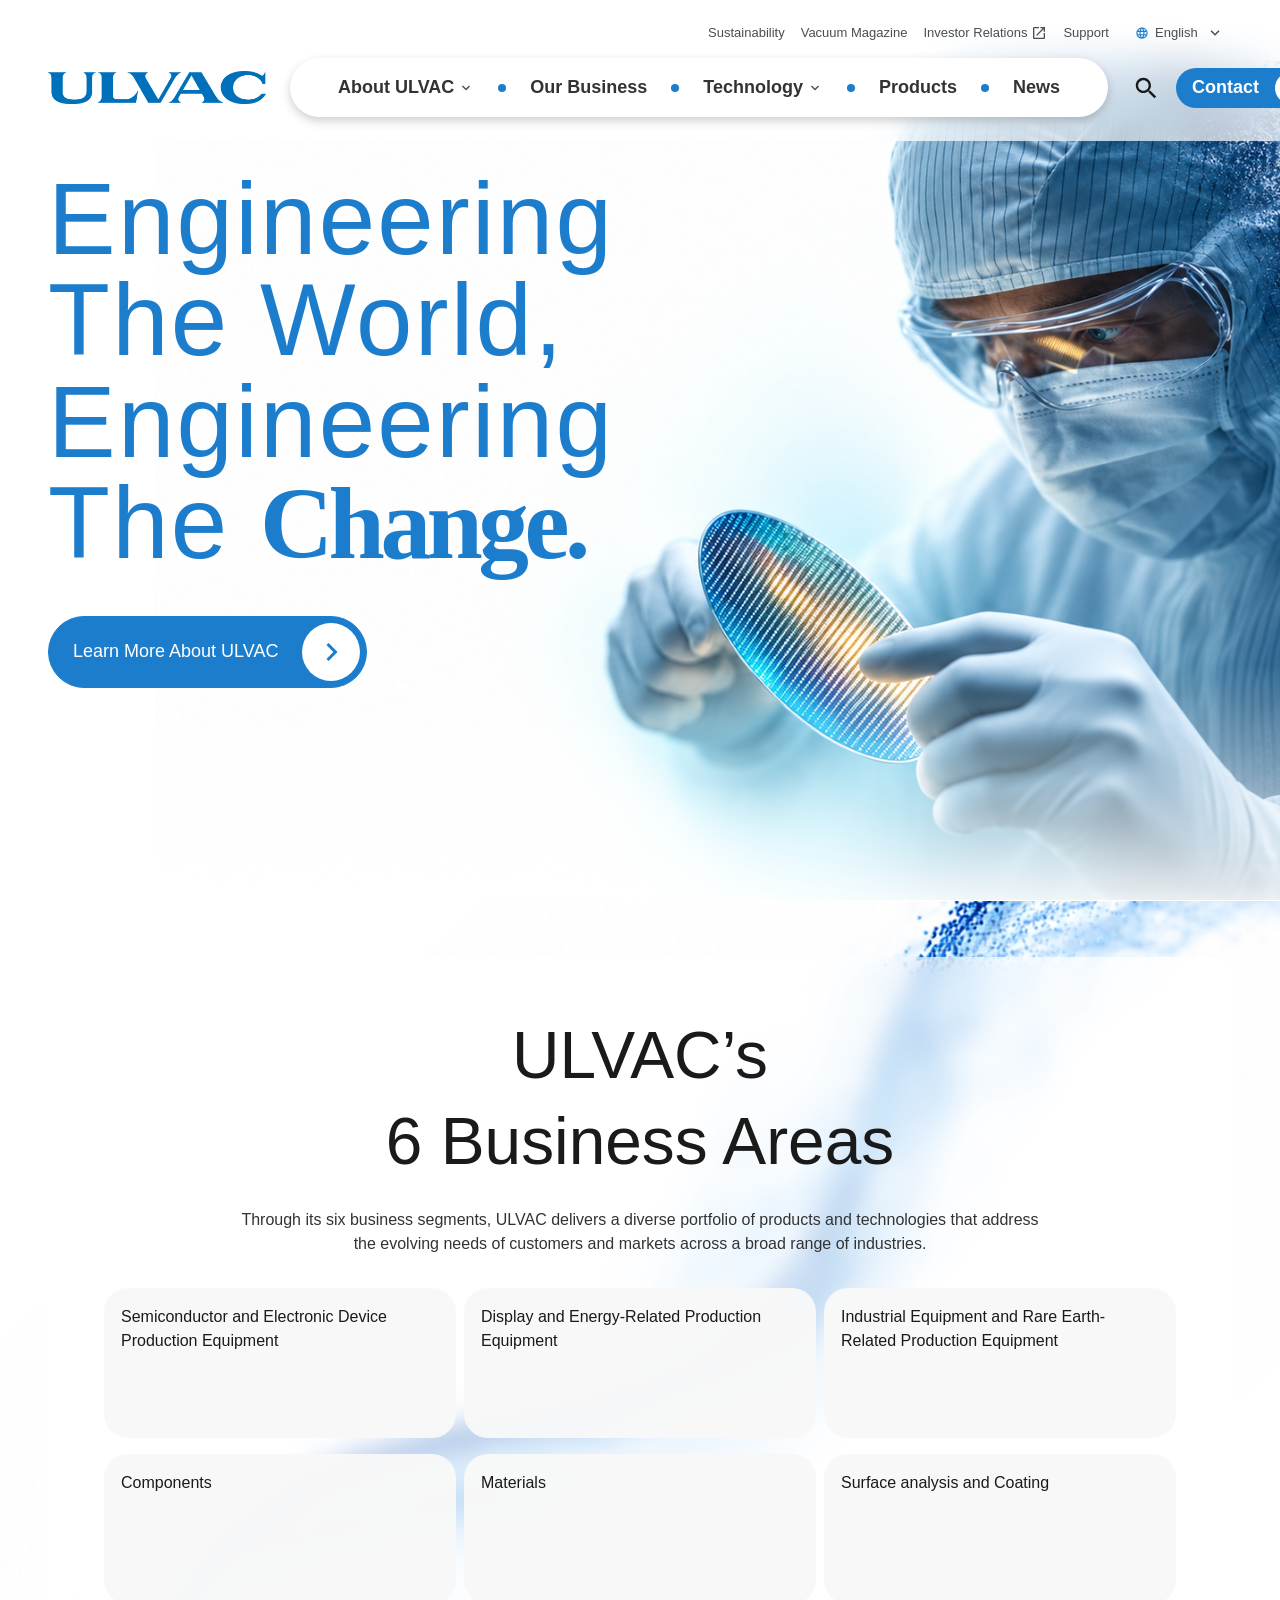
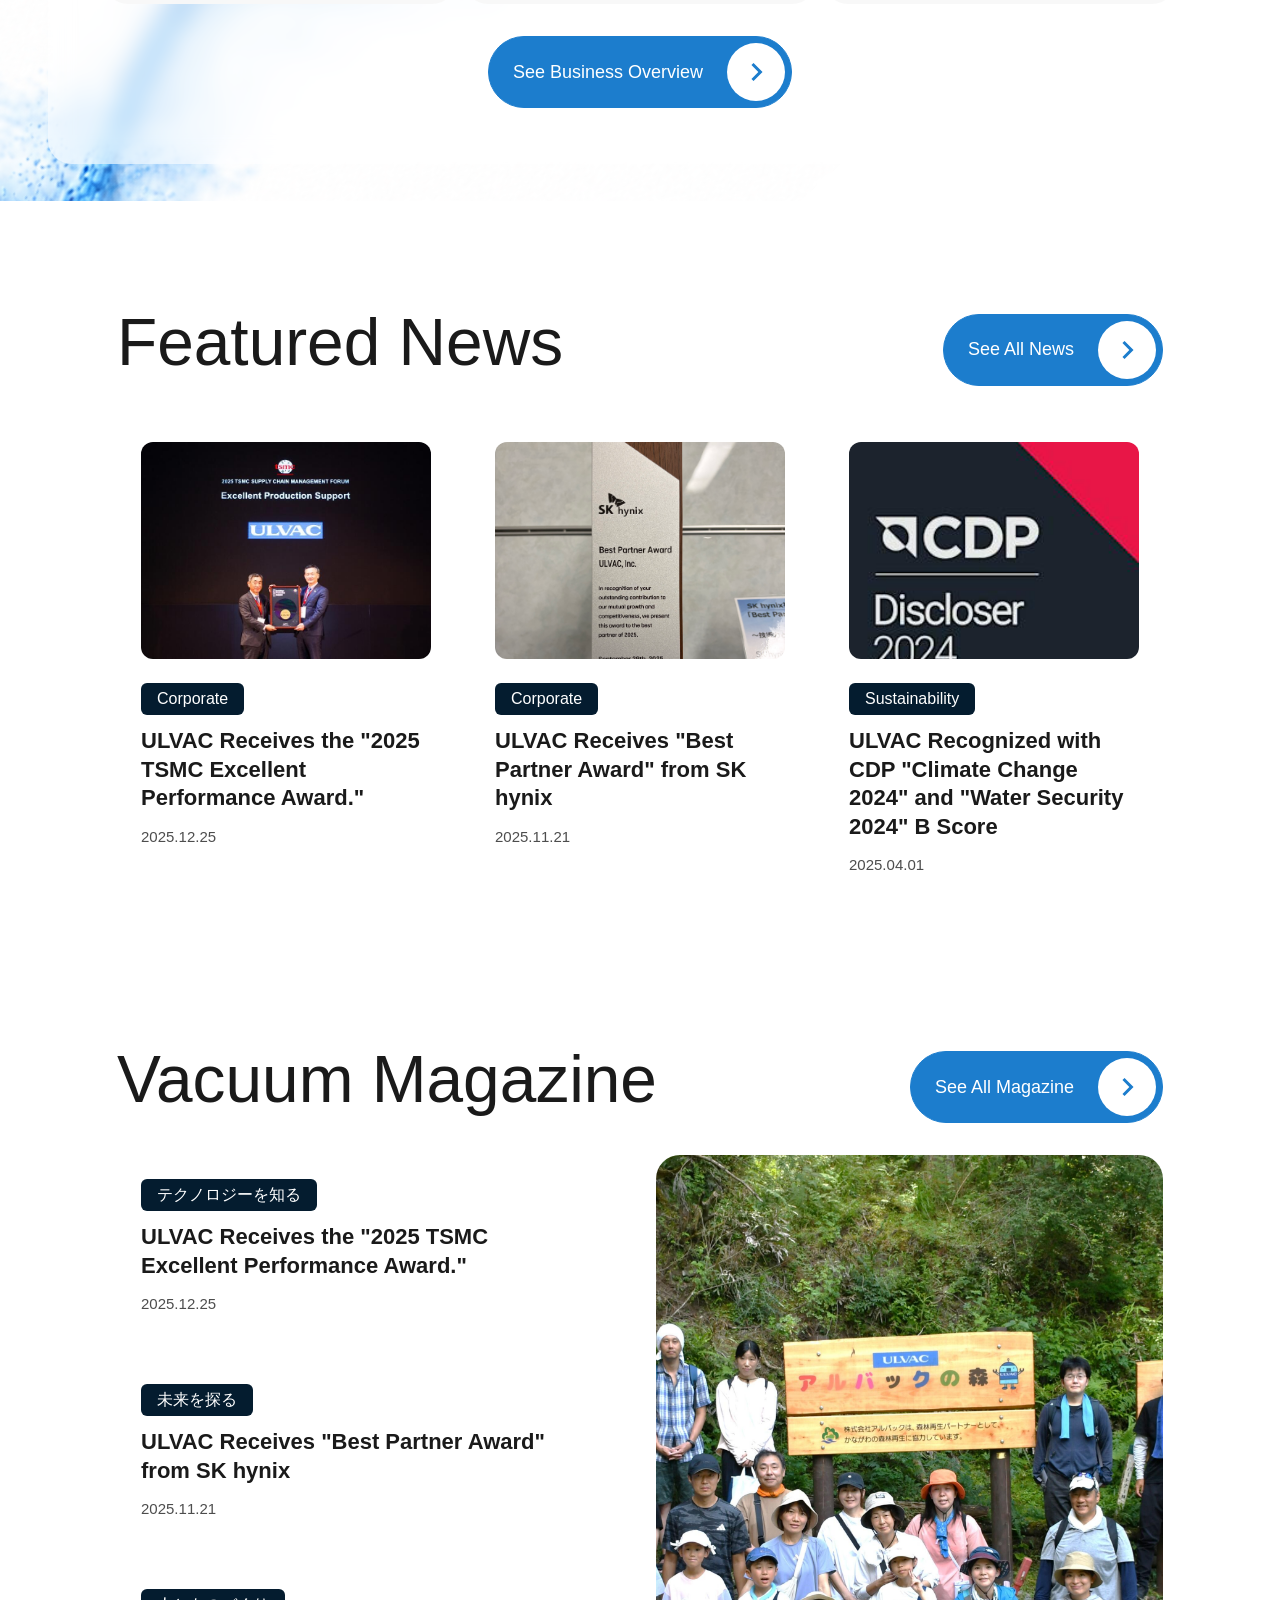
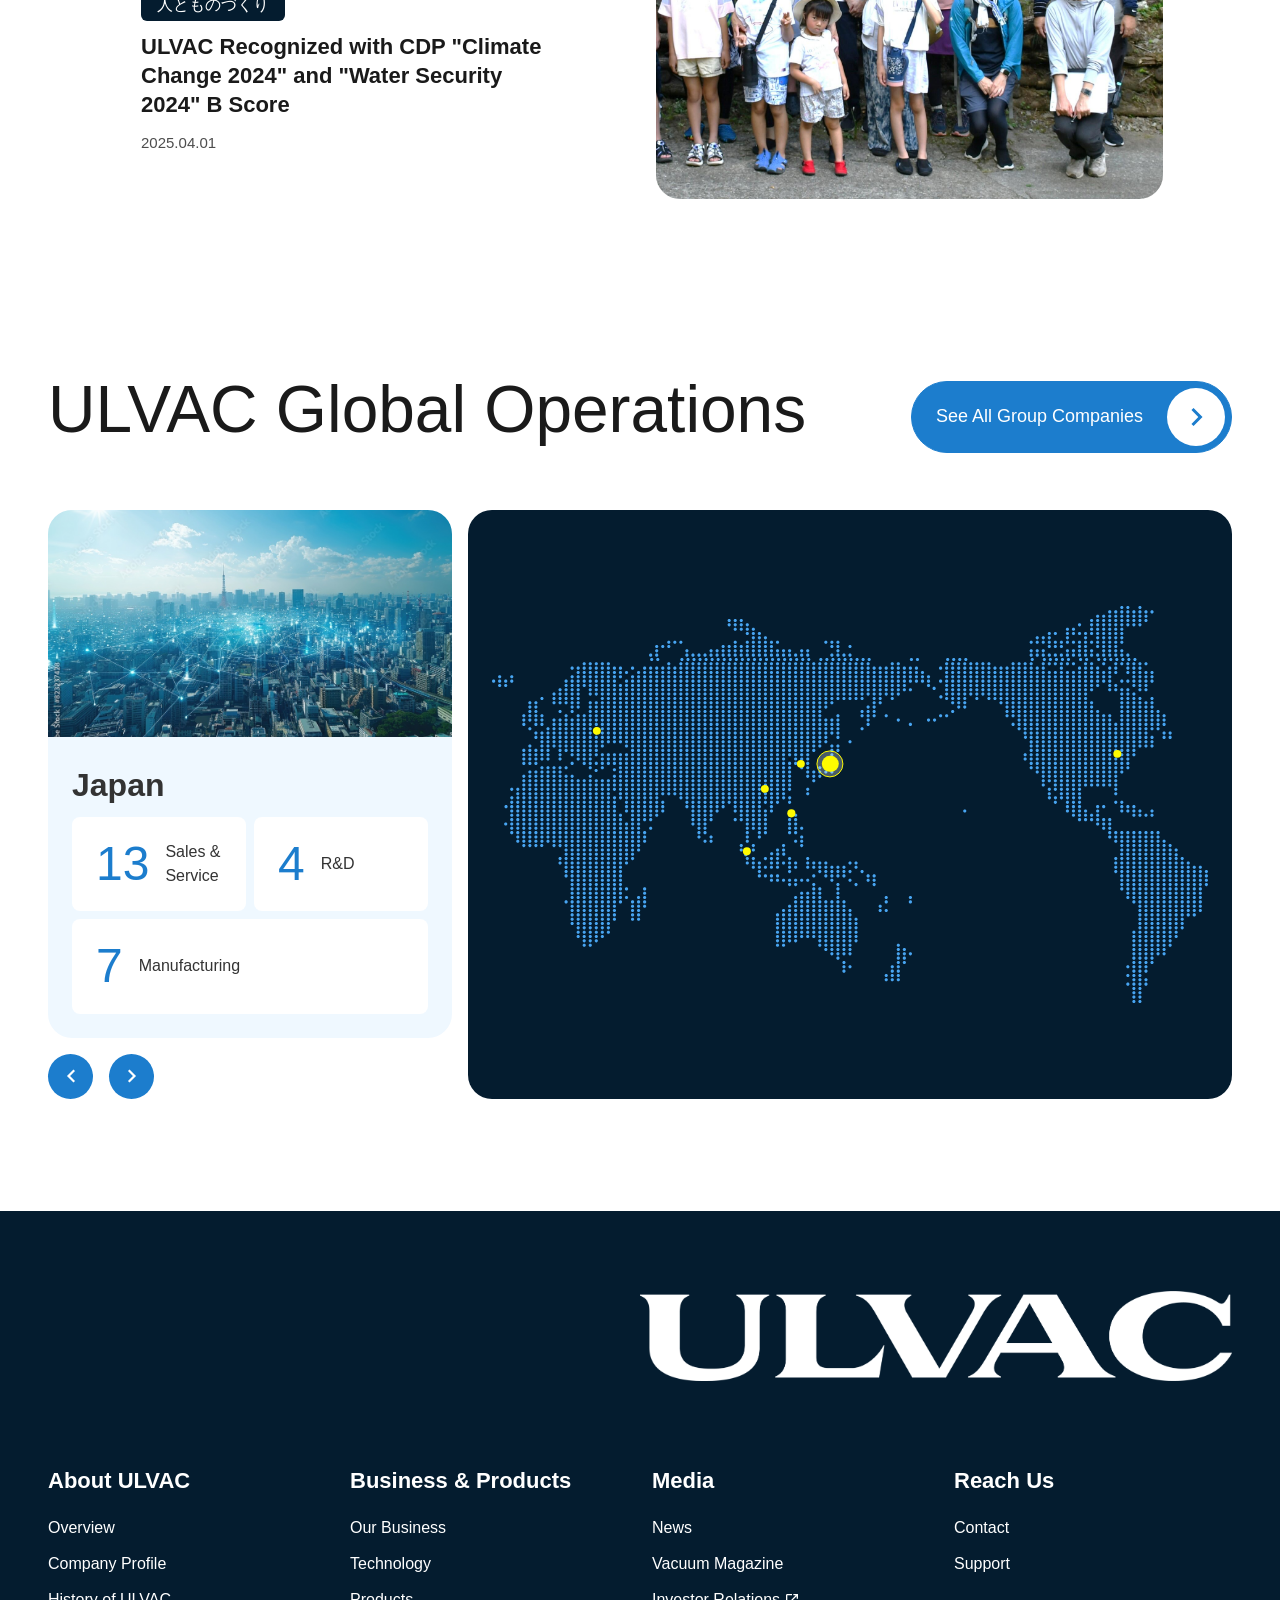
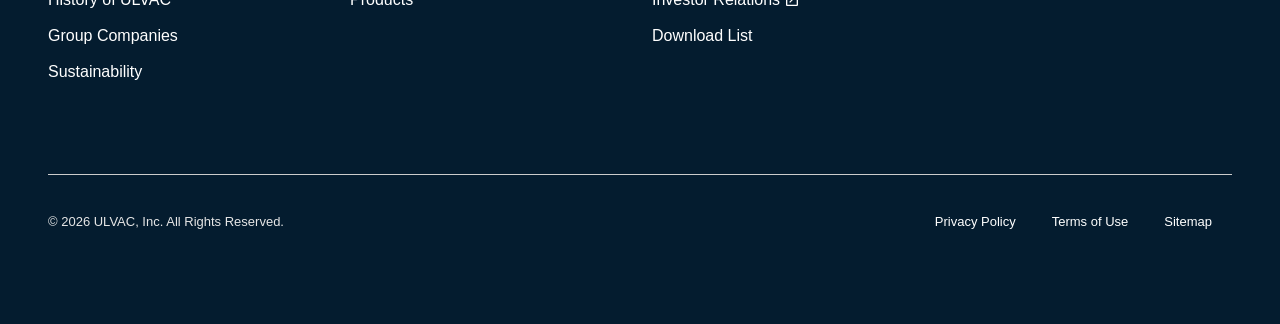
<file: index.html>
<!doctype html>
<html lang="en">
  <head>
    <!-- figma:head-start -->
    <meta charset="UTF-8" />
    <meta name="viewport" content="width=device-width, initial-scale=1.0" />
    <meta
      name="description"
      content="ULVAC engineers vacuum technologies that support industries and communities around the world."
    />
    <title>ULVAC — Engineering the World</title>
    <link rel="stylesheet" href="./css/pc.css" />
    <link rel="stylesheet" href="./css/header.css" />
    <link rel="stylesheet" href="./css/mobile.css" />
    <link rel="preload" href="./script.js" as="script" />
    <!-- figma:head-end -->
  </head>
  <body>
    <!-- figma:body-start -->
    <header class="site-header" id="site-header">
      <div class="site-header__glass">
        <div class="site-header__inner">
          <div class="utility-nav">
            <a href="#sustainability">Sustainability</a>
            <a href="./vacuum-magazine.html">Vacuum Magazine</a>
            <a class="external-link" href="#investor-relations">
              Investor Relations
              <img src="./img/site/51fd2.svg" alt="" aria-hidden="true" />
            </a>
            <a href="#support">Support</a>
            <div class="language">
              <button
                class="language__trigger"
                type="button"
                aria-expanded="false"
                aria-controls="language-menu"
              >
                <img class="language__globe" src="./img/site/header-language.svg" alt="" aria-hidden="true" />
                <span>English</span>
                <img
                  class="language__chevron"
                  src="./img/site/header-language-chevron.svg"
                  alt=""
                  aria-hidden="true"
                />
              </button>
              <div class="language__menu" id="language-menu">
                <p class="language__label">Language</p>
                <a class="language__item is-selected" href="#english">
                  English
                  <img src="./img/site/cfca9.svg" alt="" aria-hidden="true" />
                </a>
                <a class="language__item" href="#japanese">Japanese</a>
                <div class="language__divider"></div>
                <p class="language__label">Regional Sites</p>
                <a class="language__item" href="#china">China</a>
                <a class="language__item" href="#korea">Korea</a>
                <a class="language__item" href="#taiwan">Taiwan</a>
                <a class="language__item" href="#usa">USA</a>
                <a class="language__item" href="#europe">Europe</a>
                <a class="language__item" href="#southeast-asia">Southeast Asia</a>
                <div class="language__divider"></div>
                <a class="language__all" href="#group-companies">
                  All group companies
                  <img src="./img/site/816e2.svg" alt="" aria-hidden="true" />
                </a>
              </div>
            </div>
          </div>

          <div class="header-main">
            <a class="logo" href="#home" aria-label="ULVAC home">
              <img src="./img/site/b45c0.png" alt="ULVAC" />
            </a>
            <nav class="main-nav" aria-label="Main navigation">
              <button
                type="button"
                data-mega-menu="about"
                aria-expanded="false"
                aria-controls="mega-menu-about"
              >
                About ULVAC
                <span class="main-nav__icon">
                  <img
                    class="main-nav__icon-default"
                    src="./img/site/4ae75.svg"
                    alt=""
                    aria-hidden="true"
                  />
                  <img
                    class="main-nav__icon-active"
                    src="./img/site/4aeca.svg"
                    alt=""
                    aria-hidden="true"
                  />
                </span>
              </button>
              <i aria-hidden="true"></i>
              <a href="#business">Our Business</a>
              <i aria-hidden="true"></i>
              <button
                type="button"
                data-mega-menu="technology"
                aria-expanded="false"
                aria-controls="mega-menu-technology"
              >
                Technology
                <span class="main-nav__icon">
                  <img
                    class="main-nav__icon-default"
                    src="./img/site/4ae75.svg"
                    alt=""
                    aria-hidden="true"
                  />
                  <img
                    class="main-nav__icon-active"
                    src="./img/site/4aeca.svg"
                    alt=""
                    aria-hidden="true"
                  />
                </span>
              </button>
              <i aria-hidden="true"></i>
              <a href="#products">Products</a>
              <i aria-hidden="true"></i>
              <a href="./news.html">News</a>
            </nav>
            <div class="header-actions">
              <button
                class="icon-button"
                type="button"
                aria-label="Open search"
                aria-expanded="false"
                aria-controls="search-panel"
              >
                <picture class="icon-button__open">
                  <source media="(max-width: 940px)" srcset="./img/site/834f3.svg" />
                  <img src="./img/site/header-search.svg" alt="" />
                </picture>
                <img
                  class="icon-button__close"
                  src="./img/site/2cd03.svg"
                  alt=""
                  aria-hidden="true"
                />
              </button>
              <a class="contact-button" href="#contact">
                <span>Contact</span>
                <span class="contact-button__icon">
                  <img src="./img/site/header-contact-chevron.svg" alt="" aria-hidden="true" />
                </span>
              </a>
              <button
                class="mobile-menu-button"
                type="button"
                aria-label="Open menu"
                aria-expanded="false"
                aria-controls="mobile-nav"
              >
                <img
                  class="mobile-menu-button__open"
                  src="./img/site/a087a.svg"
                  alt=""
                  aria-hidden="true"
                />
                <img
                  class="mobile-menu-button__close"
                  src="./img/site/2cd03.svg"
                  alt=""
                  aria-hidden="true"
                />
              </button>
            </div>
          </div>
        </div>
      </div>

      <div class="mega-menu mega-menu--about" id="mega-menu-about" hidden>
        <p class="mega-menu__title">About ULVAC</p>
        <div class="mega-menu__grid">
          <a class="mega-menu__card" href="#overview"
            ><strong>Overview</strong><span>Top Message, Who We Are and ULVAC at a glance.</span></a
          >
          <a class="mega-menu__card" href="./company-profile.html"
            ><strong>Company Profile</strong
            ><span>Corporate data, management, organization and locations.</span></a
          >
          <a class="mega-menu__card" href="#group-companies"
            ><strong>Group Companies</strong
            ><span>39 group companies worldwide, each with a profile page.</span></a
          >
          <a class="mega-menu__card" href="#history-of-ulvac"
            ><strong>History of ULVAC</strong
            ><span>The full chronology since our founding in 1952.</span></a
          >
        </div>
      </div>

      <div class="mega-menu mega-menu--technology" id="mega-menu-technology" hidden>
        <p class="mega-menu__title">Technology</p>
        <div class="mega-menu__grid">
          <a class="mega-menu__card" href="./technology-overview.html"
            ><strong>Technology Overview</strong
            ><span>Our solutions and R&amp;D, with vacuum technology at our core.</span></a
          >
          <a class="mega-menu__card" href="./technology-solutions.html"
            ><strong>Technology Solutions</strong
            ><span
              >Find ULVAC technology by application: 27 fields from semiconductors to
              pharmaceuticals.</span
            ></a
          >
          <a class="mega-menu__card" href="#research-development"
            ><strong>Research &amp; Development</strong
            ><span>Driving innovation and co-creation with vacuum technology at our core.</span></a
          >
        </div>
      </div>

      <div class="search-panel" id="search-panel" aria-hidden="true">
        <form class="search-form" role="search">
          <input
            name="q"
            type="search"
            aria-label="Search"
            placeholder="Search products, model numbers, articles..."
            tabindex="-1"
          />
          <button type="submit" aria-label="Submit search" tabindex="-1">
            <img src="./img/site/65e20.svg" alt="" aria-hidden="true" />
          </button>
        </form>
        <div class="trending">
          <h2>Trending Topics</h2>
          <div class="trending__grid">
            <a href="#sputtering-systems"
              >Sputtering Systems <img src="./img/site/816e2.svg" alt="" aria-hidden="true"
            /></a>
            <a href="#vacuum-pumps"
              >Vacuum Pumps <img src="./img/site/816e2.svg" alt="" aria-hidden="true"
            /></a>
            <a href="#cryopumps"
              >Cryopumps <img src="./img/site/816e2.svg" alt="" aria-hidden="true"
            /></a>
            <a href="#vacuum-gauges"
              >Vacuum Gauges <img src="./img/site/816e2.svg" alt="" aria-hidden="true"
            /></a>
            <a href="#products"
              >All Products <img src="./img/site/816e2.svg" alt="" aria-hidden="true"
            /></a>
            <a href="#support"
              >Support <img src="./img/site/816e2.svg" alt="" aria-hidden="true"
            /></a>
            <a href="./vacuum-magazine.html"
              >Vacuum Magazine <img src="./img/site/816e2.svg" alt="" aria-hidden="true"
            /></a>
            <a href="#overview"
              >Company Overview <img src="./img/site/816e2.svg" alt="" aria-hidden="true"
            /></a>
            <a href="#sales-service-network"
              >Sales &amp; Service Network
              <img src="./img/site/816e2.svg" alt="" aria-hidden="true"
            /></a>
          </div>
        </div>
      </div>

      <nav class="mobile-nav" id="mobile-nav" aria-label="Mobile navigation">
        <div class="mobile-nav__primary">
          <div class="mobile-nav__group">
            <button
              class="mobile-nav__trigger"
              type="button"
              aria-expanded="false"
              aria-controls="mobile-about"
            >
              <span>About ULVAC</span>
              <img class="mobile-nav__chevron-down" src="./img/site/a34da.svg" alt="" aria-hidden="true" />
              <img class="mobile-nav__chevron-up" src="./img/site/2c902.svg" alt="" aria-hidden="true" />
            </button>
            <div class="mobile-nav__submenu" id="mobile-about">
              <a href="#overview">
                <span><strong>Overview</strong><small>Top Message, Who We Are and ULVAC at a glance.</small></span>
                <img src="./img/site/85260.svg" alt="" aria-hidden="true" />
              </a>
              <a href="./company-profile.html">
                <span><strong>Company Profile</strong><small>Corporate data, management, organization and locations.</small></span>
                <img src="./img/site/85260.svg" alt="" aria-hidden="true" />
              </a>
              <a href="#group-companies">
                <span><strong>Group Companies</strong><small>39 group companies worldwide, each with a profile page.</small></span>
                <img src="./img/site/85260.svg" alt="" aria-hidden="true" />
              </a>
              <a href="#history-of-ulvac">
                <span><strong>History of ULVAC</strong><small>The full chronology since our founding in 1952.</small></span>
                <img src="./img/site/85260.svg" alt="" aria-hidden="true" />
              </a>
            </div>
          </div>
          <a class="mobile-nav__link" href="#business">Our Business</a>
          <div class="mobile-nav__group">
            <button
              class="mobile-nav__trigger"
              type="button"
              aria-expanded="false"
              aria-controls="mobile-technology"
            >
              <span>Technology</span>
              <img class="mobile-nav__chevron-down" src="./img/site/a34da.svg" alt="" aria-hidden="true" />
              <img class="mobile-nav__chevron-up" src="./img/site/2c902.svg" alt="" aria-hidden="true" />
            </button>
            <div class="mobile-nav__submenu" id="mobile-technology">
              <a href="./technology-overview.html">
                <span><strong>Technology Overview</strong><small>Our solutions and R&amp;D, with vacuum technology at our core.</small></span>
                <img src="./img/site/85260.svg" alt="" aria-hidden="true" />
              </a>
              <a href="./technology-solutions.html">
                <span><strong>Technology Solutions</strong><small>Find ULVAC technology by application: 27 fields from semiconductors to pharmaceuticals.</small></span>
                <img src="./img/site/85260.svg" alt="" aria-hidden="true" />
              </a>
              <a href="#research-development">
                <span><strong>Research &amp; Development</strong><small>Driving innovation and co-creation with vacuum technology at our core.</small></span>
                <img src="./img/site/85260.svg" alt="" aria-hidden="true" />
              </a>
            </div>
          </div>
          <a class="mobile-nav__link" href="#products">Products</a>
          <a class="mobile-nav__link" href="./news.html">News</a>
        </div>

        <div class="mobile-nav__utility">
          <a href="#sustainability">Sustainability</a>
          <a href="./vacuum-magazine.html">Vacuum Magazine</a>
          <a href="#investor-relations">Investor Relations</a>
          <a href="#support">Support</a>
          <div class="mobile-language">
            <button
              class="mobile-language__trigger"
              type="button"
              aria-expanded="false"
              aria-controls="mobile-language-menu"
            >
              <span>
                <img src="./img/site/fb492.svg" alt="" aria-hidden="true" />
                English
              </span>
              <img class="mobile-language__chevron" src="./img/site/47013.svg" alt="" aria-hidden="true" />
            </button>
            <div class="mobile-language__menu" id="mobile-language-menu">
              <p>Language</p>
              <a class="is-selected" href="#english">English <img src="./img/site/cfca9.svg" alt="" aria-hidden="true" /></a>
              <a href="#japanese">Japanese</a>
              <hr />
              <p>Regional Sites</p>
              <a href="#china">China</a>
              <a href="#korea">Korea</a>
              <a href="#taiwan">Taiwan</a>
              <a href="#usa">USA</a>
              <a href="#europe">Europe</a>
              <a href="#southeast-asia">Southeast Asia</a>
              <hr />
              <a class="mobile-language__all" href="#group-companies">
                All group companies
                <img src="./img/site/816e2.svg" alt="" aria-hidden="true" />
              </a>
            </div>
          </div>
        </div>
      </nav>
    </header>

    <main>
      <section class="hero" id="home" aria-labelledby="hero-title">
        <div class="hero__content">
          <h1 class="hero__title" id="hero-title">
            <span class="hero__line">Engineering</span><br />
            <span class="hero__line">The World,</span><br />
            <span class="hero__line">Engineering</span><br />
            <span class="hero__line">The <em>Change.</em></span>
          </h1>
          <a class="button button--large" href="#about">
            Learn More About ULVAC
            <span class="button__icon"><img src="./img/site/b1db2.svg" alt="" /></span>
          </a>
        </div>
        <div class="hero__media">
          <img
            class="hero__image"
            src="./img/6f0bc.png"
            alt="Engineer examining a precision wafer in a clean room"
          />
          <div class="particle-field hero__particle-field" aria-hidden="true"></div>
          <picture class="hero__wave-picture">
            <source media="(max-width: 768px)" srcset="./img/site/2eb7e.svg" />
            <img class="hero__wave" src="./img/site/0b865.svg" alt="" />
          </picture>
        </div>
      </section>

      <div class="story-content">
      <div class="story-movie" aria-hidden="true">
        <div class="story-movie__sticky">
          <video
            class="story-movie__video"
            preload="none"
            loop
            muted
            playsinline
            poster="./img/site/home-particle-poster.png"
          >
            <source src="./img/site/home-index.mp4" type="video/mp4" />
          </video>
          <div class="particle-field story-movie__particles"></div>
        </div>
      </div>

      <section class="business section-shell" id="business" aria-labelledby="business-title">
        <div class="business__panel glass-panel">
          <header class="section-intro">
            <h2 id="business-title">ULVAC’s<br />6 Business Areas</h2>
            <p>
              Through its six business segments, ULVAC delivers a diverse portfolio of products and
              technologies that address the evolving needs of customers and markets across a broad
              range of industries.
            </p>
          </header>
          <div
            class="business__grid"
            role="region"
            aria-label="ULVAC business areas"
            tabindex="0"
          >
            <a class="business-card" href="#semiconductor">
              <span class="business-card__media" aria-hidden="true">
                <img class="business-card__image" src="./img/site/12d40.png" alt="" />
              </span>
              <span>Semiconductor and Electronic Device Production Equipment</span>
            </a>
            <a class="business-card" href="#display">
              <span class="business-card__media" aria-hidden="true">
                <img class="business-card__image" src="./img/site/0de5a.png" alt="" />
              </span>
              <span>Display and Energy-Related Production Equipment</span>
            </a>
            <a class="business-card" href="#industrial">
              <span class="business-card__media" aria-hidden="true">
                <img class="business-card__image" src="./img/site/f2300.png" alt="" />
              </span>
              <span>Industrial Equipment and Rare Earth-Related Production Equipment</span>
            </a>
            <a class="business-card" href="#components">
              <span class="business-card__media" aria-hidden="true">
                <img class="business-card__image" src="./img/site/1b0ba.png" alt="" />
              </span>
              <span>Components</span>
            </a>
            <a class="business-card" href="#materials">
              <span class="business-card__media" aria-hidden="true">
                <img class="business-card__image" src="./img/site/65f23.png" alt="" />
              </span>
              <span>Materials</span>
            </a>
            <a class="business-card" href="#surface">
              <span class="business-card__media" aria-hidden="true">
                <img class="business-card__image" src="./img/site/9460b.png" alt="" />
              </span>
              <span>Surface analysis and Coating</span>
            </a>
            <a class="business-card business-card--clone" href="#components" aria-hidden="true" tabindex="-1">
              <span class="business-card__media" aria-hidden="true">
                <img class="business-card__image" src="./img/site/1b0ba.png" alt="" />
              </span>
              <span>Components</span>
            </a>
          </div>
          <a class="button button--large" href="#products">
            See Business Overview
            <span class="button__icon"><img src="./img/site/b1db2.svg" alt="" /></span>
          </a>
        </div>
      </section>

      <section class="content-section section-shell" id="news" aria-labelledby="news-title">
        <div class="content-section__panel glass-panel">
          <header class="section-heading">
            <h2 id="news-title">Featured<br class="heading-mobile-break" /> News</h2>
            <a class="button button--large" href="./news.html">
              See All News
              <span class="button__icon"><img src="./img/12332.svg" alt="" /></span>
            </a>
          </header>
          <div class="news-grid">
            <article class="news-card">
              <picture>
                <source media="(max-width: 768px)" srcset="./img/news-tsmc-mobile.png" />
                <img class="news-card__image" src="./img/news-tsmc.png" alt="" />
              </picture>
              <div class="news-card__body">
                <span class="tag">Corporate</span>
                <h3>ULVAC Receives the "2025 TSMC Excellent Performance Award."</h3>
                <time datetime="2025-12-25">2025.12.25</time>
              </div>
              <span class="news-card__icon"
                ><svg class="card-chevron" viewBox="0 0 24 24" aria-hidden="true">
                  <path d="M9.705 6 8.295 7.41 12.875 12l-4.58 4.59L9.705 18l6-6-6-6Z" /></svg
              ></span>
            </article>
            <article class="news-card">
              <picture>
                <source media="(max-width: 768px)" srcset="./img/news-skhynix-mobile.png" />
                <img class="news-card__image" src="./img/news-skhynix.png" alt="" />
              </picture>
              <div class="news-card__body">
                <span class="tag">Corporate</span>
                <h3>ULVAC Receives "Best Partner Award" from SK hynix</h3>
                <time datetime="2025-11-21">2025.11.21</time>
              </div>
              <span class="news-card__icon"
                ><svg class="card-chevron" viewBox="0 0 24 24" aria-hidden="true">
                  <path d="M9.705 6 8.295 7.41 12.875 12l-4.58 4.59L9.705 18l6-6-6-6Z" /></svg
              ></span>
            </article>
            <article class="news-card">
              <picture>
                <source media="(max-width: 768px)" srcset="./img/news-cdp-mobile.png" />
                <img class="news-card__image" src="./img/news-cdp.png" alt="" />
              </picture>
              <div class="news-card__body">
                <span class="tag">Sustainability</span>
                <h3>
                  ULVAC Recognized with CDP "Climate Change 2024" and "Water Security 2024" B Score
                </h3>
                <time datetime="2025-04-01">2025.04.01</time>
              </div>
              <span class="news-card__icon"
                ><svg class="card-chevron" viewBox="0 0 24 24" aria-hidden="true">
                  <path d="M9.705 6 8.295 7.41 12.875 12l-4.58 4.59L9.705 18l6-6-6-6Z" /></svg
              ></span>
            </article>
          </div>
        </div>
      </section>

      <section class="content-section section-shell" id="magazine" aria-labelledby="magazine-title">
        <div class="content-section__panel glass-panel">
          <header class="section-heading">
            <h2 id="magazine-title">Vacuum<br class="heading-mobile-break" /> Magazine</h2>
            <a class="button button--large" href="./vacuum-magazine.html">
              See All Magazine
              <span class="button__icon"><img src="./img/12332.svg" alt="" /></span>
            </a>
          </header>
          <div class="magazine">
            <div class="magazine__list">
              <article class="magazine-item">
                <img class="magazine-item__image" src="./img/magazine-feature-mobile.png" alt="" loading="lazy" />
                <div class="magazine-item__copy">
                  <span class="tag" lang="ja">テクノロジーを知る</span>
                  <h3>ULVAC Receives the "2025 TSMC Excellent Performance Award."</h3>
                  <time datetime="2025-12-25">2025.12.25</time>
                </div>
                <span class="magazine-item__icon"
                  ><svg class="card-chevron" viewBox="0 0 24 24" aria-hidden="true">
                    <path d="M9.705 6 8.295 7.41 12.875 12l-4.58 4.59L9.705 18l6-6-6-6Z" /></svg
                ></span>
              </article>
              <article class="magazine-item">
                <img class="magazine-item__image" src="./img/magazine-thumbnail-mobile.png" alt="" loading="lazy" />
                <div class="magazine-item__copy">
                  <span class="tag" lang="ja">未来を探る</span>
                  <h3>ULVAC Receives "Best Partner Award" from SK hynix</h3>
                  <time datetime="2025-11-21">2025.11.21</time>
                </div>
                <span class="magazine-item__icon"
                  ><svg class="card-chevron" viewBox="0 0 24 24" aria-hidden="true">
                    <path d="M9.705 6 8.295 7.41 12.875 12l-4.58 4.59L9.705 18l6-6-6-6Z" /></svg
                ></span>
              </article>
              <article class="magazine-item">
                <img class="magazine-item__image" src="./img/magazine-thumbnail-mobile.png" alt="" loading="lazy" />
                <div class="magazine-item__copy">
                  <span class="tag" lang="ja">人とものづくり</span>
                  <h3>
                    ULVAC Recognized with CDP "Climate Change 2024" and "Water Security 2024" B Score
                  </h3>
                  <time datetime="2025-04-01">2025.04.01</time>
                </div>
                <span class="magazine-item__icon"
                  ><svg class="card-chevron" viewBox="0 0 24 24" aria-hidden="true">
                    <path d="M9.705 6 8.295 7.41 12.875 12l-4.58 4.59L9.705 18l6-6-6-6Z" /></svg
                ></span>
              </article>
            </div>
            <img
              class="magazine__image"
              src="./img/vacuum-magazine.png"
              alt="Precision vacuum engineering equipment"
            />
          </div>
        </div>
      </section>
      <div class="ULVAC-last">
      <section class="operations section-shell" aria-labelledby="operations-title">
        <header class="section-heading">
          <h2 id="operations-title">ULVAC Global Operations</h2>
          <a class="button button--large" href="#group-companies">
            See All Group Companies
            <span class="button__icon"><img src="./img/site/b1db2.svg" alt="" /></span>
          </a>
        </header>
        <div class="operations__content">
          <div class="country-carousel">
            <div class="country-carousel__viewport"><div class="country-carousel__slide">
            <article class="country-card" aria-live="polite">
              <img src="./img/4173a.png" alt="Tokyo skyline illuminated at night" />
              <div class="country-card__body">
                <h3>Japan</h3>
                <dl>
                  <div>
                    <dt>Sales &amp; Service</dt>
                    <dd>35</dd>
                  </div>
                  <div>
                    <dt>R&amp;D</dt>
                    <dd>4</dd>
                  </div>
                  <div>
                    <dt>Manufacturing</dt>
                    <dd>11</dd>
                  </div>
                </dl>
              </div>
            </article>
            </div></div>
            <div class="country-carousel__controls">
              <button
                class="country-carousel__previous"
                type="button"
                data-direction="-1"
                aria-label="Previous location"
              >
                <img src="./img/site/cd6a5.svg" alt="" />
              </button>
              <button type="button" data-direction="1" aria-label="Next location">
                <img src="./img/site/cd6a5.svg" alt="" />
              </button>
            </div>
          </div>
          <div class="world-map" aria-label="Interactive map of ULVAC global operations">
            <div class="world-map__canvas">
              <img src="./img/site/9f76e.svg" alt="World map showing ULVAC locations" />
              <button
                class="world-map__pin world-map__pin--1"
                data-location="0"
                type="button"
                aria-label="Asia Pacific"
              >
                <img class="world-map__pin-default" src="./img/site/dc791.svg" alt="" />
                <img class="world-map__pin-active" src="./img/site/fbcab.svg" alt="" />
              </button>
              <button
                class="world-map__pin world-map__pin--2 is-active"
                data-location="0"
                type="button"
                aria-label="Japan"
              >
                <img class="world-map__pin-default" src="./img/site/dc791.svg" alt="" />
                <img class="world-map__pin-active" src="./img/site/fbcab.svg" alt="" />
              </button>
              <button
                class="world-map__pin world-map__pin--3"
                data-location="1"
                type="button"
                aria-label="Europe"
              >
                <img class="world-map__pin-default" src="./img/site/dc791.svg" alt="" />
                <img class="world-map__pin-active" src="./img/site/fbcab.svg" alt="" />
              </button>
              <button
                class="world-map__pin world-map__pin--4"
                data-location="1"
                type="button"
                aria-label="Middle East"
              >
                <img class="world-map__pin-default" src="./img/site/dc791.svg" alt="" />
                <img class="world-map__pin-active" src="./img/site/fbcab.svg" alt="" />
              </button>
              <button
                class="world-map__pin world-map__pin--5"
                data-location="1"
                type="button"
                aria-label="Africa"
              >
                <img class="world-map__pin-default" src="./img/site/dc791.svg" alt="" />
                <img class="world-map__pin-active" src="./img/site/fbcab.svg" alt="" />
              </button>
              <button
                class="world-map__pin world-map__pin--6"
                data-location="1"
                type="button"
                aria-label="Central Europe"
              >
                <img class="world-map__pin-default" src="./img/site/dc791.svg" alt="" />
                <img class="world-map__pin-active" src="./img/site/fbcab.svg" alt="" />
              </button>
              <button
                class="world-map__pin world-map__pin--7"
                data-location="2"
                type="button"
                aria-label="Americas"
              >
                <img class="world-map__pin-default" src="./img/site/dc791.svg" alt="" />
                <img class="world-map__pin-active" src="./img/site/fbcab.svg" alt="" />
              </button>
            </div>
          </div>
        </div>
      </section>
      </div>
      </div>
    </main>

    <footer class="footer">
      <div class="footer__inner">
        <img class="footer__logo" src="./img/94890.png" alt="ULVAC" />
        <nav class="footer__nav" aria-label="Footer navigation">
          <div>
            <h2><a href="#">About ULVAC</a></h2>
            <a href="./about.html">Overview</a><a href="./company-profile.html">Company Profile</a><a href="#">History of ULVAC</a
            ><a href="#">Group Companies</a><a href="#">Sustainability</a>
          </div>
          <div>
            <h2><a href="#">Business &amp; Products</a></h2>
            <a href="#">Our Business</a><a href="./technology-overview.html">Technology</a><a href="#">Products</a>
          </div>
          <div>
            <h2><a href="#">Media</a></h2>
            <a href="./news.html">News</a><a href="./vacuum-magazine.html">Vacuum Magazine</a><a href="#">Investor Relations <img class="footer__external-icon" src="./img/footer-external-link.svg" width="16" height="16" alt="" /></a
            ><a href="#">Download List</a>
          </div>
          <div>
            <h2><a href="#">Reach Us</a></h2>
            <a href="#">Contact</a><a href="#">Support</a>
          </div>
        </nav>
        <div class="footer__legal">
          <p>© 2026 ULVAC, Inc. All Rights Reserved.</p>
          <nav aria-label="Legal">
            <a href="#">Privacy Policy</a><a href="#">Terms of Use</a><a href="#">Sitemap</a>
          </nav>
        </div>
      </div>
    </footer>
    <!-- 使用普通脚本，使页面通过 file:// 打开时也能加载交互。 -->
    <script src="./script.js" defer></script>
    <!-- figma:body-end -->
  </body>
</html>
</file>
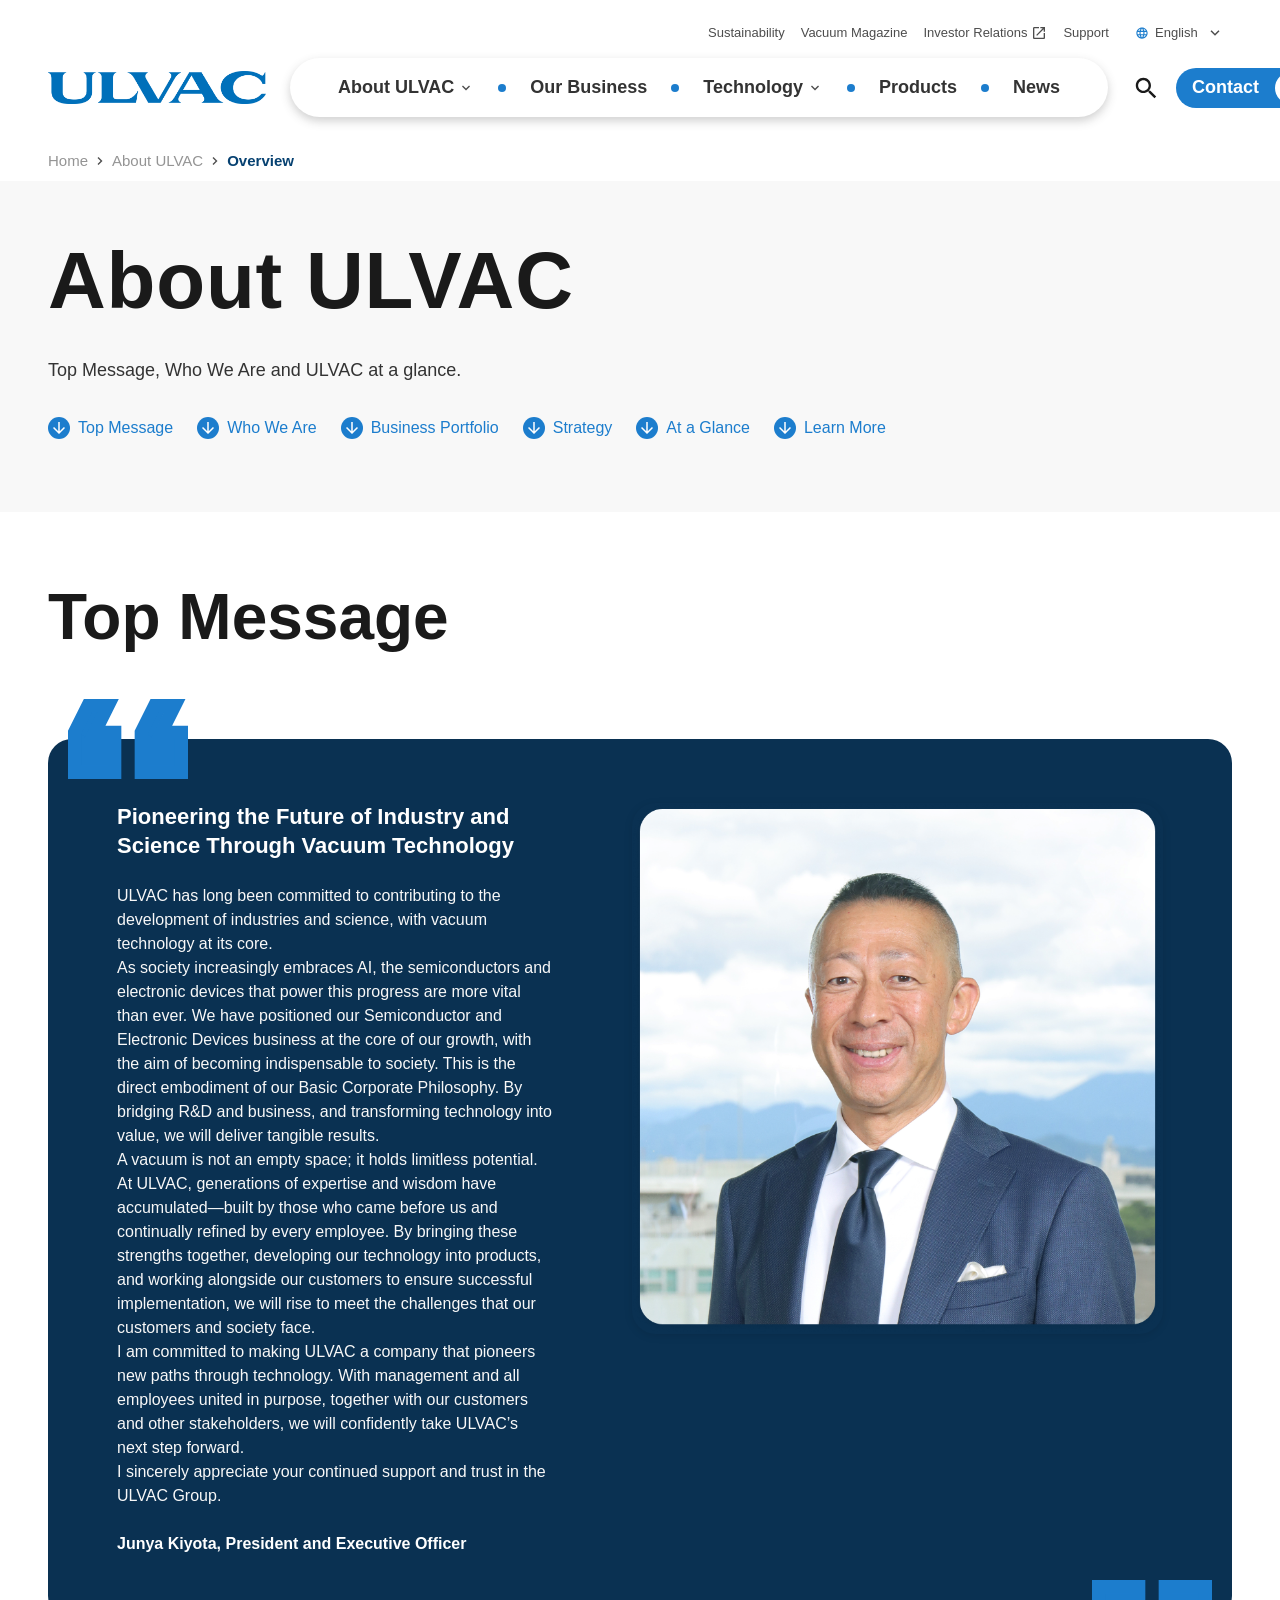
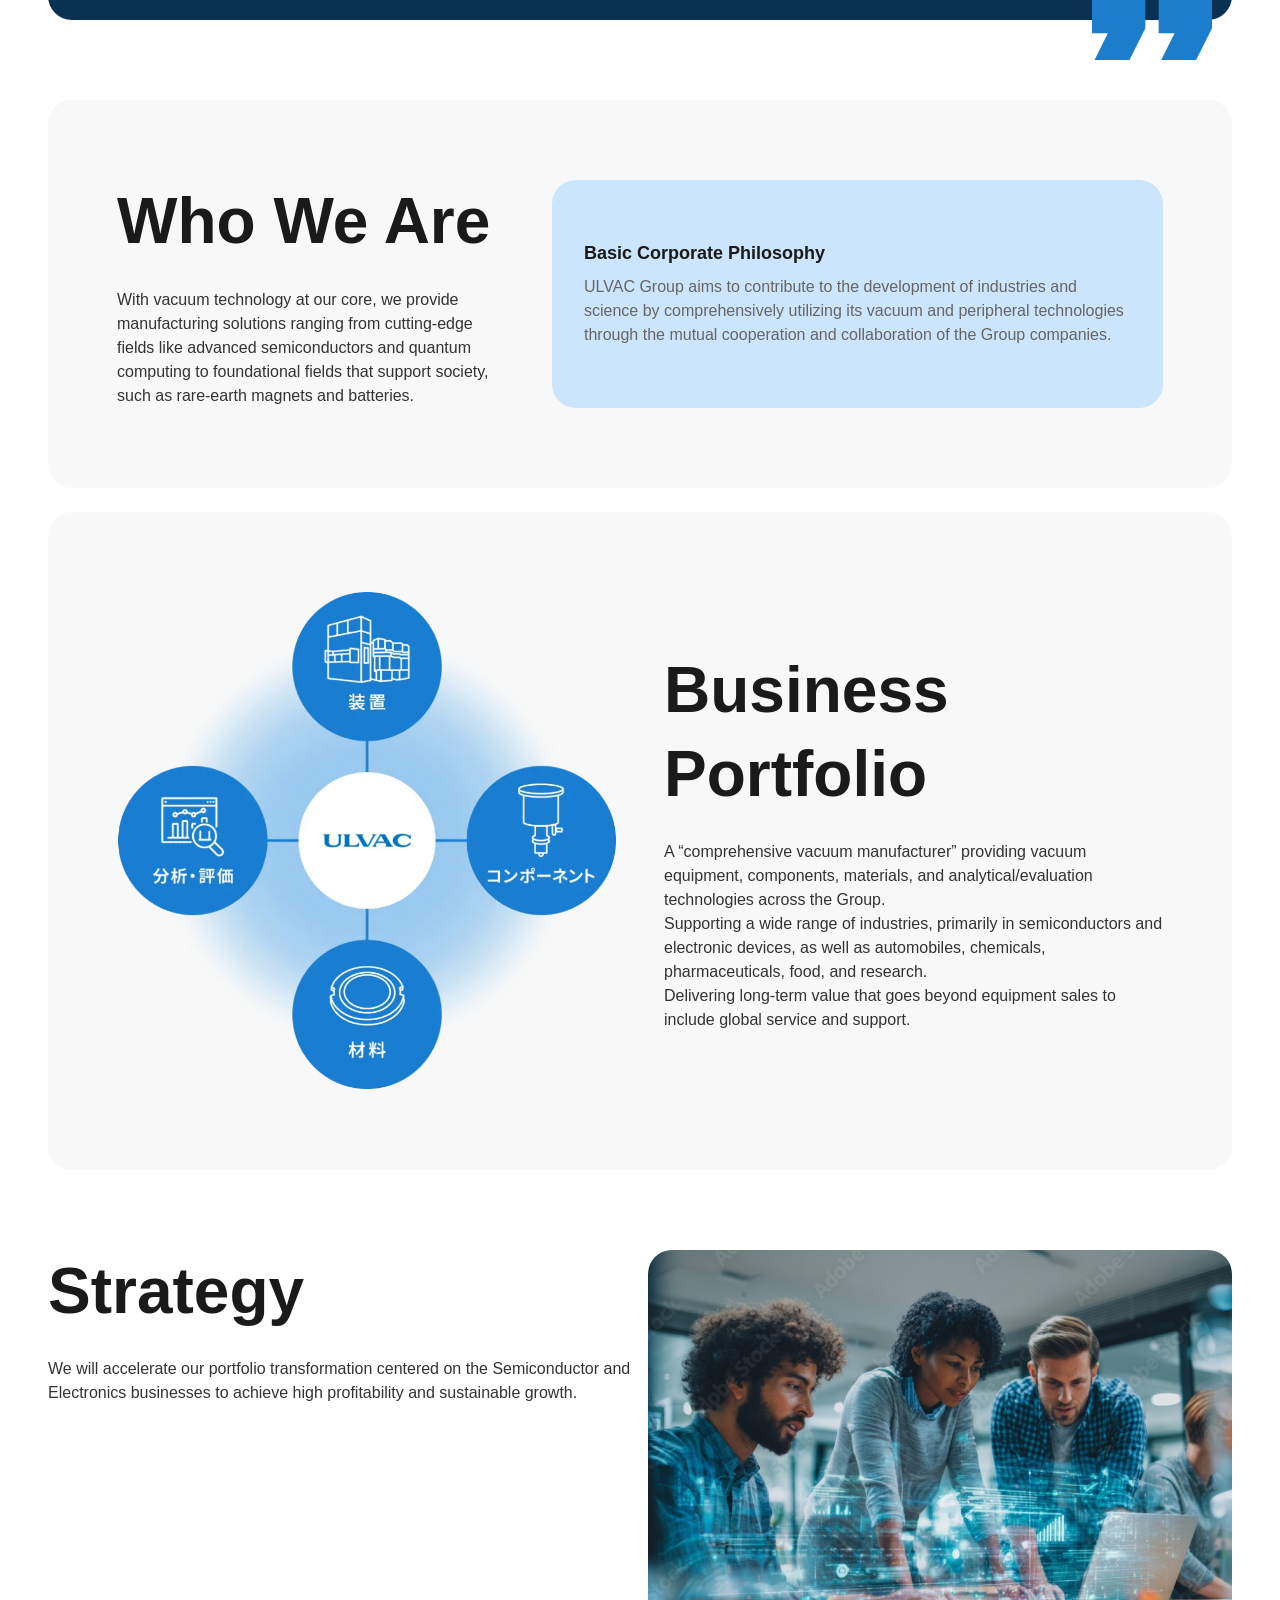
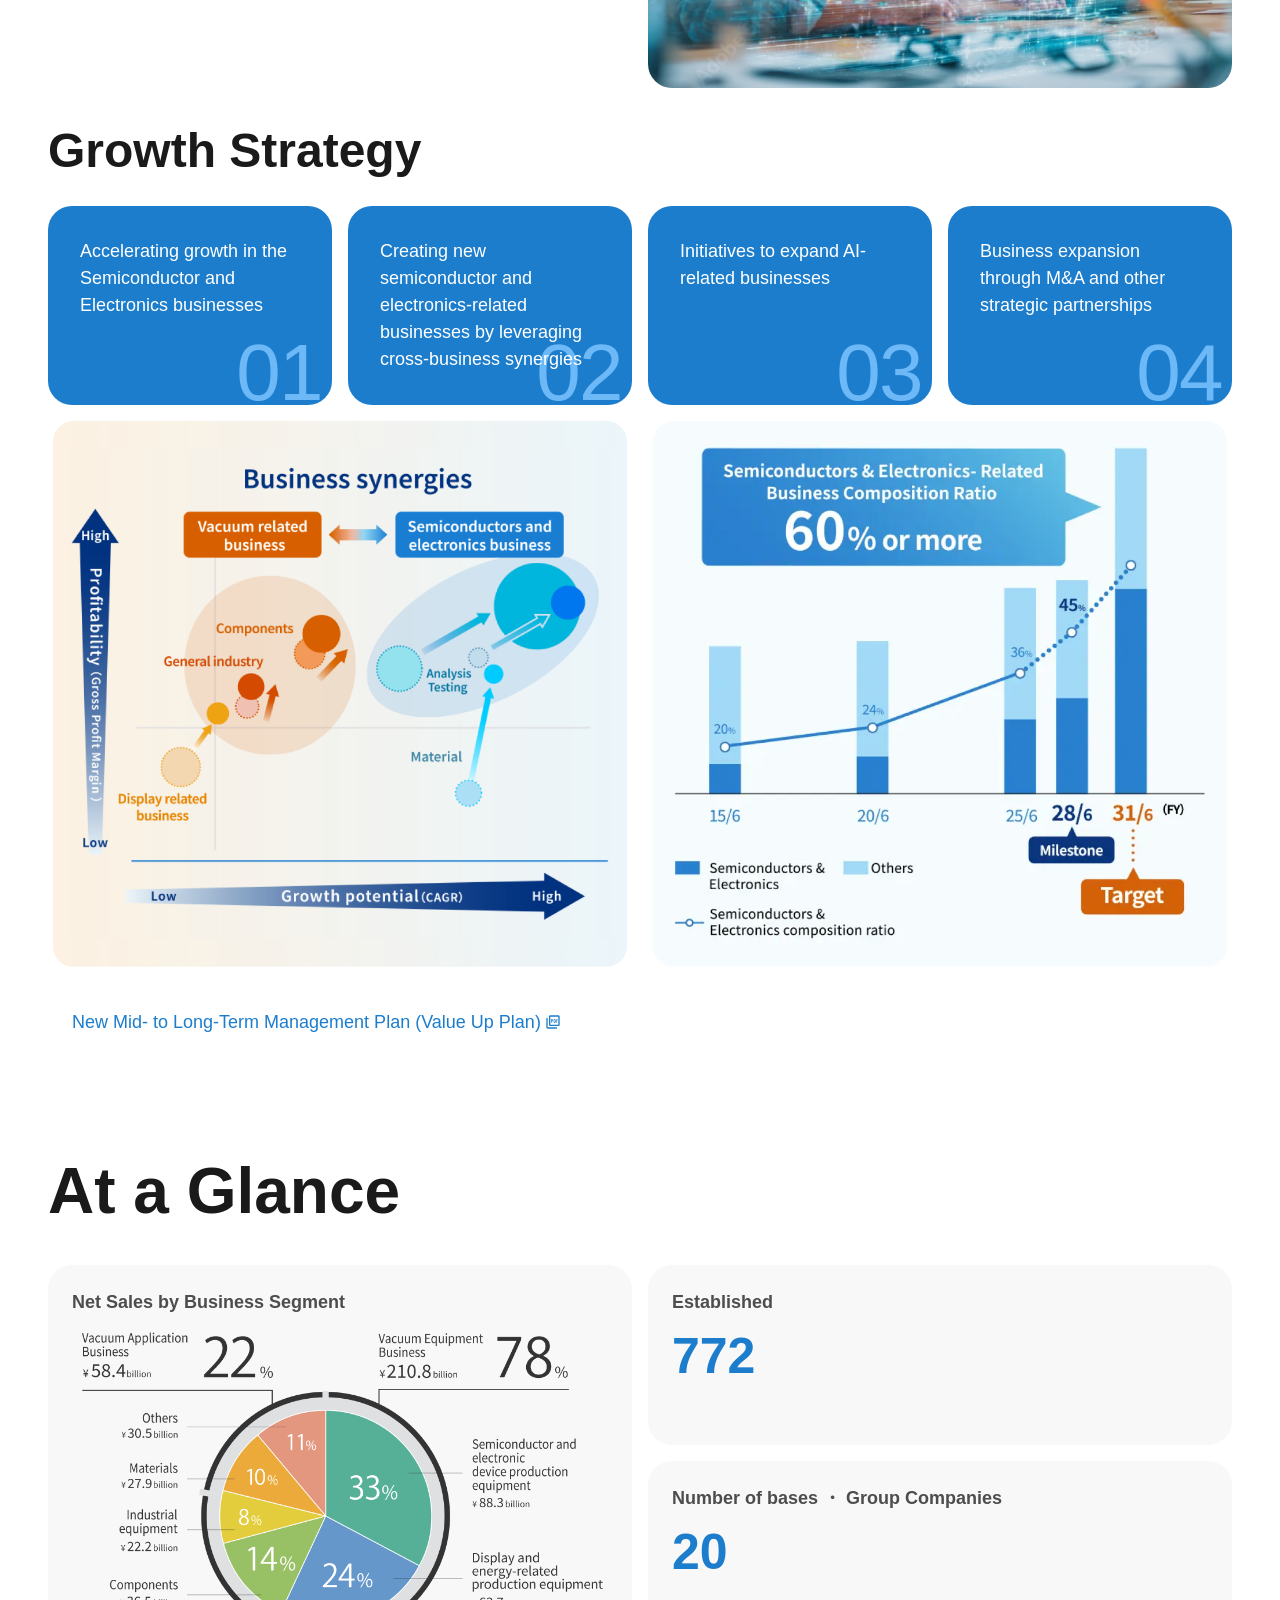
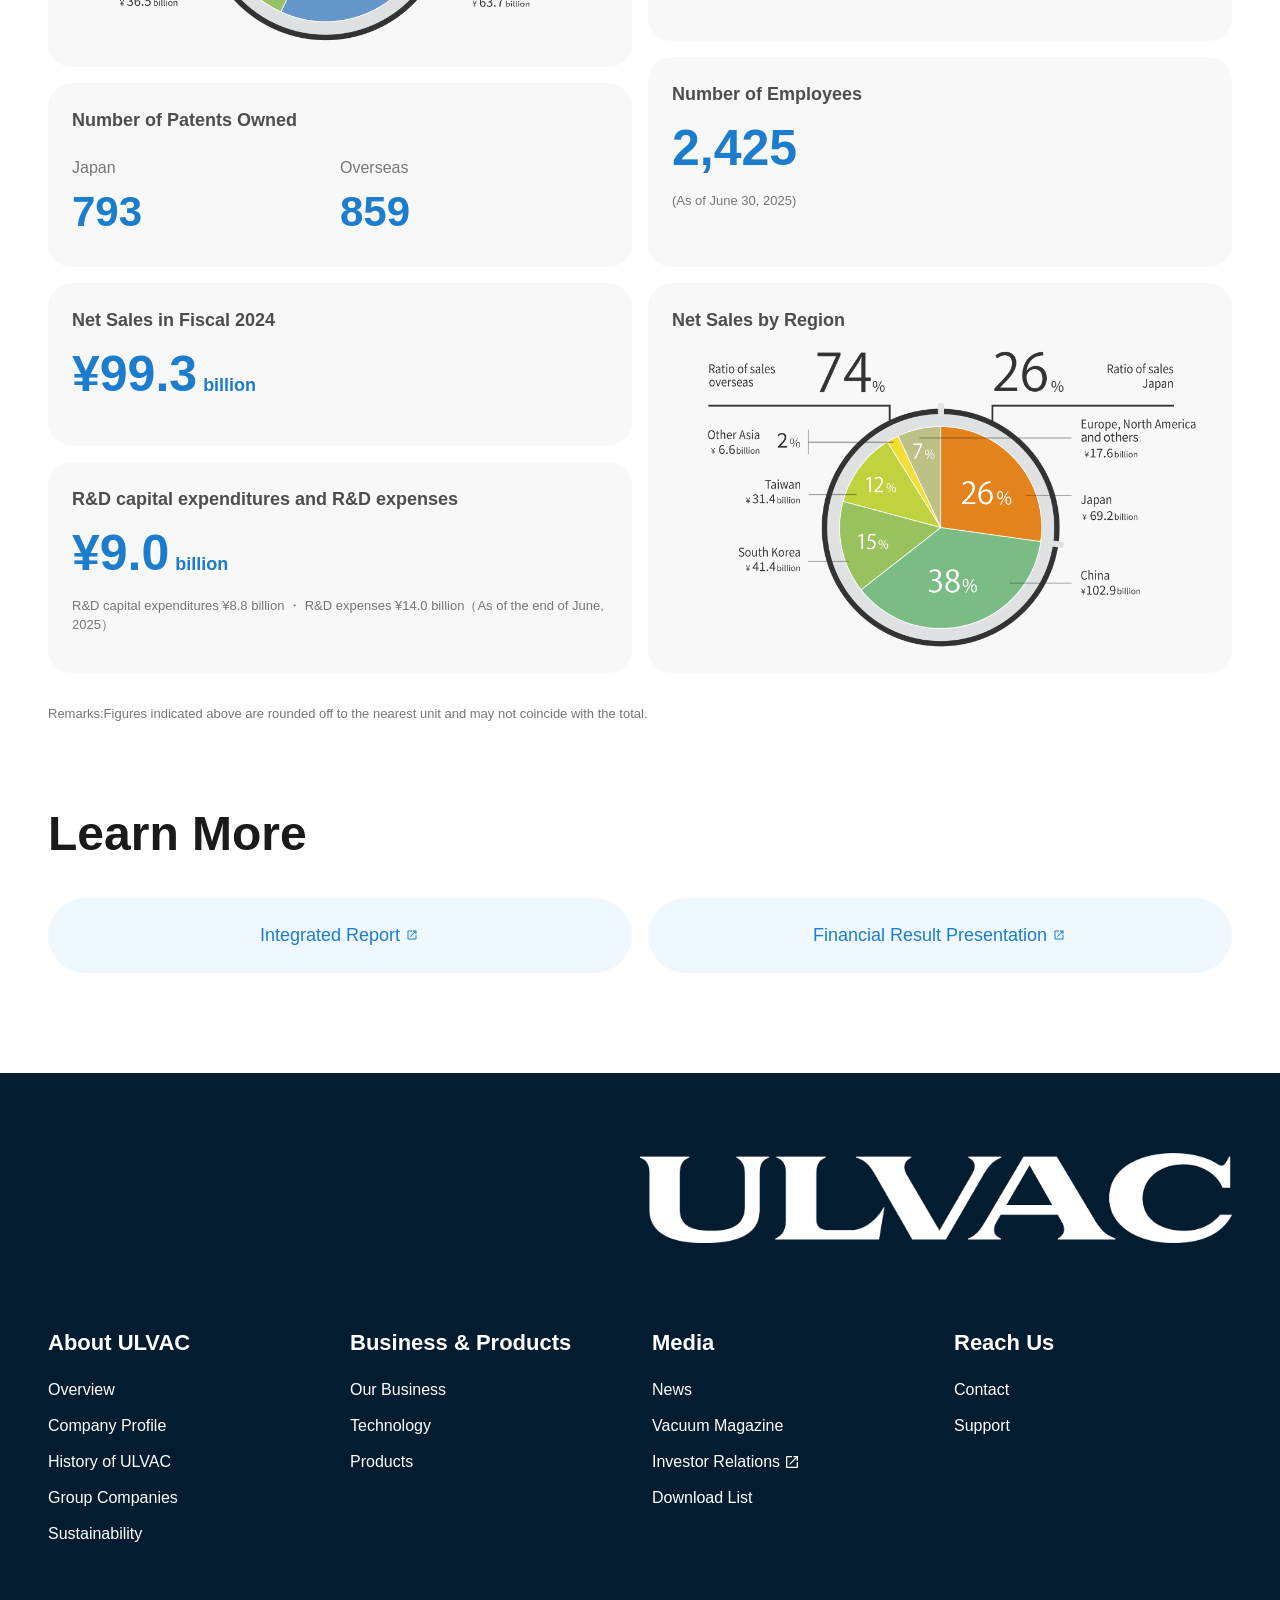
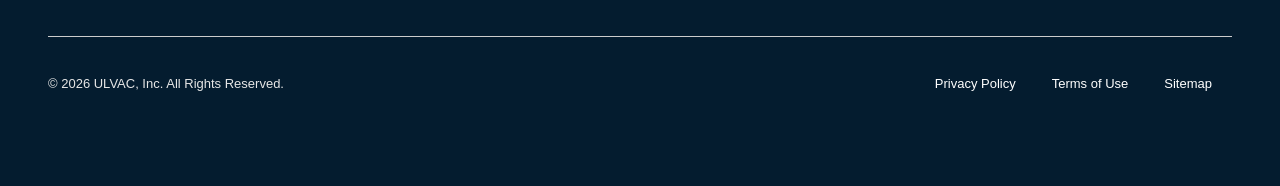
<file: about.html>
<!doctype html>
<html lang="en">
  <head>
    <!-- figma:head-start -->
    <meta charset="UTF-8" />
    <meta name="viewport" content="width=device-width, initial-scale=1.0" />
    <meta name="description" content="About ULVAC — our leadership, identity, business portfolio, strategy and key facts." />
    <title>About ULVAC</title>
    <link rel="stylesheet" href="./css/pc.css" />
    <link rel="stylesheet" href="./css/header.css" />
    <link rel="stylesheet" href="./css/mobile.css" />
    <link rel="stylesheet" href="./css/about.css" />
    <link rel="preload" href="./script.js" as="script" />
    <!-- figma:head-end -->
  </head>
  <body>
    <!-- figma:body-start -->
    <header class="site-header" id="site-header">
      <div class="site-header__glass">
        <div class="site-header__inner">
          <div class="utility-nav">
            <a href="#sustainability">Sustainability</a>
            <a href="./vacuum-magazine.html">Vacuum Magazine</a>
            <a class="external-link" href="#investor-relations">
              Investor Relations
              <img src="./img/site/51fd2.svg" alt="" aria-hidden="true" />
            </a>
            <a href="#support">Support</a>
            <div class="language">
              <button
                class="language__trigger"
                type="button"
                aria-expanded="false"
                aria-controls="language-menu"
              >
                <img class="language__globe" src="./img/site/header-language.svg" alt="" aria-hidden="true" />
                <span>English</span>
                <img
                  class="language__chevron"
                  src="./img/site/header-language-chevron.svg"
                  alt=""
                  aria-hidden="true"
                />
              </button>
              <div class="language__menu" id="language-menu">
                <p class="language__label">Language</p>
                <a class="language__item is-selected" href="#english">
                  English
                  <img src="./img/site/cfca9.svg" alt="" aria-hidden="true" />
                </a>
                <a class="language__item" href="#japanese">Japanese</a>
                <div class="language__divider"></div>
                <p class="language__label">Regional Sites</p>
                <a class="language__item" href="#china">China</a>
                <a class="language__item" href="#korea">Korea</a>
                <a class="language__item" href="#taiwan">Taiwan</a>
                <a class="language__item" href="#usa">USA</a>
                <a class="language__item" href="#europe">Europe</a>
                <a class="language__item" href="#southeast-asia">Southeast Asia</a>
                <div class="language__divider"></div>
                <a class="language__all" href="#group-companies">
                  All group companies
                  <img src="./img/site/816e2.svg" alt="" aria-hidden="true" />
                </a>
              </div>
            </div>
          </div>

          <div class="header-main">
            <a class="logo" href="./index.html" aria-label="ULVAC home">
              <img src="./img/site/b45c0.png" alt="ULVAC" />
            </a>
            <nav class="main-nav" aria-label="Main navigation">
              <button
                type="button"
                data-mega-menu="about"
                aria-expanded="false"
                aria-controls="mega-menu-about"
              >
                About ULVAC
                <span class="main-nav__icon">
                  <img
                    class="main-nav__icon-default"
                    src="./img/site/4ae75.svg"
                    alt=""
                    aria-hidden="true"
                  />
                  <img
                    class="main-nav__icon-active"
                    src="./img/site/4aeca.svg"
                    alt=""
                    aria-hidden="true"
                  />
                </span>
              </button>
              <i aria-hidden="true"></i>
              <a href="#business">Our Business</a>
              <i aria-hidden="true"></i>
              <button
                type="button"
                data-mega-menu="technology"
                aria-expanded="false"
                aria-controls="mega-menu-technology"
              >
                Technology
                <span class="main-nav__icon">
                  <img
                    class="main-nav__icon-default"
                    src="./img/site/4ae75.svg"
                    alt=""
                    aria-hidden="true"
                  />
                  <img
                    class="main-nav__icon-active"
                    src="./img/site/4aeca.svg"
                    alt=""
                    aria-hidden="true"
                  />
                </span>
              </button>
              <i aria-hidden="true"></i>
              <a href="#products">Products</a>
              <i aria-hidden="true"></i>
              <a href="./news.html">News</a>
            </nav>
            <div class="header-actions">
              <button
                class="icon-button"
                type="button"
                aria-label="Open search"
                aria-expanded="false"
                aria-controls="search-panel"
              >
                <picture class="icon-button__open">
                  <source media="(max-width: 940px)" srcset="./img/site/834f3.svg" />
                  <img src="./img/site/header-search.svg" alt="" />
                </picture>
                <img
                  class="icon-button__close"
                  src="./img/site/2cd03.svg"
                  alt=""
                  aria-hidden="true"
                />
              </button>
              <a class="contact-button" href="#contact">
                <span>Contact</span>
                <span class="contact-button__icon">
                  <img src="./img/site/header-contact-chevron.svg" alt="" aria-hidden="true" />
                </span>
              </a>
              <button
                class="mobile-menu-button"
                type="button"
                aria-label="Open menu"
                aria-expanded="false"
                aria-controls="mobile-nav"
              >
                <img
                  class="mobile-menu-button__open"
                  src="./img/site/a087a.svg"
                  alt=""
                  aria-hidden="true"
                />
                <img
                  class="mobile-menu-button__close"
                  src="./img/site/2cd03.svg"
                  alt=""
                  aria-hidden="true"
                />
              </button>
            </div>
          </div>
        </div>
      </div>

      <div class="mega-menu mega-menu--about" id="mega-menu-about" hidden>
        <p class="mega-menu__title">About ULVAC</p>
        <div class="mega-menu__grid">
          <a class="mega-menu__card" href="./about.html"
            ><strong>Overview</strong><span>Top Message, Who We Are and ULVAC at a glance.</span></a
          >
          <a class="mega-menu__card" href="./company-profile.html"
            ><strong>Company Profile</strong
            ><span>Corporate data, management, organization and locations.</span></a
          >
          <a class="mega-menu__card" href="#group-companies"
            ><strong>Group Companies</strong
            ><span>39 group companies worldwide, each with a profile page.</span></a
          >
          <a class="mega-menu__card" href="#history-of-ulvac"
            ><strong>History of ULVAC</strong
            ><span>The full chronology since our founding in 1952.</span></a
          >
        </div>
      </div>

      <div class="mega-menu mega-menu--technology" id="mega-menu-technology" hidden>
        <p class="mega-menu__title">Technology</p>
        <div class="mega-menu__grid">
          <a class="mega-menu__card" href="./technology-overview.html"
            ><strong>Technology Overview</strong
            ><span>Our solutions and R&amp;D, with vacuum technology at our core.</span></a
          >
          <a class="mega-menu__card" href="./technology-solutions.html"
            ><strong>Technology Solutions</strong
            ><span
              >Find ULVAC technology by application: 27 fields from semiconductors to
              pharmaceuticals.</span
            ></a
          >
          <a class="mega-menu__card" href="#research-development"
            ><strong>Research &amp; Development</strong
            ><span>Driving innovation and co-creation with vacuum technology at our core.</span></a
          >
        </div>
      </div>

      <div class="search-panel" id="search-panel" aria-hidden="true">
        <form class="search-form" role="search">
          <input
            name="q"
            type="search"
            aria-label="Search"
            placeholder="Search products, model numbers, articles..."
            tabindex="-1"
          />
          <button type="submit" aria-label="Submit search" tabindex="-1">
            <img src="./img/site/65e20.svg" alt="" aria-hidden="true" />
          </button>
        </form>
        <div class="trending">
          <h2>Trending Topics</h2>
          <div class="trending__grid">
            <a href="#sputtering-systems"
              >Sputtering Systems <img src="./img/site/816e2.svg" alt="" aria-hidden="true"
            /></a>
            <a href="#vacuum-pumps"
              >Vacuum Pumps <img src="./img/site/816e2.svg" alt="" aria-hidden="true"
            /></a>
            <a href="#cryopumps"
              >Cryopumps <img src="./img/site/816e2.svg" alt="" aria-hidden="true"
            /></a>
            <a href="#vacuum-gauges"
              >Vacuum Gauges <img src="./img/site/816e2.svg" alt="" aria-hidden="true"
            /></a>
            <a href="#products"
              >All Products <img src="./img/site/816e2.svg" alt="" aria-hidden="true"
            /></a>
            <a href="#support"
              >Support <img src="./img/site/816e2.svg" alt="" aria-hidden="true"
            /></a>
            <a href="./vacuum-magazine.html"
              >Vacuum Magazine <img src="./img/site/816e2.svg" alt="" aria-hidden="true"
            /></a>
            <a href="./about.html"
              >Company Overview <img src="./img/site/816e2.svg" alt="" aria-hidden="true"
            /></a>
            <a href="#sales-service-network"
              >Sales &amp; Service Network
              <img src="./img/site/816e2.svg" alt="" aria-hidden="true"
            /></a>
          </div>
        </div>
      </div>

      <nav class="mobile-nav" id="mobile-nav" aria-label="Mobile navigation">
        <div class="mobile-nav__primary">
          <div class="mobile-nav__group">
            <button
              class="mobile-nav__trigger"
              type="button"
              aria-expanded="false"
              aria-controls="mobile-about"
            >
              <span>About ULVAC</span>
              <img class="mobile-nav__chevron-down" src="./img/site/a34da.svg" alt="" aria-hidden="true" />
              <img class="mobile-nav__chevron-up" src="./img/site/2c902.svg" alt="" aria-hidden="true" />
            </button>
            <div class="mobile-nav__submenu" id="mobile-about">
              <a href="./about.html">
                <span><strong>Overview</strong><small>Top Message, Who We Are and ULVAC at a glance.</small></span>
                <img src="./img/site/85260.svg" alt="" aria-hidden="true" />
              </a>
              <a href="./company-profile.html">
                <span><strong>Company Profile</strong><small>Corporate data, management, organization and locations.</small></span>
                <img src="./img/site/85260.svg" alt="" aria-hidden="true" />
              </a>
              <a href="#group-companies">
                <span><strong>Group Companies</strong><small>39 group companies worldwide, each with a profile page.</small></span>
                <img src="./img/site/85260.svg" alt="" aria-hidden="true" />
              </a>
              <a href="#history-of-ulvac">
                <span><strong>History of ULVAC</strong><small>The full chronology since our founding in 1952.</small></span>
                <img src="./img/site/85260.svg" alt="" aria-hidden="true" />
              </a>
            </div>
          </div>
          <a class="mobile-nav__link" href="#business">Our Business</a>
          <div class="mobile-nav__group">
            <button
              class="mobile-nav__trigger"
              type="button"
              aria-expanded="false"
              aria-controls="mobile-technology"
            >
              <span>Technology</span>
              <img class="mobile-nav__chevron-down" src="./img/site/a34da.svg" alt="" aria-hidden="true" />
              <img class="mobile-nav__chevron-up" src="./img/site/2c902.svg" alt="" aria-hidden="true" />
            </button>
            <div class="mobile-nav__submenu" id="mobile-technology">
              <a href="./technology-overview.html">
                <span><strong>Technology Overview</strong><small>Our solutions and R&amp;D, with vacuum technology at our core.</small></span>
                <img src="./img/site/85260.svg" alt="" aria-hidden="true" />
              </a>
              <a href="./technology-solutions.html">
                <span><strong>Technology Solutions</strong><small>Find ULVAC technology by application: 27 fields from semiconductors to pharmaceuticals.</small></span>
                <img src="./img/site/85260.svg" alt="" aria-hidden="true" />
              </a>
              <a href="#research-development">
                <span><strong>Research &amp; Development</strong><small>Driving innovation and co-creation with vacuum technology at our core.</small></span>
                <img src="./img/site/85260.svg" alt="" aria-hidden="true" />
              </a>
            </div>
          </div>
          <a class="mobile-nav__link" href="#products">Products</a>
          <a class="mobile-nav__link" href="./news.html">News</a>
        </div>

        <div class="mobile-nav__utility">
          <a href="#sustainability">Sustainability</a>
          <a href="./vacuum-magazine.html">Vacuum Magazine</a>
          <a href="#investor-relations">Investor Relations</a>
          <a href="#support">Support</a>
          <div class="mobile-language">
            <button
              class="mobile-language__trigger"
              type="button"
              aria-expanded="false"
              aria-controls="mobile-language-menu"
            >
              <span>
                <img src="./img/site/fb492.svg" alt="" aria-hidden="true" />
                English
              </span>
              <img class="mobile-language__chevron" src="./img/site/47013.svg" alt="" aria-hidden="true" />
            </button>
            <div class="mobile-language__menu" id="mobile-language-menu">
              <p>Language</p>
              <a class="is-selected" href="#english">English <img src="./img/site/cfca9.svg" alt="" aria-hidden="true" /></a>
              <a href="#japanese">Japanese</a>
              <hr />
              <p>Regional Sites</p>
              <a href="#china">China</a>
              <a href="#korea">Korea</a>
              <a href="#taiwan">Taiwan</a>
              <a href="#usa">USA</a>
              <a href="#europe">Europe</a>
              <a href="#southeast-asia">Southeast Asia</a>
              <hr />
              <a class="mobile-language__all" href="#group-companies">
                All group companies
                <img src="./img/site/816e2.svg" alt="" aria-hidden="true" />
              </a>
            </div>
          </div>
        </div>
      </nav>
    </header>
    <main class="about-page">
      <nav class="about-breadcrumb content-shell" aria-label="Breadcrumb">
        <a href="./index.html">Home</a><img src="./img/about/breadcrumb-right.svg" alt="" /><a href="#">About ULVAC</a><img src="./img/about/breadcrumb-right.svg" alt="" /><strong aria-current="page">Overview</strong>
      </nav>

      <section class="about-hero">
        <div class="content-shell">
          <h1>About ULVAC</h1>
          <p>Top Message, Who We Are and ULVAC at a glance.</p>
          <nav class="about-anchor-nav" aria-label="About page sections">
            <a href="#top-message">Top Message</a><a href="#who-we-are">Who We Are</a><a href="#business-portfolio">Business Portfolio</a><a href="#strategy">Strategy</a><a href="#at-a-glance">At a Glance</a><a href="#learn-more">Learn More</a>
          </nav>
        </div>
      </section>

      <section class="about-section top-message content-shell" id="top-message">
        <h2>Top Message</h2>
        <article class="message-card">
          <div class="message-copy">
            <h3>Pioneering the Future of Industry and Science Through Vacuum Technology</h3>
            <div>
              <p>ULVAC has long been committed to contributing to the development of industries and science, with vacuum technology at its core.</p>
              <p>As society increasingly embraces AI, the semiconductors and electronic devices that power this progress are more vital than ever. We have positioned our Semiconductor and Electronic Devices business at the core of our growth, with the aim of becoming indispensable to society. This is the direct embodiment of our Basic Corporate Philosophy. By bridging R&amp;D and business, and transforming technology into value, we will deliver tangible results.</p>
              <p>A vacuum is not an empty space; it holds limitless potential.</p>
              <p>At ULVAC, generations of expertise and wisdom have accumulated—built by those who came before us and continually refined by every employee. By bringing these strengths together, developing our technology into products, and working alongside our customers to ensure successful implementation, we will rise to meet the challenges that our customers and society face.</p>
              <p>I am committed to making ULVAC a company that pioneers new paths through technology. With management and all employees united in purpose, together with our customers and other stakeholders, we will confidently take ULVAC’s next step forward.</p>
              <p>I sincerely appreciate your continued support and trust in the ULVAC Group.</p>
            </div>
            <strong>Junya Kiyota, President and Executive Officer</strong>
          </div>
          <figure class="message-portrait"><img src="./img/about/26c6a.png" alt="Junya Kiyota, President and Executive Officer" /></figure>
        </article>
        <img class="message-quote message-quote--open" src="./img/about/quote-open.svg" alt="" width="160" height="160" />
        <img class="message-quote message-quote--close" src="./img/about/quote-close.svg" alt="" width="160" height="160" />
      </section>

      <section class="about-section content-shell" id="who-we-are">
        <article class="who-card">
          <div><h2>Who We Are</h2><p>With vacuum technology at our core, we provide manufacturing solutions ranging from cutting-edge fields like advanced semiconductors and quantum computing to foundational fields that support society, such as rare-earth magnets and batteries.</p></div>
          <aside><h3>Basic Corporate Philosophy</h3><p>ULVAC Group aims to contribute to the development of industries and science by comprehensively utilizing its vacuum and peripheral technologies through the mutual cooperation and collaboration of the Group companies.</p></aside>
        </article>
      </section>

      <section class="about-section content-shell" id="business-portfolio">
        <article class="portfolio-card">
          <img src="./img/about/96e7d.png" alt="ULVAC business portfolio diagram" />
          <div><h2>Business Portfolio</h2><p>A “comprehensive vacuum manufacturer” providing vacuum equipment, components, materials, and analytical/evaluation technologies across the Group.</p><p>Supporting a wide range of industries, primarily in semiconductors and electronic devices, as well as automobiles, chemicals, pharmaceuticals, food, and research.</p><p>Delivering long-term value that goes beyond equipment sales to include global service and support.</p></div>
        </article>
      </section>

      <section class="about-section strategy-section content-shell" id="strategy">
        <div class="strategy-intro"><div><h2>Strategy</h2><p>We will accelerate our portfolio transformation centered on the Semiconductor and Electronics businesses to achieve high profitability and sustainable growth.</p></div><figure><img src="./img/about/8f55e.png" alt="Engineers collaborating in a technology laboratory" /></figure></div>
        <h3>Growth Strategy</h3>
        <div class="growth-grid"><article><span>01</span><p>Accelerating growth in the Semiconductor and Electronics businesses</p></article><article><span>02</span><p>Creating new semiconductor and electronics-related businesses by leveraging cross-business synergies</p></article><article><span>03</span><p>Initiatives to expand AI-related businesses</p></article><article><span>04</span><p>Business expansion through M&amp;A and other strategic partnerships</p></article></div>
        <div class="strategy-images"><img src="./img/about/a4dad.png" alt="Business synergies diagram" /><img src="./img/about/585d7.png" alt="Semiconductor and electronics sales growth chart" /></div>
        <a class="text-link" href="#">New Mid- to Long-Term Management Plan (Value Up Plan) <img src="./img/about/plan-pdf.svg" alt="" /></a>
      </section>

      <section class="about-section glance-section content-shell" id="at-a-glance">
        <h2>At a Glance</h2>
        <div class="glance-grid">
          <div class="glance-segment-stack">
          <article class="glance-card glance-card--chart"><h3>Net Sales by Business Segment</h3><img src="./img/about/net-sales-segments.png" width="924" height="536" alt="FY2024 net sales of ¥251.2 billion, broken down by business segment" /></article>
            <article class="glance-card"><h3>Number of Patents Owned</h3><div class="split-metric"><p>Japan<strong data-technology-counter>1,928</strong></p><p>Overseas<strong data-technology-counter>2,171</strong></p></div></article>
          </div>
          <div class="glance-stack"><article class="glance-card"><h3>Established</h3><strong class="metric" data-technology-counter>1952</strong></article><article class="glance-card"><h3>Number of bases ・ Group Companies</h3><strong class="metric" data-technology-counter>50</strong></article><article class="glance-card"><h3>Number of Employees</h3><strong class="metric" data-technology-counter>6,132</strong><small>(As of June 30, 2025)</small></article></div>
          <div class="glance-stack"><article class="glance-card"><h3>Net Sales in Fiscal 2024</h3><strong class="metric"><span data-technology-counter>¥251.2</span><small>billion</small></strong></article><article class="glance-card"><h3>R&amp;D capital expenditures and R&amp;D expenses</h3><strong class="metric"><span data-technology-counter>¥22.8</span><small>billion</small></strong><small>R&amp;D capital expenditures ¥8.8 billion ・ R&amp;D expenses ¥14.0 billion（As of the end of June, 2025）</small></article></div>
          <article class="glance-card glance-card--chart"><h3>Net Sales by Region</h3><img src="./img/about/net-sales-regions.png" width="924" height="516" alt="FY2024 net sales of ¥251.2 billion, broken down by region" /></article>
        </div>
        <p class="glance-note">Remarks:Figures indicated above are rounded off to the nearest unit and may not coincide with the total.</p>
      </section>

      <section class="about-section learn-more content-shell" id="learn-more"><h2>Learn More</h2><div><a href="#">Integrated Report <img src="./img/about/e013e.svg" alt="" /></a><a href="#">Financial Result Presentation <img src="./img/about/e013e.svg" alt="" /></a></div></section>
    </main>
    <footer class="footer">
      <div class="footer__inner">
        <img class="footer__logo" src="./img/94890.png" alt="ULVAC" />
        <nav class="footer__nav" aria-label="Footer navigation">
          <div>
            <h2><a href="#">About ULVAC</a></h2>
            <a href="./about.html">Overview</a><a href="./company-profile.html">Company Profile</a><a href="#">History of ULVAC</a
            ><a href="#">Group Companies</a><a href="#">Sustainability</a>
          </div>
          <div>
            <h2><a href="#">Business &amp; Products</a></h2>
            <a href="#">Our Business</a><a href="./technology-overview.html">Technology</a><a href="#">Products</a>
          </div>
          <div>
            <h2><a href="#">Media</a></h2>
            <a href="./news.html">News</a><a href="./vacuum-magazine.html">Vacuum Magazine</a><a href="#">Investor Relations <img class="footer__external-icon" src="./img/footer-external-link.svg" width="16" height="16" alt="" /></a
            ><a href="#">Download List</a>
          </div>
          <div>
            <h2><a href="#">Reach Us</a></h2>
            <a href="#">Contact</a><a href="#">Support</a>
          </div>
        </nav>
        <div class="footer__legal">
          <p>© 2026 ULVAC, Inc. All Rights Reserved.</p>
          <nav aria-label="Legal">
            <a href="#">Privacy Policy</a><a href="#">Terms of Use</a><a href="#">Sitemap</a>
          </nav>
        </div>
      </div>
    </footer>
    <script src="./script.js" defer></script>
    <!-- figma:body-end -->
  </body>
</html>
</file>
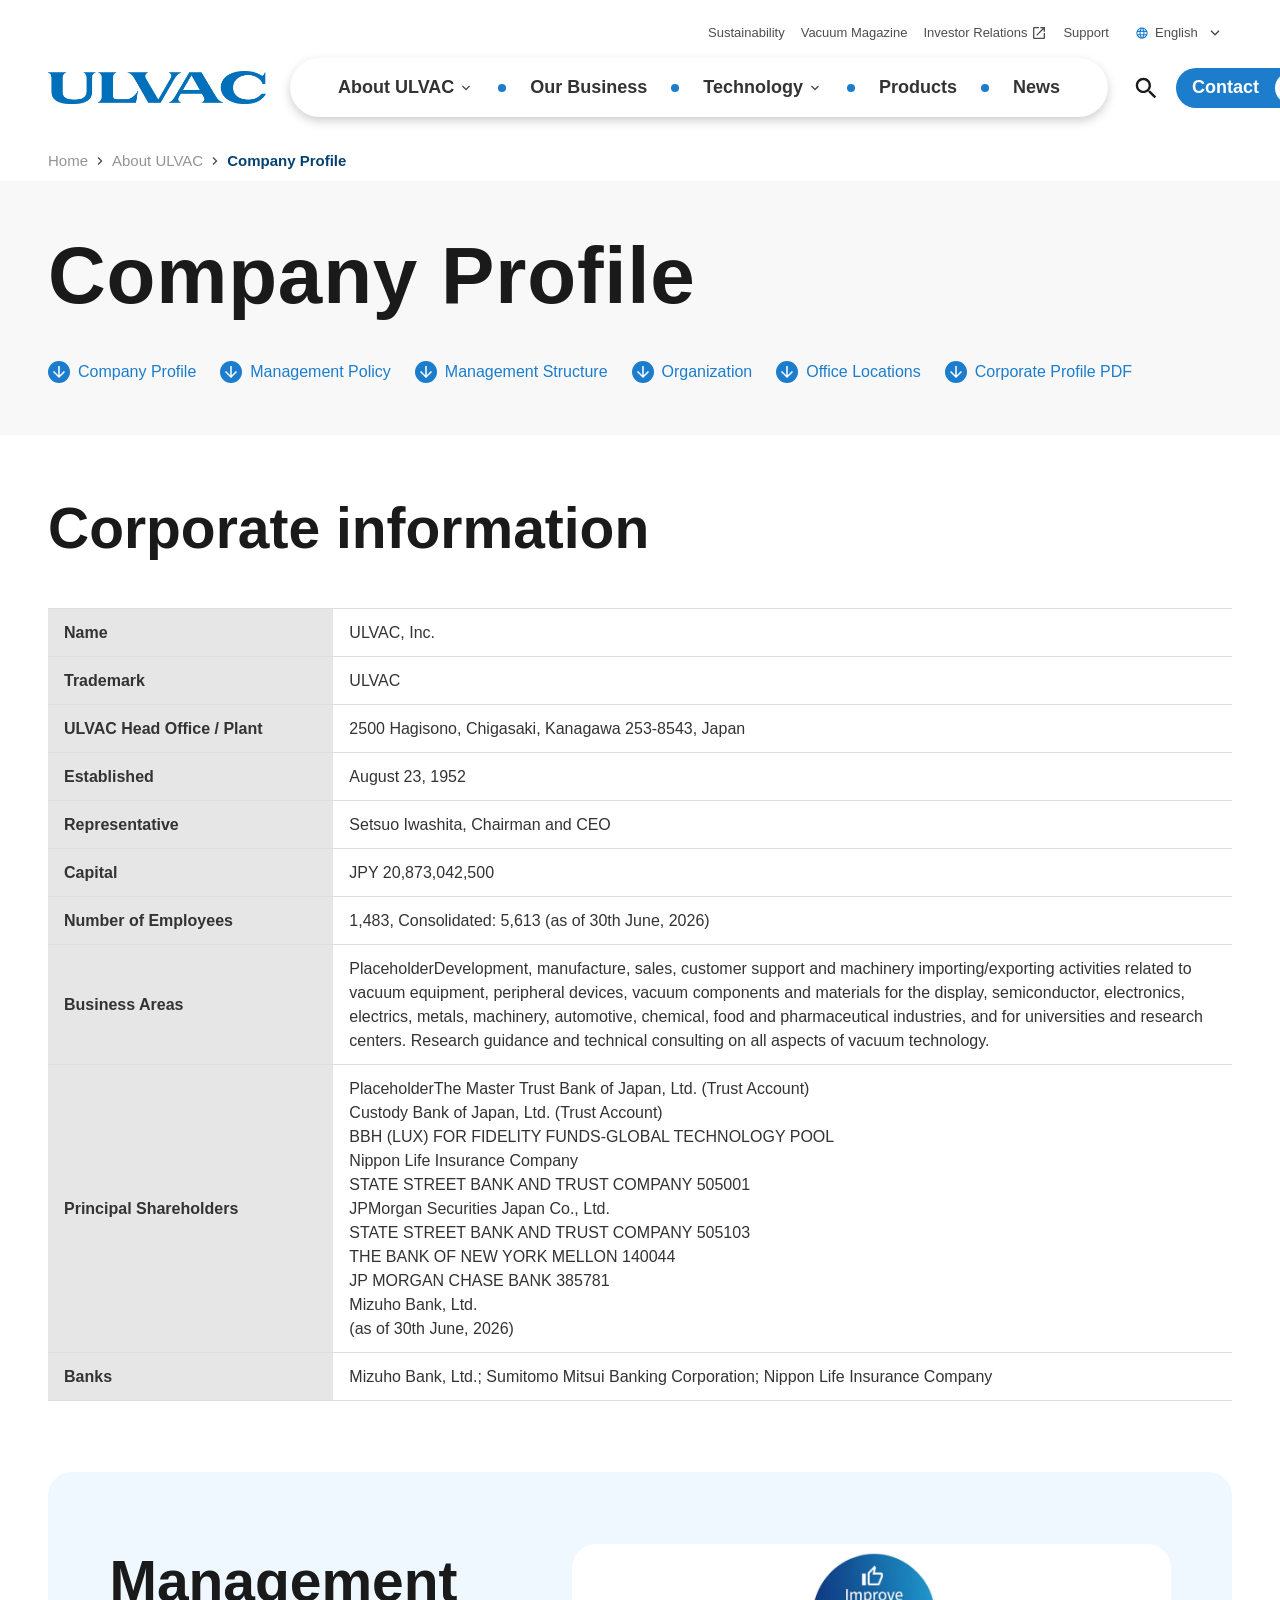
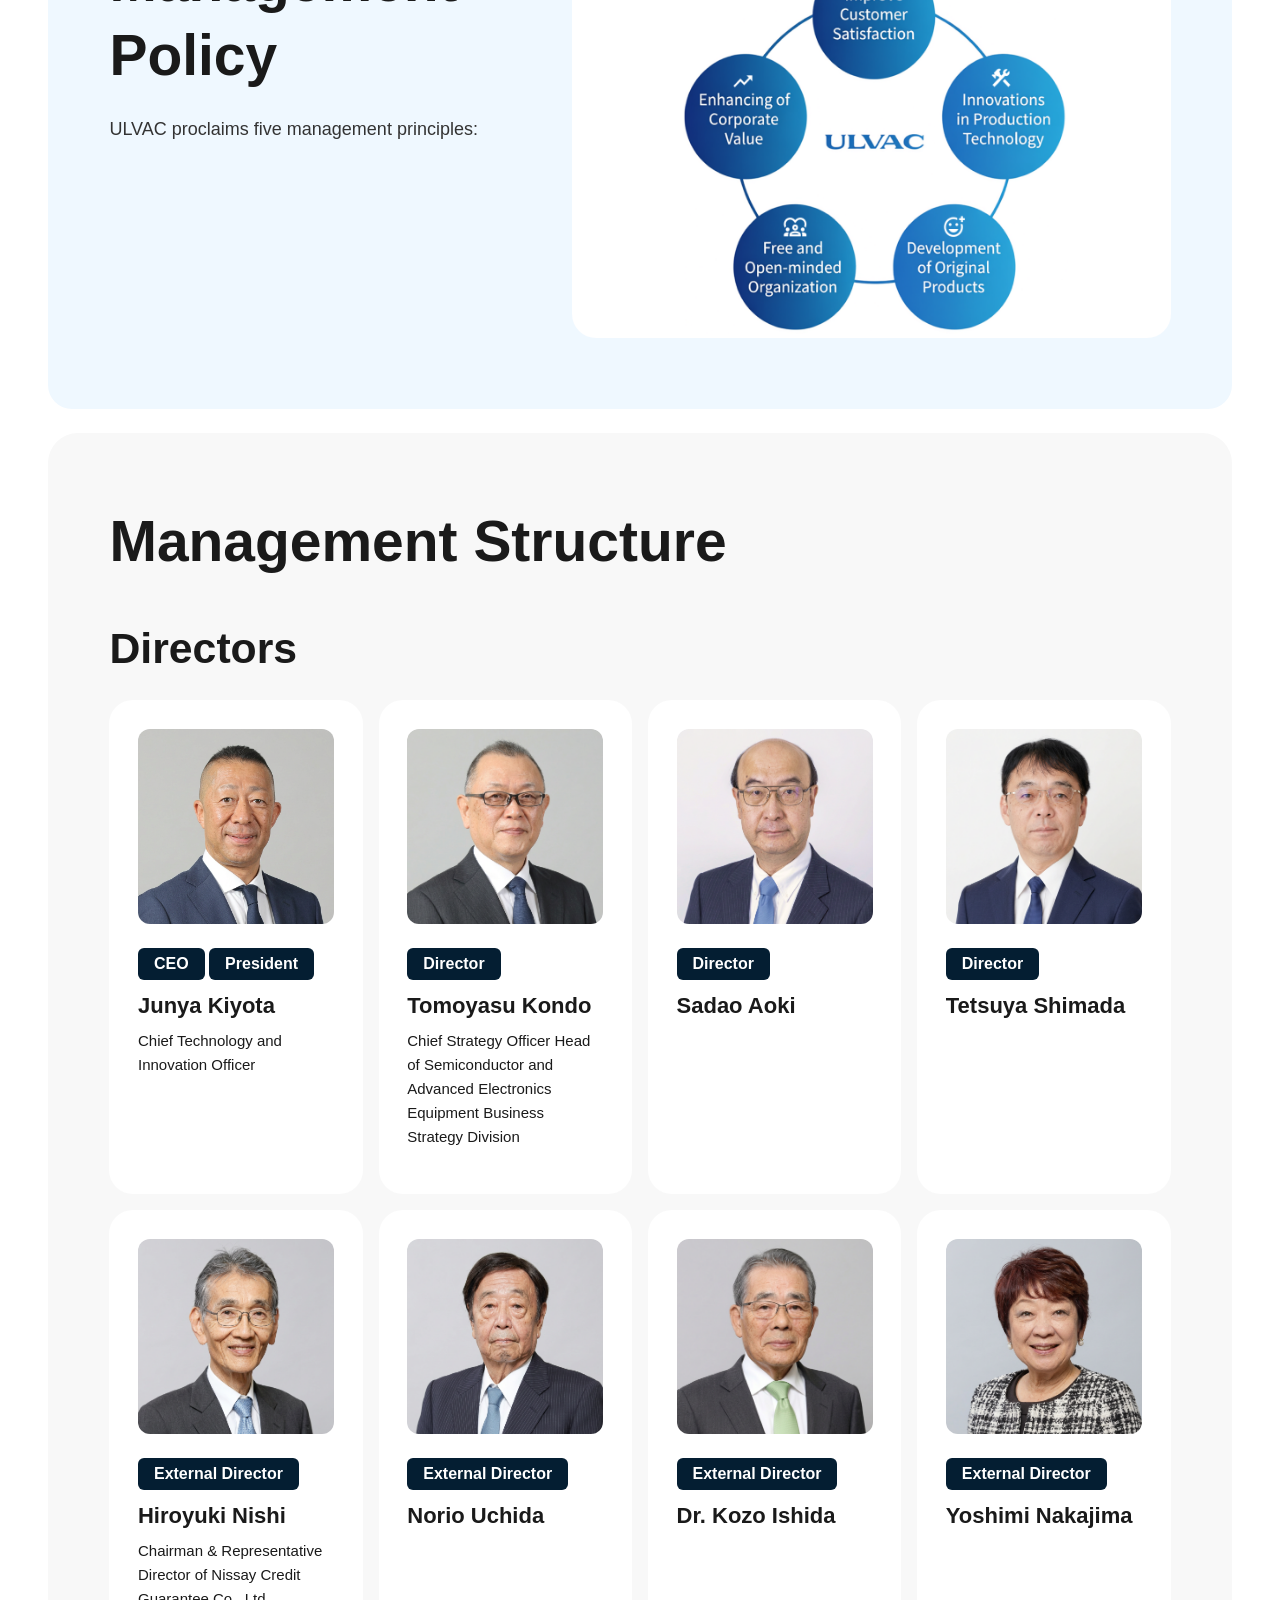
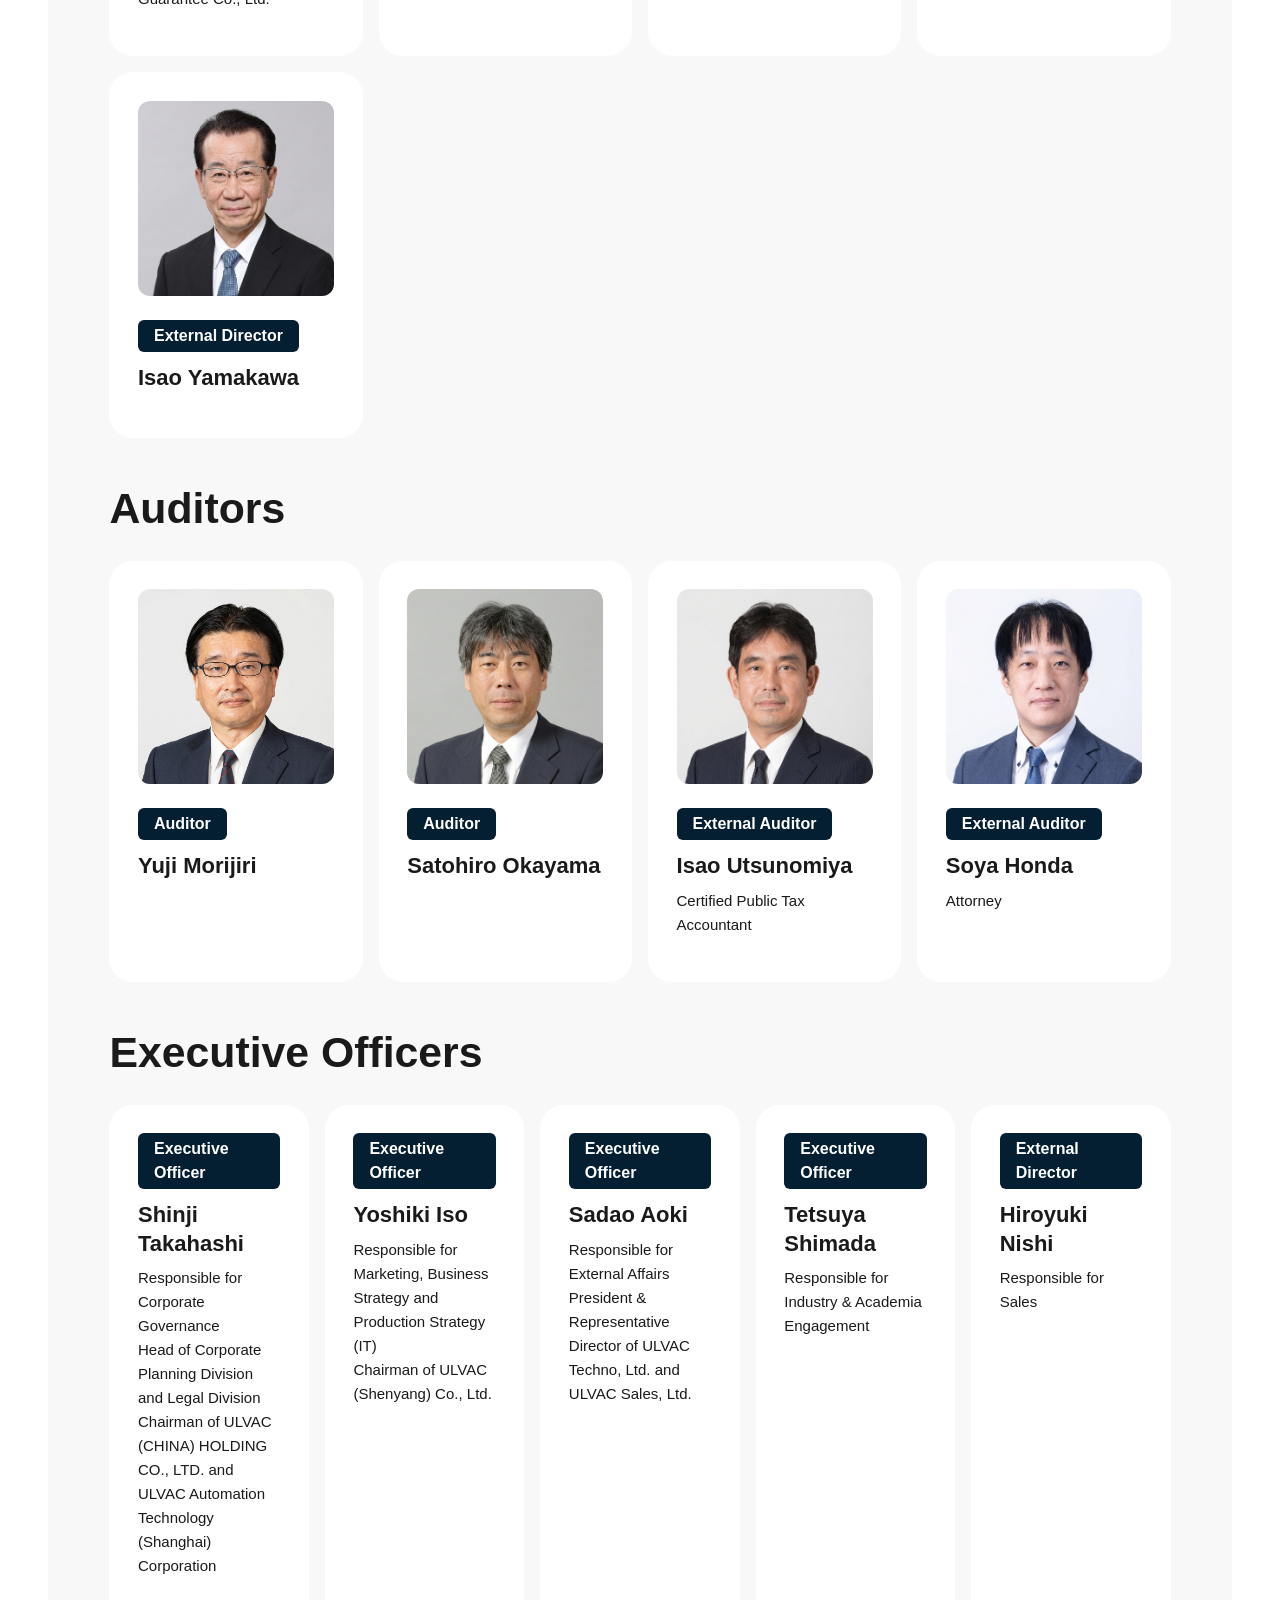
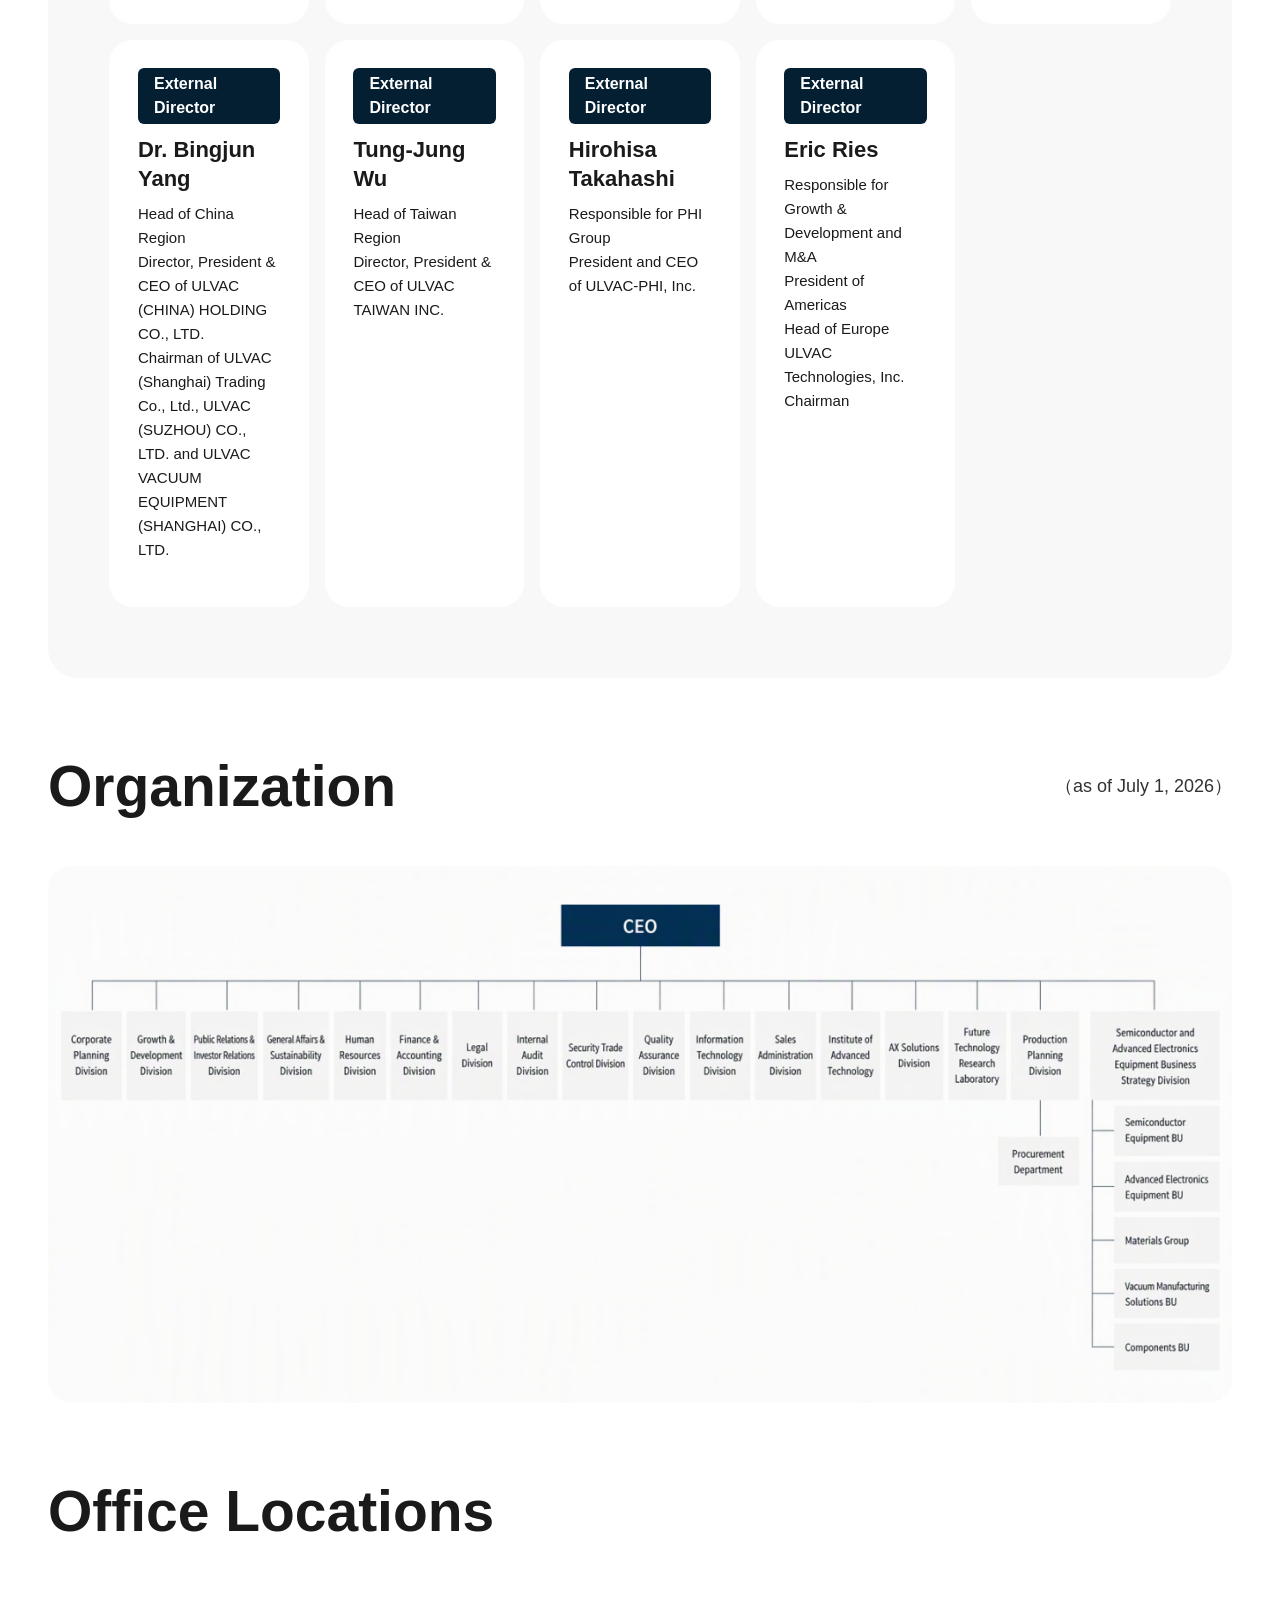
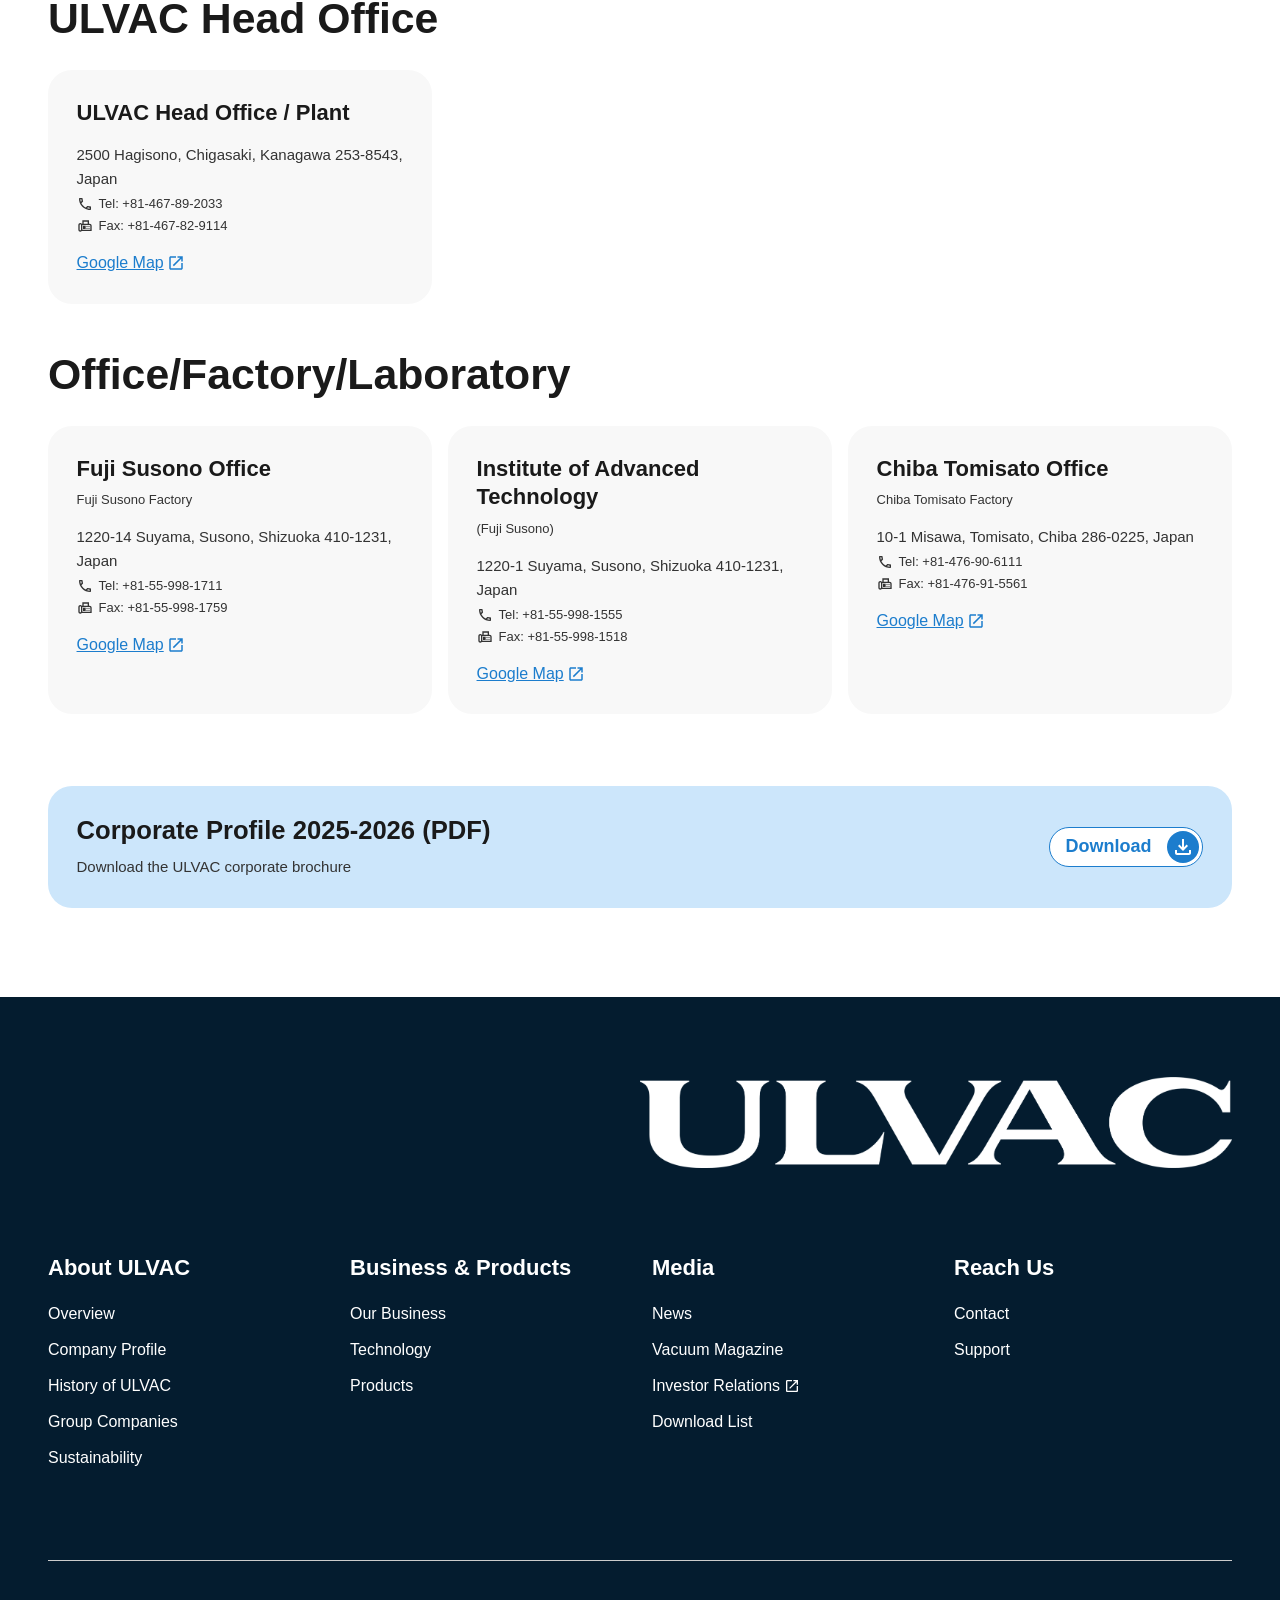
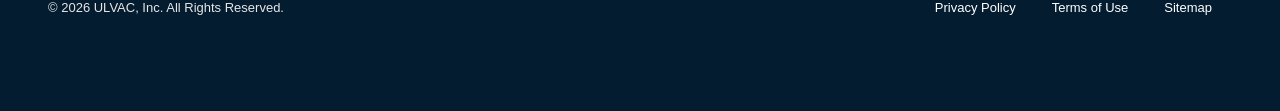
<file: company-profile.html>
<!doctype html>
<html lang="en">
  <head>
    <!-- figma:head-start -->
    <meta charset="UTF-8" />
    <meta name="viewport" content="width=device-width, initial-scale=1.0" />
    <meta name="description" content="ULVAC corporate information, management policy and structure, organization, office locations and corporate brochure." />
    <title>Company Profile | ULVAC</title>
    <link rel="stylesheet" href="./css/pc.css" />
    <link rel="stylesheet" href="./css/header.css" />
    <link rel="stylesheet" href="./css/mobile.css" />
    <link rel="stylesheet" href="./css/about.css" />
    <link rel="stylesheet" href="./css/company-profile.css" />
    <link rel="preload" href="./script.js" as="script" />
    <!-- figma:head-end -->
  </head>
  <body>
    <!-- figma:body-start -->
    <header class="site-header" id="site-header">
      <div class="site-header__glass">
        <div class="site-header__inner">
          <div class="utility-nav">
            <a href="#sustainability">Sustainability</a>
            <a href="./vacuum-magazine.html">Vacuum Magazine</a>
            <a class="external-link" href="#investor-relations">
              Investor Relations
              <img src="./img/site/51fd2.svg" alt="" aria-hidden="true" />
            </a>
            <a href="#support">Support</a>
            <div class="language">
              <button
                class="language__trigger"
                type="button"
                aria-expanded="false"
                aria-controls="language-menu"
              >
                <img class="language__globe" src="./img/site/header-language.svg" alt="" aria-hidden="true" />
                <span>English</span>
                <img
                  class="language__chevron"
                  src="./img/site/header-language-chevron.svg"
                  alt=""
                  aria-hidden="true"
                />
              </button>
              <div class="language__menu" id="language-menu">
                <p class="language__label">Language</p>
                <a class="language__item is-selected" href="#english">
                  English
                  <img src="./img/site/cfca9.svg" alt="" aria-hidden="true" />
                </a>
                <a class="language__item" href="#japanese">Japanese</a>
                <div class="language__divider"></div>
                <p class="language__label">Regional Sites</p>
                <a class="language__item" href="#china">China</a>
                <a class="language__item" href="#korea">Korea</a>
                <a class="language__item" href="#taiwan">Taiwan</a>
                <a class="language__item" href="#usa">USA</a>
                <a class="language__item" href="#europe">Europe</a>
                <a class="language__item" href="#southeast-asia">Southeast Asia</a>
                <div class="language__divider"></div>
                <a class="language__all" href="#group-companies">
                  All group companies
                  <img src="./img/site/816e2.svg" alt="" aria-hidden="true" />
                </a>
              </div>
            </div>
          </div>

          <div class="header-main">
            <a class="logo" href="./index.html" aria-label="ULVAC home">
              <img src="./img/site/b45c0.png" alt="ULVAC" />
            </a>
            <nav class="main-nav" aria-label="Main navigation">
              <button
                type="button"
                data-mega-menu="about"
                aria-expanded="false"
                aria-controls="mega-menu-about"
              >
                About ULVAC
                <span class="main-nav__icon">
                  <img
                    class="main-nav__icon-default"
                    src="./img/site/4ae75.svg"
                    alt=""
                    aria-hidden="true"
                  />
                  <img
                    class="main-nav__icon-active"
                    src="./img/site/4aeca.svg"
                    alt=""
                    aria-hidden="true"
                  />
                </span>
              </button>
              <i aria-hidden="true"></i>
              <a href="#business">Our Business</a>
              <i aria-hidden="true"></i>
              <button
                type="button"
                data-mega-menu="technology"
                aria-expanded="false"
                aria-controls="mega-menu-technology"
              >
                Technology
                <span class="main-nav__icon">
                  <img
                    class="main-nav__icon-default"
                    src="./img/site/4ae75.svg"
                    alt=""
                    aria-hidden="true"
                  />
                  <img
                    class="main-nav__icon-active"
                    src="./img/site/4aeca.svg"
                    alt=""
                    aria-hidden="true"
                  />
                </span>
              </button>
              <i aria-hidden="true"></i>
              <a href="#products">Products</a>
              <i aria-hidden="true"></i>
              <a href="./news.html">News</a>
            </nav>
            <div class="header-actions">
              <button
                class="icon-button"
                type="button"
                aria-label="Open search"
                aria-expanded="false"
                aria-controls="search-panel"
              >
                <picture class="icon-button__open">
                  <source media="(max-width: 940px)" srcset="./img/site/834f3.svg" />
                  <img src="./img/site/header-search.svg" alt="" />
                </picture>
                <img
                  class="icon-button__close"
                  src="./img/site/2cd03.svg"
                  alt=""
                  aria-hidden="true"
                />
              </button>
              <a class="contact-button" href="#contact">
                <span>Contact</span>
                <span class="contact-button__icon">
                  <img src="./img/site/header-contact-chevron.svg" alt="" aria-hidden="true" />
                </span>
              </a>
              <button
                class="mobile-menu-button"
                type="button"
                aria-label="Open menu"
                aria-expanded="false"
                aria-controls="mobile-nav"
              >
                <img
                  class="mobile-menu-button__open"
                  src="./img/site/a087a.svg"
                  alt=""
                  aria-hidden="true"
                />
                <img
                  class="mobile-menu-button__close"
                  src="./img/site/2cd03.svg"
                  alt=""
                  aria-hidden="true"
                />
              </button>
            </div>
          </div>
        </div>
      </div>

      <div class="mega-menu mega-menu--about" id="mega-menu-about" hidden>
        <p class="mega-menu__title">About ULVAC</p>
        <div class="mega-menu__grid">
          <a class="mega-menu__card" href="./about.html"
            ><strong>Overview</strong><span>Top Message, Who We Are and ULVAC at a glance.</span></a
          >
          <a class="mega-menu__card" href="./company-profile.html"
            ><strong>Company Profile</strong
            ><span>Corporate data, management, organization and locations.</span></a
          >
          <a class="mega-menu__card" href="#group-companies"
            ><strong>Group Companies</strong
            ><span>39 group companies worldwide, each with a profile page.</span></a
          >
          <a class="mega-menu__card" href="#history-of-ulvac"
            ><strong>History of ULVAC</strong
            ><span>The full chronology since our founding in 1952.</span></a
          >
        </div>
      </div>

      <div class="mega-menu mega-menu--technology" id="mega-menu-technology" hidden>
        <p class="mega-menu__title">Technology</p>
        <div class="mega-menu__grid">
          <a class="mega-menu__card" href="./technology-overview.html"
            ><strong>Technology Overview</strong
            ><span>Our solutions and R&amp;D, with vacuum technology at our core.</span></a
          >
          <a class="mega-menu__card" href="./technology-solutions.html"
            ><strong>Technology Solutions</strong
            ><span
              >Find ULVAC technology by application: 27 fields from semiconductors to
              pharmaceuticals.</span
            ></a
          >
          <a class="mega-menu__card" href="#research-development"
            ><strong>Research &amp; Development</strong
            ><span>Driving innovation and co-creation with vacuum technology at our core.</span></a
          >
        </div>
      </div>

      <div class="search-panel" id="search-panel" aria-hidden="true">
        <form class="search-form" role="search">
          <input
            name="q"
            type="search"
            aria-label="Search"
            placeholder="Search products, model numbers, articles..."
            tabindex="-1"
          />
          <button type="submit" aria-label="Submit search" tabindex="-1">
            <img src="./img/site/65e20.svg" alt="" aria-hidden="true" />
          </button>
        </form>
        <div class="trending">
          <h2>Trending Topics</h2>
          <div class="trending__grid">
            <a href="#sputtering-systems"
              >Sputtering Systems <img src="./img/site/816e2.svg" alt="" aria-hidden="true"
            /></a>
            <a href="#vacuum-pumps"
              >Vacuum Pumps <img src="./img/site/816e2.svg" alt="" aria-hidden="true"
            /></a>
            <a href="#cryopumps"
              >Cryopumps <img src="./img/site/816e2.svg" alt="" aria-hidden="true"
            /></a>
            <a href="#vacuum-gauges"
              >Vacuum Gauges <img src="./img/site/816e2.svg" alt="" aria-hidden="true"
            /></a>
            <a href="#products"
              >All Products <img src="./img/site/816e2.svg" alt="" aria-hidden="true"
            /></a>
            <a href="#support"
              >Support <img src="./img/site/816e2.svg" alt="" aria-hidden="true"
            /></a>
            <a href="./vacuum-magazine.html"
              >Vacuum Magazine <img src="./img/site/816e2.svg" alt="" aria-hidden="true"
            /></a>
            <a href="./about.html"
              >Company Overview <img src="./img/site/816e2.svg" alt="" aria-hidden="true"
            /></a>
            <a href="#sales-service-network"
              >Sales &amp; Service Network
              <img src="./img/site/816e2.svg" alt="" aria-hidden="true"
            /></a>
          </div>
        </div>
      </div>

      <nav class="mobile-nav" id="mobile-nav" aria-label="Mobile navigation">
        <div class="mobile-nav__primary">
          <div class="mobile-nav__group">
            <button
              class="mobile-nav__trigger"
              type="button"
              aria-expanded="false"
              aria-controls="mobile-about"
            >
              <span>About ULVAC</span>
              <img class="mobile-nav__chevron-down" src="./img/site/a34da.svg" alt="" aria-hidden="true" />
              <img class="mobile-nav__chevron-up" src="./img/site/2c902.svg" alt="" aria-hidden="true" />
            </button>
            <div class="mobile-nav__submenu" id="mobile-about">
              <a href="./about.html">
                <span><strong>Overview</strong><small>Top Message, Who We Are and ULVAC at a glance.</small></span>
                <img src="./img/site/85260.svg" alt="" aria-hidden="true" />
              </a>
              <a href="./company-profile.html">
                <span><strong>Company Profile</strong><small>Corporate data, management, organization and locations.</small></span>
                <img src="./img/site/85260.svg" alt="" aria-hidden="true" />
              </a>
              <a href="#group-companies">
                <span><strong>Group Companies</strong><small>39 group companies worldwide, each with a profile page.</small></span>
                <img src="./img/site/85260.svg" alt="" aria-hidden="true" />
              </a>
              <a href="#history-of-ulvac">
                <span><strong>History of ULVAC</strong><small>The full chronology since our founding in 1952.</small></span>
                <img src="./img/site/85260.svg" alt="" aria-hidden="true" />
              </a>
            </div>
          </div>
          <a class="mobile-nav__link" href="#business">Our Business</a>
          <div class="mobile-nav__group">
            <button
              class="mobile-nav__trigger"
              type="button"
              aria-expanded="false"
              aria-controls="mobile-technology"
            >
              <span>Technology</span>
              <img class="mobile-nav__chevron-down" src="./img/site/a34da.svg" alt="" aria-hidden="true" />
              <img class="mobile-nav__chevron-up" src="./img/site/2c902.svg" alt="" aria-hidden="true" />
            </button>
            <div class="mobile-nav__submenu" id="mobile-technology">
              <a href="./technology-overview.html">
                <span><strong>Technology Overview</strong><small>Our solutions and R&amp;D, with vacuum technology at our core.</small></span>
                <img src="./img/site/85260.svg" alt="" aria-hidden="true" />
              </a>
              <a href="./technology-solutions.html">
                <span><strong>Technology Solutions</strong><small>Find ULVAC technology by application: 27 fields from semiconductors to pharmaceuticals.</small></span>
                <img src="./img/site/85260.svg" alt="" aria-hidden="true" />
              </a>
              <a href="#research-development">
                <span><strong>Research &amp; Development</strong><small>Driving innovation and co-creation with vacuum technology at our core.</small></span>
                <img src="./img/site/85260.svg" alt="" aria-hidden="true" />
              </a>
            </div>
          </div>
          <a class="mobile-nav__link" href="#products">Products</a>
          <a class="mobile-nav__link" href="./news.html">News</a>
        </div>

        <div class="mobile-nav__utility">
          <a href="#sustainability">Sustainability</a>
          <a href="./vacuum-magazine.html">Vacuum Magazine</a>
          <a href="#investor-relations">Investor Relations</a>
          <a href="#support">Support</a>
          <div class="mobile-language">
            <button
              class="mobile-language__trigger"
              type="button"
              aria-expanded="false"
              aria-controls="mobile-language-menu"
            >
              <span>
                <img src="./img/site/fb492.svg" alt="" aria-hidden="true" />
                English
              </span>
              <img class="mobile-language__chevron" src="./img/site/47013.svg" alt="" aria-hidden="true" />
            </button>
            <div class="mobile-language__menu" id="mobile-language-menu">
              <p>Language</p>
              <a class="is-selected" href="#english">English <img src="./img/site/cfca9.svg" alt="" aria-hidden="true" /></a>
              <a href="#japanese">Japanese</a>
              <hr />
              <p>Regional Sites</p>
              <a href="#china">China</a>
              <a href="#korea">Korea</a>
              <a href="#taiwan">Taiwan</a>
              <a href="#usa">USA</a>
              <a href="#europe">Europe</a>
              <a href="#southeast-asia">Southeast Asia</a>
              <hr />
              <a class="mobile-language__all" href="#group-companies">
                All group companies
                <img src="./img/site/816e2.svg" alt="" aria-hidden="true" />
              </a>
            </div>
          </div>
        </div>
      </nav>
    </header>
    <main class="about-page profile-page">
      <nav class="about-breadcrumb content-shell" aria-label="Breadcrumb"><a href="./index.html">Home</a><img src="./img/about/breadcrumb-right.svg" alt=""><a href="./about.html">About ULVAC</a><img src="./img/about/breadcrumb-right.svg" alt=""><strong aria-current="page">Company Profile</strong></nav>
      <section class="about-hero profile-hero"><div class="content-shell">
        <h1 data-profile-reveal>Company Profile</h1>
        <nav class="about-anchor-nav" aria-label="Company profile sections" data-profile-reveal><a href="#company-profile">Company Profile</a><a href="#management-policy">Management Policy</a><a href="#management-structure">Management Structure</a><a href="#organization">Organization</a><a href="#office-locations">Office Locations</a><a href="#corporate-profile-pdf">Corporate Profile PDF</a></nav>
      </div></section>
      <section class="profile-information content-shell" id="company-profile">
        <h2 data-profile-reveal>Corporate information</h2>
        <table aria-label="Corporate information"><tbody>
          <tr data-profile-reveal><th scope="row">Name</th><td class="profile-company-name" tabindex="0">ULVAC, Inc.</td></tr>
          <tr data-profile-reveal><th scope="row">Trademark</th><td>ULVAC</td></tr>
          <tr data-profile-reveal><th scope="row">ULVAC Head Office / Plant</th><td>2500 Hagisono, Chigasaki, Kanagawa 253-8543, Japan</td></tr>
          <tr data-profile-reveal><th scope="row">Established</th><td>August 23, 1952</td></tr>
          <tr data-profile-reveal><th scope="row">Representative</th><td>Setsuo Iwashita, Chairman and CEO</td></tr>
          <tr data-profile-reveal><th scope="row">Capital</th><td>JPY 20,873,042,500</td></tr>
          <tr data-profile-reveal><th scope="row">Number of Employees</th><td>1,483, Consolidated: 5,613 (as of 30th June, 2026)</td></tr>
          <tr data-profile-reveal><th scope="row">Business Areas</th><td>PlaceholderDevelopment, manufacture, sales, customer support and machinery importing/exporting activities related to vacuum equipment, peripheral devices, vacuum components and materials for the display, semiconductor, electronics, electrics, metals, machinery, automotive, chemical, food and pharmaceutical industries, and for universities and research centers. Research guidance and technical consulting on all aspects of vacuum technology.</td></tr>
          <tr data-profile-reveal><th scope="row">Principal Shareholders</th><td>PlaceholderThe Master Trust Bank of Japan, Ltd. (Trust Account)<br>Custody Bank of Japan, Ltd. (Trust Account)<br>BBH (LUX) FOR FIDELITY FUNDS-GLOBAL TECHNOLOGY POOL<br>Nippon Life Insurance Company<br>STATE STREET BANK AND TRUST COMPANY 505001<br>JPMorgan Securities Japan Co., Ltd.<br>STATE STREET BANK AND TRUST COMPANY 505103<br>THE BANK OF NEW YORK MELLON 140044<br>JP MORGAN CHASE BANK 385781<br>Mizuho Bank, Ltd.<br>(as of 30th June, 2026)</td></tr>
          <tr data-profile-reveal><th scope="row">Banks</th><td>Mizuho Bank, Ltd.; Sumitomo Mitsui Banking Corporation; Nippon Life Insurance Company</td></tr>
        </tbody></table>
      </section>
      <section class="profile-panel profile-policy content-shell" id="management-policy">
        <div data-profile-reveal><h2>Management Policy</h2><p>ULVAC proclaims five management principles:</p></div>
        <img data-profile-reveal src="./img/profile/management-principles.png" width="680" height="448" alt="Improve customer satisfaction; innovations in production technology; development of original products; free and open-minded organization; enhancing of corporate value.">
      </section>
      <section class="profile-panel profile-management content-shell" id="management-structure">
        <h2 data-profile-reveal>Management Structure</h2>
        <h3 data-profile-reveal>Directors</h3>
        <div class="profile-grid">
          <article data-profile-reveal tabindex="0"><div class="profile-portrait-frame"><div class="profile-portrait profile-portrait--kiyota"></div></div><span>CEO</span> <span>President</span><h4>Junya Kiyota</h4><p>Chief Technology and Innovation Officer</p></article>
          <article data-profile-reveal tabindex="0"><div class="profile-portrait-frame"><img src="./img/profile/tomoyasu-kondo.png" alt=""></div><span>Director</span><h4>Tomoyasu Kondo</h4><p>Chief Strategy Officer Head of Semiconductor and Advanced Electronics Equipment Business Strategy Division</p></article>
          <article data-profile-reveal tabindex="0"><div class="profile-portrait-frame"><img src="./img/profile/sadao-aoki.png" alt=""></div><span>Director</span><h4>Sadao Aoki</h4></article>
          <article data-profile-reveal tabindex="0"><div class="profile-portrait-frame"><div class="profile-portrait profile-portrait--shimada"></div></div><span>Director</span><h4>Tetsuya Shimada</h4></article>
          <article data-profile-reveal tabindex="0"><div class="profile-portrait-frame"><img src="./img/profile/hiroyuki-nishi.png" alt=""></div><span>External Director</span><h4>Hiroyuki Nishi</h4><p>Chairman &amp; Representative Director of Nissay Credit Guarantee Co., Ltd.</p></article>
          <article data-profile-reveal tabindex="0"><div class="profile-portrait-frame"><img src="./img/profile/norio-uchida.png" alt=""></div><span>External Director</span><h4>Norio Uchida</h4></article>
          <article data-profile-reveal tabindex="0"><div class="profile-portrait-frame"><div class="profile-portrait profile-portrait--ishida"></div></div><span>External Director</span><h4>Dr. Kozo Ishida</h4></article>
          <article data-profile-reveal tabindex="0"><div class="profile-portrait-frame"><img src="./img/profile/yoshimi-nakajima.png" alt=""></div><span>External Director</span><h4>Yoshimi Nakajima</h4></article>
          <article data-profile-reveal tabindex="0"><div class="profile-portrait-frame"><img src="./img/profile/isao-yamakawa.png" alt=""></div><span>External Director</span><h4>Isao Yamakawa</h4></article>
        </div>
        <h3 data-profile-reveal>Auditors</h3>
        <div class="profile-grid">
          <article data-profile-reveal tabindex="0"><div class="profile-portrait-frame"><div class="profile-portrait profile-portrait--morijiri"></div></div><span>Auditor</span><h4>Yuji Morijiri</h4></article>
          <article data-profile-reveal tabindex="0"><div class="profile-portrait-frame"><img src="./img/profile/satohiro-okayama.png" alt=""></div><span>Auditor</span><h4>Satohiro Okayama</h4></article>
          <article data-profile-reveal tabindex="0"><div class="profile-portrait-frame"><img src="./img/profile/isao-utsunomiya.png" alt=""></div><span>External Auditor</span><h4>Isao Utsunomiya</h4><p>Certified Public Tax Accountant</p></article>
          <article data-profile-reveal tabindex="0"><div class="profile-portrait-frame"><img src="./img/profile/soya-honda.png" alt=""></div><span>External Auditor</span><h4>Soya Honda</h4><p>Attorney</p></article>
        </div>
        <h3 data-profile-reveal>Executive Officers</h3>
        <div class="profile-grid profile-grid--officers">
          <article data-profile-reveal tabindex="0"><span>Executive Officer</span><h4>Shinji Takahashi</h4><p>Responsible for Corporate Governance<br>Head of Corporate Planning Division and Legal Division<br>Chairman of ULVAC (CHINA) HOLDING CO., LTD. and ULVAC Automation Technology (Shanghai) Corporation</p></article>
          <article data-profile-reveal tabindex="0"><span>Executive Officer</span><h4>Yoshiki Iso</h4><p>Responsible for Marketing, Business Strategy and Production Strategy (IT)<br>Chairman of ULVAC (Shenyang) Co., Ltd.</p></article>
          <article data-profile-reveal tabindex="0"><span>Executive Officer</span><h4>Sadao Aoki</h4><p>Responsible for External Affairs<br>President &amp; Representative Director of ULVAC Techno, Ltd. and ULVAC Sales, Ltd.</p></article>
          <article data-profile-reveal tabindex="0"><span>Executive Officer</span><h4>Tetsuya Shimada</h4><p>Responsible for Industry &amp; Academia Engagement</p></article>
          <article data-profile-reveal tabindex="0"><span>External Director</span><h4>Hiroyuki Nishi</h4><p>Responsible for Sales</p></article>
          <article data-profile-reveal tabindex="0"><span>External Director</span><h4>Dr. Bingjun Yang</h4><p>Head of China Region<br>Director, President &amp; CEO of ULVAC (CHINA) HOLDING CO., LTD.<br>Chairman of ULVAC (Shanghai) Trading Co., Ltd., ULVAC (SUZHOU) CO., LTD. and ULVAC VACUUM EQUIPMENT (SHANGHAI) CO., LTD.</p></article>
          <article data-profile-reveal tabindex="0"><span>External Director</span><h4>Tung-Jung Wu</h4><p>Head of Taiwan Region<br>Director, President &amp; CEO of ULVAC TAIWAN INC.</p></article>
          <article data-profile-reveal tabindex="0"><span>External Director</span><h4>Hirohisa Takahashi</h4><p>Responsible for PHI Group<br>President and CEO of ULVAC-PHI, Inc.</p></article>
          <article data-profile-reveal tabindex="0"><span>External Director</span><h4>Eric Ries</h4><p>Responsible for Growth &amp; Development and M&amp;A<br>President of Americas<br>Head of Europe<br>ULVAC Technologies, Inc. Chairman</p></article>
        </div>
      </section>
      <section class="profile-organization content-shell" id="organization">
        <div data-profile-reveal><h2>Organization</h2><p>（as of July 1, 2026）</p></div>
        <a href="./img/profile/organization-chart.png" aria-label="Open full-size organization chart" data-profile-reveal><img src="./img/profile/organization-chart.png" width="1344" height="609" alt="ULVAC organizational structure showing divisions and business units reporting to the CEO"></a>
      </section>
      <section class="profile-locations content-shell" id="office-locations">
        <h2 data-profile-reveal>Office Locations</h2><h3 data-profile-reveal>ULVAC Head Office</h3>
        <div class="profile-offices"><article data-profile-reveal><h4>ULVAC Head Office / Plant</h4><p>2500 Hagisono, Chigasaki, Kanagawa 253-8543, Japan</p><a class="profile-phone" href="tel:+81467892033">Tel: +81-467-89-2033</a><small>Fax: +81-467-82-9114</small><a class="profile-map" href="https://www.google.com/maps/search/?api=1&amp;query=ULVAC+2500+Hagisono+Chigasaki+Kanagawa" target="_blank" rel="noopener">Google Map</a></article></div>
        <h3 data-profile-reveal>Office/Factory/Laboratory</h3>
        <div class="profile-offices">
          <article data-profile-reveal><h4>Fuji Susono Office</h4><aside>Fuji Susono Factory</aside><p>1220-14 Suyama, Susono, Shizuoka 410-1231, Japan</p><a class="profile-phone" href="tel:+81559981711">Tel: +81-55-998-1711</a><small>Fax: +81-55-998-1759</small><a class="profile-map" href="https://www.google.com/maps/search/?api=1&amp;query=1220-14+Suyama+Susono+Shizuoka" target="_blank" rel="noopener">Google Map</a></article>
          <article data-profile-reveal><h4>Institute of Advanced Technology</h4><aside>(Fuji Susono)</aside><p>1220-1 Suyama, Susono, Shizuoka 410-1231, Japan</p><a class="profile-phone" href="tel:+81559981555">Tel: +81-55-998-1555</a><small>Fax: +81-55-998-1518</small><a class="profile-map" href="https://www.google.com/maps/search/?api=1&amp;query=1220-1+Suyama+Susono+Shizuoka" target="_blank" rel="noopener">Google Map</a></article>
          <article data-profile-reveal><h4>Chiba Tomisato Office</h4><aside>Chiba Tomisato Factory</aside><p>10-1 Misawa, Tomisato, Chiba 286-0225, Japan</p><a class="profile-phone" href="tel:+81476906111">Tel: +81-476-90-6111</a><small>Fax: +81-476-91-5561</small><a class="profile-map" href="https://www.google.com/maps/search/?api=1&amp;query=10-1+Misawa+Tomisato+Chiba" target="_blank" rel="noopener">Google Map</a></article>
        </div>
      </section>
      <section class="profile-download content-shell" id="corporate-profile-pdf" data-profile-reveal><div><h2>Corporate Profile 2025-2026 (PDF)</h2><p>Download the ULVAC corporate brochure</p></div><a href="https://www.ulvac.co.jp/en/company/pdf/ULVAC_CorporateProfile_en_2025-2026_2.pdf">Download <img src="./img/profile/download.svg" alt=""></a></section>
    </main>
    <footer class="footer">
      <div class="footer__inner">
        <img class="footer__logo" src="./img/94890.png" alt="ULVAC" />
        <nav class="footer__nav" aria-label="Footer navigation">
          <div>
            <h2><a href="#">About ULVAC</a></h2>
            <a href="./about.html">Overview</a><a href="./company-profile.html">Company Profile</a><a href="#">History of ULVAC</a
            ><a href="#">Group Companies</a><a href="#">Sustainability</a>
          </div>
          <div>
            <h2><a href="#">Business &amp; Products</a></h2>
            <a href="#">Our Business</a><a href="./technology-overview.html">Technology</a><a href="#">Products</a>
          </div>
          <div>
            <h2><a href="#">Media</a></h2>
            <a href="./news.html">News</a><a href="./vacuum-magazine.html">Vacuum Magazine</a><a href="#">Investor Relations <img class="footer__external-icon" src="./img/footer-external-link.svg" width="16" height="16" alt="" /></a
            ><a href="#">Download List</a>
          </div>
          <div>
            <h2><a href="#">Reach Us</a></h2>
            <a href="#">Contact</a><a href="#">Support</a>
          </div>
        </nav>
        <div class="footer__legal">
          <p>© 2026 ULVAC, Inc. All Rights Reserved.</p>
          <nav aria-label="Legal">
            <a href="#">Privacy Policy</a><a href="#">Terms of Use</a><a href="#">Sitemap</a>
          </nav>
        </div>
      </div>
    </footer>
    <script src="./script.js" defer></script>
    <!-- figma:body-end -->
  </body>
</html>
</file>
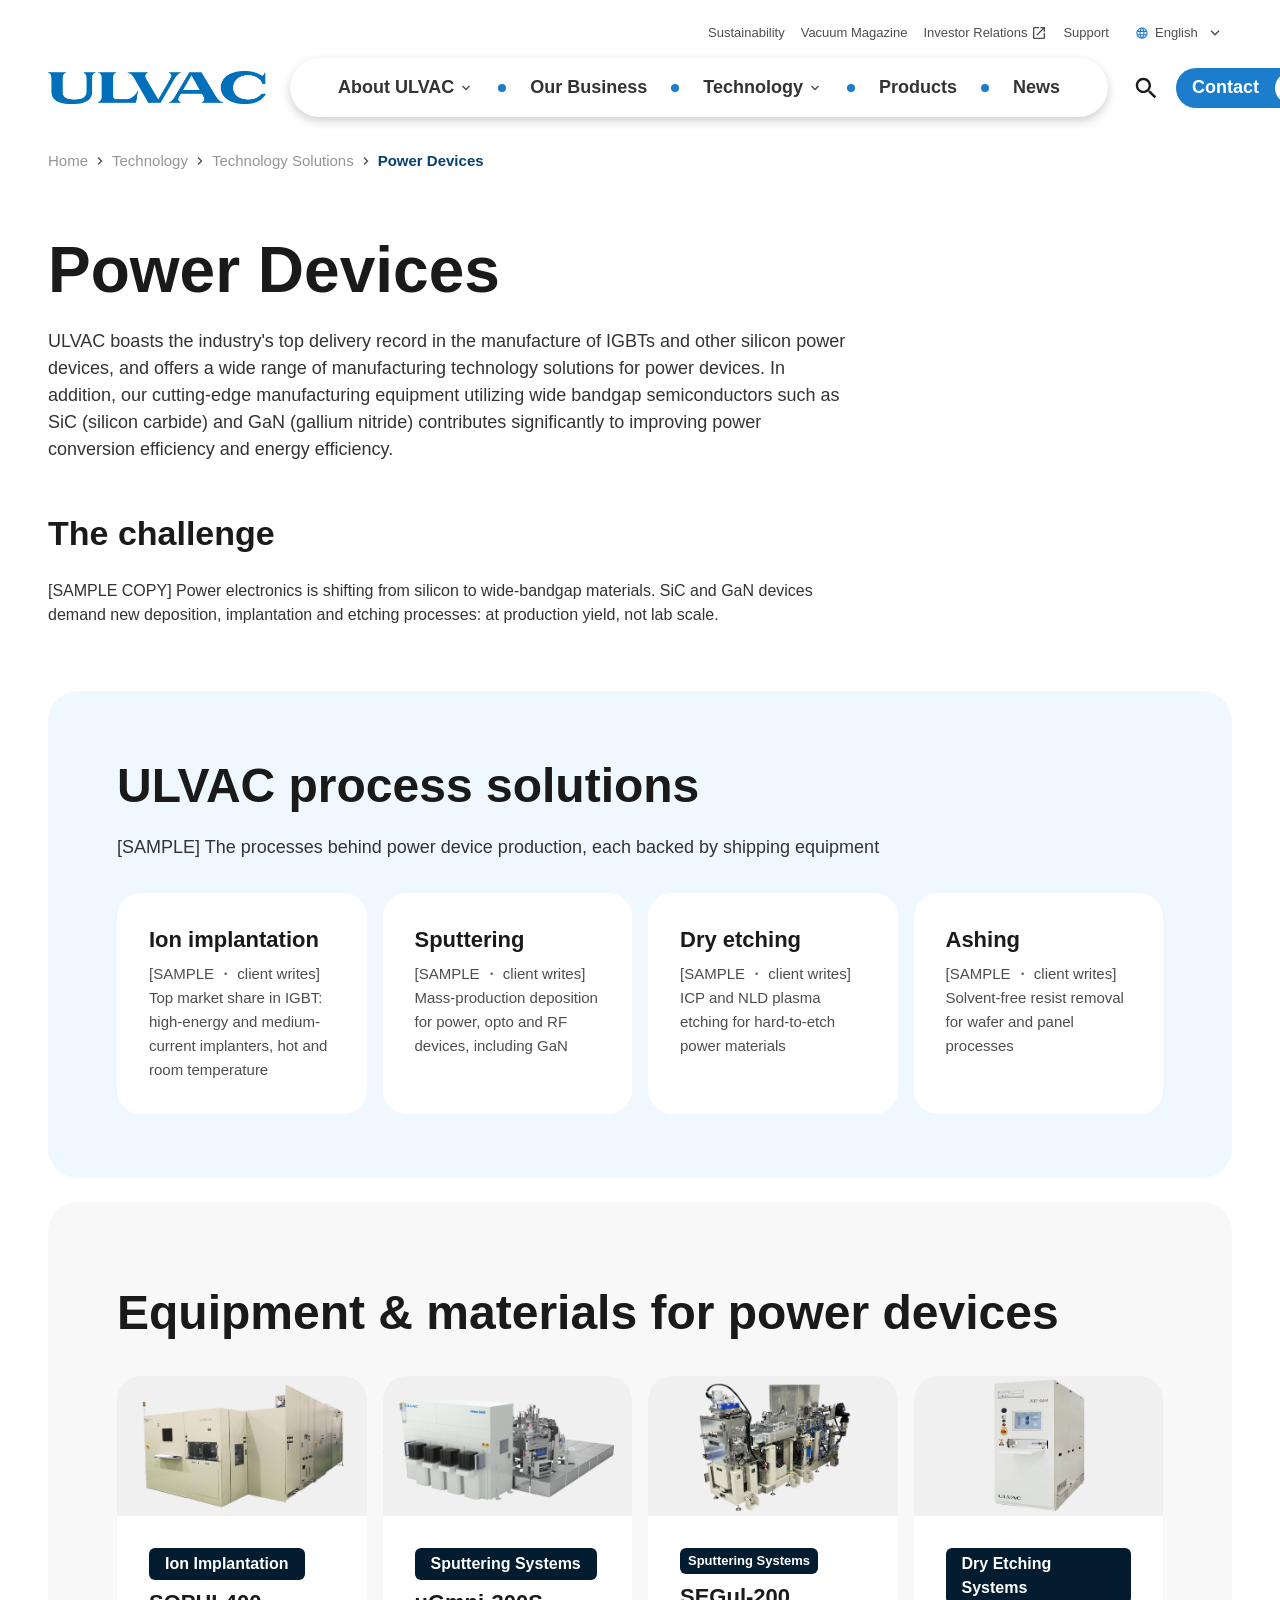
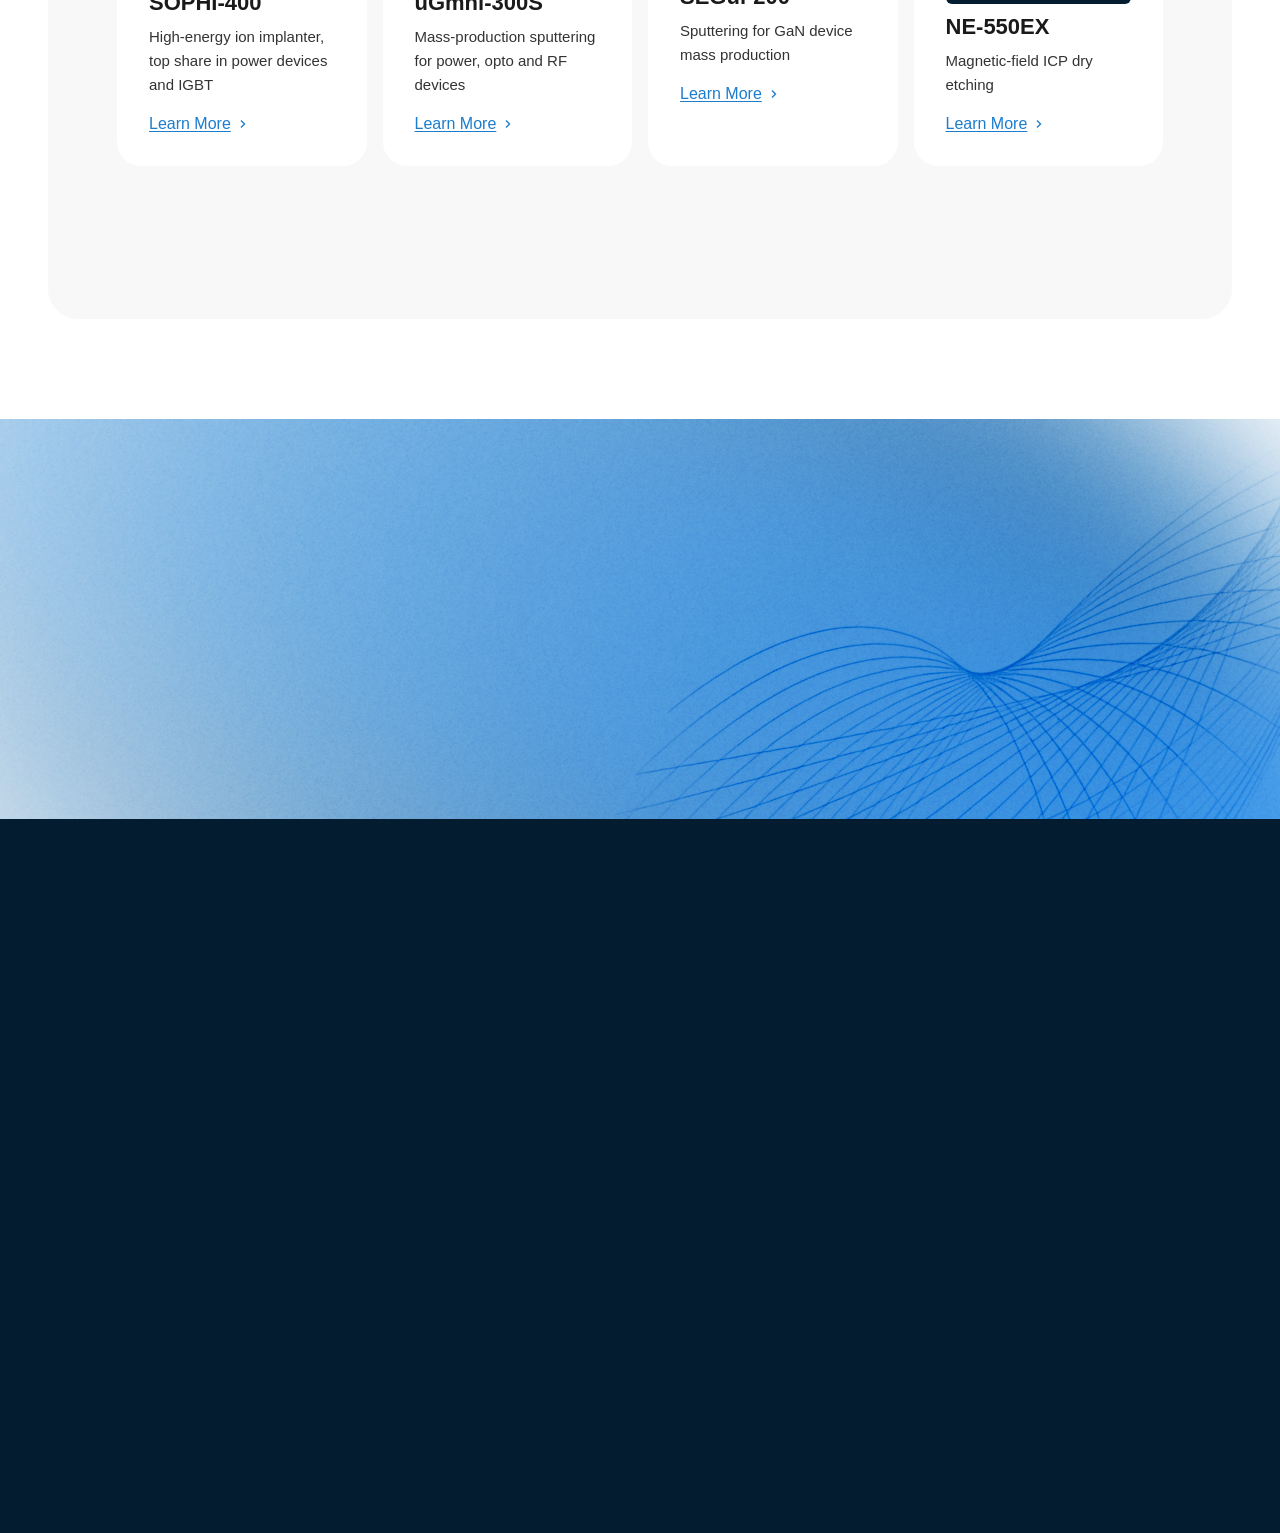
<file: power-devices.html>
<!doctype html>
<html lang="en">
  <head>
    <meta charset="UTF-8" />
    <meta name="viewport" content="width=device-width, initial-scale=1.0" />
    <meta name="description" content="Explore ULVAC processes and manufacturing equipment for silicon, SiC and GaN power devices." />
    <title>Power Devices | ULVAC</title>
    <link rel="stylesheet" href="./css/pc.css" />
    <link rel="stylesheet" href="./css/header.css" />
    <link rel="stylesheet" href="./css/mobile.css" />
    <link rel="stylesheet" href="./css/about.css" />
    <link rel="stylesheet" href="./css/technology-overview.css" />
    <link rel="stylesheet" href="./css/power-devices.css" />
    <link rel="preload" href="./script.js" as="script" />
  </head>
  <body>
    <header class="site-header" id="site-header">
      <div class="site-header__glass"><div class="site-header__inner">
        <div class="utility-nav">
          <a href="https://www.ulvac.co.jp/en/sustainability/index.html">Sustainability</a><a href="./vacuum-magazine.html">Vacuum Magazine</a>
          <a class="external-link" href="https://ir.ulvac.co.jp/en/">Investor Relations <img src="./img/site/51fd2.svg" alt="" aria-hidden="true" /></a>
          <a href="https://www.ulvac.co.jp/en/support_info/index.html">Support</a>
          <div class="language">
            <button class="language__trigger" type="button" aria-expanded="false" aria-controls="language-menu"><img class="language__globe" src="./img/site/header-language.svg" alt="" /><span>English</span><img class="language__chevron" src="./img/site/header-language-chevron.svg" alt="" /></button>
            <div class="language__menu" id="language-menu">
              <p class="language__label">Language</p><a class="language__item is-selected" href="./power-devices.html">English<img src="./img/site/cfca9.svg" alt="" /></a><a class="language__item" href="https://www.ulvac.co.jp/">Japanese</a><div class="language__divider"></div>
              <p class="language__label">Regional Sites</p><a class="language__item" href="https://www.ulvac.co.jp/en/company/group/index.html">China</a><a class="language__item" href="https://www.ulvac.co.jp/en/company/group/index.html">Korea</a><a class="language__item" href="https://www.ulvac.co.jp/en/company/group/index.html">Taiwan</a><a class="language__item" href="https://www.ulvac.co.jp/en/company/group/index.html">USA</a><a class="language__item" href="https://www.ulvac.co.jp/en/company/group/index.html">Europe</a><a class="language__item" href="https://www.ulvac.co.jp/en/company/group/index.html">Southeast Asia</a><div class="language__divider"></div><a class="language__all" href="https://www.ulvac.co.jp/en/company/group/index.html">All group companies<img src="./img/site/816e2.svg" alt="" /></a>
            </div>
          </div>
        </div>
        <div class="header-main">
          <a class="logo" href="./index.html" aria-label="ULVAC home"><img src="./img/site/b45c0.png" alt="ULVAC" /></a>
          <nav class="main-nav" aria-label="Main navigation">
            <button type="button" data-mega-menu="about" aria-expanded="false" aria-controls="mega-menu-about">About ULVAC<span class="main-nav__icon"><img class="main-nav__icon-default" src="./img/site/4ae75.svg" alt="" /><img class="main-nav__icon-active" src="./img/site/4aeca.svg" alt="" /></span></button>
            <i aria-hidden="true"></i><a href="./index.html#business">Our Business</a><i aria-hidden="true"></i>
            <button type="button" data-mega-menu="technology" aria-expanded="false" aria-controls="mega-menu-technology">Technology<span class="main-nav__icon"><img class="main-nav__icon-default" src="./img/site/4ae75.svg" alt="" /><img class="main-nav__icon-active" src="./img/site/4aeca.svg" alt="" /></span></button>
            <i aria-hidden="true"></i><a href="#products">Products</a><i aria-hidden="true"></i><a href="./news.html">News</a>
          </nav>
          <div class="header-actions">
            <button class="icon-button" type="button" aria-label="Open search" aria-expanded="false" aria-controls="search-panel"><picture class="icon-button__open"><source media="(max-width: 940px)" srcset="./img/site/834f3.svg" /><img src="./img/site/header-search.svg" alt="" /></picture><img class="icon-button__close" src="./img/site/2cd03.svg" alt="" /></button>
            <a class="contact-button" href="#contact"><span>Contact</span><span class="contact-button__icon"><img src="./img/site/header-contact-chevron.svg" alt="" /></span></a>
            <button class="mobile-menu-button" type="button" aria-label="Open menu" aria-expanded="false" aria-controls="mobile-nav"><img class="mobile-menu-button__open" src="./img/site/a087a.svg" alt="" /><img class="mobile-menu-button__close" src="./img/site/2cd03.svg" alt="" /></button>
          </div>
        </div>
      </div></div>
      <div class="mega-menu mega-menu--about" id="mega-menu-about" hidden>
        <p class="mega-menu__title">About ULVAC</p><div class="mega-menu__grid">
          <a class="mega-menu__card" href="./about.html"><strong>Overview</strong><span>Top Message, Who We Are and ULVAC at a glance.</span></a>
          <a class="mega-menu__card" href="./company-profile.html"><strong>Company Profile</strong><span>Corporate data, management, organization and locations.</span></a>
          <a class="mega-menu__card" href="https://www.ulvac.co.jp/en/company/group/index.html"><strong>Group Companies</strong><span>39 group companies worldwide, each with a profile page.</span></a>
          <a class="mega-menu__card" href="https://www.ulvac.co.jp/en/company/history/index.html"><strong>History of ULVAC</strong><span>The full chronology since our founding in 1952.</span></a>
        </div>
      </div>
      <div class="mega-menu mega-menu--technology" id="mega-menu-technology" hidden>
        <p class="mega-menu__title">Technology</p><div class="mega-menu__grid">
          <a class="mega-menu__card" href="./technology-overview.html"><strong>Technology Overview</strong><span>Our solutions and R&amp;D, with vacuum technology at our core.</span></a>
          <a class="mega-menu__card" href="./technology-solutions.html"><strong>Technology Solutions</strong><span>Find ULVAC technology by application: 27 fields from semiconductors to pharmaceuticals.</span></a>
          <a class="mega-menu__card" href="https://www.ulvac.co.jp/en/research_development/index.html"><strong>Research &amp; Development</strong><span>Driving innovation and co-creation with vacuum technology at our core.</span></a>
        </div>
      </div>
      <div class="search-panel" id="search-panel" aria-hidden="true">
        <form class="search-form" role="search"><input name="q" type="search" aria-label="Search" placeholder="Search products, model numbers, articles..." tabindex="-1" /><button type="submit" aria-label="Submit search" tabindex="-1"><img src="./img/site/65e20.svg" alt="" /></button></form>
        <div class="trending"><h2>Trending Topics</h2><div class="trending__grid">
          <a href="https://www.ulvac.co.jp/en/products/equipment/index.html">Sputtering Systems<img src="./img/site/816e2.svg" alt="" /></a><a href="https://www.ulvac.co.jp/en/products/components/index.html">Vacuum Pumps<img src="./img/site/816e2.svg" alt="" /></a><a href="https://www.ulvac.co.jp/en/products/components/index.html">Cryopumps<img src="./img/site/816e2.svg" alt="" /></a><a href="https://www.ulvac.co.jp/en/products/components/index.html">Vacuum Gauges<img src="./img/site/816e2.svg" alt="" /></a><a href="#products">All Products<img src="./img/site/816e2.svg" alt="" /></a><a href="https://www.ulvac.co.jp/en/support_info/index.html">Support<img src="./img/site/816e2.svg" alt="" /></a><a href="./vacuum-magazine.html">Vacuum Magazine<img src="./img/site/816e2.svg" alt="" /></a><a href="./about.html">Company Overview<img src="./img/site/816e2.svg" alt="" /></a><a href="https://www.ulvac.co.jp/en/support_info/sales_office/index.html">Sales &amp; Service Network<img src="./img/site/816e2.svg" alt="" /></a>
        </div></div>
      </div>
      <nav class="mobile-nav" id="mobile-nav" aria-label="Mobile navigation">
        <div class="mobile-nav__primary">
          <div class="mobile-nav__group">
            <button class="mobile-nav__trigger" type="button" aria-expanded="false" aria-controls="mobile-about"><span>About ULVAC</span><img class="mobile-nav__chevron-down" src="./img/site/a34da.svg" alt="" /><img class="mobile-nav__chevron-up" src="./img/site/2c902.svg" alt="" /></button>
            <div class="mobile-nav__submenu" id="mobile-about">
              <a href="./about.html"><span><strong>Overview</strong><small>Top Message, Who We Are and ULVAC at a glance.</small></span><img src="./img/site/85260.svg" alt="" /></a>
              <a href="./company-profile.html"><span><strong>Company Profile</strong><small>Corporate data, management, organization and locations.</small></span><img src="./img/site/85260.svg" alt="" /></a>
              <a href="https://www.ulvac.co.jp/en/company/group/index.html"><span><strong>Group Companies</strong><small>39 group companies worldwide, each with a profile page.</small></span><img src="./img/site/85260.svg" alt="" /></a>
              <a href="https://www.ulvac.co.jp/en/company/history/index.html"><span><strong>History of ULVAC</strong><small>The full chronology since our founding in 1952.</small></span><img src="./img/site/85260.svg" alt="" /></a>
            </div>
          </div>
          <a class="mobile-nav__link" href="./index.html#business">Our Business</a>
          <div class="mobile-nav__group">
            <button class="mobile-nav__trigger" type="button" aria-expanded="false" aria-controls="mobile-technology"><span>Technology</span><img class="mobile-nav__chevron-down" src="./img/site/a34da.svg" alt="" /><img class="mobile-nav__chevron-up" src="./img/site/2c902.svg" alt="" /></button>
            <div class="mobile-nav__submenu" id="mobile-technology">
              <a href="./technology-overview.html"><span><strong>Technology Overview</strong><small>Our solutions and R&amp;D, with vacuum technology at our core.</small></span><img src="./img/site/85260.svg" alt="" /></a>
              <a href="./technology-solutions.html"><span><strong>Technology Solutions</strong><small>Find ULVAC technology by application: 27 fields from semiconductors to pharmaceuticals.</small></span><img src="./img/site/85260.svg" alt="" /></a>
              <a href="https://www.ulvac.co.jp/en/research_development/index.html"><span><strong>Research &amp; Development</strong><small>Driving innovation and co-creation with vacuum technology at our core.</small></span><img src="./img/site/85260.svg" alt="" /></a>
            </div>
          </div>
          <a class="mobile-nav__link" href="#products">Products</a><a class="mobile-nav__link" href="./news.html">News</a>
        </div>
        <div class="mobile-nav__utility">
          <a href="https://www.ulvac.co.jp/en/sustainability/index.html">Sustainability</a><a href="./vacuum-magazine.html">Vacuum Magazine</a><a href="https://ir.ulvac.co.jp/en/">Investor Relations</a><a href="https://www.ulvac.co.jp/en/support_info/index.html">Support</a>
          <div class="mobile-language"><button class="mobile-language__trigger" type="button" aria-expanded="false" aria-controls="mobile-language-menu"><span><img src="./img/site/fb492.svg" alt="" />English</span><img class="mobile-language__chevron" src="./img/site/47013.svg" alt="" /></button>
            <div class="mobile-language__menu" id="mobile-language-menu"><p>Language</p><a class="is-selected" href="./power-devices.html">English<img src="./img/site/cfca9.svg" alt="" /></a><a href="https://www.ulvac.co.jp/">Japanese</a><hr /><p>Regional Sites</p><a href="https://www.ulvac.co.jp/en/company/group/index.html">China</a><a href="https://www.ulvac.co.jp/en/company/group/index.html">Korea</a><a href="https://www.ulvac.co.jp/en/company/group/index.html">Taiwan</a><a href="https://www.ulvac.co.jp/en/company/group/index.html">USA</a><a href="https://www.ulvac.co.jp/en/company/group/index.html">Europe</a><a href="https://www.ulvac.co.jp/en/company/group/index.html">Southeast Asia</a><hr /><a class="mobile-language__all" href="https://www.ulvac.co.jp/en/company/group/index.html">All group companies<img src="./img/site/816e2.svg" alt="" /></a></div>
          </div>
        </div>
      </nav>
    </header>
    <main class="technology-page power-page">
      <nav class="about-breadcrumb content-shell" aria-label="Breadcrumb">
        <a href="./index.html">Home</a><img src="./img/about/breadcrumb-right.svg" alt="" />
        <a href="./technology-overview.html">Technology</a><img src="./img/about/breadcrumb-right.svg" alt="" />
        <a href="./technology-solutions.html">Technology Solutions</a><img src="./img/about/breadcrumb-right.svg" alt="" />
        <strong aria-current="page">Power Devices</strong>
      </nav>
      <section class="power-hero content-shell" aria-labelledby="power-title">
        <h1 id="power-title">Power Devices</h1>
        <p>ULVAC boasts the industry's top delivery record in the manufacture of IGBTs and other silicon power devices, and offers a wide range of manufacturing technology solutions for power devices. In addition, our cutting-edge manufacturing equipment utilizing wide bandgap semiconductors such as SiC (silicon carbide) and GaN (gallium nitride) contributes significantly to improving power conversion efficiency and energy efficiency.</p>
      </section>
      <section class="power-challenge content-shell" aria-labelledby="challenge-title">
        <h2 id="challenge-title">The challenge</h2>
        <p>[SAMPLE COPY] Power electronics is shifting from silicon to wide-bandgap materials. SiC and GaN devices demand new deposition, implantation and etching processes: at production yield, not lab scale.</p>
      </section>
      <section class="power-panel power-process content-shell" aria-labelledby="process-title">
        <header class="power-section__heading">
          <h2 id="process-title">ULVAC process solutions</h2>
          <p>[SAMPLE] The processes behind power device production, each backed by shipping equipment</p>
        </header>
        <div class="power-grid">
          <article class="power-process-card"><h3>Ion implantation</h3><p>[SAMPLE ・ client writes] Top market share in IGBT: high-energy and medium-current implanters, hot and room temperature</p></article>
          <article class="power-process-card"><h3>Sputtering</h3><p>[SAMPLE ・ client writes] Mass-production deposition for power, opto and RF devices, including GaN</p></article>
          <article class="power-process-card"><h3>Dry etching</h3><p>[SAMPLE ・ client writes] ICP and NLD plasma etching for hard-to-etch power materials</p></article>
          <article class="power-process-card"><h3>Ashing</h3><p>[SAMPLE ・ client writes] Solvent-free resist removal for wafer and panel processes</p></article>
        </div>
      </section>
      <section class="power-panel power-equipment content-shell" id="products" aria-labelledby="equipment-title">
        <h2 class="power-section__heading" id="equipment-title">Equipment &amp; materials for power devices</h2>
        <div class="power-grid">
          <article class="power-equipment-card">
            <div class="power-equipment-card__media"><img class="power-equipment-card__image" src="./img/technology/sophi-400.png" alt="SOPHI-400 ion implanter" /></div>
            <div class="power-equipment-card__body"><span class="power-tag">Ion Implantation</span><h3>SOPHI-400</h3><p>High-energy ion implanter, top share in power devices and IGBT</p>
              <a class="power-learn" aria-label="Learn More about SOPHI-400" href="https://www.ulvac.co.jp/en/products/ion_implantation_system/sophi-400/">Learn More<img src="./img/technology/application-chevron.svg" alt="" /></a>
            </div>
          </article>
          <article class="power-equipment-card">
            <div class="power-equipment-card__media"><img class="power-equipment-card__image" src="./img/technology/ugmni-300s.png" alt="uGmni-300S sputtering system" /></div>
            <div class="power-equipment-card__body"><span class="power-tag">Sputtering Systems</span><h3>uGmni-300S</h3><p>Mass-production sputtering for power, opto and RF devices</p>
              <a class="power-learn" aria-label="Learn More about uGmni-300S" href="https://www.ulvac.co.jp/en/products/sputtering_system/uGmni-300s/">Learn More<img src="./img/technology/application-chevron.svg" alt="" /></a>
            </div>
          </article>
          <article class="power-equipment-card">
            <div class="power-equipment-card__media"><img class="power-equipment-card__image" src="./img/technology/segul-200.png" alt="SEGul-200 sputtering system" /></div>
            <div class="power-equipment-card__body"><span class="power-tag power-tag--compact">Sputtering Systems</span><h3>SEGul-200</h3><p>Sputtering for GaN device mass production</p>
              <a class="power-learn" aria-label="Learn More about SEGul-200" href="https://www.ulvac.co.jp/en/products/sputtering_system/segul-200/">Learn More<img src="./img/technology/application-chevron.svg" alt="" /></a>
            </div>
          </article>
          <article class="power-equipment-card">
            <div class="power-equipment-card__media"><img class="power-equipment-card__image" src="./img/technology/ne-550ex.png" alt="NE-550EX dry etching system" /></div>
            <div class="power-equipment-card__body"><span class="power-tag">Dry Etching Systems</span><h3>NE-550EX</h3><p>Magnetic-field ICP dry etching</p>
              <a class="power-learn" aria-label="Learn More about NE-550EX" href="https://www.ulvac.co.jp/en/products/dry_etching_system/ne-550ex/">Learn More<img src="./img/technology/application-chevron.svg" alt="" /></a>
            </div>
          </article>
        </div>
        <div class="power-products-action"><a class="contact-button" href="https://www.ulvac.co.jp/en/products/equipment/index.html"><span>All products</span><span class="contact-button__icon"><img src="./img/site/header-contact-chevron.svg" alt="" /></span></a></div>
      </section>
      <section class="power-inquiry" id="contact" aria-labelledby="inquiry-title">
        <div class="power-inquiry__background" aria-hidden="true"><span class="power-inquiry__light"></span></div>
        <div class="power-inquiry__content">
          <h2 id="inquiry-title">Talk to us</h2>
          <p>Tell us your device, your material and your target,<br /> our process engineers respond with the relevant technology.</p>
          <a class="contact-button" href="https://www.ulvac.co.jp/en/contact/index.html"><span>Inquiry</span><span class="contact-button__icon"><img src="./img/technology/inquiry-chevron.svg" alt="" /></span></a>
        </div>
      </section>
    </main>
    <footer class="footer"><div class="footer__inner">
      <img class="footer__logo" src="./img/94890.png" alt="ULVAC" />
      <nav class="footer__nav" aria-label="Footer navigation">
        <div><h2><a href="./about.html">About ULVAC</a></h2><a href="./about.html">Overview</a><a href="./company-profile.html">Company Profile</a><a href="https://www.ulvac.co.jp/en/company/history/index.html">History of ULVAC</a><a href="https://www.ulvac.co.jp/en/company/group/index.html">Group Companies</a><a href="https://www.ulvac.co.jp/en/sustainability/index.html">Sustainability</a></div>
        <div><h2><a href="https://www.ulvac.co.jp/en/business/index.html">Business &amp; Products</a></h2><a href="./index.html#business">Our Business</a><a href="./technology-overview.html">Technology</a><a href="https://www.ulvac.co.jp/en/products/equipment/index.html">Products</a></div>
        <div><h2><a href="https://www.ulvac.co.jp/en/news/media/index.html">Media</a></h2><a href="./news.html">News</a><a href="./vacuum-magazine.html">Vacuum Magazine</a><a href="https://ir.ulvac.co.jp/en/">Investor Relations <img class="footer__external-icon" src="./img/footer-external-link.svg" width="16" height="16" alt="" /></a><a href="https://www.ulvac.co.jp/en/download_list/index.html">Download List</a></div>
        <div><h2><a href="https://www.ulvac.co.jp/en/contact/index.html">Reach Us</a></h2><a href="https://www.ulvac.co.jp/en/contact/index.html">Contact</a><a href="https://www.ulvac.co.jp/en/support_info/index.html">Support</a></div>
      </nav>
      <div class="footer__legal"><p>© 2026 ULVAC, Inc. All Rights Reserved.</p><nav aria-label="Legal"><a href="https://www.ulvac.co.jp/en/privacy_policy/index.html">Privacy Policy</a><a href="https://www.ulvac.co.jp/en/agreement/index.html">Terms of Use</a><a href="https://www.ulvac.co.jp/en/sitemap/index.html">Sitemap</a></nav></div>
    </div></footer>
    <script src="./script.js" defer></script>
  </body>
</html>
</file>
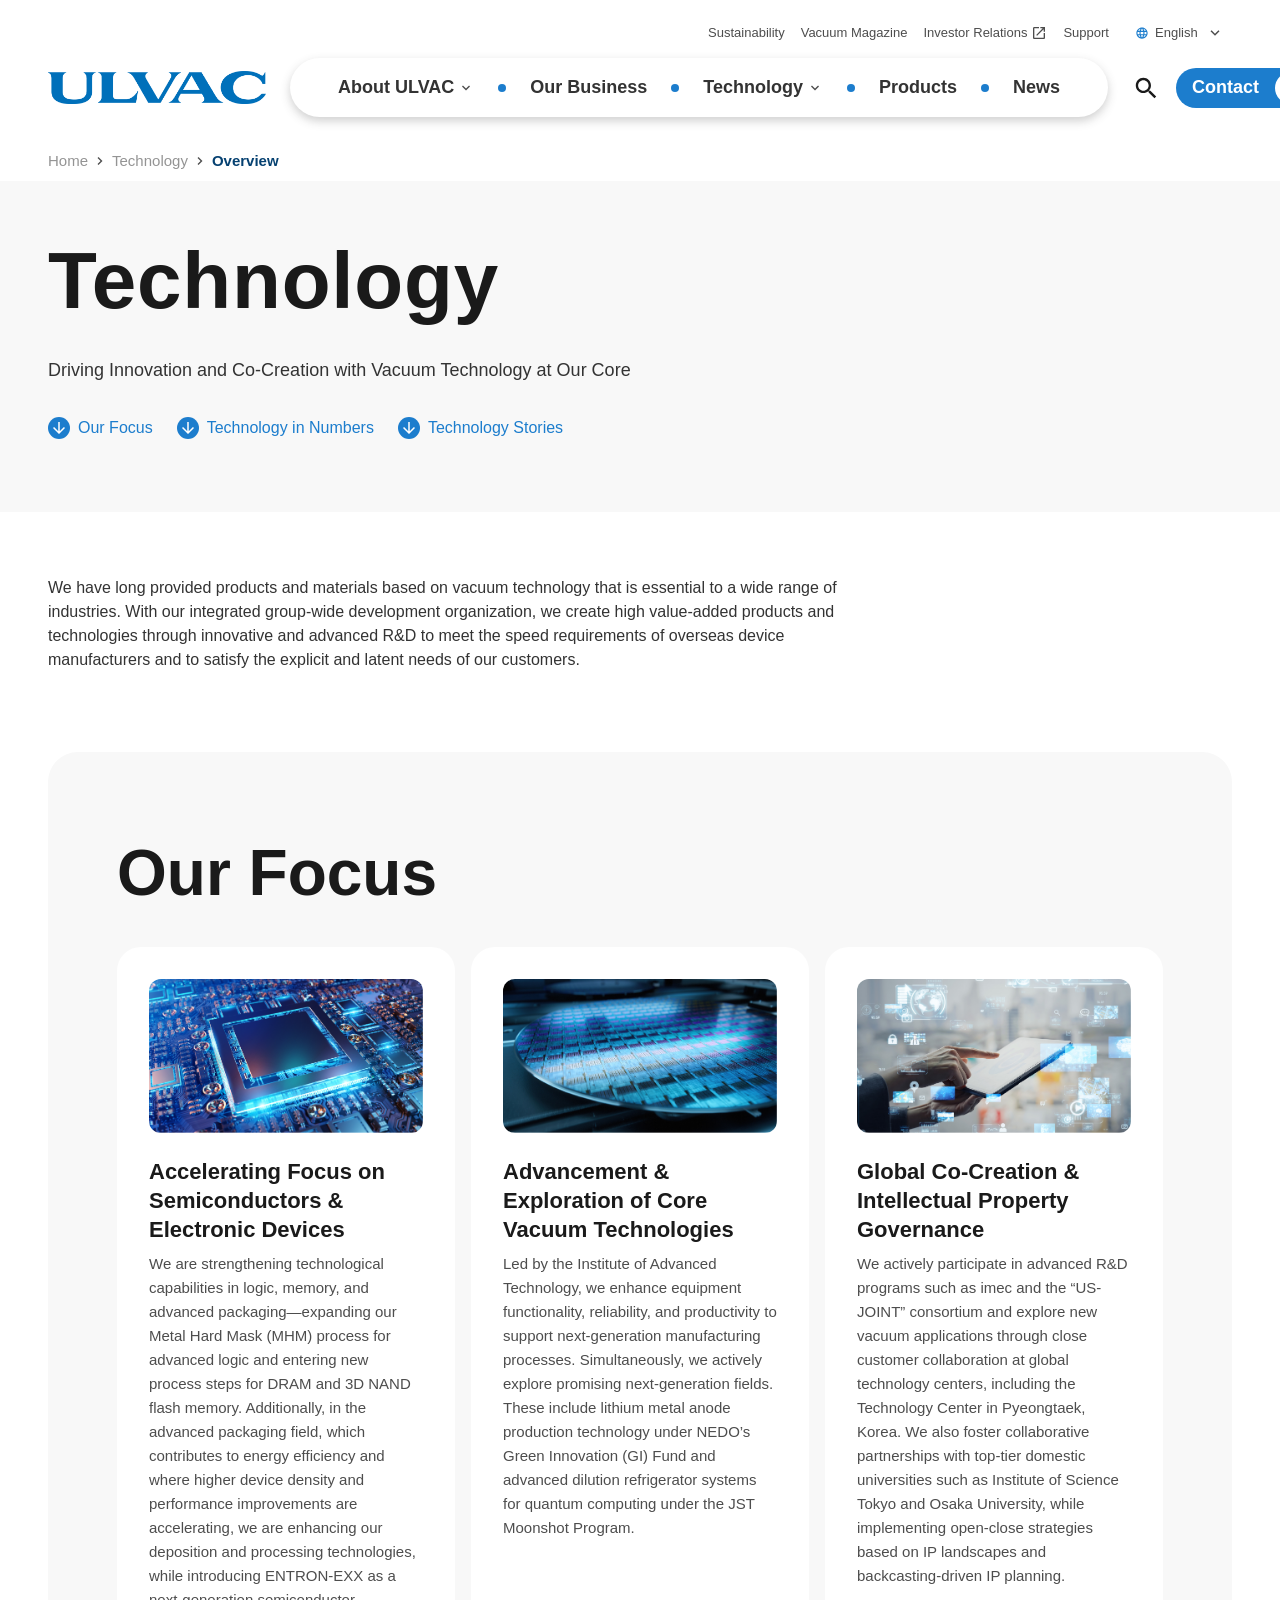
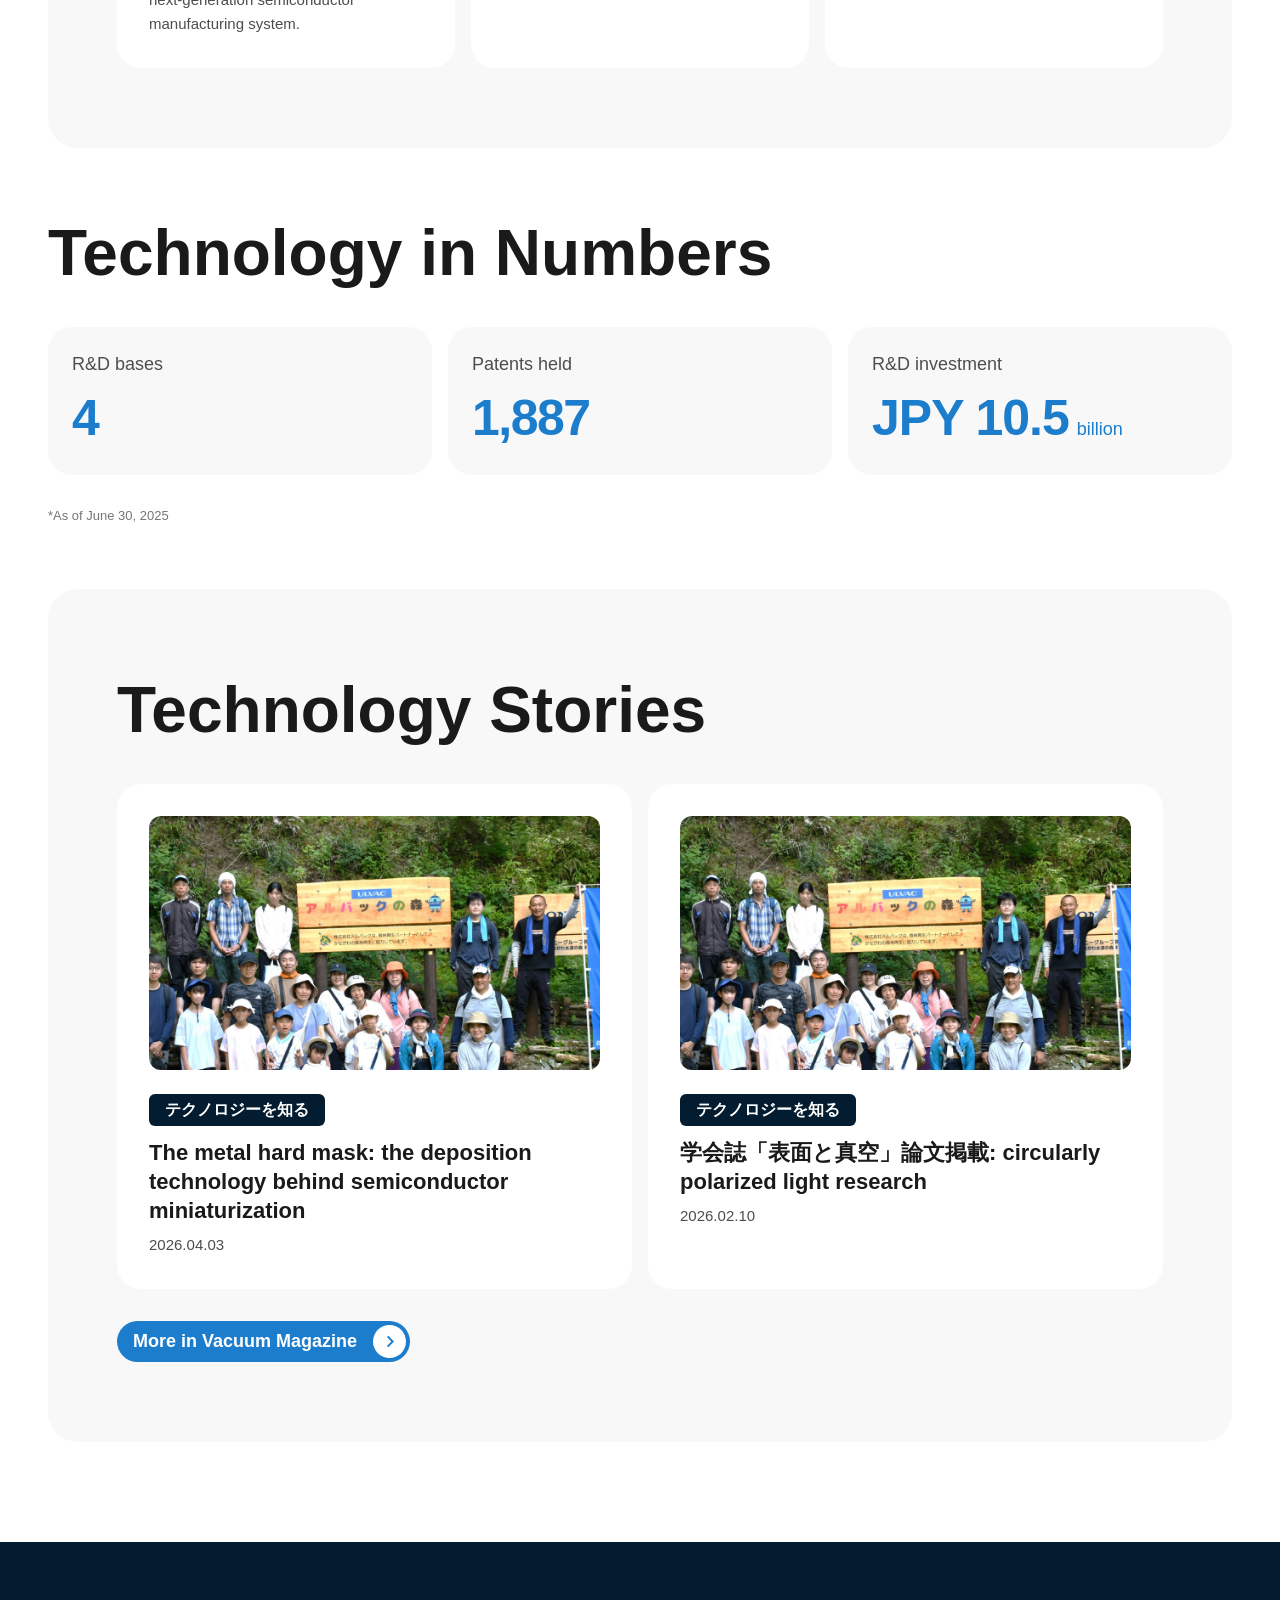
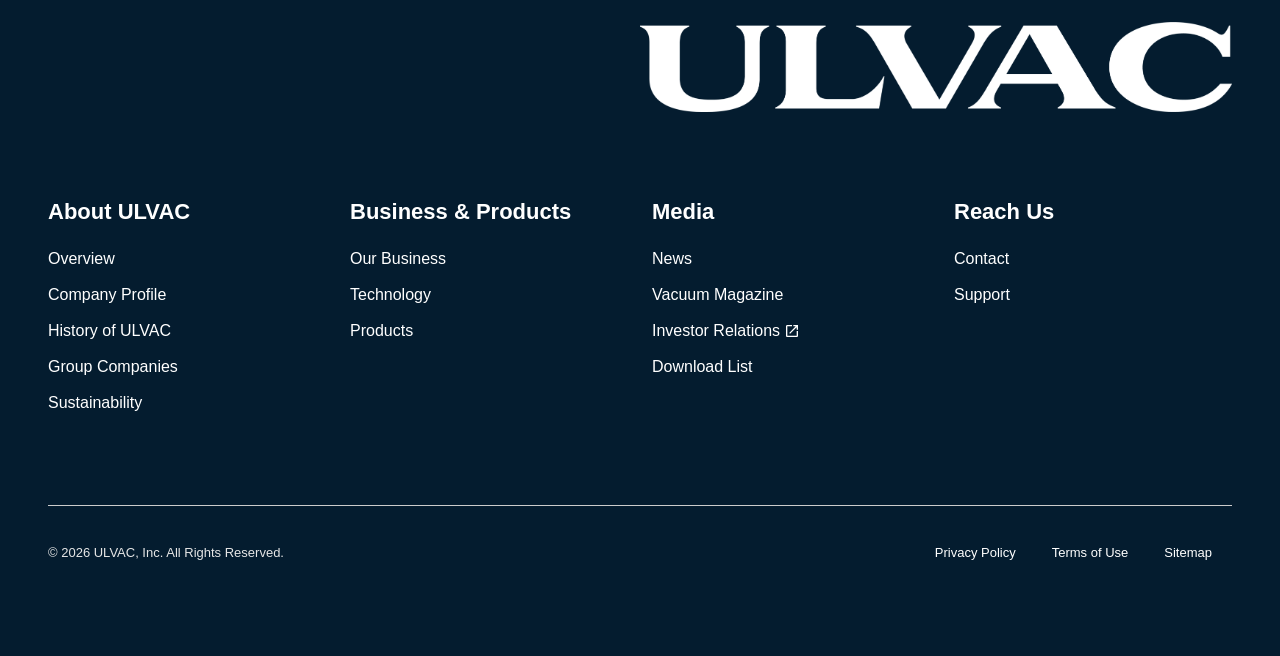
<file: technology-overview.html>
<!doctype html>
<html lang="en">
  <head>
    <!-- figma:head-start -->
    <meta charset="UTF-8" />
    <meta name="viewport" content="width=device-width, initial-scale=1.0" />
    <meta name="description" content="ULVAC’s technology focus, research and development figures, and technology stories." />
    <title>Technology Overview | ULVAC</title>
    <link rel="stylesheet" href="./css/pc.css" />
    <link rel="stylesheet" href="./css/header.css" />
    <link rel="stylesheet" href="./css/mobile.css" />
    <link rel="stylesheet" href="./css/about.css" />
    <link rel="stylesheet" href="./css/technology-overview.css" />
    <link rel="preload" href="./script.js" as="script" />
    <!-- figma:head-end -->
  </head>
  <body>
    <!-- figma:body-start -->
    <header class="site-header" id="site-header">
      <div class="site-header__glass">
        <div class="site-header__inner">
          <div class="utility-nav">
            <a href="#sustainability">Sustainability</a>
            <a href="./vacuum-magazine.html">Vacuum Magazine</a>
            <a class="external-link" href="#investor-relations">
              Investor Relations
              <img src="./img/site/51fd2.svg" alt="" aria-hidden="true" />
            </a>
            <a href="#support">Support</a>
            <div class="language">
              <button
                class="language__trigger"
                type="button"
                aria-expanded="false"
                aria-controls="language-menu"
              >
                <img class="language__globe" src="./img/site/header-language.svg" alt="" aria-hidden="true" />
                <span>English</span>
                <img
                  class="language__chevron"
                  src="./img/site/header-language-chevron.svg"
                  alt=""
                  aria-hidden="true"
                />
              </button>
              <div class="language__menu" id="language-menu">
                <p class="language__label">Language</p>
                <a class="language__item is-selected" href="#english">
                  English
                  <img src="./img/site/cfca9.svg" alt="" aria-hidden="true" />
                </a>
                <a class="language__item" href="#japanese">Japanese</a>
                <div class="language__divider"></div>
                <p class="language__label">Regional Sites</p>
                <a class="language__item" href="#china">China</a>
                <a class="language__item" href="#korea">Korea</a>
                <a class="language__item" href="#taiwan">Taiwan</a>
                <a class="language__item" href="#usa">USA</a>
                <a class="language__item" href="#europe">Europe</a>
                <a class="language__item" href="#southeast-asia">Southeast Asia</a>
                <div class="language__divider"></div>
                <a class="language__all" href="#group-companies">
                  All group companies
                  <img src="./img/site/816e2.svg" alt="" aria-hidden="true" />
                </a>
              </div>
            </div>
          </div>

          <div class="header-main">
            <a class="logo" href="./index.html" aria-label="ULVAC home">
              <img src="./img/site/b45c0.png" alt="ULVAC" />
            </a>
            <nav class="main-nav" aria-label="Main navigation">
              <button
                type="button"
                data-mega-menu="about"
                aria-expanded="false"
                aria-controls="mega-menu-about"
              >
                About ULVAC
                <span class="main-nav__icon">
                  <img
                    class="main-nav__icon-default"
                    src="./img/site/4ae75.svg"
                    alt=""
                    aria-hidden="true"
                  />
                  <img
                    class="main-nav__icon-active"
                    src="./img/site/4aeca.svg"
                    alt=""
                    aria-hidden="true"
                  />
                </span>
              </button>
              <i aria-hidden="true"></i>
              <a href="./index.html#business">Our Business</a>
              <i aria-hidden="true"></i>
              <button
                type="button"
                data-mega-menu="technology"
                aria-expanded="false"
                aria-controls="mega-menu-technology"
              >
                Technology
                <span class="main-nav__icon">
                  <img
                    class="main-nav__icon-default"
                    src="./img/site/4ae75.svg"
                    alt=""
                    aria-hidden="true"
                  />
                  <img
                    class="main-nav__icon-active"
                    src="./img/site/4aeca.svg"
                    alt=""
                    aria-hidden="true"
                  />
                </span>
              </button>
              <i aria-hidden="true"></i>
              <a href="#products">Products</a>
              <i aria-hidden="true"></i>
              <a href="./news.html">News</a>
            </nav>
            <div class="header-actions">
              <button
                class="icon-button"
                type="button"
                aria-label="Open search"
                aria-expanded="false"
                aria-controls="search-panel"
              >
                <picture class="icon-button__open">
                  <source media="(max-width: 940px)" srcset="./img/site/834f3.svg" />
                  <img src="./img/site/header-search.svg" alt="" />
                </picture>
                <img
                  class="icon-button__close"
                  src="./img/site/2cd03.svg"
                  alt=""
                  aria-hidden="true"
                />
              </button>
              <a class="contact-button" href="#contact">
                <span>Contact</span>
                <span class="contact-button__icon">
                  <img src="./img/site/header-contact-chevron.svg" alt="" aria-hidden="true" />
                </span>
              </a>
              <button
                class="mobile-menu-button"
                type="button"
                aria-label="Open menu"
                aria-expanded="false"
                aria-controls="mobile-nav"
              >
                <img
                  class="mobile-menu-button__open"
                  src="./img/site/a087a.svg"
                  alt=""
                  aria-hidden="true"
                />
                <img
                  class="mobile-menu-button__close"
                  src="./img/site/2cd03.svg"
                  alt=""
                  aria-hidden="true"
                />
              </button>
            </div>
          </div>
        </div>
      </div>

      <div class="mega-menu mega-menu--about" id="mega-menu-about" hidden>
        <p class="mega-menu__title">About ULVAC</p>
        <div class="mega-menu__grid">
          <a class="mega-menu__card" href="./about.html"
            ><strong>Overview</strong><span>Top Message, Who We Are and ULVAC at a glance.</span></a
          >
          <a class="mega-menu__card" href="./company-profile.html"
            ><strong>Company Profile</strong
            ><span>Corporate data, management, organization and locations.</span></a
          >
          <a class="mega-menu__card" href="#group-companies"
            ><strong>Group Companies</strong
            ><span>39 group companies worldwide, each with a profile page.</span></a
          >
          <a class="mega-menu__card" href="#history-of-ulvac"
            ><strong>History of ULVAC</strong
            ><span>The full chronology since our founding in 1952.</span></a
          >
        </div>
      </div>

      <div class="mega-menu mega-menu--technology" id="mega-menu-technology" hidden>
        <p class="mega-menu__title">Technology</p>
        <div class="mega-menu__grid">
          <a class="mega-menu__card" href="./technology-overview.html" aria-current="page"
            ><strong>Technology Overview</strong
            ><span>Our solutions and R&amp;D, with vacuum technology at our core.</span></a
          >
          <a class="mega-menu__card" href="./technology-solutions.html"
            ><strong>Technology Solutions</strong
            ><span
              >Find ULVAC technology by application: 27 fields from semiconductors to
              pharmaceuticals.</span
            ></a
          >
          <a class="mega-menu__card" href="#research-development"
            ><strong>Research &amp; Development</strong
            ><span>Driving innovation and co-creation with vacuum technology at our core.</span></a
          >
        </div>
      </div>

      <div class="search-panel" id="search-panel" aria-hidden="true">
        <form class="search-form" role="search">
          <input
            name="q"
            type="search"
            aria-label="Search"
            placeholder="Search products, model numbers, articles..."
            tabindex="-1"
          />
          <button type="submit" aria-label="Submit search" tabindex="-1">
            <img src="./img/site/65e20.svg" alt="" aria-hidden="true" />
          </button>
        </form>
        <div class="trending">
          <h2>Trending Topics</h2>
          <div class="trending__grid">
            <a href="#sputtering-systems"
              >Sputtering Systems <img src="./img/site/816e2.svg" alt="" aria-hidden="true"
            /></a>
            <a href="#vacuum-pumps"
              >Vacuum Pumps <img src="./img/site/816e2.svg" alt="" aria-hidden="true"
            /></a>
            <a href="#cryopumps"
              >Cryopumps <img src="./img/site/816e2.svg" alt="" aria-hidden="true"
            /></a>
            <a href="#vacuum-gauges"
              >Vacuum Gauges <img src="./img/site/816e2.svg" alt="" aria-hidden="true"
            /></a>
            <a href="#products"
              >All Products <img src="./img/site/816e2.svg" alt="" aria-hidden="true"
            /></a>
            <a href="#support"
              >Support <img src="./img/site/816e2.svg" alt="" aria-hidden="true"
            /></a>
            <a href="./vacuum-magazine.html"
              >Vacuum Magazine <img src="./img/site/816e2.svg" alt="" aria-hidden="true"
            /></a>
            <a href="./about.html"
              >Company Overview <img src="./img/site/816e2.svg" alt="" aria-hidden="true"
            /></a>
            <a href="#sales-service-network"
              >Sales &amp; Service Network
              <img src="./img/site/816e2.svg" alt="" aria-hidden="true"
            /></a>
          </div>
        </div>
      </div>

      <nav class="mobile-nav" id="mobile-nav" aria-label="Mobile navigation">
        <div class="mobile-nav__primary">
          <div class="mobile-nav__group">
            <button
              class="mobile-nav__trigger"
              type="button"
              aria-expanded="false"
              aria-controls="mobile-about"
            >
              <span>About ULVAC</span>
              <img class="mobile-nav__chevron-down" src="./img/site/a34da.svg" alt="" aria-hidden="true" />
              <img class="mobile-nav__chevron-up" src="./img/site/2c902.svg" alt="" aria-hidden="true" />
            </button>
            <div class="mobile-nav__submenu" id="mobile-about">
              <a href="./about.html">
                <span><strong>Overview</strong><small>Top Message, Who We Are and ULVAC at a glance.</small></span>
                <img src="./img/site/85260.svg" alt="" aria-hidden="true" />
              </a>
              <a href="./company-profile.html">
                <span><strong>Company Profile</strong><small>Corporate data, management, organization and locations.</small></span>
                <img src="./img/site/85260.svg" alt="" aria-hidden="true" />
              </a>
              <a href="#group-companies">
                <span><strong>Group Companies</strong><small>39 group companies worldwide, each with a profile page.</small></span>
                <img src="./img/site/85260.svg" alt="" aria-hidden="true" />
              </a>
              <a href="#history-of-ulvac">
                <span><strong>History of ULVAC</strong><small>The full chronology since our founding in 1952.</small></span>
                <img src="./img/site/85260.svg" alt="" aria-hidden="true" />
              </a>
            </div>
          </div>
          <a class="mobile-nav__link" href="./index.html#business">Our Business</a>
          <div class="mobile-nav__group">
            <button
              class="mobile-nav__trigger"
              type="button"
              aria-expanded="false"
              aria-controls="mobile-technology"
            >
              <span>Technology</span>
              <img class="mobile-nav__chevron-down" src="./img/site/a34da.svg" alt="" aria-hidden="true" />
              <img class="mobile-nav__chevron-up" src="./img/site/2c902.svg" alt="" aria-hidden="true" />
            </button>
            <div class="mobile-nav__submenu" id="mobile-technology">
              <a href="./technology-overview.html" aria-current="page">
                <span><strong>Technology Overview</strong><small>Our solutions and R&amp;D, with vacuum technology at our core.</small></span>
                <img src="./img/site/85260.svg" alt="" aria-hidden="true" />
              </a>
              <a href="./technology-solutions.html">
                <span><strong>Technology Solutions</strong><small>Find ULVAC technology by application: 27 fields from semiconductors to pharmaceuticals.</small></span>
                <img src="./img/site/85260.svg" alt="" aria-hidden="true" />
              </a>
              <a href="#research-development">
                <span><strong>Research &amp; Development</strong><small>Driving innovation and co-creation with vacuum technology at our core.</small></span>
                <img src="./img/site/85260.svg" alt="" aria-hidden="true" />
              </a>
            </div>
          </div>
          <a class="mobile-nav__link" href="#products">Products</a>
          <a class="mobile-nav__link" href="./news.html">News</a>
        </div>

        <div class="mobile-nav__utility">
          <a href="#sustainability">Sustainability</a>
          <a href="./vacuum-magazine.html">Vacuum Magazine</a>
          <a href="#investor-relations">Investor Relations</a>
          <a href="#support">Support</a>
          <div class="mobile-language">
            <button
              class="mobile-language__trigger"
              type="button"
              aria-expanded="false"
              aria-controls="mobile-language-menu"
            >
              <span>
                <img src="./img/site/fb492.svg" alt="" aria-hidden="true" />
                English
              </span>
              <img class="mobile-language__chevron" src="./img/site/47013.svg" alt="" aria-hidden="true" />
            </button>
            <div class="mobile-language__menu" id="mobile-language-menu">
              <p>Language</p>
              <a class="is-selected" href="#english">English <img src="./img/site/cfca9.svg" alt="" aria-hidden="true" /></a>
              <a href="#japanese">Japanese</a>
              <hr />
              <p>Regional Sites</p>
              <a href="#china">China</a>
              <a href="#korea">Korea</a>
              <a href="#taiwan">Taiwan</a>
              <a href="#usa">USA</a>
              <a href="#europe">Europe</a>
              <a href="#southeast-asia">Southeast Asia</a>
              <hr />
              <a class="mobile-language__all" href="#group-companies">
                All group companies
                <img src="./img/site/816e2.svg" alt="" aria-hidden="true" />
              </a>
            </div>
          </div>
        </div>
      </nav>
    </header>
    <main class="technology-page">
      <nav class="about-breadcrumb content-shell" aria-label="Breadcrumb">
        <a href="./index.html">Home</a>
        <img src="./img/about/breadcrumb-right.svg" alt="" width="16" height="16" />
        <span>Technology</span>
        <img src="./img/about/breadcrumb-right.svg" alt="" width="16" height="16" />
        <strong aria-current="page">Overview</strong>
      </nav>

      <section class="technology-hero" aria-labelledby="technology-title">
        <div class="content-shell">
          <h1 id="technology-title" data-technology-reveal>Technology</h1>
          <p data-technology-reveal>Driving Innovation and Co-Creation with Vacuum Technology at Our Core</p>
          <nav class="about-anchor-nav" aria-label="Technology page sections" data-technology-reveal>
            <a href="#our-focus">Our Focus</a>
            <a href="#technology-in-numbers">Technology in Numbers</a>
            <a href="#technology-stories">Technology Stories</a>
          </nav>
        </div>
      </section>

      <div class="technology-intro content-shell" data-technology-reveal>
        <p>We have long provided products and materials based on vacuum technology that is essential to a wide range of industries. With our integrated group-wide development organization, we create high value-added products and technologies through innovative and advanced R&amp;D to meet the speed requirements of overseas device manufacturers and to satisfy the explicit and latent needs of our customers.</p>
      </div>

      <section class="technology-panel content-shell" id="our-focus" aria-labelledby="our-focus-title">
        <h2 id="our-focus-title" data-technology-reveal>Our Focus</h2>
        <div class="technology-focus-grid">
          <article class="technology-card" data-technology-reveal>
            <div class="technology-card__media technology-card__media--focus">
              <img src="./img/technology/semiconductor-electronic-devices.png" alt="" width="655" height="369" />
            </div>
            <div class="technology-card__copy">
              <h3>Accelerating Focus on Semiconductors &amp; Electronic Devices</h3>
              <p>We are strengthening technological capabilities in logic, memory, and advanced packaging—expanding our Metal Hard Mask (MHM) process for advanced logic and entering new process steps for DRAM and 3D NAND flash memory. Additionally, in the advanced packaging field, which contributes to energy efficiency and where higher device density and performance improvements are accelerating, we are enhancing our deposition and processing technologies, while introducing ENTRON-EXX as a next-generation semiconductor manufacturing system.</p>
            </div>
          </article>
          <article class="technology-card" data-technology-reveal>
            <div class="technology-card__media technology-card__media--focus">
              <img src="./img/technology/core-vacuum-technologies.png" alt="" width="655" height="369" />
            </div>
            <div class="technology-card__copy">
              <h3>Advancement &amp; Exploration of Core Vacuum Technologies</h3>
              <p>Led by the Institute of Advanced Technology, we enhance equipment functionality, reliability, and productivity to support next-generation manufacturing processes. Simultaneously, we actively explore promising next-generation fields. These include lithium metal anode production technology under NEDO’s Green Innovation (GI) Fund and advanced dilution refrigerator systems for quantum computing under the JST Moonshot Program.</p>
            </div>
          </article>
          <article class="technology-card" data-technology-reveal>
            <div class="technology-card__media technology-card__media--focus">
              <img src="./img/technology/global-technology-co-creation.png" alt="" width="655" height="369" />
            </div>
            <div class="technology-card__copy">
              <h3>Global Co-Creation &amp; Intellectual Property Governance</h3>
              <p>We actively participate in advanced R&amp;D programs such as imec and the “US-JOINT” consortium and explore new vacuum applications through close customer collaboration at global technology centers, including the Technology Center in Pyeongtaek, Korea. We also foster collaborative partnerships with top-tier domestic universities such as Institute of Science Tokyo and Osaka University, while implementing open-close strategies based on IP landscapes and backcasting-driven IP planning.</p>
            </div>
          </article>
        </div>
      </section>

      <section class="technology-numbers content-shell" id="technology-in-numbers" aria-labelledby="technology-numbers-title">
        <h2 id="technology-numbers-title" data-technology-reveal>Technology in Numbers</h2>
        <dl class="technology-metric-grid">
          <div class="technology-metric" data-technology-reveal>
            <dt>R&amp;D bases</dt>
            <dd><strong data-technology-counter>8</strong></dd>
          </div>
          <div class="technology-metric" data-technology-reveal>
            <dt>Patents held</dt>
            <dd><strong data-technology-counter>4,099</strong></dd>
          </div>
          <div class="technology-metric" data-technology-reveal>
            <dt>R&amp;D investment</dt>
            <dd><strong data-technology-counter>JPY 22.8</strong> <span>billion</span></dd>
          </div>
        </dl>
        <p class="technology-numbers__note" data-technology-reveal>*As of <time datetime="2025-06-30">June 30, 2025</time></p>
      </section>

      <section class="technology-stories content-shell" id="technology-stories" aria-labelledby="technology-stories-title">
        <div class="technology-panel">
          <h2 id="technology-stories-title" data-technology-reveal>Technology Stories</h2>
          <div class="technology-stories-grid">
            <article class="technology-card" data-technology-reveal>
              <div class="technology-card__media technology-card__media--story">
                <img src="./img/technology/technology-stories-group-photo.png" alt="" width="1096" height="822" loading="lazy" />
              </div>
              <div class="technology-card__story">
                <span class="technology-card__tag" lang="ja">テクノロジーを知る</span>
                <div class="technology-card__copy">
                  <h3><a class="technology-card__link" href="https://www.ulvac.co.jp/wiki/en/metal-hard-mask-20260410/">The metal hard mask: the deposition technology behind semiconductor miniaturization</a></h3>
                  <time datetime="2026-04-03">2026.04.03</time>
                </div>
              </div>
            </article>
            <article class="technology-card" data-technology-reveal>
              <div class="technology-card__media technology-card__media--story">
                <img src="./img/technology/technology-stories-group-photo.png" alt="" width="1096" height="822" loading="lazy" />
              </div>
              <div class="technology-card__story">
                <span class="technology-card__tag" lang="ja">テクノロジーを知る</span>
                <div class="technology-card__copy">
                  <h3><a class="technology-card__link" href="https://www.ulvac.co.jp/technical_journal/86J/TJ86J_2.pdf" title="Related ULVAC circularly polarized light research (Japanese PDF)"><span lang="ja">学会誌「表面と真空」論文掲載:</span> circularly polarized light research</a></h3>
                  <time datetime="2026-02-10">2026.02.10</time>
                </div>
              </div>
            </article>
          </div>
          <div class="technology-magazine" data-technology-reveal>
            <a class="contact-button" href="./vacuum-magazine.html">
              <span>More in Vacuum Magazine</span>
              <span class="contact-button__icon"><img src="./img/site/header-contact-chevron.svg" alt="" width="23" height="23" /></span>
            </a>
          </div>
        </div>
      </section>
    </main>
    <footer class="footer">
      <div class="footer__inner">
        <img class="footer__logo" src="./img/94890.png" alt="ULVAC" />
        <nav class="footer__nav" aria-label="Footer navigation">
          <div>
            <h2><a href="#">About ULVAC</a></h2>
            <a href="./about.html">Overview</a><a href="./company-profile.html">Company Profile</a><a href="#">History of ULVAC</a
            ><a href="#">Group Companies</a><a href="#">Sustainability</a>
          </div>
          <div>
            <h2><a href="#">Business &amp; Products</a></h2>
            <a href="#">Our Business</a><a href="./technology-overview.html" aria-current="page">Technology</a><a href="#">Products</a>
          </div>
          <div>
            <h2><a href="#">Media</a></h2>
            <a href="./news.html">News</a><a href="./vacuum-magazine.html">Vacuum Magazine</a><a href="#">Investor Relations <img class="footer__external-icon" src="./img/footer-external-link.svg" width="16" height="16" alt="" /></a
            ><a href="#">Download List</a>
          </div>
          <div>
            <h2><a href="#">Reach Us</a></h2>
            <a href="#">Contact</a><a href="#">Support</a>
          </div>
        </nav>
        <div class="footer__legal">
          <p>© 2026 ULVAC, Inc. All Rights Reserved.</p>
          <nav aria-label="Legal">
            <a href="#">Privacy Policy</a><a href="#">Terms of Use</a><a href="#">Sitemap</a>
          </nav>
        </div>
      </div>
    </footer>
    <!-- 使用普通脚本，使页面通过 file:// 打开时也能加载交互。 -->
    <script src="./script.js" defer></script>
    <!-- figma:body-end -->
  </body>
</html>
</file>
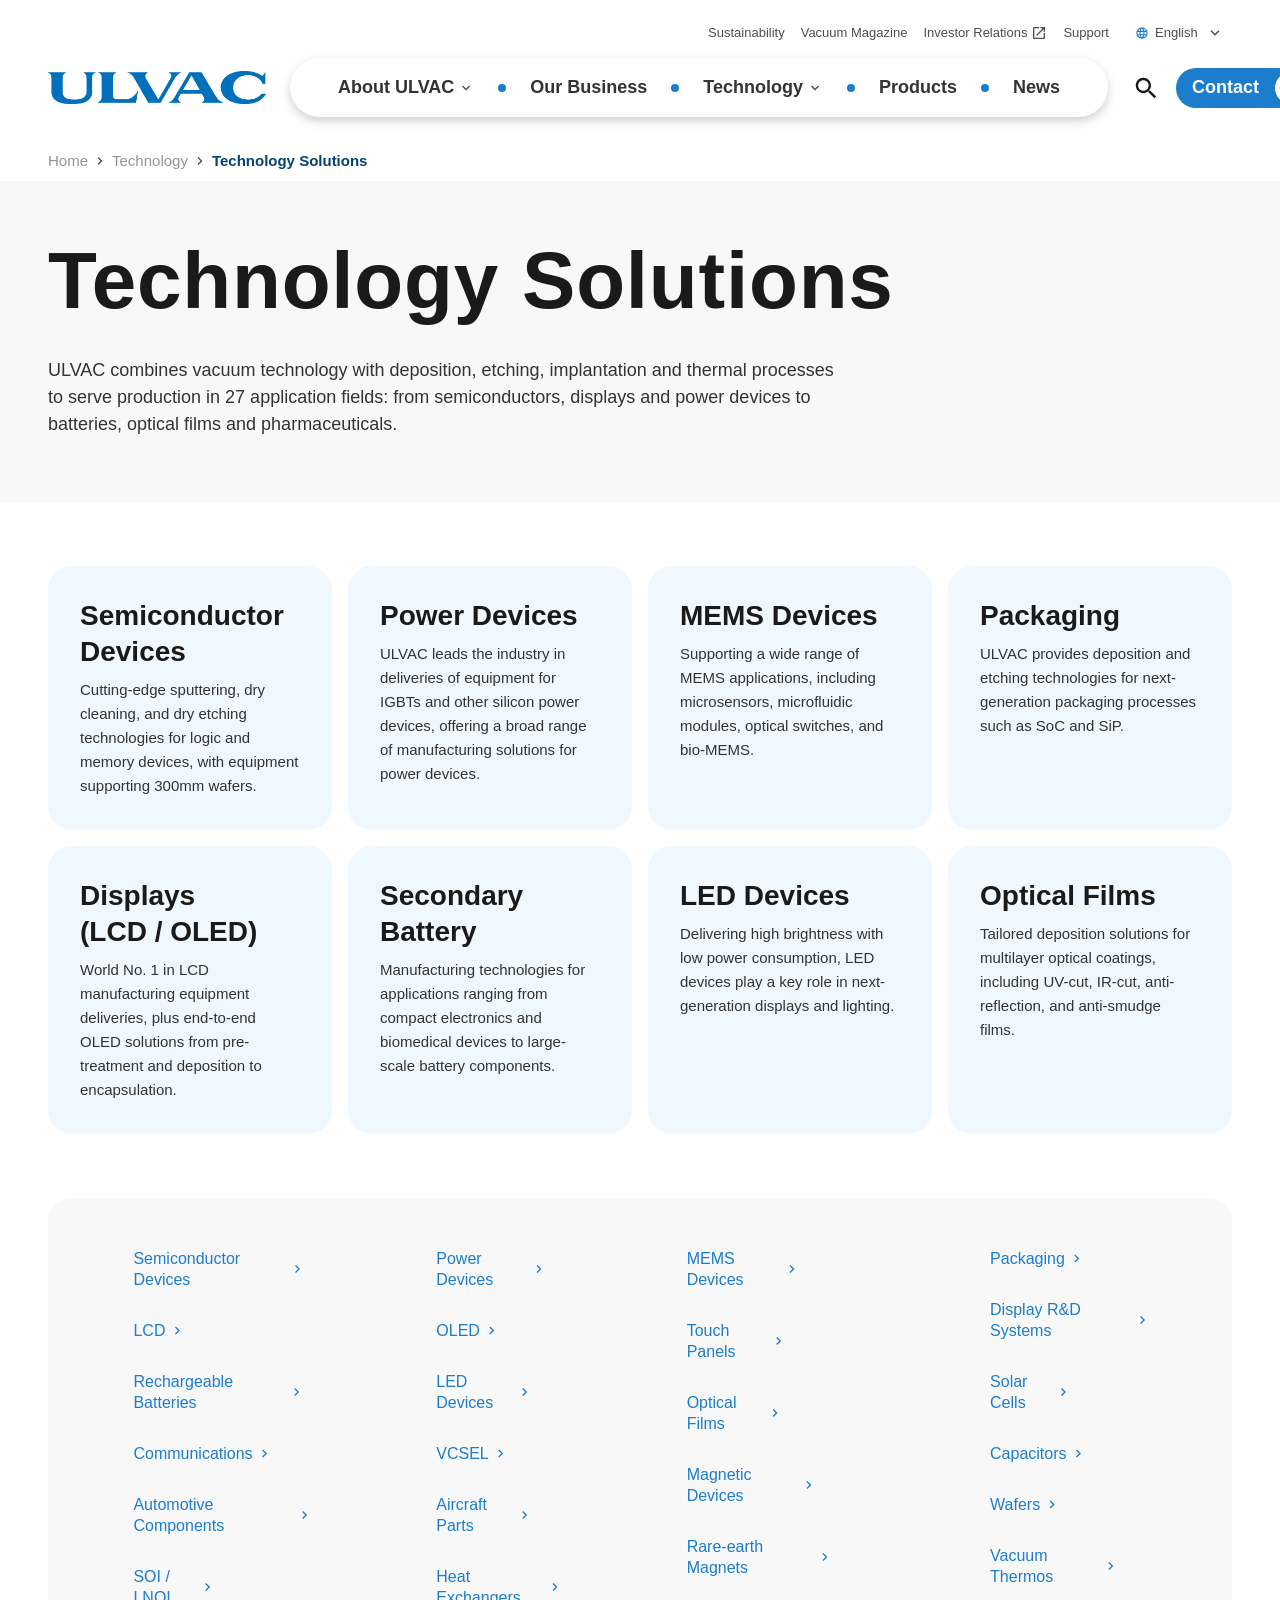
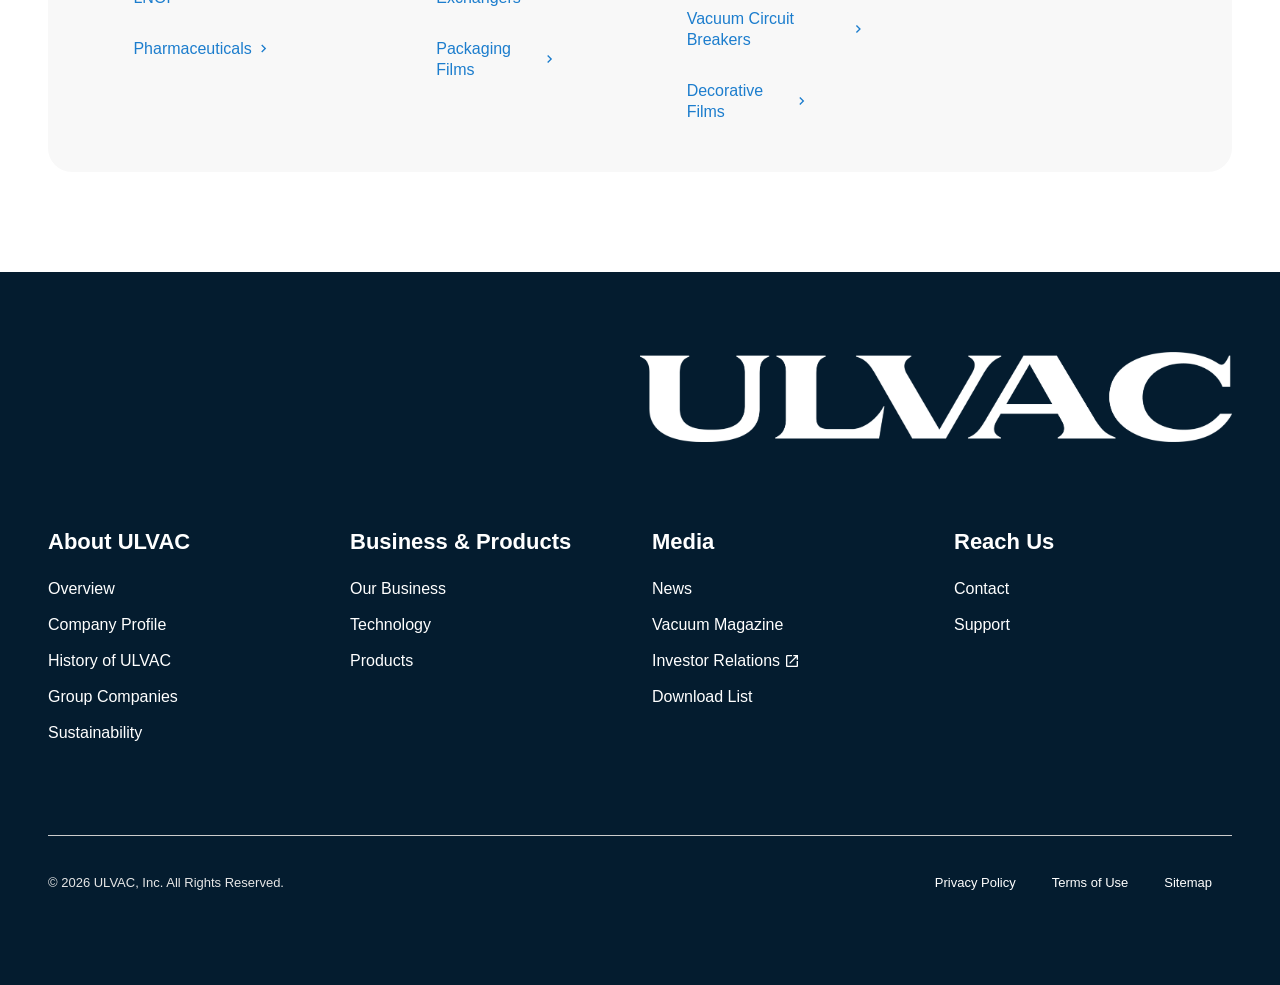
<file: technology-solutions.html>
<!doctype html>
<html lang="en">
  <head>
    <meta charset="UTF-8" />
    <meta name="viewport" content="width=device-width, initial-scale=1.0" />
    <meta name="description" content="Explore ULVAC vacuum technology solutions across 27 manufacturing applications." />
    <title>Technology Solutions | ULVAC</title>
    <link rel="stylesheet" href="./css/pc.css" />
    <link rel="stylesheet" href="./css/header.css" />
    <link rel="stylesheet" href="./css/mobile.css" />
    <link rel="stylesheet" href="./css/about.css" />
    <link rel="stylesheet" href="./css/technology-overview.css" />
    <link rel="stylesheet" href="./css/technology-solutions.css" />
    <link rel="preload" href="./script.js" as="script" />
  </head>
  <body>
    <header class="site-header" id="site-header">
      <div class="site-header__glass"><div class="site-header__inner">
        <div class="utility-nav">
          <a href="#sustainability">Sustainability</a><a href="./vacuum-magazine.html">Vacuum Magazine</a>
          <a class="external-link" href="#investor-relations">Investor Relations <img src="./img/site/51fd2.svg" alt="" aria-hidden="true" /></a>
          <a href="#support">Support</a>
          <div class="language">
            <button class="language__trigger" type="button" aria-expanded="false" aria-controls="language-menu"><img class="language__globe" src="./img/site/header-language.svg" alt="" /><span>English</span><img class="language__chevron" src="./img/site/header-language-chevron.svg" alt="" /></button>
            <div class="language__menu" id="language-menu">
              <p class="language__label">Language</p><a class="language__item is-selected" href="#english">English<img src="./img/site/cfca9.svg" alt="" /></a><a class="language__item" href="#japanese">Japanese</a><div class="language__divider"></div>
              <p class="language__label">Regional Sites</p><a class="language__item" href="#china">China</a><a class="language__item" href="#korea">Korea</a><a class="language__item" href="#taiwan">Taiwan</a><a class="language__item" href="#usa">USA</a><a class="language__item" href="#europe">Europe</a><a class="language__item" href="#southeast-asia">Southeast Asia</a><div class="language__divider"></div><a class="language__all" href="#group-companies">All group companies<img src="./img/site/816e2.svg" alt="" /></a>
            </div>
          </div>
        </div>
        <div class="header-main">
          <a class="logo" href="./index.html" aria-label="ULVAC home"><img src="./img/site/b45c0.png" alt="ULVAC" /></a>
          <nav class="main-nav" aria-label="Main navigation">
            <button type="button" data-mega-menu="about" aria-expanded="false" aria-controls="mega-menu-about">About ULVAC<span class="main-nav__icon"><img class="main-nav__icon-default" src="./img/site/4ae75.svg" alt="" /><img class="main-nav__icon-active" src="./img/site/4aeca.svg" alt="" /></span></button>
            <i aria-hidden="true"></i><a href="./index.html#business">Our Business</a><i aria-hidden="true"></i>
            <button type="button" data-mega-menu="technology" aria-expanded="false" aria-controls="mega-menu-technology">Technology<span class="main-nav__icon"><img class="main-nav__icon-default" src="./img/site/4ae75.svg" alt="" /><img class="main-nav__icon-active" src="./img/site/4aeca.svg" alt="" /></span></button>
            <i aria-hidden="true"></i><a href="#products">Products</a><i aria-hidden="true"></i><a href="./news.html">News</a>
          </nav>
          <div class="header-actions">
            <button class="icon-button" type="button" aria-label="Open search" aria-expanded="false" aria-controls="search-panel"><picture class="icon-button__open"><source media="(max-width: 940px)" srcset="./img/site/834f3.svg" /><img src="./img/site/header-search.svg" alt="" /></picture><img class="icon-button__close" src="./img/site/2cd03.svg" alt="" /></button>
            <a class="contact-button" href="#contact"><span>Contact</span><span class="contact-button__icon"><img src="./img/site/header-contact-chevron.svg" alt="" /></span></a>
            <button class="mobile-menu-button" type="button" aria-label="Open menu" aria-expanded="false" aria-controls="mobile-nav"><img class="mobile-menu-button__open" src="./img/site/a087a.svg" alt="" /><img class="mobile-menu-button__close" src="./img/site/2cd03.svg" alt="" /></button>
          </div>
        </div>
      </div></div>
      <div class="mega-menu mega-menu--about" id="mega-menu-about" hidden>
        <p class="mega-menu__title">About ULVAC</p><div class="mega-menu__grid">
          <a class="mega-menu__card" href="./about.html"><strong>Overview</strong><span>Top Message, Who We Are and ULVAC at a glance.</span></a>
          <a class="mega-menu__card" href="./company-profile.html"><strong>Company Profile</strong><span>Corporate data, management, organization and locations.</span></a>
          <a class="mega-menu__card" href="#group-companies"><strong>Group Companies</strong><span>39 group companies worldwide, each with a profile page.</span></a>
          <a class="mega-menu__card" href="#history-of-ulvac"><strong>History of ULVAC</strong><span>The full chronology since our founding in 1952.</span></a>
        </div>
      </div>
      <div class="mega-menu mega-menu--technology" id="mega-menu-technology" hidden>
        <p class="mega-menu__title">Technology</p><div class="mega-menu__grid">
          <a class="mega-menu__card" href="./technology-overview.html"><strong>Technology Overview</strong><span>Our solutions and R&amp;D, with vacuum technology at our core.</span></a>
          <a class="mega-menu__card" href="./technology-solutions.html" aria-current="page"><strong>Technology Solutions</strong><span>Find ULVAC technology by application: 27 fields from semiconductors to pharmaceuticals.</span></a>
          <a class="mega-menu__card" href="#research-development"><strong>Research &amp; Development</strong><span>Driving innovation and co-creation with vacuum technology at our core.</span></a>
        </div>
      </div>
      <div class="search-panel" id="search-panel" aria-hidden="true">
        <form class="search-form" role="search"><input name="q" type="search" aria-label="Search" placeholder="Search products, model numbers, articles..." tabindex="-1" /><button type="submit" aria-label="Submit search" tabindex="-1"><img src="./img/site/65e20.svg" alt="" /></button></form>
        <div class="trending"><h2>Trending Topics</h2><div class="trending__grid">
          <a href="#sputtering-systems">Sputtering Systems<img src="./img/site/816e2.svg" alt="" /></a><a href="#vacuum-pumps">Vacuum Pumps<img src="./img/site/816e2.svg" alt="" /></a><a href="#cryopumps">Cryopumps<img src="./img/site/816e2.svg" alt="" /></a><a href="#vacuum-gauges">Vacuum Gauges<img src="./img/site/816e2.svg" alt="" /></a><a href="#products">All Products<img src="./img/site/816e2.svg" alt="" /></a><a href="#support">Support<img src="./img/site/816e2.svg" alt="" /></a><a href="./vacuum-magazine.html">Vacuum Magazine<img src="./img/site/816e2.svg" alt="" /></a><a href="./about.html">Company Overview<img src="./img/site/816e2.svg" alt="" /></a><a href="#sales-service-network">Sales &amp; Service Network<img src="./img/site/816e2.svg" alt="" /></a>
        </div></div>
      </div>
      <nav class="mobile-nav" id="mobile-nav" aria-label="Mobile navigation">
        <div class="mobile-nav__primary">
          <div class="mobile-nav__group">
            <button class="mobile-nav__trigger" type="button" aria-expanded="false" aria-controls="mobile-about"><span>About ULVAC</span><img class="mobile-nav__chevron-down" src="./img/site/a34da.svg" alt="" /><img class="mobile-nav__chevron-up" src="./img/site/2c902.svg" alt="" /></button>
            <div class="mobile-nav__submenu" id="mobile-about">
              <a href="./about.html"><span><strong>Overview</strong><small>Top Message, Who We Are and ULVAC at a glance.</small></span><img src="./img/site/85260.svg" alt="" /></a>
              <a href="./company-profile.html"><span><strong>Company Profile</strong><small>Corporate data, management, organization and locations.</small></span><img src="./img/site/85260.svg" alt="" /></a>
              <a href="#group-companies"><span><strong>Group Companies</strong><small>39 group companies worldwide, each with a profile page.</small></span><img src="./img/site/85260.svg" alt="" /></a>
              <a href="#history-of-ulvac"><span><strong>History of ULVAC</strong><small>The full chronology since our founding in 1952.</small></span><img src="./img/site/85260.svg" alt="" /></a>
            </div>
          </div>
          <a class="mobile-nav__link" href="./index.html#business">Our Business</a>
          <div class="mobile-nav__group">
            <button class="mobile-nav__trigger" type="button" aria-expanded="false" aria-controls="mobile-technology"><span>Technology</span><img class="mobile-nav__chevron-down" src="./img/site/a34da.svg" alt="" /><img class="mobile-nav__chevron-up" src="./img/site/2c902.svg" alt="" /></button>
            <div class="mobile-nav__submenu" id="mobile-technology">
              <a href="./technology-overview.html"><span><strong>Technology Overview</strong><small>Our solutions and R&amp;D, with vacuum technology at our core.</small></span><img src="./img/site/85260.svg" alt="" /></a>
              <a href="./technology-solutions.html" aria-current="page"><span><strong>Technology Solutions</strong><small>Find ULVAC technology by application: 27 fields from semiconductors to pharmaceuticals.</small></span><img src="./img/site/85260.svg" alt="" /></a>
              <a href="#research-development"><span><strong>Research &amp; Development</strong><small>Driving innovation and co-creation with vacuum technology at our core.</small></span><img src="./img/site/85260.svg" alt="" /></a>
            </div>
          </div>
          <a class="mobile-nav__link" href="#products">Products</a><a class="mobile-nav__link" href="./news.html">News</a>
        </div>
        <div class="mobile-nav__utility">
          <a href="#sustainability">Sustainability</a><a href="./vacuum-magazine.html">Vacuum Magazine</a><a href="#investor-relations">Investor Relations</a><a href="#support">Support</a>
          <div class="mobile-language"><button class="mobile-language__trigger" type="button" aria-expanded="false" aria-controls="mobile-language-menu"><span><img src="./img/site/fb492.svg" alt="" />English</span><img class="mobile-language__chevron" src="./img/site/47013.svg" alt="" /></button>
            <div class="mobile-language__menu" id="mobile-language-menu"><p>Language</p><a class="is-selected" href="#english">English<img src="./img/site/cfca9.svg" alt="" /></a><a href="#japanese">Japanese</a><hr /><p>Regional Sites</p><a href="#china">China</a><a href="#korea">Korea</a><a href="#taiwan">Taiwan</a><a href="#usa">USA</a><a href="#europe">Europe</a><a href="#southeast-asia">Southeast Asia</a><hr /><a class="mobile-language__all" href="#group-companies">All group companies<img src="./img/site/816e2.svg" alt="" /></a></div>
          </div>
        </div>
      </nav>
    </header>
    <main class="technology-page solutions-page">
      <nav class="about-breadcrumb content-shell" aria-label="Breadcrumb">
        <a href="./index.html">Home</a><img src="./img/about/breadcrumb-right.svg" alt="" width="16" height="16" />
        <a href="./technology-overview.html">Technology</a><img src="./img/about/breadcrumb-right.svg" alt="" width="16" height="16" /><strong aria-current="page">Technology Solutions</strong>
      </nav>
      <section class="technology-hero" aria-labelledby="solutions-title"><div class="content-shell">
        <h1 id="solutions-title">Technology Solutions</h1>
        <p>ULVAC combines vacuum technology with deposition, etching, implantation and thermal processes to serve production in 27 application fields: from semiconductors, displays and power devices to batteries, optical films and pharmaceuticals.</p>
      </div></section>
      <section class="solutions-grid content-shell" aria-label="Featured applications">
        <article class="solutions-card"><h2>Semiconductor<br />Devices</h2><p>Cutting-edge sputtering, dry cleaning, and dry etching technologies for logic and memory devices, with equipment supporting 300mm wafers.</p></article>
        <a class="solutions-card" href="./power-devices.html" aria-labelledby="power-devices-title"><h2 id="power-devices-title">Power Devices</h2><p>ULVAC leads the industry in deliveries of equipment for IGBTs and other silicon power devices, offering a broad range of manufacturing solutions for power devices.</p></a>
        <article class="solutions-card"><h2>MEMS Devices</h2><p>Supporting a wide range of MEMS applications, including microsensors, microfluidic modules, optical switches, and bio-MEMS.</p></article>
        <article class="solutions-card"><h2>Packaging</h2><p>ULVAC provides deposition and etching technologies for next-generation packaging processes such as SoC and SiP.</p></article>
        <article class="solutions-card"><h2>Displays<br />(LCD / OLED)</h2><p>World No. 1 in LCD manufacturing equipment deliveries, plus end-to-end OLED solutions from pre-treatment and deposition to encapsulation.</p></article>
        <article class="solutions-card"><h2>Secondary Battery</h2><p>Manufacturing technologies for applications ranging from compact electronics and biomedical devices to large-scale battery components.</p></article>
        <article class="solutions-card"><h2>LED Devices</h2><p>Delivering high brightness with low power consumption, LED devices play a key role in next-generation displays and lighting.</p></article>
        <article class="solutions-card"><h2>Optical Films</h2><p>Tailored deposition solutions for multilayer optical coatings, including UV-cut, IR-cut, anti-reflection, and anti-smudge films.</p></article>
      </section>
      <nav class="solutions-directory content-shell" aria-label="Equipment by application">
        <ul class="solutions-directory__column">
          <li><a href="https://www.ulvac.co.jp/en/products/equipment/index.html?apps=半導体デバイス">Semiconductor Devices</a></li>
          <li><a href="https://www.ulvac.co.jp/en/products/equipment/index.html?apps=LCD">LCD</a></li>
          <li><a href="https://www.ulvac.co.jp/en/products/equipment/index.html?apps=二次電池">Rechargeable Batteries</a></li>
          <li><a href="https://www.ulvac.co.jp/en/products/equipment/index.html?apps=通信">Communications</a></li>
          <li><a href="https://www.ulvac.co.jp/en/products/equipment/index.html?apps=自動車部品">Automotive Components</a></li>
          <li><a href="https://www.ulvac.co.jp/en/products/equipment/index.html?apps=SOI%2FLNOI">SOI / LNOI</a></li>
          <li><a href="https://www.ulvac.co.jp/en/products/equipment/index.html?apps=医薬品">Pharmaceuticals</a></li>
        </ul>
        <ul class="solutions-directory__column">
          <li><a href="./power-devices.html">Power Devices</a></li>
          <li><a href="https://www.ulvac.co.jp/en/products/equipment/index.html?apps=OLED">OLED</a></li>
          <li><a href="https://www.ulvac.co.jp/en/products/equipment/index.html?apps=LEDデバイス">LED Devices</a></li>
          <li><a href="https://www.ulvac.co.jp/en/products/equipment/index.html?apps=VCSEL">VCSEL</a></li>
          <li><a href="https://www.ulvac.co.jp/en/products/equipment/index.html?apps=航空機部品">Aircraft Parts</a></li>
          <li><a href="https://www.ulvac.co.jp/en/products/equipment/index.html?apps=熱交換器">Heat Exchangers</a></li>
          <li><a href="https://www.ulvac.co.jp/en/products/equipment/index.html?apps=包装材料">Packaging Films</a></li>
        </ul>
        <ul class="solutions-directory__column">
          <li><a href="https://www.ulvac.co.jp/en/products/equipment/index.html?apps=MEMSデバイス">MEMS Devices</a></li>
          <li><a href="https://www.ulvac.co.jp/en/products/equipment/index.html?apps=タッチパネル">Touch Panels</a></li>
          <li><a href="https://www.ulvac.co.jp/en/products/equipment/index.html?apps=光学膜">Optical Films</a></li>
          <li><a href="https://www.ulvac.co.jp/en/products/equipment/index.html?apps=磁気デバイス">Magnetic Devices</a></li>
          <li><a href="https://www.ulvac.co.jp/en/products/equipment/index.html?apps=希土類磁石">Rare-earth Magnets</a></li>
          <li><a href="https://www.ulvac.co.jp/en/products/equipment/index.html?apps=真空遮断器">Vacuum Circuit Breakers</a></li>
          <li><a href="https://www.ulvac.co.jp/en/products/equipment/index.html?apps=加飾">Decorative Films</a></li>
        </ul>
        <ul class="solutions-directory__column">
          <li><a href="https://www.ulvac.co.jp/en/products/equipment/index.html?apps=パッケージング">Packaging</a></li>
          <li><a href="https://www.ulvac.co.jp/en/products/equipment/index.html?apps=ディスプレイ用研究開発装置">Display R&amp;D Systems</a></li>
          <li><a href="https://www.ulvac.co.jp/en/products/equipment/index.html?apps=太陽電池">Solar Cells</a></li>
          <li><a href="https://www.ulvac.co.jp/en/products/equipment/index.html?apps=コンデンサー">Capacitors</a></li>
          <li><a href="https://www.ulvac.co.jp/en/products/equipment/index.html?apps=ウェーハ">Wafers</a></li>
          <li><a href="https://www.ulvac.co.jp/en/products/equipment/index.html?apps=真空魔法瓶">Vacuum Thermos</a></li>
        </ul>
      </nav>
    </main>
    <footer class="footer"><div class="footer__inner">
      <img class="footer__logo" src="./img/94890.png" alt="ULVAC" />
      <nav class="footer__nav" aria-label="Footer navigation">
        <div><h2><a href="#">About ULVAC</a></h2><a href="./about.html">Overview</a><a href="./company-profile.html">Company Profile</a><a href="#">History of ULVAC</a><a href="#">Group Companies</a><a href="#">Sustainability</a></div>
        <div><h2><a href="#">Business &amp; Products</a></h2><a href="#">Our Business</a><a href="./technology-overview.html">Technology</a><a href="#">Products</a></div>
        <div><h2><a href="#">Media</a></h2><a href="./news.html">News</a><a href="./vacuum-magazine.html">Vacuum Magazine</a><a href="#">Investor Relations <img class="footer__external-icon" src="./img/footer-external-link.svg" width="16" height="16" alt="" /></a><a href="#">Download List</a></div>
        <div><h2><a href="#">Reach Us</a></h2><a href="#">Contact</a><a href="#">Support</a></div>
      </nav>
      <div class="footer__legal"><p>© 2026 ULVAC, Inc. All Rights Reserved.</p><nav aria-label="Legal"><a href="#">Privacy Policy</a><a href="#">Terms of Use</a><a href="#">Sitemap</a></nav></div>
    </div></footer>
    <script src="./script.js" defer></script>
  </body>
</html>
</file>
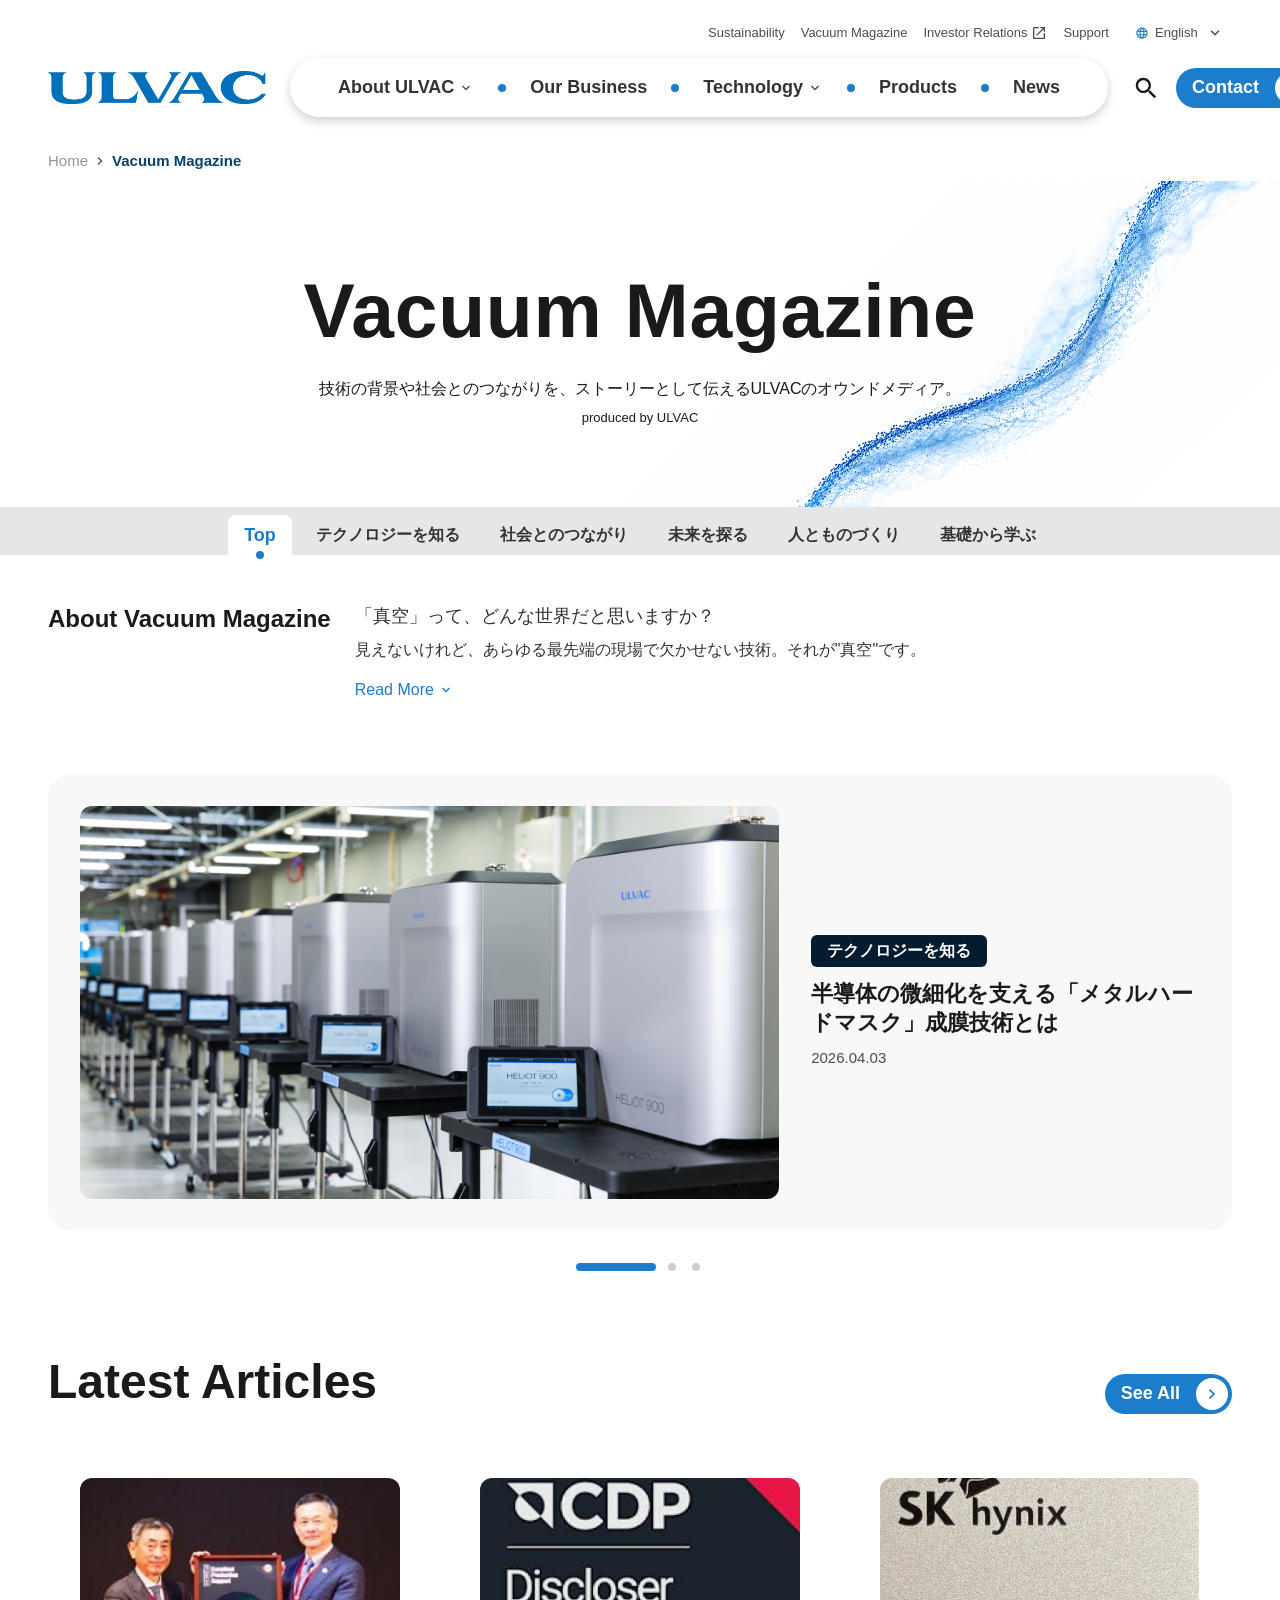
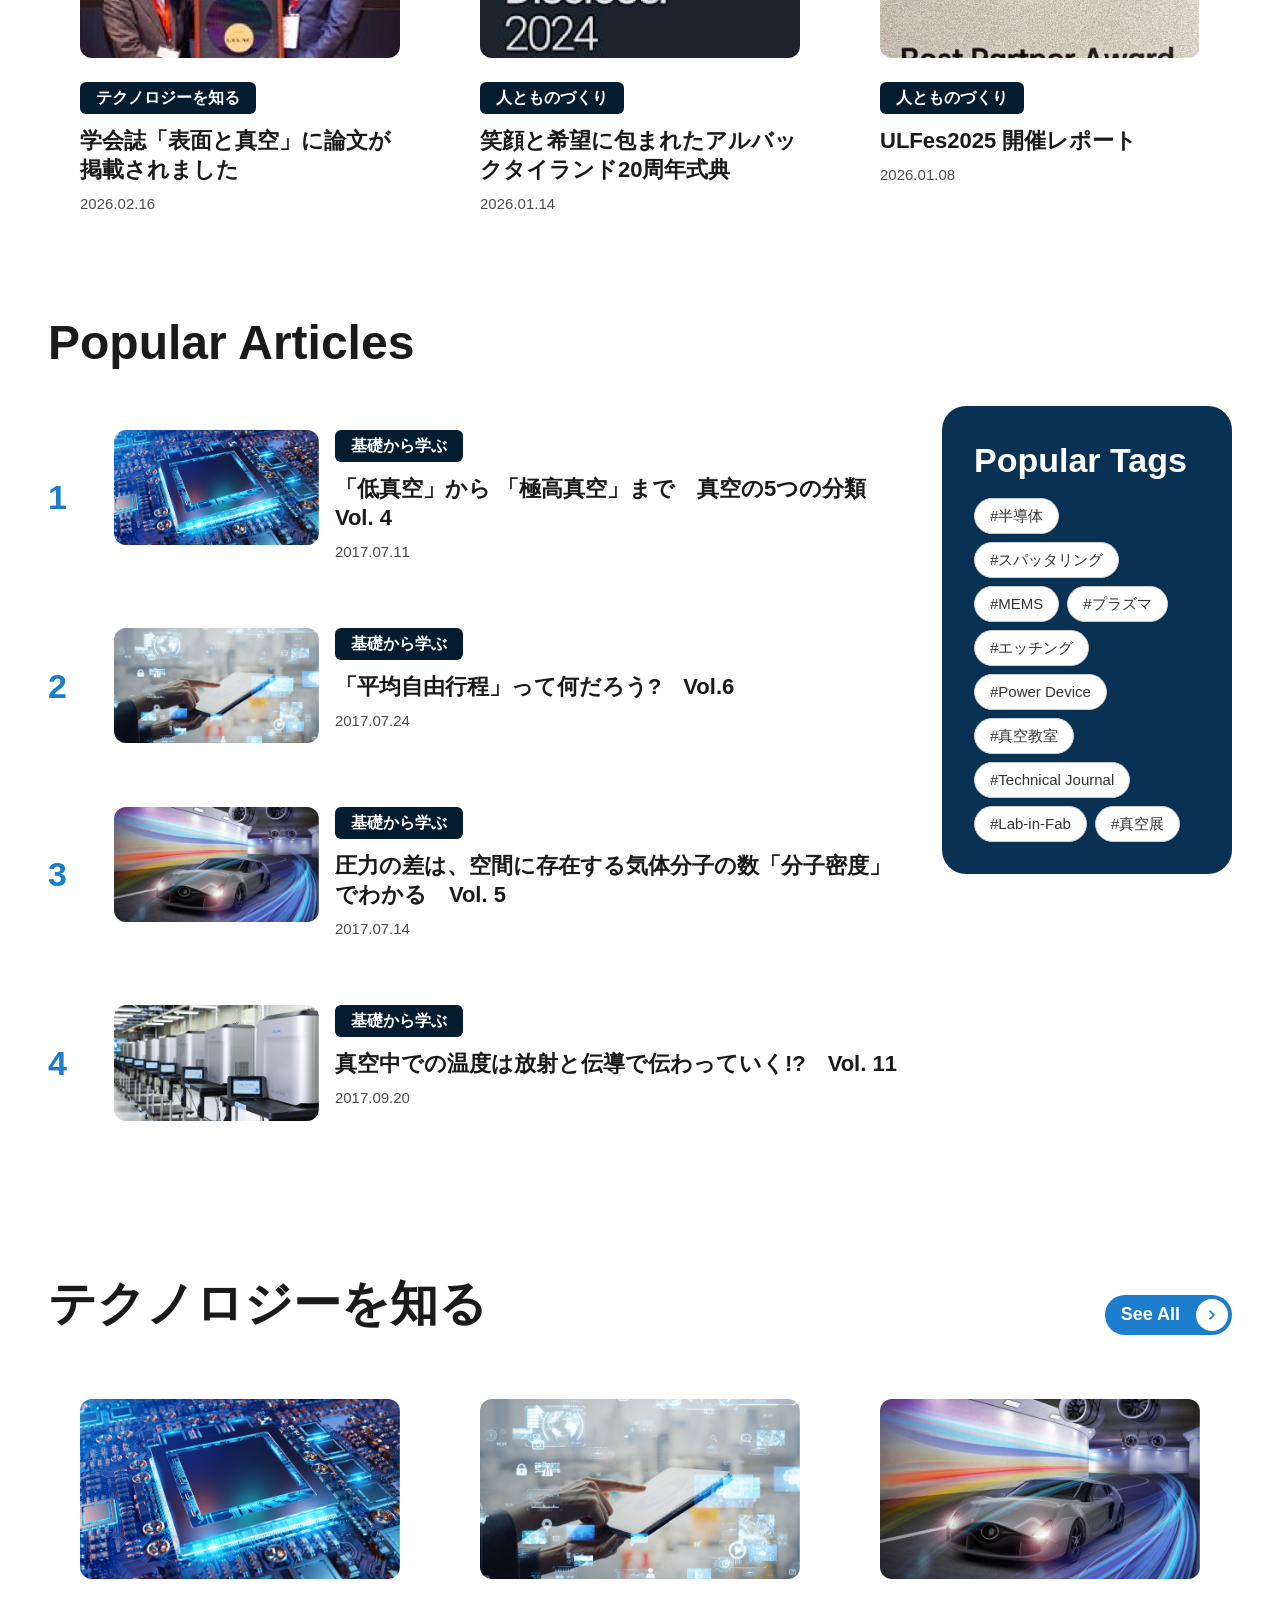
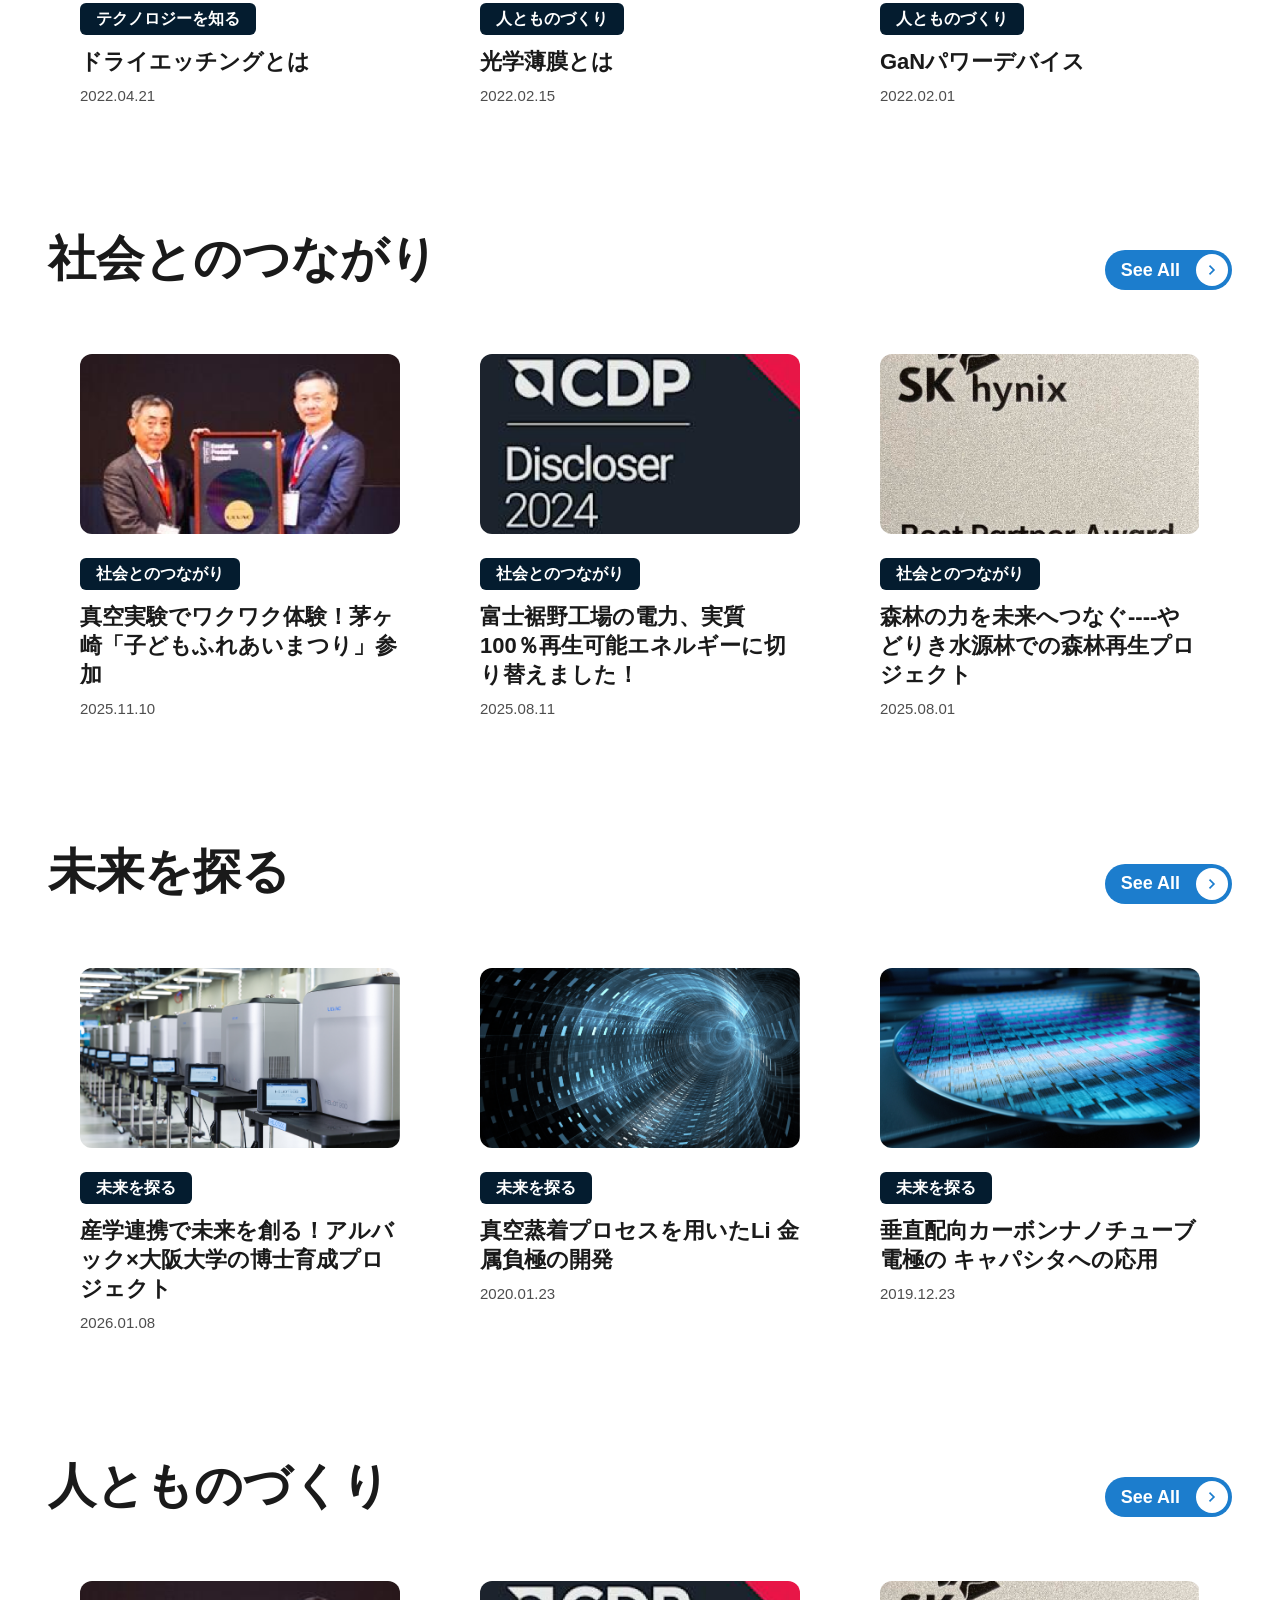
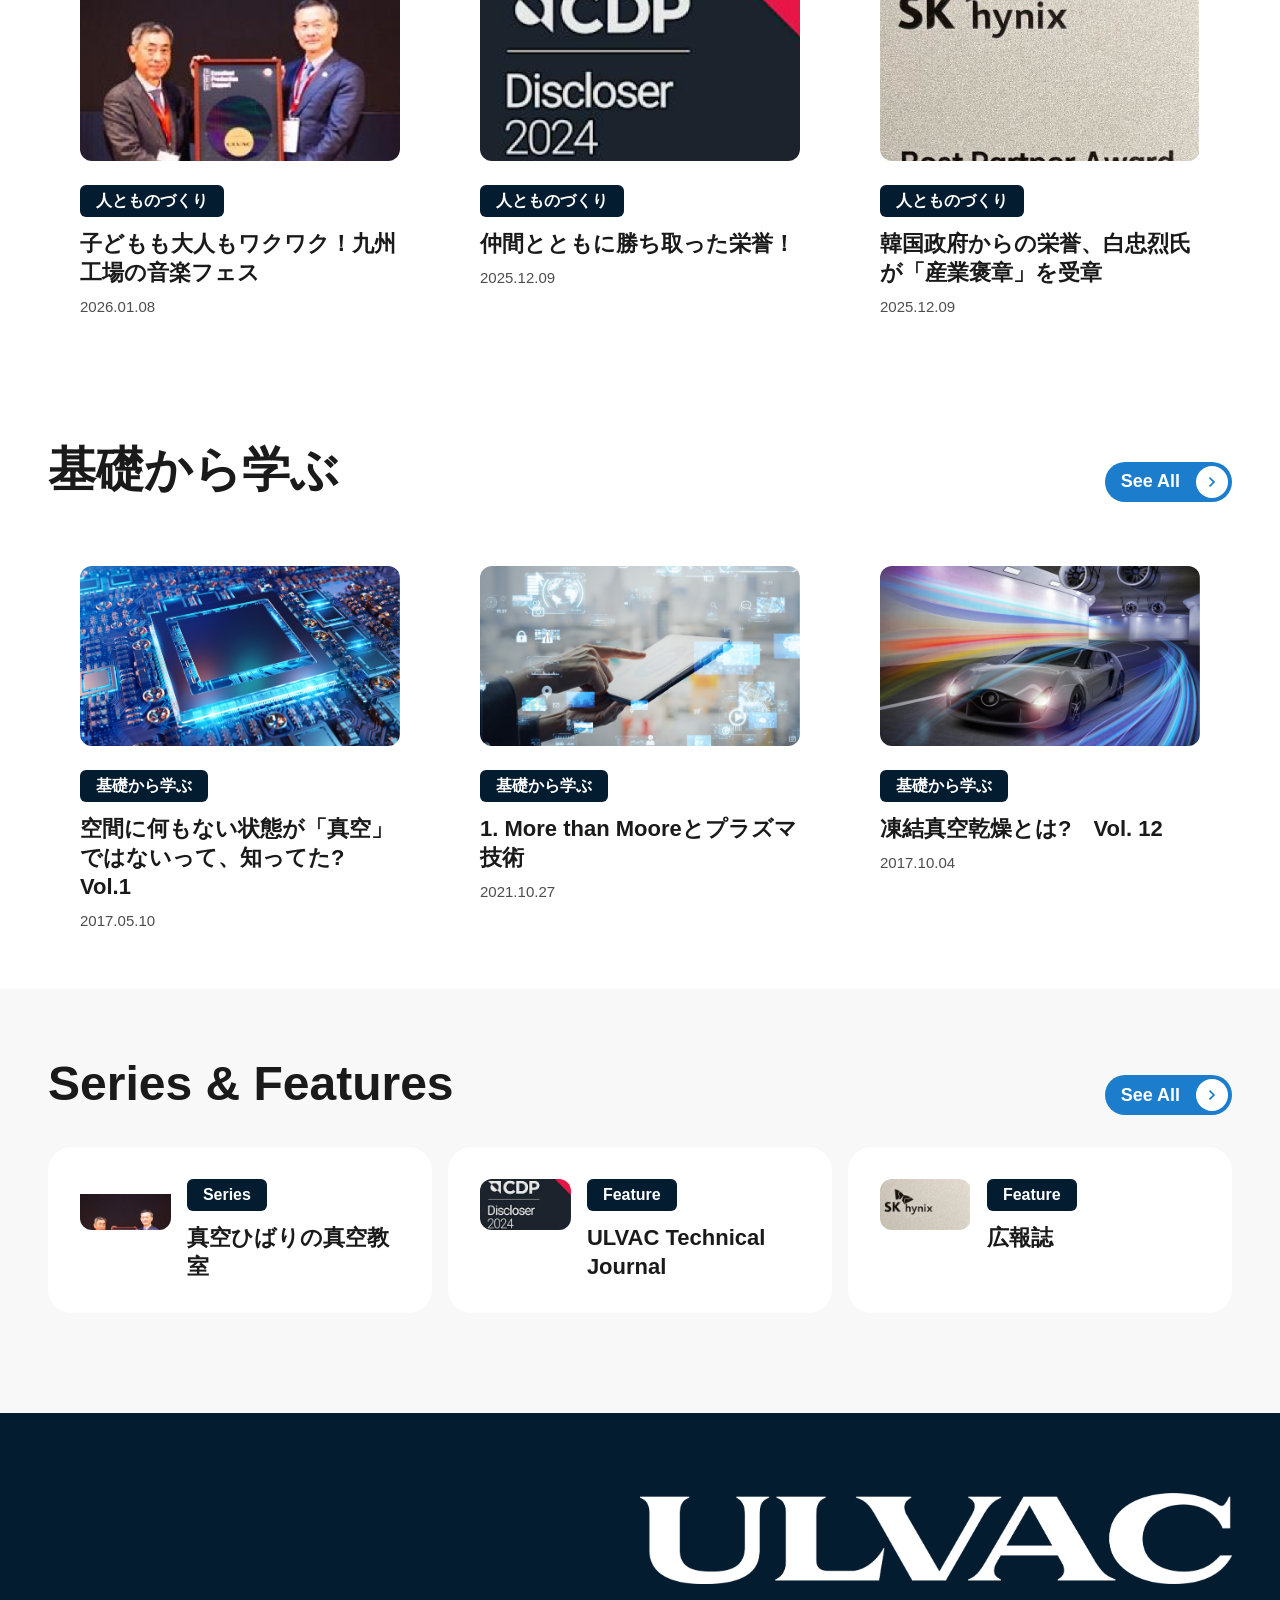
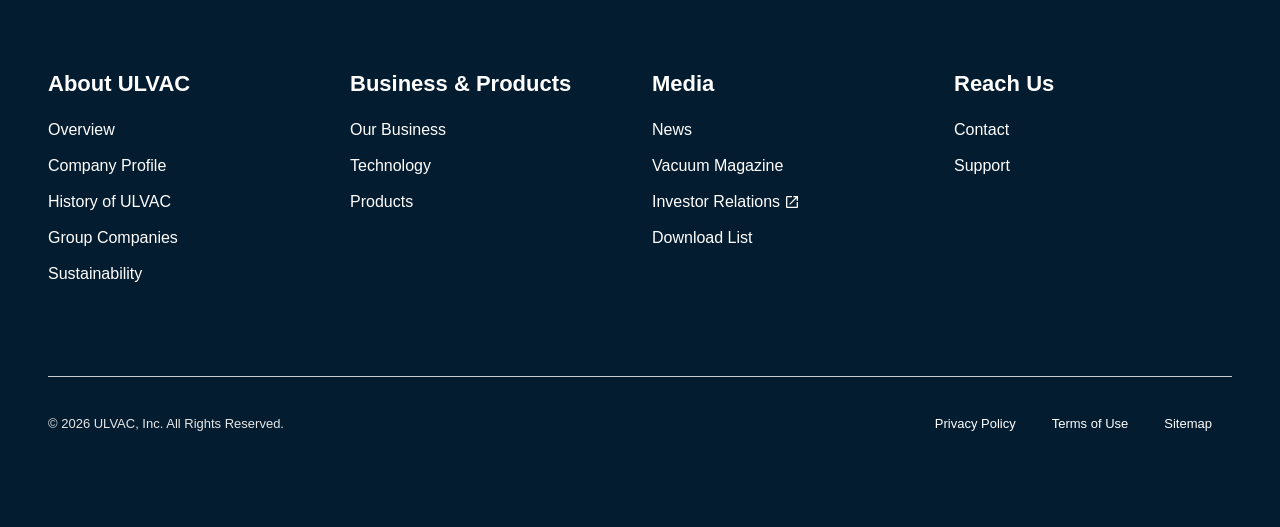
<file: vacuum-magazine.html>
<!doctype html>
<html lang="en">
  <head>
    <!-- figma:head-start -->
    <meta charset="UTF-8" />
    <meta name="viewport" content="width=device-width, initial-scale=1.0" />
    <meta
      name="description"
      content="Stories from ULVAC about vacuum technology, society and the people behind it."
    />
    <title>Vacuum Magazine | ULVAC</title>
    <link rel="stylesheet" href="./css/pc.css" />
    <link rel="stylesheet" href="./css/header.css" />
    <link rel="stylesheet" href="./css/mobile.css" />
    <link rel="preload" href="./script.js" as="script" />
    <link rel=stylesheet href=./css/about.css>
    <link rel=stylesheet href=./css/vacuum-magazine.css>
    <link rel=stylesheet href=./css/magazine-articles.css>
  </head>
  <body>
    <!-- figma:body-start -->
    <header class="site-header" id="site-header">
      <div class="site-header__glass">
        <div class="site-header__inner">
          <div class="utility-nav">
            <a href="#sustainability">Sustainability</a>
            <a href="./vacuum-magazine.html">Vacuum Magazine</a>
            <a class="external-link" href="#investor-relations">
              Investor Relations
              <img src="./img/site/51fd2.svg" alt="" aria-hidden="true" />
            </a>
            <a href="#support">Support</a>
            <div class="language">
              <button
                class="language__trigger"
                type="button"
                aria-expanded="false"
                aria-controls="language-menu"
              >
                <img class="language__globe" src="./img/site/header-language.svg" alt="" aria-hidden="true" />
                <span>English</span>
                <img
                  class="language__chevron"
                  src="./img/site/header-language-chevron.svg"
                  alt=""
                  aria-hidden="true"
                />
              </button>
              <div class="language__menu" id="language-menu">
                <p class="language__label">Language</p>
                <a class="language__item is-selected" href="#english">
                  English
                  <img src="./img/site/cfca9.svg" alt="" aria-hidden="true" />
                </a>
                <a class="language__item" href="#japanese">Japanese</a>
                <div class="language__divider"></div>
                <p class="language__label">Regional Sites</p>
                <a class="language__item" href="#china">China</a>
                <a class="language__item" href="#korea">Korea</a>
                <a class="language__item" href="#taiwan">Taiwan</a>
                <a class="language__item" href="#usa">USA</a>
                <a class="language__item" href="#europe">Europe</a>
                <a class="language__item" href="#southeast-asia">Southeast Asia</a>
                <div class="language__divider"></div>
                <a class="language__all" href="#group-companies">
                  All group companies
                  <img src="./img/site/816e2.svg" alt="" aria-hidden="true" />
                </a>
              </div>
            </div>
          </div>

          <div class="header-main">
            <a class="logo" href="./index.html#home" aria-label="ULVAC home">
              <img src="./img/site/b45c0.png" alt="ULVAC" />
            </a>
            <nav class="main-nav" aria-label="Main navigation">
              <button
                type="button"
                data-mega-menu="about"
                aria-expanded="false"
                aria-controls="mega-menu-about"
              >
                About ULVAC
                <span class="main-nav__icon">
                  <img
                    class="main-nav__icon-default"
                    src="./img/site/4ae75.svg"
                    alt=""
                    aria-hidden="true"
                  />
                  <img
                    class="main-nav__icon-active"
                    src="./img/site/4aeca.svg"
                    alt=""
                    aria-hidden="true"
                  />
                </span>
              </button>
              <i aria-hidden="true"></i>
              <a href="./index.html#business">Our Business</a>
              <i aria-hidden="true"></i>
              <button
                type="button"
                data-mega-menu="technology"
                aria-expanded="false"
                aria-controls="mega-menu-technology"
              >
                Technology
                <span class="main-nav__icon">
                  <img
                    class="main-nav__icon-default"
                    src="./img/site/4ae75.svg"
                    alt=""
                    aria-hidden="true"
                  />
                  <img
                    class="main-nav__icon-active"
                    src="./img/site/4aeca.svg"
                    alt=""
                    aria-hidden="true"
                  />
                </span>
              </button>
              <i aria-hidden="true"></i>
              <a href="./index.html#products">Products</a>
              <i aria-hidden="true"></i>
              <a href="./news.html">News</a>
            </nav>
            <div class="header-actions">
              <button
                class="icon-button"
                type="button"
                aria-label="Open search"
                aria-expanded="false"
                aria-controls="search-panel"
              >
                <picture class="icon-button__open">
                  <source media="(max-width: 940px)" srcset="./img/site/834f3.svg" />
                  <img src="./img/site/header-search.svg" alt="" />
                </picture>
                <img
                  class="icon-button__close"
                  src="./img/site/2cd03.svg"
                  alt=""
                  aria-hidden="true"
                />
              </button>
              <a class="contact-button" href="#contact">
                <span>Contact</span>
                <span class="contact-button__icon">
                  <img src="./img/site/header-contact-chevron.svg" alt="" aria-hidden="true" />
                </span>
              </a>
              <button
                class="mobile-menu-button"
                type="button"
                aria-label="Open menu"
                aria-expanded="false"
                aria-controls="mobile-nav"
              >
                <img
                  class="mobile-menu-button__open"
                  src="./img/site/a087a.svg"
                  alt=""
                  aria-hidden="true"
                />
                <img
                  class="mobile-menu-button__close"
                  src="./img/site/2cd03.svg"
                  alt=""
                  aria-hidden="true"
                />
              </button>
            </div>
          </div>
        </div>
      </div>

      <div class="mega-menu mega-menu--about" id="mega-menu-about" hidden>
        <p class="mega-menu__title">About ULVAC</p>
        <div class="mega-menu__grid">
          <a class="mega-menu__card" href="#overview"
            ><strong>Overview</strong><span>Top Message, Who We Are and ULVAC at a glance.</span></a
          >
          <a class="mega-menu__card" href="./company-profile.html"
            ><strong>Company Profile</strong
            ><span>Corporate data, management, organization and locations.</span></a
          >
          <a class="mega-menu__card" href="#group-companies"
            ><strong>Group Companies</strong
            ><span>39 group companies worldwide, each with a profile page.</span></a
          >
          <a class="mega-menu__card" href="#history-of-ulvac"
            ><strong>History of ULVAC</strong
            ><span>The full chronology since our founding in 1952.</span></a
          >
        </div>
      </div>

      <div class="mega-menu mega-menu--technology" id="mega-menu-technology" hidden>
        <p class="mega-menu__title">Technology</p>
        <div class="mega-menu__grid">
          <a class="mega-menu__card" href="./technology-overview.html"
            ><strong>Technology Overview</strong
            ><span>Our solutions and R&amp;D, with vacuum technology at our core.</span></a
          >
          <a class="mega-menu__card" href="./technology-solutions.html"
            ><strong>Technology Solutions</strong
            ><span
              >Find ULVAC technology by application: 27 fields from semiconductors to
              pharmaceuticals.</span
            ></a
          >
          <a class="mega-menu__card" href="#research-development"
            ><strong>Research &amp; Development</strong
            ><span>Driving innovation and co-creation with vacuum technology at our core.</span></a
          >
        </div>
      </div>

      <div class="search-panel" id="search-panel" aria-hidden="true">
        <form class="search-form" role="search">
          <input
            name="q"
            type="search"
            aria-label="Search"
            placeholder="Search products, model numbers, articles..."
            tabindex="-1"
          />
          <button type="submit" aria-label="Submit search" tabindex="-1">
            <img src="./img/site/65e20.svg" alt="" aria-hidden="true" />
          </button>
        </form>
        <div class="trending">
          <h2>Trending Topics</h2>
          <div class="trending__grid">
            <a href="#sputtering-systems"
              >Sputtering Systems <img src="./img/site/816e2.svg" alt="" aria-hidden="true"
            /></a>
            <a href="#vacuum-pumps"
              >Vacuum Pumps <img src="./img/site/816e2.svg" alt="" aria-hidden="true"
            /></a>
            <a href="#cryopumps"
              >Cryopumps <img src="./img/site/816e2.svg" alt="" aria-hidden="true"
            /></a>
            <a href="#vacuum-gauges"
              >Vacuum Gauges <img src="./img/site/816e2.svg" alt="" aria-hidden="true"
            /></a>
            <a href="./index.html#products"
              >All Products <img src="./img/site/816e2.svg" alt="" aria-hidden="true"
            /></a>
            <a href="#support"
              >Support <img src="./img/site/816e2.svg" alt="" aria-hidden="true"
            /></a>
            <a href="./vacuum-magazine.html"
              >Vacuum Magazine <img src="./img/site/816e2.svg" alt="" aria-hidden="true"
            /></a>
            <a href="#overview"
              >Company Overview <img src="./img/site/816e2.svg" alt="" aria-hidden="true"
            /></a>
            <a href="#sales-service-network"
              >Sales &amp; Service Network
              <img src="./img/site/816e2.svg" alt="" aria-hidden="true"
            /></a>
          </div>
        </div>
      </div>

      <nav class="mobile-nav" id="mobile-nav" aria-label="Mobile navigation">
        <div class="mobile-nav__primary">
          <div class="mobile-nav__group">
            <button
              class="mobile-nav__trigger"
              type="button"
              aria-expanded="false"
              aria-controls="mobile-about"
            >
              <span>About ULVAC</span>
              <img class="mobile-nav__chevron-down" src="./img/site/a34da.svg" alt="" aria-hidden="true" />
              <img class="mobile-nav__chevron-up" src="./img/site/2c902.svg" alt="" aria-hidden="true" />
            </button>
            <div class="mobile-nav__submenu" id="mobile-about">
              <a href="#overview">
                <span><strong>Overview</strong><small>Top Message, Who We Are and ULVAC at a glance.</small></span>
                <img src="./img/site/85260.svg" alt="" aria-hidden="true" />
              </a>
              <a href="./company-profile.html">
                <span><strong>Company Profile</strong><small>Corporate data, management, organization and locations.</small></span>
                <img src="./img/site/85260.svg" alt="" aria-hidden="true" />
              </a>
              <a href="#group-companies">
                <span><strong>Group Companies</strong><small>39 group companies worldwide, each with a profile page.</small></span>
                <img src="./img/site/85260.svg" alt="" aria-hidden="true" />
              </a>
              <a href="#history-of-ulvac">
                <span><strong>History of ULVAC</strong><small>The full chronology since our founding in 1952.</small></span>
                <img src="./img/site/85260.svg" alt="" aria-hidden="true" />
              </a>
            </div>
          </div>
          <a class="mobile-nav__link" href="./index.html#business">Our Business</a>
          <div class="mobile-nav__group">
            <button
              class="mobile-nav__trigger"
              type="button"
              aria-expanded="false"
              aria-controls="mobile-technology"
            >
              <span>Technology</span>
              <img class="mobile-nav__chevron-down" src="./img/site/a34da.svg" alt="" aria-hidden="true" />
              <img class="mobile-nav__chevron-up" src="./img/site/2c902.svg" alt="" aria-hidden="true" />
            </button>
            <div class="mobile-nav__submenu" id="mobile-technology">
              <a href="./technology-overview.html">
                <span><strong>Technology Overview</strong><small>Our solutions and R&amp;D, with vacuum technology at our core.</small></span>
                <img src="./img/site/85260.svg" alt="" aria-hidden="true" />
              </a>
              <a href="./technology-solutions.html">
                <span><strong>Technology Solutions</strong><small>Find ULVAC technology by application: 27 fields from semiconductors to pharmaceuticals.</small></span>
                <img src="./img/site/85260.svg" alt="" aria-hidden="true" />
              </a>
              <a href="#research-development">
                <span><strong>Research &amp; Development</strong><small>Driving innovation and co-creation with vacuum technology at our core.</small></span>
                <img src="./img/site/85260.svg" alt="" aria-hidden="true" />
              </a>
            </div>
          </div>
          <a class="mobile-nav__link" href="./index.html#products">Products</a>
          <a class="mobile-nav__link" href="./news.html">News</a>
        </div>

        <div class="mobile-nav__utility">
          <a href="#sustainability">Sustainability</a>
          <a href="./vacuum-magazine.html">Vacuum Magazine</a>
          <a href="#investor-relations">Investor Relations</a>
          <a href="#support">Support</a>
          <div class="mobile-language">
            <button
              class="mobile-language__trigger"
              type="button"
              aria-expanded="false"
              aria-controls="mobile-language-menu"
            >
              <span>
                <img src="./img/site/fb492.svg" alt="" aria-hidden="true" />
                English
              </span>
              <img class="mobile-language__chevron" src="./img/site/47013.svg" alt="" aria-hidden="true" />
            </button>
            <div class="mobile-language__menu" id="mobile-language-menu">
              <p>Language</p>
              <a class="is-selected" href="#english">English <img src="./img/site/cfca9.svg" alt="" aria-hidden="true" /></a>
              <a href="#japanese">Japanese</a>
              <hr />
              <p>Regional Sites</p>
              <a href="#china">China</a>
              <a href="#korea">Korea</a>
              <a href="#taiwan">Taiwan</a>
              <a href="#usa">USA</a>
              <a href="#europe">Europe</a>
              <a href="#southeast-asia">Southeast Asia</a>
              <hr />
              <a class="mobile-language__all" href="#group-companies">
                All group companies
                <img src="./img/site/816e2.svg" alt="" aria-hidden="true" />
              </a>
            </div>
          </div>
        </div>
      </nav>
    </header>

    <main class="magazine-page" id="magazine-top">
      <nav class="about-breadcrumb content-shell" aria-label="Breadcrumb">
        <a href="./index.html">Home</a><img src="./img/about/breadcrumb-right.svg" alt="" width="16" height="16"><strong aria-current="page">Vacuum Magazine</strong>
      </nav>
      <header class="magazine-masthead">
        <div class="content-shell" data-magazine-reveal>
          <h1>Vacuum Magazine</h1>
          <p lang="ja">技術の背景や社会とのつながりを、ストーリーとして伝えるULVACのオウンドメディア。</p>
          <small>produced by ULVAC</small>
        </div>
      </header>
      <nav class="magazine-sections" aria-label="Magazine categories" data-magazine-reveal>
        <div class="content-shell" lang="ja">
          <a href="#magazine-top" aria-current="page" lang="en">Top</a>
          <a href="#technology">テクノロジーを知る</a><a href="#society">社会とのつながり</a><a href="#future">未来を探る</a><a href="#people">人とものづくり</a><a href="#basics">基礎から学ぶ</a>
        </div>
      </nav>
      <section class="magazine-intro content-shell" aria-labelledby="magazine-about" data-magazine-reveal>
        <h2 id="magazine-about">About Vacuum Magazine</h2>
        <div lang="ja">
          <p>「真空」って、どんな世界だと思いますか？</p>
          <p>見えないけれど、あらゆる最先端の現場で欠かせない技術。それが"真空"です。</p>
          <a href="https://www.ulvac.co.jp/wiki/" lang="en">Read More<img src="./img/magazine-read-more.svg" alt="" width="16" height="16"></a>
        </div>
      </section>
      <section class="magazine-feature content-shell" aria-label="Featured articles" aria-roledescription="carousel" data-magazine-reveal>
        <div class="magazine-slides" aria-live="polite" lang="ja">
          <article class="magazine-slide" id="magazine-feature-one">
            <img src="./img/magazine-metal-hard-mask.png" alt="" width="802" height="451">
            <div><span>テクノロジーを知る</span><h2><a href="https://www.ulvac.co.jp/wiki/en/metal-hard-mask-20260410/">半導体の微細化を支える「メタルハードマスク」成膜技術とは</a></h2><time datetime="2026-04-03">2026.04.03</time></div>
          </article>
          <article class="magazine-slide" id="magazine-feature-two" hidden>
            <img src="./img/magazine-lithium-anode.png" alt="" width="802" height="451">
            <div><span>未来を探る</span><h2>真空蒸着プロセスを用いたLi 金属負極の開発</h2><time datetime="2020-01-23">2020.01.23</time></div>
          </article>
          <article class="magazine-slide" id="magazine-feature-three" hidden>
            <img src="./img/magazine/electrodes.png" alt="" width="802" height="451">
            <div><span>未来を探る</span><h2>垂直配向カーボンナノチューブ電極の キャパシタへの応用</h2><time datetime="2019-12-23">2019.12.23</time></div>
          </article>
        </div>
        <div class="magazine-pagination" aria-label="Choose featured article" role="group" hidden>
          <button type="button" aria-label="Featured article 1 of 3" aria-controls="magazine-feature-one" aria-current="true"></button>
          <button type="button" aria-label="Featured article 2 of 3" aria-controls="magazine-feature-two"></button>
          <button type="button" aria-label="Featured article 3 of 3" aria-controls="magazine-feature-three"></button>
        </div>
      </section>
      <div class="magazine-articles" lang="ja">
        <section id="latest" class="article-section content-shell" aria-labelledby="latest-title">
          <header class="article-heading" data-magazine-reveal><h2 id="latest-title" lang="en">Latest Articles</h2><a class="archive-link" href="https://www.ulvac.co.jp/wiki/" aria-label="最新記事一覧">See All</a></header>
          <div class="article-grid">
            <article data-magazine-reveal><a class="article-card" href="https://www.ulvac.co.jp/wiki/tech/20260216-vacuum-surface-science/"><span class="article-photo crop-award"><img src="img/magazine/award-ceremony.png" alt="" loading="lazy"></span><span class="article-badge">テクノロジーを知る</span><h3>学会誌「表面と真空」に論文が掲載されました</h3><time datetime="2026-02-16">2026.02.16</time></a></article>
            <article data-magazine-reveal><a class="article-card" href="https://www.ulvac.co.jp/wiki/2020251219/"><span class="article-photo crop-discloser"><img src="img/magazine/cdp-discloser.png" alt="" loading="lazy"></span><span class="article-badge">人とものづくり</span><h3>笑顔と希望に包まれたアルバックタイランド20周年式典</h3><time datetime="2026-01-14">2026.01.14</time></a></article>
            <article data-magazine-reveal><a class="article-card" href="https://www.ulvac.co.jp/wiki/ulfes2025/"><span class="article-photo crop-certificate"><img src="img/magazine/partner-certificate.png" alt="" loading="lazy"></span><span class="article-badge">人とものづくり</span><h3>ULFes2025 開催レポート</h3><time datetime="2026-01-08">2026.01.08</time></a></article>
          </div>
        </section>
        <section id="popular" class="article-section article-section--popular content-shell" aria-labelledby="popular-title">
          <header class="article-heading" data-magazine-reveal><h2 id="popular-title" lang="en">Popular Articles</h2></header>
          <div class="popular-layout">
            <ol class="ranked-list" role="list">
              <li data-magazine-reveal><a class="article-card ranked-card" href="https://www.ulvac.co.jp/wiki/-5/"><img class="article-photo" src="img/magazine/rank-semiconductor.png" alt="" loading="lazy"><div><span class="article-badge">基礎から学ぶ</span><h3>「低真空」から 「極高真空」まで　真空の5つの分類<br>Vol. 4</h3><time datetime="2017-07-11">2017.07.11</time></div></a></li>
              <li data-magazine-reveal><a class="article-card ranked-card" href="https://www.ulvac.co.jp/wiki/post-5/"><img class="article-photo" src="img/magazine/rank-display.png" alt="" loading="lazy"><div><span class="article-badge">基礎から学ぶ</span><h3>「平均自由行程」って何だろう?　Vol.6</h3><time datetime="2017-07-24">2017.07.24</time></div></a></li>
              <li data-magazine-reveal><a class="article-card ranked-card" href="https://www.ulvac.co.jp/wiki/post-4/"><img class="article-photo" src="img/magazine/rank-energy.png" alt="" loading="lazy"><div><span class="article-badge">基礎から学ぶ</span><h3>圧力の差は、空間に存在する気体分子の数「分子密度」でわかる　Vol. 5</h3><time datetime="2017-07-14">2017.07.14</time></div></a></li>
              <li data-magazine-reveal><a class="article-card ranked-card" href="https://www.ulvac.co.jp/wiki/vol-11/"><img class="article-photo" src="img/magazine/rank-production.png" alt="" loading="lazy"><div><span class="article-badge">基礎から学ぶ</span><h3>真空中での温度は放射と伝導で伝わっていく!?　Vol. 11</h3><time datetime="2017-09-20">2017.09.20</time></div></a></li>
            </ol>
            <aside class="popular-tags" aria-labelledby="popular-tags-title" data-magazine-reveal><h3 id="popular-tags-title" lang="en">Popular Tags</h3>
              <div class="tag-list"><a href="https://www.ulvac.co.jp/wiki/tag/半導体/">#半導体</a><a href="https://www.ulvac.co.jp/wiki/tag/スパッタリング/">#スパッタリング</a><a href="https://www.ulvac.co.jp/wiki/tag/MEMS/">#MEMS</a><a href="https://www.ulvac.co.jp/wiki/tag/プラズマ/">#プラズマ</a><a href="https://www.ulvac.co.jp/wiki/tag/エッチング/">#エッチング</a><a href="https://www.ulvac.co.jp/wiki/tag/Power%20Device/">#Power Device</a><a href="https://www.ulvac.co.jp/wiki/tag/真空教室/">#真空教室</a><a href="https://www.ulvac.co.jp/wiki/tag/Technical%20Journal/">#Technical Journal</a><a href="https://www.ulvac.co.jp/wiki/tag/Lab-in-Fab/">#Lab-in-Fab</a><a href="https://www.ulvac.co.jp/wiki/tag/真空展/">#真空展</a></div>
            </aside>
          </div>
        </section>
        <section id="technology" class="article-section content-shell" aria-labelledby="technology-title">
          <header class="article-heading" data-magazine-reveal><h2 id="technology-title">テクノロジーを知る</h2><a class="archive-link" href="https://www.ulvac.co.jp/wiki/category/technologies-solutions/" aria-label="テクノロジーの記事一覧">See All</a></header>
          <div class="article-grid">
            <article data-magazine-reveal><a class="article-card" href="https://www.ulvac.co.jp/wiki/post-13/"><img class="article-photo" src="img/magazine/semiconductor.png" alt="" loading="lazy"><span class="article-badge">テクノロジーを知る</span><h3>ドライエッチングとは</h3><time datetime="2022-04-21">2022.04.21</time></a></article>
            <article data-magazine-reveal><a class="article-card" href="https://www.ulvac.co.jp/wiki/post-11/"><img class="article-photo" src="img/magazine/display.png" alt="" loading="lazy"><span class="article-badge">人とものづくり</span><h3>光学薄膜とは</h3><time datetime="2022-02-15">2022.02.15</time></a></article>
            <article data-magazine-reveal><a class="article-card" href="https://www.ulvac.co.jp/wiki/gan/"><img class="article-photo" src="img/magazine/energy.png" alt="" loading="lazy"><span class="article-badge">人とものづくり</span><h3>GaNパワーデバイス</h3><time datetime="2022-02-01">2022.02.01</time></a></article>
          </div>
        </section>
        <section id="society" class="article-section content-shell" aria-labelledby="society-title">
          <header class="article-heading" data-magazine-reveal><h2 id="society-title">社会とのつながり</h2><a class="archive-link" href="https://www.ulvac.co.jp/wiki/category/vacuum-and-society/" aria-label="社会とのつながりの記事一覧">See All</a></header>
          <div class="article-grid">
            <article data-magazine-reveal><a class="article-card" href="https://www.ulvac.co.jp/wiki/post-17/"><span class="article-photo crop-award"><img src="img/magazine/award-ceremony.png" alt="" loading="lazy"></span><span class="article-badge">社会とのつながり</span><h3>真空実験でワクワク体験！茅ヶ崎「子どもふれあいまつり」参加</h3><time datetime="2025-11-10">2025.11.10</time></a></article>
            <article data-magazine-reveal><a class="article-card" href="https://www.ulvac.co.jp/wiki/100/"><span class="article-photo crop-discloser"><img src="img/magazine/cdp-discloser.png" alt="" loading="lazy"></span><span class="article-badge">社会とのつながり</span><h3>富士裾野工場の電力、実質100％再生可能エネルギーに切り替えました！</h3><time datetime="2025-08-11">2025.08.11</time></a></article>
            <article data-magazine-reveal><a class="article-card" href="https://www.ulvac.co.jp/wiki/100-1/"><span class="article-photo crop-certificate"><img src="img/magazine/partner-certificate.png" alt="" loading="lazy"></span><span class="article-badge">社会とのつながり</span><h3>森林の力を未来へつなぐ----やどりき水源林での森林再生プロジェクト</h3><time datetime="2025-08-01">2025.08.01</time></a></article>
          </div>
        </section>
        <section id="future" class="article-section content-shell" aria-labelledby="future-title">
          <header class="article-heading" data-magazine-reveal><h2 id="future-title">未来を探る</h2><a class="archive-link" href="https://www.ulvac.co.jp/wiki/category/our-initiatives/" aria-label="未来を探る記事一覧">See All</a></header>
          <div class="article-grid">
            <article data-magazine-reveal><a class="article-card" href="https://www.ulvac.co.jp/wiki/post-18/"><img class="article-photo" src="img/magazine/production.png" alt="" loading="lazy"><span class="article-badge">未来を探る</span><h3>産学連携で未来を創る！アルバック×大阪大学の博士育成プロジェクト</h3><time datetime="2026-01-08">2026.01.08</time></a></article>
            <article data-magazine-reveal><a class="article-card" href="https://www.ulvac.co.jp/wiki/li/"><img class="article-photo" src="img/magazine/research.png" alt="" loading="lazy"><span class="article-badge">未来を探る</span><h3>真空蒸着プロセスを用いたLi 金属負極の開発</h3><time datetime="2020-01-23">2020.01.23</time></a></article>
            <article data-magazine-reveal><a class="article-card" href="https://www.ulvac.co.jp/wiki/post-12/"><img class="article-photo" src="img/magazine/electrodes.png" alt="" loading="lazy"><span class="article-badge">未来を探る</span><h3>垂直配向カーボンナノチューブ電極の キャパシタへの応用</h3><time datetime="2019-12-23">2019.12.23</time></a></article>
          </div>
        </section>
        <section id="people" class="article-section content-shell" aria-labelledby="people-title">
          <header class="article-heading" data-magazine-reveal><h2 id="people-title">人とものづくり</h2><a class="archive-link" href="https://www.ulvac.co.jp/wiki/category/our-people%E2%80%8B/" aria-label="人とものづくりの記事一覧">See All</a></header>
          <div class="article-grid">
            <article data-magazine-reveal><a class="article-card" href="https://www.ulvac.co.jp/wiki/post-21/"><span class="article-photo crop-award"><img src="img/magazine/award-ceremony.png" alt="" loading="lazy"></span><span class="article-badge">人とものづくり</span><h3>子どもも大人もワクワク！九州工場の音楽フェス</h3><time datetime="2026-01-08">2026.01.08</time></a></article>
            <article data-magazine-reveal><a class="article-card" href="https://www.ulvac.co.jp/wiki/post-19/"><span class="article-photo crop-discloser"><img src="img/magazine/cdp-discloser.png" alt="" loading="lazy"></span><span class="article-badge">人とものづくり</span><h3>仲間とともに勝ち取った栄誉！</h3><time datetime="2025-12-09">2025.12.09</time></a></article>
            <article data-magazine-reveal><a class="article-card" href="https://www.ulvac.co.jp/wiki/post-20/"><span class="article-photo crop-certificate"><img src="img/magazine/partner-certificate.png" alt="" loading="lazy"></span><span class="article-badge">人とものづくり</span><h3>韓国政府からの栄誉、白忠烈氏が「産業褒章」を受章</h3><time datetime="2025-12-09">2025.12.09</time></a></article>
          </div>
        </section>
        <section id="basics" class="article-section content-shell" aria-labelledby="basics-title">
          <header class="article-heading" data-magazine-reveal><h2 id="basics-title">基礎から学ぶ</h2><a class="archive-link" href="https://www.ulvac.co.jp/wiki/category/vacuum-classroom/" aria-label="基礎から学ぶ記事一覧">See All</a></header>
          <div class="article-grid">
            <article data-magazine-reveal><a class="article-card" href="https://www.ulvac.co.jp/wiki/post-1/"><img class="article-photo" src="img/magazine/semiconductor.png" alt="" loading="lazy"><span class="article-badge">基礎から学ぶ</span><h3>空間に何もない状態が「真空」ではないって、知ってた?　Vol.1</h3><time datetime="2017-05-10">2017.05.10</time></a></article>
            <article data-magazine-reveal><a class="article-card" href="https://www.ulvac.co.jp/wiki/1-more-than-moore/"><img class="article-photo" src="img/magazine/display.png" alt="" loading="lazy"><span class="article-badge">基礎から学ぶ</span><h3>1. More than Mooreとプラズマ技術</h3><time datetime="2021-10-27">2021.10.27</time></a></article>
            <article data-magazine-reveal><a class="article-card" href="https://www.ulvac.co.jp/wiki/vol-12/"><img class="article-photo" src="img/magazine/energy.png" alt="" loading="lazy"><span class="article-badge">基礎から学ぶ</span><h3>凍結真空乾燥とは?　Vol. 12</h3><time datetime="2017-10-04">2017.10.04</time></a></article>
          </div>
        </section>
        <section id="series" class="article-section article-section--series" aria-labelledby="series-title">
          <div class="content-shell"><header class="article-heading" data-magazine-reveal><h2 id="series-title" lang="en">Series &amp; Features</h2><a class="archive-link" href="https://www.ulvac.co.jp/wiki/" aria-label="シリーズ・特集一覧">See All</a></header>
            <div class="article-grid">
              <article data-magazine-reveal><a class="article-card series-card" href="https://www.ulvac.co.jp/wiki/category/vacuum-classroom/hibari-classroom/"><span class="article-photo crop-classroom"><img src="img/magazine/classroom-thumbnail.png" alt="" loading="lazy"></span><div><span class="article-badge">Series</span><h3>真空ひばりの真空教室</h3></div></a></article>
              <article data-magazine-reveal><a class="article-card series-card" href="https://www.ulvac.co.jp/research_development/technical_journal/index.html"><span class="article-photo crop-discloser"><img src="img/magazine/journal-thumbnail.png" alt="" loading="lazy"></span><div><span class="article-badge">Feature</span><h3>ULVAC Technical Journal</h3></div></a></article>
              <article data-magazine-reveal><a class="article-card series-card" href="https://www.ulvac.co.jp/news/prm/index.html"><span class="article-photo crop-publication"><img src="img/magazine/publication-thumbnail.png" alt="" loading="lazy"></span><div><span class="article-badge">Feature</span><h3>広報誌</h3></div></a></article>
            </div>
          </div>
        </section>
      </div>
    </main>


    <footer class="footer">
      <div class="footer__inner">
        <img class="footer__logo" src="./img/94890.png" alt="ULVAC" />
        <nav class="footer__nav" aria-label="Footer navigation">
          <div>
            <h2><a href="#">About ULVAC</a></h2>
            <a href="./about.html">Overview</a><a href="./company-profile.html">Company Profile</a><a href="#">History of ULVAC</a
            ><a href="#">Group Companies</a><a href="#">Sustainability</a>
          </div>
          <div>
            <h2><a href="#">Business &amp; Products</a></h2>
            <a href="#">Our Business</a><a href="./technology-overview.html">Technology</a><a href="#">Products</a>
          </div>
          <div>
            <h2><a href="#">Media</a></h2>
            <a href="./news.html">News</a><a href="./vacuum-magazine.html">Vacuum Magazine</a><a href="#">Investor Relations <img class="footer__external-icon" src="./img/footer-external-link.svg" width="16" height="16" alt="" /></a
            ><a href="#">Download List</a>
          </div>
          <div>
            <h2><a href="#">Reach Us</a></h2>
            <a href="#">Contact</a><a href="#">Support</a>
          </div>
        </nav>
        <div class="footer__legal">
          <p>© 2026 ULVAC, Inc. All Rights Reserved.</p>
          <nav aria-label="Legal">
            <a href="#">Privacy Policy</a><a href="#">Terms of Use</a><a href="#">Sitemap</a>
          </nav>
        </div>
      </div>
    </footer>
    <!-- 使用普通脚本，使页面通过 file:// 打开时也能加载交互。 -->
    <script src="./script.js" defer></script>
    <!-- figma:body-end -->
  <script src=./vacuum-magazine.js defer></script>
  </body>
</html>
</file>
<file: css/pc.css>
@font-face {
  font-family: "Anton:Regular";
  font-style: normal;
  font-weight: 400;
  font-display: swap;
  src: url("https://static.figma.com/font/Anton-Regular_2") format("woff2");
}

@font-face {
  font-family: "Noto Sans JP:Bold";
  font-style: normal;
  font-weight: 700;
  font-display: swap;
  src: url("https://static.figma.com/font/NotoSansJP-VF_2") format("woff2");
}

@font-face {
  font-family: "Roboto:Bold";
  font-style: normal;
  font-weight: 700;
  font-display: swap;
  src: url("https://static.figma.com/font/Roboto_wdth_wght__3") format("woff2");
}

@font-face {
  font-family: "Roboto:Regular";
  font-style: normal;
  font-weight: 400;
  font-display: swap;
  src: url("https://static.figma.com/font/Roboto_wdth_wght__3") format("woff2");
}

:root {
  --color-primary: #1c7dcd;
  --card-light-gradient: linear-gradient(135deg, transparent 0%, rgba(28, 125, 205, .6) 50%, rgba(0, 212, 255, .5) 60%, transparent 100%);
  --card-light-sweep: country-card-light-beam 800ms ease-out;
  --color-primary-dark: #1264a7;
  --color-button-hover: #064171;
  --color-navy: #041c2f;
  --color-black: #1a1a1a;
  --color-body: #333333;
  --color-muted: #4d4d4d;
  --color-footer-hover: #949494;
  --color-line: #cccccc;
  --color-soft-line: #e6e6e6;
  --color-sky: #eff8ff;
  --color-highlight: #f5d90a;
  --color-white: #ffffff;
  --color-glass: rgba(255, 255, 255, 0.6);
  --color-header-glass: rgba(255, 255, 255, 0.7);
  --color-card: rgba(248, 248, 248, 0.97);
  --color-business-overlay: rgba(0, 0, 0, 0.4);
  --color-overlay: rgba(4, 28, 47, 0.72);
  --color-pin-ring: rgba(28, 125, 205, 0.28);
  --shadow-nav: 0 4px 10px rgba(68, 68, 68, 0.25);
  --shadow-card: 0 18px 45px rgba(4, 28, 47, 0.12);
  --shadow-card-hover: 0 2px 7px rgba(0, 0, 0, 0.18);
  --font-body: "Roboto:Regular", Arial, sans-serif;
  --font-bold: "Roboto:Bold", Arial, sans-serif;
  --font-display: "Anton:Regular", Impact, sans-serif;
  --font-serif: Georgia, "Times New Roman", serif;
  --font-jp: "Noto Sans JP:Bold", sans-serif;
  --content-width: min(1344px, calc(100% - 96px));
  --hero-wave-min-width: 1440px;
  --section-space: 80px;
  --section-gap: 48px;
  --section-heading-size: 74px;
  --story-padding: 32px;
  --footer-space: 80px;
  --radius-xs: 6px;
  --radius-sm: 8px;
  --radius-md: 12px;
  --radius-lg: 24px;
  --radius-xl: 30px;
  --radius-pill: 100px;
  --space-1: 4px;
  --space-2: 8px;
  --space-3: 12px;
  --space-4: 16px;
  --space-5: 24px;
  --space-6: 32px;
  --space-7: 40px;
  --space-8: 48px;
  --menu-line-gap: 5px;
  --hero-image-top: 61px;
  --hero-image-left: calc(50% - 599px);
  --hero-wave-offset: -22px;
  --card-hover-shift: -8px;
  --card-stagger: 60px;
  --card-stagger-hover: 52px;
  --duration-fast: 200ms;
  --duration-normal: 200ms;
  --ease-out: cubic-bezier(0, 0, 0.58, 1);
}

* {
  box-sizing: border-box;
}

html {
  scroll-behavior: smooth;
}

body {
  margin: 0;
  color: var(--color-body);
  background: var(--color-white);
  font-family: var(--font-body);
  font-size: 16px;
  line-height: 1.5;
  font-variation-settings: "wdth" 100;
}

main {
  position: relative;
  isolation: isolate;
}

body,
button,
a {
  -webkit-font-smoothing: antialiased;
}

button,
a {
  font: inherit;
}

button {
  border: 0;
  cursor: pointer;
}

a {
  color: inherit;
  text-decoration: none;
}

img {
  display: block;
  max-width: 100%;
}

/* 只约束内容边线，页头、首屏和页脚的背景仍然铺满。 */
.section-shell,
.header__inner,
.hero__content,
.footer__inner {
  width: var(--content-width);
  margin-inline: auto;
}

.glass-panel {
  background: var(--color-glass);
  border-radius: var(--radius-xl);
  backdrop-filter: blur(12px);
}

.button {
  display: inline-flex;
  align-items: center;
  gap: var(--space-5);
  min-height: 72px;
  padding: 6px 6px 6px var(--space-5);
  color: var(--color-white);
  background: var(--color-primary);
  border: 1px solid var(--color-primary);
  border-radius: var(--radius-pill);
  font-family: var(--font-bold);
  font-size: 18px;
  line-height: 1.5;
  transition:
    color var(--duration-normal) var(--ease-out),
    background var(--duration-normal) var(--ease-out),
    border-color var(--duration-normal) var(--ease-out),
    transform var(--duration-normal) var(--ease-out),
    box-shadow var(--duration-normal) var(--ease-out);
}

.button__icon {
  position: relative;
  display: grid;
  width: 58px;
  height: 58px;
  padding-left: 2px;
  place-items: center;
  background: var(--color-white);
  border-radius: 50%;
}

.button__icon img {
  width: 36px;
  height: 36px;
}

.button--large:is(:hover, :focus-visible),
.contact-button:is(:hover, :focus-visible),
.magazine-page .article-section .archive-link:is(:hover, :focus-visible) {
  color: var(--color-white);
  background-color: var(--color-button-hover);
  border-color: var(--color-button-hover);
}

/* Borderless compact CTAs keep their resting dimensions. */
:is(.contact-button, .archive-link):is(:hover, :focus-visible) {
  box-shadow: inset 0 0 0 1px var(--color-button-hover);
}

:is(.button--large, .contact-button):is(:hover, :focus-visible) > :is(.button__icon, .contact-button__icon) {
  background-color: var(--color-white);
}

:is(.button--large, .contact-button):is(:hover, :focus-visible) > :is(.button__icon, .contact-button__icon) img {
  content: url('../img/news-row-chevron.svg');
}

.header {
  position: absolute;
  z-index: 20;
  inset: 0 0 auto;
  padding: var(--space-4) 0 var(--space-5);
  background: var(--color-header-glass);
  backdrop-filter: blur(2px);
}

.header__inner {
  display: grid;
  grid-template-columns: auto auto auto;
  grid-template-areas: "utility utility utility" "logo nav actions";
  align-items: center;
  justify-content: space-between;
  gap: var(--space-2) var(--space-5);
}

/* 桌面和折叠菜单共用同一组入口；桌面将入口分配到各网格区域。 */
.header__menu-content {
  display: contents;
}

.header__utility,
.header__nav,
.header__actions,
.header__control,
.header__contact {
  display: flex;
  align-items: center;
}

.header__utility {
  grid-area: utility;
  justify-content: flex-end;
  gap: var(--space-4);
  min-height: 34px;
  color: var(--color-muted);
  font-size: 13px;
  line-height: 1.4;
}

.header__control {
  gap: var(--space-1);
}

button.header__control {
  padding: 0;
  color: inherit;
  background: transparent;
  text-align: start;
}

button.header__language {
  padding: var(--space-2);
  line-height: 18px;
}

.header__globe {
  display: grid;
  width: 18px;
  height: 18px;
  place-items: center;
}

.header__logo {
  grid-area: logo;
  width: 218px;
}

.header__logo img {
  width: 100%;
  height: auto;
  aspect-ratio: 218 / 33.27;
}

.header__nav {
  grid-area: nav;
  justify-content: center;
  gap: var(--space-5);
  padding: var(--space-4) var(--space-8);
  color: #000;
  background: var(--color-white);
  border-radius: var(--radius-pill);
  box-shadow: var(--shadow-nav);
  font: 700 18px / 27px var(--font-bold);
  white-space: nowrap;
}

.header__nav .header__chevron {
  filter: brightness(0);
}

.header__dot {
  width: 8px;
  height: 8px;
  flex: 0 0 8px;
  background: var(--color-primary);
  border-radius: 50%;
}

.header__actions {
  grid-area: actions;
  gap: var(--space-4);
  justify-content: flex-end;
}

.header__search {
  border-radius: 50%;
}

.header__contact {
  gap: var(--space-4);
  padding: 4px 4px 4px 16px;
  color: var(--color-white);
  background: var(--color-primary);
  border-radius: var(--radius-pill);
  font: 700 18px / 27px var(--font-bold);
}

.header__contact-icon {
  display: grid;
  width: 32px;
  height: 32px;
  place-items: center;
  background: var(--color-white);
  border-radius: 50%;
}

.header__disclosure {
  position: relative;
}

.header__panel {
  position: absolute;
  z-index: 1;
  inset: calc(100% + 8px) auto auto 0;
  width: 224px;
  padding: var(--space-3) var(--space-4);
  color: var(--color-muted);
  background: var(--color-white);
  border-radius: var(--radius-md);
  box-shadow: var(--shadow-nav);
  font: 400 14px / 1.5 var(--font-body);
  white-space: normal;
}

.header__utility .header__panel,
.header__actions .header__panel {
  inset-inline: auto 0;
}

.header__actions .header__disclosure {
  position: static;
}

/* 右侧面板沿内容右边线在导航下展开，不遮挡其他页头入口。 */
@media (width > 768px) {
  .header__inner {
    position: relative;
  }

  .header__utility .header__disclosure {
    position: static;
  }
}

.header a,
.header button,
.header__chevron {
  transition:
    color var(--duration-fast) var(--ease-out),
    background-color var(--duration-fast) var(--ease-out),
    transform var(--duration-fast) var(--ease-out);
}

.header :is(a, button):focus-visible {
  outline: 2px solid var(--color-primary);
  outline-offset: 4px;
  border-radius: var(--radius-xs);
}

.header button[aria-expanded="true"] {
  color: var(--color-primary-dark);
}

.header button[aria-expanded="true"] .header__chevron {
  transform: rotate(180deg);
}

.header__search[aria-expanded="true"] {
  background-color: var(--color-sky);
}

@media (hover: hover) and (pointer: fine) {
  .header :is(a, button.header__control):hover {
    color: var(--color-primary-dark);
  }

  .header button:is(.header__search, .header__language, .header__menu):hover {
    background-color: var(--color-sky);
  }
}

@media (prefers-reduced-motion: reduce) {
  .header a,
  .header button,
  .header__chevron {
    transition: none;
  }
}

.header__menu {
  display: none;
}

.hero {
  position: relative;
  z-index: 2;
  height: 901px;
  overflow: hidden;
  background: var(--color-white);
}

.story-movie {
  position: absolute;
  z-index: 0;
  inset: 901px 0 0;
  overflow: clip;
  pointer-events: none;
}

.story-movie__sticky {
  position: sticky;
  top: 0;
  height: min(1022px, 100vh);
  overflow: hidden;
}

.story-movie__video {
  position: absolute;
  top: 50%;
  left: 50%;
  width: max(122vw, 1759px);
  max-width: none;
  aspect-ratio: 2 / 1;
  object-fit: cover;
  transform: translate(-50%, -50%) rotate(-42.53deg);
}

.hero__image {
  position: absolute;
  top: var(--hero-image-top);
  left: var(--hero-image-left);
  width: 1497px;
  height: 839px;
  max-width: none;
  object-fit: cover;
}

.hero__wave {
  position: absolute;
  right: 0;
  bottom: var(--hero-wave-offset);
  left: 0;
  width: 100%;
  min-width: var(--hero-wave-min-width);
  height: 257px;
}

.story-content,
.hero__media,
.hero__wave-picture {
  display: contents;
}

.heading-mobile-break {
  display: none;
}

.hero__line {
  display: inline-block;
}

/* 粒子位于背景层，不参与布局或接收指针事件。 */
.particle-field {
  position: absolute;
  inset: 0;
  overflow: hidden;
  pointer-events: none;
}

.hero__particle-field {
  inset: 48% 0 0 56%;
  mask-image: radial-gradient(ellipse at 100% 55%, #000 20%, transparent 80%);
}

.story-movie__particles {
  mask-image: linear-gradient(90deg, #000 0%, transparent 38%, transparent 62%, #000);
}

.particle-field i {
  position: absolute;
  left: var(--particle-x);
  top: var(--particle-y);
  width: var(--particle-size);
  aspect-ratio: 1;
  border-radius: 50%;
  background: var(--color-primary);
  opacity: 0;
  animation: particle-drift var(--particle-duration) linear var(--particle-delay) infinite paused;
}

.particle-field.is-motion-visible i {
  animation-play-state: running;
}

@keyframes particle-drift {
  0% { opacity: 0; translate: -16px 12px; }
  28%, 72% { opacity: var(--particle-opacity); }
  100% { opacity: 0; translate: 42px -36px; }
}

@media (prefers-reduced-motion: reduce) {
  .particle-field { display: none; }
}

.hero__content {
  position: relative;
  z-index: 2;
  padding-top: min(13.125vw, 189px);
}

.hero__title {
  margin: 0 0 var(--space-7);
  color: var(--color-primary);
  font-family: var(--font-display);
  font-size: clamp(82px, 7.92vw, 114px);
  font-weight: 400;
  letter-spacing: 2.28px;
  line-height: 1;
}

.hero__title em {
  font-family: var(--font-serif);
  font-style: normal;
  font-weight: 600;
  letter-spacing: -4.56px;
}

.business {
  position: relative;
  z-index: 1;
  padding-block: var(--section-space);
}

.business__panel {
  display: flex;
  flex-direction: column;
  align-items: center;
  gap: var(--section-gap);
  padding: var(--section-space);
  border-radius: var(--radius-lg);
}

.section-intro {
  max-width: 800px;
  text-align: center;
}

.section-intro h2,
.section-heading h2 {
  margin: 0;
  color: var(--color-black);
  font-family: var(--font-display);
  font-size: var(--section-heading-size);
  font-weight: 400;
  line-height: 1.3;
}

.section-intro p {
  margin: var(--space-5) 0 0;
}

.business__grid {
  display: grid;
  width: 100%;
  grid-template-columns: repeat(6, minmax(0, 1fr));
  align-items: start;
  gap: var(--space-4) var(--space-2);
}

/* Keep secondary hover layers in sync with the card's color transition. */
:where(#business .business-card, #news .news-card, #magazine .magazine-item) {
  --duration-normal: 80ms;
}

.business-card {
  position: relative;
  min-height: 210px;
  overflow: hidden;
  padding: var(--space-5);
  color: var(--color-black);
  background: var(--color-card);
  border: 1px solid transparent;
  border-radius: var(--radius-lg);
  font-family: var(--font-bold);
  font-size: 18px;
  transition:
    color 80ms var(--ease-out),
    background-color 80ms var(--ease-out),
    border-color var(--duration-normal) var(--ease-out);
}

.business-card--clone {
  display: none;
}

/* 让错位参与网格行高计算，为下方按钮预留完整空间。 */
.business-card:nth-child(even) {
  margin-top: var(--card-stagger);
}

.business-card__media {
  position: absolute;
  z-index: 0;
  top: -21.37%;
  bottom: -20.61%;
  left: 50%;
  aspect-ratio: 16 / 9;
  opacity: 0;
  transform: translateX(-50%);
  transition: opacity var(--duration-normal) var(--ease-out);
}

.business-card__image {
  position: absolute;
  max-width: none;
}

.business-card:nth-child(1) .business-card__image {
  top: 0;
  left: -0.01%;
  width: 100.02%;
  height: 109.44%;
}

.business-card:nth-child(2) .business-card__image {
  top: 0;
  left: 0;
  width: 112.5%;
  height: 100%;
}

.business-card:nth-child(3) .business-card__image {
  top: -18.89%;
  left: 0;
  width: 100%;
  height: 133.33%;
}

.business-card:nth-child(4) .business-card__image {
  top: -18.43%;
  left: 0;
  width: 100%;
  height: 118.53%;
}

.business-card:nth-child(5) .business-card__image {
  top: -6.21%;
  left: 0;
  width: 100%;
  height: 118.53%;
}

.business-card:nth-child(6) .business-card__image {
  inset: 0;
  width: 100%;
  height: 100%;
  object-fit: cover;
}

.business-card::after {
  position: absolute;
  z-index: 1;
  inset: 0;
  background: var(--color-business-overlay);
  content: "";
  opacity: 0;
  transition: opacity var(--duration-normal) var(--ease-out);
}

.business-card > span:last-child {
  position: relative;
  z-index: 2;
}

.business-card:hover,
.business-card:focus-visible {
  z-index: 2;
  color: var(--color-white);
  background: var(--color-primary);
  border-color: var(--color-line);
  outline: none;
}

.business-card:hover .business-card__media,
.business-card:focus-visible .business-card__media,
.business-card:hover::after,
.business-card:focus-visible::after {
  opacity: 1;
}

.content-section {
  position: relative;
  z-index: 1;
  padding-top: var(--space-5);
}

#magazine {
  padding-bottom: var(--section-space);
}

.content-section__panel {
  display: flex;
  flex-direction: column;
  gap: var(--section-gap);
  padding: var(--section-space) 69px;
}

.section-heading {
  display: flex;
  flex-wrap: wrap;
  align-items: flex-end;
  justify-content: space-between;
  gap: var(--space-4);
  width: 100%;
}

.news-grid {
  display: grid;
  grid-template-columns: repeat(3, minmax(0, 1fr));
  gap: var(--space-4);
}

.news-card {
  position: relative;
  display: flex;
  flex-direction: column;
  gap: var(--space-5);
  padding: var(--story-padding);
  background: var(--color-white);
  border-radius: var(--radius-lg);
}

.news-card,
.magazine-item {
  transition: background-color 80ms var(--ease-out), box-shadow var(--duration-normal) var(--ease-out);
}

.news-card:hover,
.news-card:focus-within {
  background: var(--color-primary);
  box-shadow: var(--shadow-card-hover);
}

.news-card__image {
  width: 100%;
  aspect-ratio: 4 / 3;
  object-fit: cover;
  border-radius: var(--radius-md);
}

.news-card:nth-child(2) .news-card__image {
  object-position: center 30%;
}

.news-card__body,
.magazine-item {
  display: flex;
  flex-direction: column;
  align-items: flex-start;
  gap: var(--space-3);
}

.tag {
  display: inline-flex;
  padding: var(--space-1) var(--space-4);
  color: var(--color-white);
  background: var(--color-navy);
  border-radius: var(--radius-xs);
  font-family: var(--font-bold);
}

.news-card h3,
.magazine-item h3 {
  margin: 0;
  color: var(--color-black);
  font-family: var(--font-bold);
  font-size: 22px;
  line-height: 1.3;
}

.news-card time,
.magazine-item time {
  color: var(--color-muted);
  font-size: 15px;
  line-height: 1.6;
}

.news-card h3,
.news-card time,
.magazine-item h3,
.magazine-item time {
  transition: color 80ms var(--ease-out);
}

.news-card:hover h3,
.news-card:hover time,
.news-card:focus-within h3,
.news-card:focus-within time,
.magazine-item:hover h3,
.magazine-item:hover time,
.magazine-item:focus-within h3,
.magazine-item:focus-within time {
  color: var(--color-white);
}

.news-card__icon,
.magazine-item__icon {
  position: absolute;
  right: 26px;
  bottom: 26px;
  display: grid;
  padding: 6px;
  place-items: center;
  background: var(--color-white);
  border-radius: 60px;
  opacity: 0;
  pointer-events: none;
  transition: opacity var(--duration-normal) var(--ease-out);
}

.news-card:hover .news-card__icon,
.news-card:focus-within .news-card__icon,
.magazine-item:hover .magazine-item__icon,
.magazine-item:focus-within .magazine-item__icon {
  opacity: 1;
}

.news-card__icon img,
.news-card__icon svg,
.magazine-item__icon img,
.magazine-item__icon svg {
  width: 24px;
  height: 24px;
}

.card-chevron {
  display: block;
  fill: #1c7dcd;
  transform: none;
}

.magazine {
  display: grid;
  grid-template-columns: repeat(2, minmax(0, 1fr));
  gap: var(--section-gap);
}

.magazine__list {
  display: grid;
}

.magazine-item__image {
  display: none;
}

.magazine-item__copy {
  display: contents;
}

.magazine-item {
  position: relative;
  justify-content: center;
  padding: var(--story-padding) clamp(64px, 6vw, 84px) var(--story-padding) var(--story-padding);
  border-radius: var(--radius-lg);
  margin-bottom: 20px;
}

.magazine-item:hover,
.magazine-item:focus-within {
  background: var(--color-primary);
  box-shadow: var(--shadow-card-hover);
}

.magazine-item__icon {
  right: 32px;
  bottom: 50%;
  transform: translateY(50%);
}

.magazine__image {
  width: 100%;
  height: 100%;
  min-height: 520px;
  object-fit: cover;
  border-radius: var(--radius-lg);
}

.ULVAC-last {
  position: relative;
  z-index: 1;
  width: 100%;
  isolation: isolate;
  background: #fff;
}

.operations {
  position: relative;
  z-index: 1;
  padding-block: var(--section-space) calc(2 * var(--section-space));
  background: var(--color-white);
}

.operations__content {
  display: grid;
  grid-template-columns: min(404px, 48%) minmax(0, 1fr);
  gap: var(--space-4);
  margin-top: clamp(24px, 4.45vw, 64px);
}

.country-carousel {
  display: flex;
  flex-direction: column;
  justify-content: center;
  gap: var(--space-4);
}

.country-card {
  overflow: hidden;
  background: var(--color-sky);
  border-radius: var(--radius-lg);
}

.country-card > img {
  width: 100%;
  aspect-ratio: 16 / 9;
  object-fit: cover;
}

@media (hover: hover) and (pointer: fine) and (prefers-reduced-motion: no-preference) {
  .country-card {
    position: relative;
    top: 0;
    transition: top 0.24s ease, box-shadow 0.24s ease;
  }

  .country-card:hover:not([aria-hidden="true"], .is-sliding *) {
    top: -2px;
    box-shadow: 0 12px 30px rgba(0, 0, 0, 0.3);
  }

  /* The image is a direct child; match its frame without adding a wrapper. */
  .country-card::before {
    content: "";
    position: absolute;
    top: 0;
    left: 0;
    width: 100%;
    aspect-ratio: 16 / 9;
    background: var(--card-light-gradient);
    opacity: 0;
    pointer-events: none;
  }

  .country-card:hover:not([aria-hidden="true"], .is-sliding *)::before {
    animation: var(--card-light-sweep);
  }
}

@keyframes country-card-light-beam {
  from { transform: translateX(-100%); opacity: 1; }
  to { transform: translateX(200%); opacity: 0; }
}

.country-card__body {
  padding: var(--space-5);
}

.country-card h3 {
  margin: 0 0 var(--space-2);
  font-family: var(--font-bold);
  font-size: 32px;
}

.country-card dl {
  display: grid;
  grid-template-columns: 1fr 1fr;
  gap: var(--space-2);
  margin: 0;
}

.country-card dl div {
  display: flex;
  align-items: center;
  gap: var(--space-4);
  padding: var(--space-4) var(--space-5);
  background: var(--color-white);
  border-radius: var(--radius-sm);
}

.country-card dl div:last-child {
  grid-column: 1 / -1;
}

.country-card dt {
  order: 2;
}

.country-card dd {
  margin: 0;
  color: var(--color-primary);
  font-family: var(--font-bold);
  font-size: 48px;
  line-height: 1.3;
}

.country-carousel__viewport {
  position: relative;
}

.country-carousel__viewport.is-sliding {
  overflow: hidden;
}

.country-carousel__slide[aria-hidden="true"] {
  position: absolute;
  inset: 0;
  pointer-events: none;
}

.country-carousel__controls {
  display: flex;
  gap: var(--space-4);
}

.country-carousel__controls button {
  width: 45px;
  height: 45px;
  color: var(--color-white);
  background: var(--color-primary);
  border-radius: 50%;
  transition: background var(--duration-normal) var(--ease-out);
}

.country-carousel__controls button:hover,
.country-carousel__controls button:focus-visible {
  background: var(--color-button-hover);
  outline: none;
}

.country-carousel__controls button img {
  margin: auto;
}

.country-carousel__previous img {
  transform: rotate(180deg);
}

.world-map {
  position: relative;
  display: grid;
  min-height: 570px;
  padding: var(--space-5);
  overflow: hidden;
  place-items: center;
  background: var(--color-navy);
  border-radius: var(--radius-lg);
}

.world-map__canvas {
  position: relative;
  width: 100%;
}

.world-map__canvas > img {
  display: block;
  width: 100%;
}

.world-map__pin {
  position: absolute;
  width: 6.25%;
  max-width: 54.726px;
  aspect-ratio: 1;
  padding: 0;
  background: transparent;
  transition:
    filter var(--duration-normal) var(--ease-out),
    transform var(--duration-normal) var(--ease-out);
}

.world-map__pin img {
  max-width: none;
}

.world-map__pin-active {
  display: none;
}

.world-map__pin.is-active .world-map__pin-default {
  visibility: hidden;
}

.world-map__pin.is-active::before,
.world-map__pin.is-active::after {
  position: absolute;
  top: 50%;
  left: 50%;
  aspect-ratio: 1;
  border-radius: 50%;
  content: "";
  translate: -50% -50%;
}

.world-map__pin.is-active::before {
  width: 60.75%;
  box-sizing: border-box;
  background: rgba(255, 255, 255, 0.28);
  border: 1px solid #fffb00;
}

.world-map.is-motion-visible .world-map__pin.is-active::before {
  animation: map-pin-breathe 1.8s ease-in-out infinite;
}

.world-map__pin.is-active::after {
  width: 36.55%;
  background: #fffb00;
}

@keyframes map-pin-breathe {
  0%,
  100% {
    scale: 1;
    opacity: 1;
  }

  55% {
    scale: 1.25;
    opacity: 0.55;
  }
}

.world-map__pin:hover,
.world-map__pin:focus-visible {
  filter: drop-shadow(0 0 7px var(--color-pin-ring));
  outline: none;
}

.world-map__pin--1 {
  top: 31.8%;
  left: 84.26%;
}

.world-map__pin--2 {
  top: 34.28%;
  left: 44.11%;
}

.world-map__pin--3 {
  top: 34.19%;
  left: 40.05%;
}

.world-map__pin--4 {
  top: 46.75%;
  left: 38.73%;
}

.world-map__pin--5 {
  top: 56.28%;
  left: 32.48%;
}

.world-map__pin--6 {
  top: 40.47%;
  left: 35%;
}

.world-map__pin--7 {
  top: 26%;
  left: 11.58%;
}

.footer {
  padding-block: var(--footer-space);
  color: var(--color-white);
  background: var(--color-navy);
}

.footer__logo {
  width: min(50%, 663px);
  margin: 0 0 var(--footer-space) auto;
}

.footer__nav {
  display: grid;
  grid-template-columns: repeat(4, minmax(0, 1fr));
  gap: var(--space-5);
}

.footer__nav div {
  display: flex;
  flex-direction: column;
  align-items: flex-start;
}

.footer__nav h2 {
  margin: 0 0 var(--space-2);
  font-family: var(--font-bold);
  font-size: 22px;
  line-height: 1.3;
}

.footer__nav a {
  position: relative;
  display: inline-flex;
  align-items: center;
  gap: var(--space-1);
  margin: 6px 0;
  transition: color var(--duration-fast) var(--ease-out);
}

.footer__nav a::after {
  width: 16px;
  height: 16px;
  flex: 0 0 auto;
  background: url("../img/2ff6d.svg") center / contain no-repeat;
  content: "";
  opacity: 0;
  transition: opacity var(--duration-fast) var(--ease-out);
}

.footer__nav a:hover,
.footer__nav a:focus-visible {
  color: var(--color-footer-hover);
  outline: none;
}

.footer__nav a:hover::after,
.footer__nav a:focus-visible::after {
  opacity: 1;
}

.footer__legal,
.footer__legal nav {
  display: flex;
  align-items: center;
}

.footer__legal {
  justify-content: space-between;
  margin-top: 84px;
  padding-top: var(--space-5);
  border-top: 1px solid var(--color-line);
  color: var(--color-soft-line);
  font-size: 13px;
}

.footer__legal nav {
  gap: var(--space-4);
  color: var(--color-white);
}

.footer__legal a {
  display: inline-flex;
  align-items: center;
  gap: var(--space-1);
  transition: color var(--duration-fast) var(--ease-out);
}

.footer__legal a::after {
  width: 16px;
  height: 16px;
  flex: 0 0 auto;
  background: url("../img/2ff6d.svg") center / contain no-repeat;
  content: "";
  opacity: 0;
  transition: opacity var(--duration-fast) var(--ease-out);
}

.footer__legal a:hover,
.footer__legal a:focus-visible {
  color: var(--color-footer-hover);
  outline: none;
}

.footer__legal a:hover::after,
.footer__legal a:focus-visible::after {
  opacity: 1;
}

@media (max-width: 1280px) {
  :root {
    --section-space: 56px;
    --section-gap: 32px;
    --section-heading-size: clamp(42px, 5.14vw, 66px);
    --story-padding: 24px;
  }

  .hero__image {
    left: 12%;
  }

  .business__grid {
    grid-template-columns: repeat(3, minmax(0, 1fr));
    align-items: stretch;
  }

  .business-card {
    min-height: 150px;
    padding: var(--space-4);
    font-size: 16px;
    overflow-wrap: anywhere;
  }

  .business-card:nth-child(even) {
    margin-top: 0;
  }

  .world-map {
    min-height: 490px;
  }
}

@media (max-width: 1180px) {
  .country-card__body {
    padding: var(--space-4);
  }

  .country-card dl div {
    gap: var(--space-2);
    padding: var(--space-3);
  }

  .country-card dd {
    font-size: 36px;
  }
}

@media (prefers-reduced-motion: reduce) {
  html {
    scroll-behavior: auto;
  }
  .header .header__menu span,
  .button,
  .button__icon img,
  .button__icon::after,
  .business-card,
  .business-card::after,
  .business-card__media,
  .news-card,
  .magazine-item,
  :is(.news-card, .magazine-item) :is(h3, time),
  .news-card__icon,
  .magazine-item__icon,
  .country-carousel__controls button,
  .world-map__pin,
  :is(.footer__nav, .footer__legal) a,
  :is(.footer__nav, .footer__legal) a::after {
    transition: none;
  }
  .story-movie__sticky {
    background: url("../img/site/home-particle-poster.png") center / cover no-repeat;
  }
  .story-movie__video {
    display: none;
  }
  .world-map.is-motion-visible .world-map__pin.is-active::before {
    animation: none;
  }
}

/* 内容较窄时先收紧药丸内距与间隔，保留固定尺寸的标志和图标。 */
@media (768px < width <= 1320px) {
  .header__nav {
    gap: var(--space-4);
    padding-inline: var(--space-6);
    font-size: 15px;
  }
}

/* 中间宽度保留所有桌面入口，导航独占一行，页头不再覆盖首屏文案。 */
@media (768px < width <= 1180px) {
  .header {
    position: relative;
  }

  .header__inner {
    grid-template-columns: auto auto;
    grid-template-areas: "utility utility" "logo actions" "nav nav";
    row-gap: var(--space-4);
  }

  .header__nav {
    width: 100%;
  }

  .hero__content {
    padding-top: 4vw;
  }

  .hero__title {
    margin-bottom: var(--space-5);
  }
}

/* 入场只改变透明度、独立位移与缩放，不占用原有布局或悬停 transform。 */
:root {
  --entry-ease: cubic-bezier(0.215, 0.61, 0.355, 1);
  --entry-duration: 880ms;
}

:is(h1, h2, h3)[data-reveal-state] {
  --entry-distance: 18px;
  --entry-scale: 0.98;
}

:is(.button, .text-link, .profile-download > a)[data-reveal-state] {
  --entry-distance: 10px;
  --entry-scale: 0.99;
}

:is(.business-card, .glance-grid > *, .technology-metric, .technology-numbers__note, .glance-note)[data-reveal-state] {
  --entry-distance: 24px;
}

@media (prefers-reduced-motion: no-preference) {
  .hero__line {
    animation: hero-type 420ms steps(11, end) backwards;
  }

  .hero__line:nth-of-type(2) { animation-delay: 420ms; }
  .hero__line:nth-of-type(3) { animation-delay: 840ms; }
  .hero__line:nth-of-type(4) { animation-delay: 1260ms; }

  @keyframes hero-type {
    from { clip-path: inset(-0.25em 100% -0.3em 0); }
    to { clip-path: inset(-0.25em -0.08em -0.3em 0); }
  }

  [data-reveal-state="pending"]:not(:focus-within) {
    opacity: 0;
  }

  [data-reveal-state="playing"]:not(:focus-within) {
    animation: home-entry var(--entry-duration) var(--entry-ease)
      var(--entry-delay, 0ms) backwards;
  }
}

@keyframes home-entry {
  from {
    opacity: 0;
    translate: 0 var(--entry-mobile-distance, var(--entry-distance, 16px));
    scale: var(--entry-scale, 1);
  }

  to {
    opacity: 1;
    translate: 0 0;
    scale: 1;
  }
}
</file>
<file: css/header.css>
@font-face {
  font-family: "Roboto:Regular";
  src: url("https://static.figma.com/font/Roboto_wdth_wght__3") format("woff2");
  font-style: normal;
  font-weight: 400;
}

@font-face {
  font-family: "Roboto:Bold";
  src: url("https://static.figma.com/font/Roboto_wdth_wght__3") format("woff2");
  font-style: normal;
  font-weight: 700;
}

.site-header {
  --desktop-header-height: 141px;
  --mega-menu-gap: 16px;
  position: absolute;
  z-index: 20;
  inset: 0 0 auto;
  width: 100%;
}

.site-header button {
  padding: 0;
  border: 0;
  background: transparent;
  color: inherit;
  font: inherit;
}

.site-header p {
  margin: 0;
}

.site-header__glass {
  position: relative;
  z-index: 4;
  height: var(--desktop-header-height);
  padding: 16px 0 24px;
  background: rgba(255, 255, 255, 0.7);
  backdrop-filter: blur(20px);
  -webkit-backdrop-filter: blur(20px);
}

.site-header__inner {
  width: var(--content-width);
  margin: 0 auto;
}

.utility-nav {
  display: flex;
  height: 34px;
  align-items: center;
  justify-content: flex-end;
  gap: 16px;
  color: #4d4d4d;
  font:
    400 13px/1.4 "Roboto:Regular",
    Arial,
    sans-serif;
  font-variation-settings: "wdth" 100;
}

.utility-nav > a {
  position: relative;
  padding: 8px 0;
  transition: color 0.3s ease-out;
}

.utility-nav > a::after {
  position: absolute;
  right: 0;
  bottom: 4px;
  left: 0;
  height: 1px;
  content: "";
  background: #1c7dcd;
  transform: scaleX(0);
  transition: transform 0.3s ease-out;
}

.utility-nav > a:hover,
.utility-nav > a:focus-visible {
  color: #1c7dcd;
}

.utility-nav > a:hover::after,
.utility-nav > a:focus-visible::after {
  transform: scaleX(1);
}

.external-link {
  display: flex;
  align-items: center;
  gap: 4px;
}

.external-link img {
  width: 16px;
  height: 16px;
}

.language {
  position: relative;
  width: 107px;
  z-index: 8;
}

.site-header .language__trigger {
  display: flex;
  width: 100%;
  align-items: center;
  gap: 4px;
  padding: 4px 8px;
  border-radius: 6px;
  cursor: pointer;
  text-align: left;
  transition:
    color 0.3s ease-out,
    background 0.3s ease-out;
}

.language__trigger span {
  flex: 1;
  margin-inline-end: 4px;
}

.language__globe {
  width: 18px;
  height: 18px;
  flex: none;
}

.language__chevron {
  width: 18px;
  height: 18px;
  flex: none;
  transition: transform 0.3s ease-out;
}

.language.is-open .language__trigger {
  color: #1c7dcd;
}

.language.is-open .language__chevron {
  transform: rotate(180deg);
}

.language__menu {
  position: absolute;
  top: calc(100% + 4px);
  right: 0;
  width: 191px;
  padding: 4px 0 16px;
  overflow: hidden;
  visibility: hidden;
  border: 1px solid #ccc;
  border-radius: 12px;
  background: white;
  box-shadow: 0 0 2px rgba(68, 68, 68, 0.25);
  color: #1a1a1a;
  opacity: 0;
  transform: translateY(-6px);
  transition:
    opacity 0.3s ease-out,
    transform 0.3s ease-out,
    visibility 0.3s;
}

.language.is-open .language__menu {
  visibility: visible;
  opacity: 1;
  transform: translateY(0);
}

.language__label {
  padding: 6px 12px;
  color: #666;
  font:
    700 15px/1.5 "Roboto:Bold",
    Arial,
    sans-serif;
}

.language__item {
  display: flex;
  min-height: 36px;
  align-items: center;
  justify-content: space-between;
  padding: 6px 12px;
  font-size: 16px;
  line-height: 1.5;
  transition:
    color 0.2s ease-out,
    background 0.2s ease-out;
}

.language__item img {
  width: 24px;
  height: 24px;
}

.language__item:hover,
.language__item:focus-visible,
.language__item.is-selected {
  color: #1c7dcd;
}

.language__item:hover,
.language__item:focus-visible {
  background: #f3f8fc;
}

.language__item.is-selected {
  font-family: "Roboto:Bold", Arial, sans-serif;
  font-weight: 700;
}

.language__divider {
  height: 1px;
  margin: 12px;
  background: #ccc;
}

.language__all {
  display: flex;
  align-items: center;
  gap: 4px;
  padding: 0 12px;
  color: #1c7dcd;
  font-size: 16px;
  line-height: 1.3;
  text-decoration: underline;
}

.language__all img {
  width: 16px;
  height: 16px;
}

.header-main {
  display: grid;
  grid-template-columns: 1fr auto 1fr;
  align-items: center;
  gap: 24px;
  margin-top: 8px;
}

.logo {
  width: 218px;
}

.logo img {
  display: block;
  width: 100%;
  height: auto;
}

.main-nav {
  display: flex;
  align-items: center;
  gap: 24px;
  padding: 16px 48px;
  border-radius: 100px;
  background: #fff;
  box-shadow: 0 4px 10px rgba(68, 68, 68, 0.25);
  font:
    700 18px/1.5 "Roboto:Bold",
    Arial,
    sans-serif;
  font-variation-settings: "wdth" 100;
}

.main-nav a,
.main-nav button {
  display: flex;
  align-items: center;
  gap: 4px;
  white-space: nowrap;
  cursor: pointer;
  transition: color 0.3s ease-out;
}

.main-nav a:hover,
.main-nav a:focus-visible,
.main-nav button:hover,
.main-nav button:focus-visible,
.main-nav button.is-active {
  color: #1c7dcd;
}

.main-nav button span,
.main-nav button span img {
  display: block;
  width: 16px;
  height: 16px;
}

.main-nav button span {
  position: relative;
  transition: transform 0.3s ease-out;
}

.main-nav button .main-nav__icon-active {
  position: absolute;
  inset: 0;
  display: none;
}

.main-nav button.is-active .main-nav__icon-default {
  visibility: hidden;
}

.main-nav button.is-active .main-nav__icon-active {
  display: block;
}

.main-nav button span.is-rotated {
  transform: rotate(180deg);
}

.main-nav i {
  width: 8px;
  height: 8px;
  flex: 0 0 8px;
  border-radius: 50%;
  background: #1c7dcd;
}

.header-actions {
  display: flex;
  align-items: center;
  justify-content: flex-end;
  gap: 16px;
}

.icon-button {
  display: grid;
  width: 28px;
  height: 28px;
  place-items: center;
  cursor: pointer;
}

.icon-button picture,
.icon-button img {
  grid-area: 1 / 1;
  width: 28px;
  height: 28px;
}

.icon-button__close {
  display: none;
}

.icon-button[aria-expanded="true"] .icon-button__open {
  display: none;
}

.icon-button[aria-expanded="true"] .icon-button__close {
  display: block;
}

.contact-button {
  display: flex;
  height: 40px;
  align-items: center;
  gap: 16px;
  padding: 4px 4px 4px 16px;
  border: 0;
  border-radius: 100px;
  background: #1c7dcd;
  color: white;
  font:
    700 18px/1.5 "Roboto:Bold",
    Arial,
    sans-serif;
  font-variation-settings: "wdth" 100;
  transition:
    background 0.3s ease-out,
    border-color 0.3s ease-out,
    transform 0.3s ease-out;
}

.contact-button:hover,
.contact-button:focus-visible {
  transform: translateY(-1px);
}

.contact-button__icon {
  display: grid;
  width: 32px;
  height: 32px;
  flex: none;
  padding-inline-start: 2px;
  place-items: center;
  border-radius: 50%;
  background: white;
}

.contact-button__icon img {
  width: 23px;
  height: 23px;
}

.mobile-menu-button {
  display: none;
}

.mega-menu {
  position: absolute;
  z-index: 3;
  top: calc(var(--desktop-header-height) + var(--mega-menu-gap));
  left: 50%;
  display: flex;
  width: min(932px, calc(100vw - 64px));
  gap: 64px;
  padding: 32px 48px;
  border-radius: 24px;
  background: white;
  box-shadow: 0 2px 14px rgba(0, 0, 0, 0.18);
  opacity: 0;
  transform: translateX(-50%);
  animation: reveal-menu 0.3s ease-out forwards;
}

/* 保留视觉空隙，但让面板和页头之间的鼠标命中区域连续。 */
.mega-menu::before {
  position: absolute;
  inset: calc(-1 * var(--mega-menu-gap)) 0 100%;
  content: "";
}

.mega-menu[hidden] {
  display: none;
}

@keyframes reveal-menu {
  to {
    opacity: 1;
  }
}

.mega-menu__title {
  width: 92px;
  flex: 0 0 92px;
  font:
    700 18px/1.3 "Roboto:Bold",
    Arial,
    sans-serif;
}

.mega-menu--about .mega-menu__title {
  white-space: pre-line;
}

.mega-menu__grid {
  display: grid;
  flex: 1;
  grid-template-columns: repeat(4, minmax(0, 1fr));
  gap: 24px;
}

.mega-menu--technology .mega-menu__grid {
  grid-template-columns: repeat(3, minmax(0, 1fr));
}

.mega-menu__card {
  display: flex;
  flex-direction: column;
  gap: 4px;
}

.mega-menu__card strong {
  font:
    700 18px/1.5 "Roboto:Bold",
    Arial,
    sans-serif;
  transition: color 0.2s ease-out;
}

.mega-menu__card span {
  color: #4d4d4d;
  font:
    400 13px/1.4 "Roboto:Regular",
    Arial,
    sans-serif;
}

.mega-menu__card:hover strong,
.mega-menu__card:focus-visible strong {
  color: #1c7dcd;
}

.search-panel {
  position: relative;
  z-index: 2;
  max-height: 0;
  overflow: hidden;
  visibility: hidden;
  background: white;
  opacity: 0;
  transform: translateY(-16px);
  transition:
    max-height 0.3s ease-out,
    opacity 0.3s ease-out,
    transform 0.3s ease-out,
    visibility 0.3s;
}

.search-panel.is-open {
  max-height: 520px;
  visibility: visible;
  opacity: 1;
  transform: translateY(0);
}

.search-form {
  position: relative;
  display: flex;
  align-items: center;
  margin: 80px 48px;
}

.search-form input {
  width: 100%;
  height: 68px;
  padding: 6px 86px 6px 24px;
  border: 1px solid #ccc;
  border-radius: 100px;
  outline: none;
  color: #1a1a1a;
  font:
    400 16px/1.5 "Roboto:Regular",
    Arial,
    sans-serif;
  transition:
    border-color 0.2s ease-out,
    box-shadow 0.2s ease-out;
}

.search-form input:focus {
  border-color: #1c7dcd;
  box-shadow: 0 0 0 3px rgba(28, 125, 205, 0.15);
}

.search-form button {
  position: absolute;
  right: 6px;
  display: grid;
  width: 56px;
  height: 56px;
  place-items: center;
  border-radius: 50%;
  background: #1c7dcd;
  cursor: pointer;
  transition: background 0.2s ease-out;
}

.search-form button:hover {
  background: #064171;
}

.search-form button img {
  width: 28px;
  height: 28px;
}

.trending {
  display: flex;
  gap: 48px;
  padding: 80px 120px;
  background: #e6e6e6;
}

.trending h2 {
  flex: 0 0 150px;
  font:
    700 22px/1.3 "Roboto:Bold",
    Arial,
    sans-serif;
  letter-spacing: 0.44px;
}

.trending__grid {
  display: grid;
  flex: 1;
  grid-template-columns: repeat(3, minmax(0, 1fr));
  gap: 16px 8px;
}

.trending__grid a {
  display: flex;
  align-items: center;
  gap: 4px;
  color: #1c7dcd;
  font-size: 16px;
  line-height: 1.3;
  text-decoration: underline;
}

.trending__grid img {
  width: 16px;
  height: 16px;
}

.mobile-nav {
  display: none;
}

@media (max-width: 1180px) {
  .logo {
    width: 131px;
  }

  .main-nav {
    gap: 14px;
    padding-inline: 26px;
    font-size: 16px;
  }

  .main-nav i {
    width: 6px;
    height: 6px;
    flex-basis: 6px;
  }

  .header-main {
    gap: 16px;
  }

  .contact-button {
    gap: 8px;
    font-size: 16px;
  }
}

@media (max-width: 940px) {
  .site-header__glass {
    height: 72px;
    padding: 12px 0;
    border-bottom: 1px solid #ccc;
    background: #fff;
    backdrop-filter: none;
    -webkit-backdrop-filter: none;
  }

  .utility-nav,
  .main-nav,
  .header-actions > .contact-button {
    display: none;
  }

  .header-main {
    grid-template-columns: 1fr auto;
    margin: 0;
  }

  .logo {
    width: 131px;
  }

  .logo img {
    width: 131px;
  }

  .header-actions {
    grid-column: 2;
  }

  .mobile-menu-button {
    display: grid;
    width: 44px;
    height: 44px;
    place-items: center;
    cursor: pointer;
  }

  .mobile-menu-button img {
    grid-area: 1 / 1;
  }

  .mobile-menu-button__open {
    width: 38px;
    height: 38px;
  }

  .mobile-menu-button__close {
    display: none;
    width: 44px;
    height: 44px;
  }

  .mobile-menu-button[aria-expanded="true"] .mobile-menu-button__open {
    display: none;
  }

  .mobile-menu-button[aria-expanded="true"] .mobile-menu-button__close {
    display: block;
  }

  .icon-button {
    width: 44px;
    height: 44px;
  }

  .icon-button picture,
  .icon-button img {
    width: 44px;
    height: 44px;
  }

  .header-actions {
    gap: 16px;
  }

  .mega-menu {
    display: none;
  }

  .mobile-nav {
    position: absolute;
    z-index: 5;
    top: 72px;
    right: 0;
    left: 0;
    display: flex;
    width: 100%;
    max-height: 0;
    flex-direction: column;
    gap: 24px;
    padding: 0 16px;
    overflow: hidden;
    visibility: hidden;
    background: white;
    opacity: 0;
    transition:
      max-height 0.3s ease-out,
      opacity 0.3s ease-out,
      padding 0.3s ease-out,
      visibility 0.3s;
  }

  .mobile-nav.is-open {
    max-height: calc(100dvh - 72px);
    padding-top: 16px;
    padding-bottom: 24px;
    overflow-y: auto;
    visibility: visible;
    opacity: 1;
  }

  .mobile-nav__primary {
    display: flex;
    flex-direction: column;
  }

  .mobile-nav__trigger,
  .mobile-nav__link {
    display: flex;
    width: 100%;
    min-height: 56px;
    align-items: center;
    justify-content: space-between;
    padding: 16px 0;
    border-bottom: 1px solid #ccc;
    color: #000;
    text-align: left;
    font:
      700 16px/1.5 "Roboto:Bold",
      Arial,
      sans-serif;
    font-variation-settings: "wdth" 100;
  }

  .mobile-nav__trigger {
    cursor: pointer;
  }

  .mobile-nav__trigger > img {
    width: 24px;
    height: 24px;
  }

  .mobile-nav__trigger.is-open {
    border-bottom-color: transparent;
    color: #1c7dcd;
  }

  .mobile-nav__chevron-up {
    display: none;
  }

  .mobile-nav__trigger.is-open .mobile-nav__chevron-down {
    display: none;
  }

  .mobile-nav__trigger.is-open .mobile-nav__chevron-up {
    display: block;
  }

  .mobile-nav__submenu {
    display: grid;
    max-height: 0;
    gap: 0;
    overflow: hidden;
    border-bottom: 1px solid transparent;
    opacity: 0;
    transition:
      max-height 0.3s ease-out,
      padding 0.3s ease-out,
      opacity 0.3s ease-out,
      border-color 0.3s ease-out;
  }

  .mobile-nav__submenu.is-open {
    max-height: 420px;
    gap: 16px;
    padding-bottom: 24px;
    border-bottom-color: #ccc;
    opacity: 1;
  }

  .mobile-nav__submenu a {
    display: flex;
    align-items: center;
    gap: 8px;
  }

  .mobile-nav__submenu a > span {
    display: flex;
    min-width: 0;
    flex: 1;
    flex-direction: column;
  }

  .mobile-nav__submenu strong {
    padding-bottom: 4px;
    color: #1a1a1a;
    font:
      700 15px/1.5 "Roboto:Bold",
      Arial,
      sans-serif;
  }

  .mobile-nav__submenu small {
    color: #4d4d4d;
    font:
      400 13px/1.4 "Roboto:Regular",
      Arial,
      sans-serif;
  }

  .mobile-nav__submenu a > img {
    width: 16px;
    height: 16px;
    flex: 0 0 16px;
  }

  .mobile-nav__utility {
    position: relative;
    display: flex;
    flex-direction: column;
    padding: 16px;
    border-radius: 12px;
    background: #f8f8f8;
  }

  .mobile-nav__utility > a {
    padding: 13px 0;
    color: #4d4d4d;
    font:
      400 13px/1.4 "Roboto:Regular",
      Arial,
      sans-serif;
  }

  .mobile-language {
    position: relative;
  }

  .mobile-language__trigger {
    display: flex;
    width: 100%;
    align-items: center;
    justify-content: space-between;
    padding: 13px 0;
    border-radius: 6px;
    cursor: pointer;
    color: #1a1a1a;
    font:
      400 13px/1.4 "Roboto:Regular",
      Arial,
      sans-serif;
  }

  .mobile-language__trigger span {
    display: flex;
    align-items: center;
    gap: 4px;
  }

  .mobile-language__trigger span img {
    width: 18px;
    height: 18px;
  }

  .mobile-language__chevron {
    width: 18px;
    height: 18px;
    transition: transform 0.3s ease-out;
  }

  .mobile-language.is-open .mobile-language__trigger {
    color: #1c7dcd;
  }

  .mobile-language.is-open .mobile-language__chevron {
    transform: rotate(180deg);
  }

  .mobile-language__menu {
    position: absolute;
    z-index: 2;
    top: calc(100% + 4px);
    right: 0;
    display: flex;
    width: 191px;
    max-height: 0;
    flex-direction: column;
    padding: 4px 0 16px;
    overflow: hidden;
    visibility: hidden;
    border: 1px solid #ccc;
    border-radius: 12px;
    background: #fff;
    box-shadow: 0 0 2px rgba(68, 68, 68, 0.25);
    opacity: 0;
    transform: translateY(-6px);
    transition:
      max-height 0.3s ease-out,
      opacity 0.3s ease-out,
      transform 0.3s ease-out,
      visibility 0.3s;
  }

  .mobile-language.is-open .mobile-language__menu {
    max-height: 600px;
    visibility: visible;
    opacity: 1;
    transform: translateY(0);
  }

  .mobile-language__menu p {
    padding: 6px 12px;
    color: #666;
    font:
      700 15px/1.5 "Roboto:Bold",
      Arial,
      sans-serif;
  }

  .mobile-language__menu a {
    display: flex;
    min-height: 36px;
    align-items: center;
    justify-content: space-between;
    padding: 6px 12px;
    color: #1a1a1a;
    font:
      400 16px/1.5 "Roboto:Regular",
      Arial,
      sans-serif;
  }

  .mobile-language__menu a.is-selected {
    color: #1c7dcd;
    font-family: "Roboto:Bold", Arial, sans-serif;
    font-weight: 700;
  }

  .mobile-language__menu a img {
    width: 24px;
    height: 24px;
  }

  .mobile-language__menu hr {
    width: calc(100% - 24px);
    height: 1px;
    margin: 12px;
    border: 0;
    background: #ccc;
  }

  .mobile-language__menu .mobile-language__all {
    min-height: auto;
    justify-content: flex-start;
    gap: 4px;
    padding-block: 0;
    color: #1c7dcd;
    text-decoration: underline;
  }

  .mobile-language__menu .mobile-language__all img {
    width: 16px;
    height: 16px;
  }

  .search-panel {
    height: 0;
    transform: none;
  }

  .search-panel.is-open {
    height: 420px;
    max-height: 420px;
  }

  .search-form {
    height: 100%;
    margin: 0;
    padding: 80px 16px;
  }

  .search-form input {
    height: 72px;
    padding: 8px 76px 8px 24px;
    border-radius: 8px;
    font-size: 16px;
  }

  .search-form button {
    right: 24px;
    width: 56px;
    height: 56px;
  }

  .trending {
    display: none;
  }
}

@media (max-width: 600px) {

  .logo,
  .logo img {
    width: 131px;
  }

  .header-actions {
    gap: 16px;
  }
}

@media (prefers-reduced-motion: reduce) {
  *,
  *::before,
  *::after {
    scroll-behavior: auto !important;
    animation-duration: 0.01ms !important;
    animation-iteration-count: 1 !important;
    transition-duration: 0.01ms !important;
  }
}
</file>
<file: css/mobile.css>
@media (max-width: 768px) {
  :root {
    --entry-duration: 600ms;
    --entry-mobile-distance: 16px;
  }

  :root {
    --content-width: calc(100% - 32px);
    --section-space: 32px;
    --section-gap: 24px;
    --story-padding: 16px;
    --footer-space: 64px;
  }

  .header {
    padding: var(--space-4) 0;
  }

  .business__panel {
    padding-inline: var(--space-4);
  }

  .content-section__panel {
    padding-inline: var(--space-4);
  }

  .header__inner {
    grid-template-columns: auto auto;
    grid-template-areas: "logo menu";
  }

  .header__logo {
    width: 112px;
  }

  .header__menu {
    grid-area: menu;
    display: flex;
    width: 44px;
    height: 44px;
    flex-direction: column;
    align-items: center;
    justify-content: center;
    gap: var(--menu-line-gap);
    padding: var(--space-2);
    background: var(--color-white);
    border-radius: 50%;
    box-shadow: var(--shadow-nav);
  }

  .header__menu span {
    width: 20px;
    height: 2px;
    background: var(--color-navy);
    transition:
      transform var(--duration-normal) var(--ease-out),
      opacity var(--duration-normal) var(--ease-out);
  }

  .header__menu-content {
    display: none;
  }

  .header.is-open .header__menu-content {
    position: absolute;
    inset: 100% 16px auto;
    display: flex;
    flex-direction: column;
    gap: var(--space-4);
    max-height: calc(100dvh - 92px);
    overflow-y: auto;
    padding: var(--space-5);
    background: var(--color-white);
    border-radius: var(--radius-lg);
    box-shadow: var(--shadow-nav);
  }

  .header__nav,
  .header__utility {
    flex-direction: column;
    align-items: flex-start;
    gap: var(--space-3);
  }

  .header__nav {
    padding: 0;
    box-shadow: none;
  }

  .header__dot {
    display: none;
  }

  .header__actions {
    align-items: flex-start;
    flex-wrap: wrap;
    justify-content: flex-start;
  }

  .header .header__panel {
    position: static;
    width: auto;
    margin-top: var(--space-2);
    background: var(--color-sky);
    box-shadow: none;
  }

  .header.is-open .header__menu span:first-child {
    transform: translateY(7px) rotate(45deg);
  }

  .header.is-open .header__menu span:nth-child(2) {
    opacity: 0;
  }

  .header.is-open .header__menu span:last-child {
    transform: translateY(-7px) rotate(-45deg);
  }

  .button {
    gap: var(--space-3);
    min-height: 54px;
    padding: 5px 5px 5px var(--space-4);
    font-size: 15px;
  }

  .button__icon {
    width: 42px;
    height: 42px;
  }

  .button__icon img {
    width: 28px;
    height: 28px;
  }

  .business__grid {
    grid-template-columns: repeat(2, minmax(0, 1fr));
  }

  .news-grid,
  .magazine,
  .operations__content {
    grid-template-columns: minmax(0, 1fr);
  }

  .world-map {
    min-height: 360px;
    order: -1;
  }

  .country-card dl div {
    padding: var(--space-3);
  }

  .country-card dd {
    font-size: 36px;
  }

  .footer__inner {
    display: grid;
    grid-template-areas: "navigation" "brand" "legal";
    grid-template-columns: minmax(0, 1fr);
  }

  .footer__nav {
    grid-area: navigation;
    grid-template-columns: minmax(0, 1fr);
    gap: var(--space-6);
  }

  .footer__nav h2 {
    display: flex;
    margin: 0;
    line-height: 29px;
  }

  .footer__nav a,
  .footer__legal a {
    margin: 0;
    padding-block: 8px 9px;
  }

  .footer__nav div > a,
  .footer__legal a {
    font-size: 16px;
    line-height: 24px;
  }

  .footer__logo {
    grid-area: brand;
    width: 100%;
    aspect-ratio: 361 / 55;
    margin: var(--footer-space) 0 0;
  }

  .footer__legal {
    grid-area: legal;
    align-items: flex-start;
    flex-direction: column;
    gap: var(--space-4);
    margin-top: var(--space-8);
    padding-top: var(--space-4);
    border-top: 0;
    box-shadow: inset 0 1px var(--color-line);
    line-height: 18px;
  }

  .footer__legal p {
    margin: 0;
  }

  .footer__legal nav {
    align-items: flex-start;
    flex-direction: column;
    gap: 0;
  }
}

@media (max-width: 375px) {
  :root {
    --section-heading-size: 36px;
  }

  .business__grid {
    grid-template-columns: 1fr;
  }

  .business-card {
    min-height: auto;
  }

  .world-map {
    min-height: 290px;
  }
}

@media (max-width: 768px) {
  .hero {
    height: auto;
  }

  /* 背景从 Banner 实际底部开始，不依赖固定的 Banner 高度。 */
  .story-content {
    display: flow-root;
    position: relative;
  }

  .story-movie {
    inset: 0;
  }

  /* 图片层随文案高度下移，且裁掉装饰溢出，避免覆盖标题或按钮。 */
  .hero__media {
    display: block;
    position: relative;
    height: clamp(260px, 94vw, 480px);
    overflow: hidden;
    pointer-events: none;
  }

  .hero__image {
    inset: 0;
    width: 100%;
    height: 100%;
    object-position: 81% center;
  }

  .hero__particle-field {
    top: 0;
  }

  .hero__wave {
    right: auto;
    bottom: 0;
    left: 50%;
    width: 1440px;
    min-width: 1440px;
    height: 134px;
    transform: translateX(-50%);
  }

  .hero__content {
    width: 100%;
    padding: 104px 16px 24px;
    text-align: center;
  }

  .hero__title {
    margin-bottom: 24px;
    line-height: 1;
    white-space: nowrap;
  }

  .hero__title em {
    font-family: var(--font-serif);
    font-weight: 600;
  }

  .business {
    padding-block: 48px;
    overflow: hidden;
  }

  .business__panel {
    gap: 32px;
    padding: 60px 24px;
  }

  .business .section-intro p {
    margin-top: 24px;
    color: #333;
    font-size: 16px;
    line-height: 1.5;
  }

  .business__grid {
    display: flex;
    width: 100vw;
    min-height: 260px;
    align-items: flex-start;
    gap: 8px;
    margin-inline: calc((100% - 100vw) / 2);
    padding-inline: calc((100vw - 200px) / 2);
    overflow-x: auto;
    overflow-y: hidden;
    overscroll-behavior-inline: contain;
    scroll-padding-inline: calc((100vw - 200px) / 2);
    scroll-snap-type: x mandatory;
    scrollbar-width: none;
    touch-action: pan-x;
  }

  .business__grid::-webkit-scrollbar {
    display: none;
  }

  .business-card,
  .business-card:nth-child(even) {
    width: 200px;
    min-width: 200px;
    height: 200px;
    min-height: 200px;
    flex: 0 0 200px;
    padding: 24px;
    border-radius: 24px;
    font-size: 18px;
    line-height: 1.5;
    scroll-snap-align: center;
    scroll-snap-stop: always;
  }

  .business-card[href="#components"]:not(.business-card--clone) {
    order: 1;
    margin-top: 60px;
  }

  .business-card[href="#materials"] {
    order: 2;
    margin-top: 0;
  }

  .business-card[href="#surface"] {
    order: 3;
    margin-top: 60px;
  }

  .business-card[href="#semiconductor"] {
    order: 4;
    margin-top: 0;
  }

  .business-card[href="#display"] {
    order: 5;
    margin-top: 60px;
  }

  .business-card[href="#industrial"] {
    order: 6;
    margin-top: 0;
  }

  .business-card--clone {
    display: block;
    order: 7;
    margin-top: 60px;
  }

  .business-card__media {
    inset: 0;
    aspect-ratio: auto;
    transform: none;
  }

  .business-card .business-card__image {
    inset: 0;
    width: 100%;
    height: 100%;
    object-fit: cover;
  }

  .business-card.is-active {
    z-index: 2;
    color: #fff;
    background: #1c7dcd;
    border-color: #ccc;
  }

  .business-card.is-active .business-card__media,
  .business-card.is-active::after {
    opacity: 1;
  }

  .operations {
    padding-block: 48px 80px;
  }

  /* 首页模块共用标题和主按钮规格；各模块保留自己的正文布局。 */
  main .section-heading {
    flex-direction: column;
    align-items: center;
    gap: 32px;
    text-align: center;
  }

  main :is(.section-heading, .section-intro) h2 {
    font-size: clamp(42px, 13.75vw, 54px);
    line-height: 1;
    letter-spacing: -0.01em;
    text-align: center;
  }

  .heading-mobile-break {
    display: inline;
  }

  main :is(.section-heading, .hero__content, .business__panel) > .button {
    justify-content: center;
    width: fit-content;
    max-width: 100%;
    min-height: 45px;
    gap: 16px;
    padding: 8px 3px 8px 15px;
    font-size: 18px;
    line-height: 1.5;
    text-align: center;
  }

  main .button--large .button__icon {
    width: 27px;
    height: 27px;
  }

  main .button--large .button__icon img {
    width: 23px;
    height: 23px;
  }

  main .button--large:focus-visible {
    outline: 2px solid var(--color-navy);
    outline-offset: 3px;
  }

  .content-section__panel {
    gap: 48px;
    padding: 48px 24px;
    border-radius: 16px;
  }

  .news-grid {
    gap: 24px;
  }

  .news-card {
    gap: 24px;
    padding: 24px;
    text-align: left;
  }

  .news-card__image {
    display: block;
    object-position: center;
  }

  .news-card__body {
    gap: 8px;
  }

  .news-card h3 {
    font-family: "Meta Headline Pro", var(--font-bold);
    letter-spacing: 0.02em;
  }

  .news-card .tag {
    font-size: 14px;
  }

  .news-card__icon {
    display: none;
  }

  .magazine__image,
  .magazine-item__icon {
    display: none;
  }

  .magazine__list {
    gap: 36px;
  }

  /* 首篇保留上图下文，后两篇使用左图右文。 */
  .magazine-item {
    display: grid;
    grid-template-columns: min(34%, 106px) minmax(0, 1fr);
    align-items: start;
    gap: min(6vw, 24px);
    padding: 0;
    text-align: left;
  }

  .magazine-item:first-child {
    grid-template-columns: minmax(0, 1fr);
    gap: 16px;
  }

  .magazine-item__image {
    display: block;
    width: 100%;
    aspect-ratio: 4 / 3;
    object-fit: cover;
    border-radius: var(--radius-md);
  }

  .magazine-item__copy {
    display: grid;
    justify-items: start;
    gap: 8px;
    overflow-wrap: anywhere;
  }

  .magazine-item:first-child .tag {
    margin-bottom: 4px;
  }

  .magazine-item .tag {
    font-size: 14px;
  }

  .magazine-item h3 {
    letter-spacing: 0.02em;
  }

  .hero__title {
    font-size: min(73px, calc((100vw - 32px) * 0.20222));
    letter-spacing: 0.02em;
  }

  .hero__title em {
    font-size: 0.9em;
    line-height: 0;
    letter-spacing: -0.04em;
  }

  /* 衬线回退字体更宽，收紧末行以保留移动端两侧留白。 */
  .hero__line:last-of-type {
    transform: scaleX(0.92);
    transform-origin: left center;
  }

  .operations__content {
    display: flex;
    flex-direction: column;
    gap: 32px;
    margin-top: 48px;
  }

  .world-map {
    width: 100%;
    min-height: 0;
    aspect-ratio: 361 / 221.573;
    order: -1;
    padding: 24px;
    border-radius: 24px;
  }

  .world-map__canvas {
    width: 100%;
  }

  .world-map__pin {
    width: 14.15%;
    max-width: none;
  }

  .world-map__pin.is-active .world-map__pin-default {
    display: none;
  }

  .world-map__pin.is-active .world-map__pin-active {
    display: block;
    visibility: visible;
  }

  .world-map__pin.is-active::before,
  .world-map__pin.is-active::after {
    display: none;
  }

  .world-map__pin--1 {
    top: 25.83%;
    left: 79.76%;
  }

  .world-map__pin--2 {
    top: 28.31%;
    left: 39.61%;
  }

  .world-map__pin--3 {
    top: 28.21%;
    left: 35.55%;
  }

  .world-map__pin--4 {
    top: 40.77%;
    left: 34.23%;
  }

  .world-map__pin--5 {
    top: 50.3%;
    left: 27.98%;
  }

  .world-map__pin--6 {
    top: 34.49%;
    left: 30.5%;
  }

  .world-map__pin--7 {
    top: 20.02%;
    left: 7.07%;
  }

  .country-carousel {
    gap: 16px;
  }

  .country-carousel__controls {
    order: -1;
    align-self: flex-end;
    gap: 16px;
  }

  .country-carousel__controls button {
    width: 44px;
    height: 44px;
  }

  .country-card {
    border-radius: 24px;
  }

  .country-card__body {
    padding: 16px 24px;
    text-align: left;
  }

  .country-card h3 {
    margin-bottom: 8px;
    color: #333;
    font-size: 32px;
    line-height: 1.4;
  }

  .country-card dl {
    grid-template-columns: repeat(2, minmax(0, 1fr));
    gap: 8px;
  }

  .country-card dl div {
    gap: 4px;
    padding: 16px min(6.11vw, 24px);
  }

  .country-card dl div:not(:last-child) {
    flex-direction: column;
    align-items: flex-start;
  }

  .country-card dl div:last-child {
    grid-column: 1 / -1;
    flex-direction: row;
    gap: 16px;
  }

  .country-card dt {
    font-size: 15px;
    line-height: 1.6;
  }

  .country-card dd {
    font-size: 42px;
    line-height: 1.3;
    letter-spacing: -0.84px;
  }
}
</file>
<file: css/about.css>
.about-page {
  --about-motion-duration: 180ms;
  --about-link-hover-ink: #064171;
  --about-link-hover-fill: #ccc;
  padding-top: 141px;
  color: #333;
  background: #fff;
  font-family: "Roboto:Regular", Arial, sans-serif;
  font-variation-settings: "wdth" 100;
}

.content-shell {
  width: var(--content-width);
  margin-inline: auto;
}

.about-page h1,
.about-page h2,
.about-page h3,
.about-page p,
.about-page figure {
  margin: 0;
}

.about-page h1,
.about-page h2,
.about-page h3,
.about-page strong {
  font-family: "Roboto:Bold", Arial, sans-serif;
}

.about-breadcrumb {
  display: flex;
  min-height: 40px;
  align-items: center;
  gap: 4px;
  color: #949494;
  font-size: 15px;
  line-height: 1.6;
}

.about-breadcrumb a,
.about-breadcrumb strong {
  padding: 8px 0;
}

.about-breadcrumb a:hover,
.about-breadcrumb a:focus-visible {
  color: #1c7dcd;
}

.about-breadcrumb strong {
  color: #064171;
}

.about-breadcrumb img {
  width: 16px;
  height: 16px;
  flex: none;
}

.about-hero {
  position: relative;
  isolation: isolate;
  overflow: hidden;
  padding: 48px 0 64px;
  background: #f8f8f8;
}

/* 两组稀疏的蓝色微粒仅从首屏右侧掠过，不覆盖正文、不拦截点按。 */
@media (prefers-reduced-motion: no-preference) {
  .about-hero::before,
  .about-hero::after {
    position: absolute;
    z-index: -1;
    inset: 0 0 0 42%;
    pointer-events: none;
    content: "";
    opacity: 0;
    background-image:
      radial-gradient(circle at 73% 21%, #1c7dcd 0 1px, transparent 1.6px),
      radial-gradient(circle at 26% 48%, #1c7dcd 0 0.7px, transparent 1.5px);
    background-size: 71px 65px, 121px 91px;
    mask-image: linear-gradient(105deg, transparent 10%, #000 83%);
    animation: about-particle-drift 4.2s ease-out;
  }

  .about-hero::after {
    background-position: 23px 37px, 51px 22px;
    animation-delay: 450ms;
    animation-direction: reverse;
  }

  @keyframes about-particle-drift {
    from { opacity: 0; transform: translate3d(2%, 8%, 0); }
    32% { opacity: 0.28; }
    to { opacity: 0; transform: translate3d(-5%, -7%, 0); }
  }
}

.about-hero h1 {
  color: #1a1a1a;
  font-size: 80px;
  line-height: 1.3;
  letter-spacing: 0.8px;
}

.about-hero p {
  margin-top: 24px;
  font-size: 18px;
  line-height: 1.5;
}

.about-anchor-nav {
  display: flex;
  flex-wrap: wrap;
  gap: 8px 24px;
  margin-top: 24px;
}

.about-anchor-nav a {
  display: inline-flex;
  align-items: center;
  gap: 8px;
  padding: 8px 0;
  color: #1c7dcd;
  font-family: "Roboto:Bold", Arial, sans-serif;
  line-height: 1.5;
  transition: color var(--about-motion-duration) ease-out;
}

.about-anchor-nav a::before {
  flex: none;
  width: 22px;
  height: 22px;
  border-radius: 50%;
  background: currentColor;
  content: "";
}

.about-anchor-nav a {
  position: relative;
}

.about-anchor-nav a::after {
  position: absolute;
  inset-inline-start: 2px;
  top: calc(50% - 9px);
  width: 18px;
  height: 18px;
  background: url("../img/about/anchor-down.svg") center / contain no-repeat;
  filter: brightness(0) invert(1);
  pointer-events: none;
  content: "";
}

.about-anchor-nav a:is(:focus-visible, :active) {
  color: var(--about-link-hover-ink);
}

.about-section {
  padding-block: 80px;
  scroll-margin-top: 24px;
}

.about-section > h2,
.who-card h2,
.portfolio-card h2,
.strategy-intro h2 {
  color: #1a1a1a;
  font-size: 64px;
  line-height: 1.3;
}

.top-message {
  position: relative;
  padding-top: 64px;
}

#who-we-are {
  padding-block: 0;
}

#business-portfolio {
  padding-top: 24px;
}

.top-message > h2 {
  margin-bottom: 80px;
}

.message-card {
  position: relative;
  display: grid;
  grid-template-columns: minmax(0, 1fr) minmax(360px, 531px);
  gap: 80px;
  padding: 64px 69px;
  overflow: hidden;
  border-radius: 24px;
  background: #0a3152;
  color: #f8f8f8;
}

.message-quote {
  position: absolute;
  z-index: 2;
  pointer-events: none;
}

.message-quote--open {
  top: 147px;
  left: 0;
}

.message-quote--close {
  right: 0;
  bottom: 0;
}

.message-copy {
  position: relative;
  z-index: 1;
}

.message-copy h3 {
  margin-bottom: 24px;
  color: #fff;
  font-size: 22px;
  line-height: 1.3;
}

.message-copy p {
  font-size: 16px;
  line-height: 1.5;
}

.message-copy strong {
  display: block;
  margin-top: 24px;
  color: #fff;
}

.message-portrait {
  align-self: start;
  position: relative;
  z-index: 1;
  overflow: hidden;
  aspect-ratio: 1;
  border-radius: 24px;
  box-shadow: 0 2px 8px rgb(0 0 0 / 10%);
}

.message-portrait img {
  width: 100%;
  height: 100%;
  object-fit: cover;
}

.who-card,
.portfolio-card {
  border-radius: 24px;
  background: #f8f8f8;
}

.who-card {
  display: grid;
  grid-template-columns: minmax(0, 1fr) 611px;
  align-items: center;
  gap: 48px;
  padding: 80px 69px;
}

.who-card h2,
.portfolio-card h2 {
  margin-bottom: 24px;
}

.who-card p,
.portfolio-card p,
.strategy-intro p {
  line-height: 1.5;
}

.who-card aside {
  display: flex;
  align-self: stretch;
  flex-direction: column;
  justify-content: center;
  gap: 8px;
  padding: 16px 32px;
  border-radius: 24px;
  background: #cae5fc;
}

.who-card aside h3 {
  color: #1a1a1a;
  font-size: 18px;
  line-height: 1.5;
}

.who-card aside p {
  color: #666;
}

.portfolio-card {
  display: grid;
  grid-template-columns: repeat(2, minmax(0, 1fr));
  align-items: center;
  gap: 48px;
  padding: 80px 69px;
}

.portfolio-card > img {
  width: 100%;
  aspect-ratio: 1.002;
  object-fit: contain;
}

.portfolio-card p + p {
  margin-top: 0;
}

.strategy-section {
  padding-top: 0;
}

.strategy-intro {
  display: grid;
  grid-template-columns: repeat(2, minmax(0, 1fr));
  align-items: start;
  gap: 16px;
}

.strategy-intro h2 {
  margin-bottom: 24px;
}

.strategy-intro figure {
  overflow: hidden;
  aspect-ratio: 4 / 3;
  border-radius: 24px;
}

.strategy-intro img {
  width: 100%;
  height: 100%;
  object-fit: cover;
}

.strategy-section > h3,
.learn-more h2 {
  margin: 32px 0 24px;
  color: #1a1a1a;
  font-size: 48px;
  line-height: 1.3;
}

.growth-grid {
  display: grid;
  grid-template-columns: repeat(4, minmax(0, 1fr));
  gap: 16px;
}

.growth-grid article {
  position: relative;
  min-height: 174px;
  padding: 32px;
  overflow: hidden;
  border-radius: 24px;
  background: #1c7dcd;
  color: #fff;
}

.growth-grid p {
  position: relative;
  z-index: 1;
  font-size: 18px;
  line-height: 1.5;
}

.growth-grid span {
  position: absolute;
  right: 10px;
  bottom: -28px;
  color: #6db8f6;
  font-family: "Roboto:Bold", Arial, sans-serif;
  font-size: 80px;
  letter-spacing: -1.6px;
}

.strategy-images {
  display: grid;
  grid-template-columns: repeat(2, minmax(0, 1fr));
  gap: 16px;
  margin-top: 16px;
}

.strategy-images img {
  width: 100%;
  height: 100%;
  aspect-ratio: 1.07;
  border-radius: 24px;
  object-fit: contain;
}

.text-link {
  display: inline-flex;
  align-items: center;
  gap: 4px;
  margin-top: 32px;
  line-height: 1.5;
  padding: 10px 20px 10px 24px;
  border-radius: 100px;
  color: #1c7dcd;
  font-family: "Roboto:Bold", Arial, sans-serif;
  font-size: 18px;
}

.text-link img {
  flex: none;
}

.glance-section {
  padding-top: 24px;
}

.glance-section > h2 {
  margin-bottom: 32px;
}

.glance-grid {
  display: grid;
  grid-template-columns: repeat(2, minmax(0, 1fr));
  gap: 16px;
}

/* 销售构成与专利卡在桌面端组成同一列。 */
.glance-segment-stack {
  display: grid;
  align-content: start;
  gap: 16px;
  min-width: 0;
}

.glance-card,
.glance-stack {
  min-width: 0;
}

.glance-card {
  padding: 24px;
  border-radius: 24px;
  background: #f8f8f8;
}

.glance-card h3 {
  color: #4d4d4d;
  font-size: 18px;
  line-height: 1.5;
}

.glance-stack {
  display: grid;
  gap: 16px;
}

.glance-stack .glance-card {
  min-height: 146px;
}

.glance-card--chart {
  display: grid;
  align-content: start;
  gap: 16px;
}

.glance-card--chart img {
  display: block;
  width: 100%;
  height: auto;
}

.metric {
  display: block;
  margin-top: 8px;
  color: #1c7dcd;
  font-size: 50px;
  line-height: 1.3;
  
}

.metric small {
  margin-left: 6px;
  font-size: 18px;
}

.glance-card > small {
  display: block;
  margin-top: 10px;
  color: #767676;
  font-size: 13px;
}

.split-metric {
  display: grid;
  grid-template-columns: repeat(2, minmax(0, 1fr));
  margin-top: 22px;
}

.split-metric p {
  color: #767676;
}

.split-metric strong {
  display: block;
  color: #1c7dcd;
  font-size: 42px;
}

.glance-note {
  margin-top: 32px !important;
  color: #767676;
  font-size: 13px;
  line-height: 1.4;
}

.learn-more {
  padding-top: 0;
  padding-bottom: 100px;
}

.about-page .learn-more h2 {
  margin: 0 0 32px;
  font-size: 48px;
}

.learn-more > div {
  display: grid;
  grid-template-columns: repeat(2, minmax(0, 1fr));
  gap: 16px;
}

.learn-more a {
  display: flex;
  align-items: center;
  justify-content: center;
  gap: 4px;
  min-width: 200px;
  padding: 24px;
  border-radius: 100px;
  background: #eff8ff;
  color: #1c7dcd;
  font-family: "Roboto:Bold", Arial, sans-serif;
  font-size: 18px;
}

.about-page :is(.text-link, .learn-more a) {
  transition: color var(--about-motion-duration) ease-out,
    background-color var(--about-motion-duration) ease-out;
}

.about-page :is(.text-link, .learn-more a):is(:focus-visible, :active) {
  background-color: var(--about-link-hover-fill);
  color: var(--about-link-hover-ink);
}

.about-page :is(.text-link, .learn-more a) img {
  transition: filter var(--about-motion-duration) ease-out;
}

.about-page :is(.text-link, .learn-more a):is(:focus-visible, :active) img {
  filter: brightness(0.52) saturate(1.4);
}

@media (hover: hover) {
  .about-anchor-nav a:hover {
    color: var(--about-link-hover-ink);
  }

  .about-page :is(.text-link, .learn-more a):hover {
    background-color: var(--about-link-hover-fill);
    color: var(--about-link-hover-ink);
  }

  .about-page :is(.text-link, .learn-more a):hover img {
    filter: brightness(0.52) saturate(1.4);
  }
}

.about-page .learn-more a:is(:hover, :focus-visible) {
  background-color: var(--color-button-hover);
  color: white;
}

.about-page .learn-more a:is(:hover, :focus-visible) img {
  display: none;
}

.about-page .learn-more a:is(:hover, :focus-visible)::after {
  content: '';
  width: 16px;
  height: 16px;
  flex: none;
  border-radius: 50%;
  background: white url("data:image/svg+xml,%3Csvg xmlns='http://www.w3.org/2000/svg' viewBox='0 0 24 24'%3E%3Cpath fill='%23064171' d='M18 18H6V6h6v2H8v8h8v-4h2zM14 5h5v5h-2V8.4l-6.3 6.3-1.4-1.4L15.6 7H14z'/%3E%3C/svg%3E") center / contain no-repeat;
}

.about-page :is(.about-anchor-nav a, .text-link, .learn-more a):focus-visible {
  outline: 2px solid var(--about-link-hover-ink);
  outline-offset: 4px;
}

@media (prefers-reduced-motion: reduce) {
  .about-page { --about-motion-duration: 0ms; }
}

.learn-more img {
  width: 16px;
  height: 16px;
  flex: none;
}

@media (max-width: 1100px) {
  .message-card {
    grid-template-columns: minmax(0, 1fr) minmax(280px, 38%);
    gap: 40px;
    padding: 48px;
  }

  .who-card {
    grid-template-columns: repeat(2, minmax(0, 1fr));
  }

  .growth-grid {
    grid-template-columns: repeat(2, minmax(0, 1fr));
  }
}

@media (max-width: 768px) {
  .about-page {
    padding-top: 76px;
  }

  .about-breadcrumb {
    overflow-x: auto;
    white-space: nowrap;
  }

  .about-hero {
    padding: 32px 0 40px;
  }

  .about-hero h1 {
    font-size: clamp(44px, 13vw, 64px);
  }

  .about-anchor-nav {
    display: grid;
    grid-template-columns: repeat(2, minmax(0, 1fr));
    gap: 4px 16px;
  }

  .about-anchor-nav a {
    font-size: 14px;
  }

  .about-section {
    padding-block: 48px;
  }

  .about-section > h2,
  .who-card h2,
  .portfolio-card h2,
  .strategy-intro h2 {
    font-size: clamp(40px, 11vw, 56px);
  }

  .top-message > h2 {
    margin-bottom: 32px;
  }

  .message-quote {
    width: 64px;
    height: 64px;
  }

  .message-quote--open {
    top: calc(52px + clamp(52px, 14.3vw, 72.8px));
  }

  .message-card,
  .who-card,
  .portfolio-card,
  .strategy-intro,
  .glance-grid {
    grid-template-columns: 1fr;
  }

  .message-card {
    gap: 32px;
    padding: 32px 24px;
  }

  .message-portrait {
    order: -1;
  }

  .who-card,
  .portfolio-card {
    gap: 32px;
    padding: 40px 24px;
  }

  .who-card aside {
    padding: 24px;
  }

  .strategy-intro {
    gap: 32px;
  }

  .strategy-section > h3,
  .learn-more h2 {
    font-size: 36px;
  }

  .strategy-images {
    grid-template-columns: 1fr;
  }

  .about-page .learn-more h2 {
    font-size: 36px;
  }

  .learn-more > div {
    grid-template-columns: 1fr;
  }
}

@media (max-width: 480px) {
  .about-anchor-nav,
  .growth-grid {
    grid-template-columns: 1fr;
  }

  .growth-grid article {
    min-height: 150px;
  }

  .metric {
    font-size: 44px;
  }

  .split-metric strong {
    font-size: 34px;
  }
}
</file>
<file: css/company-profile.css>
.profile-page {
  --profile-space: clamp(40px, 5.56vw, 80px);
  --profile-gap: clamp(24px, 3.34vw, 48px);
  --profile-card-padding: clamp(18px, 2.23vw, 32px);
  --profile-surface: #f8f8f8;
  padding-bottom: clamp(56px, 7vw, 100px);
}
.profile-page [id] { scroll-margin-top: 150px; }
.profile-page h2, .profile-page h3, .profile-page h4 { color: #1a1a1a; line-height: 1.3; }
.profile-page h2 { font-size: clamp(34px, 4.45vw, 64px); }
.profile-page h3 { margin: var(--profile-gap) 0 24px; font-size: clamp(26px, 3.34vw, 48px); overflow-wrap: anywhere; }
.profile-page h4 { margin: 0; font: 700 22px/1.3 "Roboto:Bold", Arial, sans-serif; }
.profile-hero { padding-block: clamp(32px, 3.34vw, 48px); }
.profile-hero::before, .profile-hero::after { content: none; }
.profile-information { padding-block: clamp(40px, 4.45vw, 64px) var(--profile-space); }
.profile-information table { border-collapse: separate; border-spacing: 0; width: 100%; margin-top: var(--profile-gap); font: inherit; line-height: 1.5; }
.profile-information th, .profile-information td { border-bottom: 1px solid #ddd; padding: 11.5px 16px; text-align: left; }
.profile-information tr:first-child > * { border-top: 1px solid #ddd; }
.profile-information th { width: 24.1%; background: #e6e6e6; font-family: "Roboto:Bold", Arial, sans-serif; }
.profile-panel { border-radius: 24px; padding: var(--profile-space) clamp(20px, 4.8vw, 69px); }
.profile-policy { display: grid; grid-template-columns: minmax(0, 1fr) 56.4%; gap: var(--profile-gap); background: #eff8ff; }
.profile-policy h2 { max-width: 8em; text-wrap: balance; }
.profile-policy p, .profile-organization p { font-size: 18px; line-height: 1.5; }
.profile-policy p { margin-top: 24px; }
.profile-policy img, .profile-organization img { display: block; width: 100%; height: auto; border-radius: 24px; }
.profile-management { margin-top: 24px; background: var(--profile-surface); border-radius: 30px; }
.profile-grid, .profile-offices { display: grid; gap: 16px; grid-template-columns: repeat(4, minmax(0, 1fr)); }
.profile-grid--officers { grid-template-columns: repeat(5, minmax(0, 1fr)); }
.profile-grid article, .profile-offices article { border-radius: 24px; padding: var(--profile-card-padding); }
.profile-information td:hover,
.profile-company-name:focus-visible { color: #1c7dca; }
.profile-grid article {
  --card-delay: 0ms;
  --card-duration: 180ms;
  --card-easing: cubic-bezier(.22, 1, .36, 1);
  --card-arrow-size: clamp(28px, 2.3vw, 34px);
  --card-arrow-inset: 10px;
  position: relative;
  isolation: isolate;
  min-width: 0;
  padding-bottom: calc(var(--card-arrow-size) + var(--card-arrow-inset) + 6px);
  background: var(--card-surface, #fff);
  color: var(--card-text, #1a1a1a);
  box-shadow: var(--card-shadow, 0 5px 12px rgb(4 28 47 / 0%), 0 12px 26px rgb(4 28 47 / 0%));
  transition: background-color var(--card-duration) var(--card-easing) var(--card-delay),
              color var(--card-duration) var(--card-easing) var(--card-delay),
              box-shadow var(--card-duration) var(--card-easing) var(--card-delay);
}
.profile-grid article h4, .profile-grid article p { color: inherit; }
.profile-grid article h4, .profile-grid article p, .profile-grid article > span {
  transform: translateY(var(--card-content-offset, 0px));
  transition: transform var(--card-duration) var(--card-easing) var(--card-delay);
}
.profile-grid article:focus-visible, .profile-company-name:focus-visible { outline: 2px solid #041c2f; outline-offset: 2px; }
.profile-grid article::before, .profile-grid article::after {
  content: "";
  position: absolute;
  pointer-events: none;
}
.profile-grid article::before, .profile-grid article::after {
  z-index: 1;
  visibility: var(--card-indicator, hidden);
  transition: visibility 0s var(--card-delay), transform var(--card-duration) var(--card-easing) var(--card-delay);
}
.profile-grid article::before {
  right: var(--card-arrow-inset);
  bottom: var(--card-arrow-inset);
  width: var(--card-arrow-size);
  height: var(--card-arrow-size);
  border-radius: 50%;
  background: #fff;
  transform: translateX(var(--card-arrow-offset, -3px));
}
.profile-grid article::after {
  box-sizing: border-box;
  right: calc(var(--card-arrow-inset) + var(--card-arrow-size) / 2);
  bottom: calc(var(--card-arrow-inset) + var(--card-arrow-size) / 2);
  width: 8px;
  height: 8px;
  border: solid #1875bc;
  border-width: 2px 2px 0 0;
  transform: translate(calc(34% + var(--card-arrow-offset, -3px)), 50%) rotate(45deg);
}
/* 叠加悬停标签，保留原职务与徽章尺寸。 */
.profile-grid article > span:first-of-type { position: relative; }
.profile-grid article > span:first-of-type::after {
  content: "Tag" / "";
  position: absolute;
  inset: 0;
  display: grid;
  place-items: center;
  border-radius: inherit;
  background: #041c2f;
  visibility: var(--card-indicator, hidden);
  transition: visibility 0s var(--card-delay);
}
.profile-portrait-frame {
  width: 100%;
  aspect-ratio: 226 / 225;
  margin-bottom: 24px;
  border-radius: 12px;
  overflow: hidden;
}
.profile-portrait-frame > :is(img, .profile-portrait) {
  display: block;
  width: 100%;
  height: 100%;
  object-fit: cover;
  background-repeat: no-repeat;
  transform: scale(var(--card-portrait-scale, 1));
  transition: transform var(--card-duration) var(--card-easing) var(--card-delay);
}
@media (hover: hover) and (pointer: fine) {
  .profile-grid article:hover {
    --card-delay: 35ms;
    --card-surface: #1875bc;
    --card-text: #fff;
    --card-shadow: 0 5px 12px rgb(4 28 47 / 12%), 0 12px 26px rgb(4 28 47 / 9%);
    --card-indicator: visible;
    --card-arrow-offset: 0px;
    --card-content-offset: -2px;
    --card-portrait-scale: 1.06;
  }
}
.profile-grid article:focus-visible {
  --card-delay: 0ms;
  --card-surface: #1875bc;
  --card-text: #fff;
  --card-shadow: 0 5px 12px rgb(4 28 47 / 12%), 0 12px 26px rgb(4 28 47 / 9%);
  --card-indicator: visible;
  --card-arrow-offset: 0px;
  --card-content-offset: -2px;
  --card-portrait-scale: 1.06;
}
@media (prefers-reduced-motion: reduce) {
  .profile-grid article:is(:hover, :focus-visible), .profile-grid article {
    --card-duration: 0ms;
    --card-arrow-offset: 0px;
    --card-content-offset: 0px;
    --card-portrait-scale: 1;
  }
}
.profile-portrait--kiyota { background-image: url('../img/profile/junya-kiyota.png'); background-size: 123.26% 183.73%; background-position: 50% 9%; }
.profile-portrait--shimada { background-image: url('../img/profile/tetsuya-shimada.png'); background-size: 100% 149.06%; background-position: center 16.3%; }
.profile-portrait--ishida { background-image: url('../img/profile/kozo-ishida.png'); background-size: 100% 149.06%; background-position: center 9%; }
.profile-portrait--morijiri { background-image: url('../img/profile/yuji-morijiri.png'); background-size: 117.61% 175.3%; background-position: center 40.7%; }
.profile-grid span { display: inline-block; padding: 4px 16px; margin-bottom: 12px; border-radius: 6px; background: #041e32; color: #fff; font: 700 16px/24px "Roboto:Bold", Arial, sans-serif; }
.profile-grid article p, .profile-offices p, .profile-download p { margin-top: 8px; font-size: 15px; line-height: 24px; }
.profile-organization { padding-block: var(--profile-space); }
.profile-organization > div, .profile-download { display: flex; align-items: center; justify-content: space-between; gap: 16px; }
.profile-organization a { display: block; margin-top: var(--profile-gap); }
.profile-offices { grid-template-columns: repeat(3, minmax(0, 1fr)); }
.profile-offices article { display: flex; align-items: flex-start; flex-direction: column; background: var(--profile-surface); }
.profile-offices aside, .profile-offices small, .profile-phone { font-size: 13px; line-height: 18px; }
.profile-offices aside { margin-top: 8px; }
.profile-offices p { margin-top: 16px; }
.profile-phone, .profile-offices small { padding-left: 22px; margin-top: 4px; background: url('../img/profile/phone.svg') left center/16px no-repeat; }
.profile-offices small { background-image: url('../img/profile/fax.svg'); }
.profile-map { margin-top: 16px; color: #1c7dcd; text-decoration: underline; padding-right: 21px; background: url('../img/profile/map-external.svg') right center/18px no-repeat; }
.profile-download { margin-top: var(--profile-space); border-radius: 24px; padding: var(--profile-card-padding); background: #cce6fb; }
.profile-download h2 { font-size: clamp(22px, 2vw, 28px); }
.profile-download a { display: inline-flex; align-items: center; gap: 16px; border: 1px solid currentColor; border-radius: 100px; padding: 3px 3px 3px 15px; background: #fff; color: #1c7dcd; font: 700 18px/1.5 "Roboto:Bold", Arial, sans-serif; }
.profile-download img { width: 32px; height: 32px; padding: 4px; border-radius: 50%; background: #1c7dcd; }
.profile-download a:is(:hover, :focus-visible) { background-color: var(--color-line); color: var(--color-button-hover); }
.profile-download a:focus-visible { outline: 2px solid currentColor; outline-offset: 3px; }
@media (prefers-reduced-motion: no-preference) {
  .profile-download a { transition: background-color var(--duration-normal) var(--ease-out), color var(--duration-normal) var(--ease-out); }
}
.profile-map:hover, .profile-phone:hover { color: #064171; }
@media (max-width: 1199px) {
  .profile-grid, .profile-grid--officers { grid-template-columns: repeat(3, minmax(0, 1fr)); }
}
@media (max-width: 940px) {
  .profile-page [id] { scroll-margin-top: 84px; }
  .profile-policy { grid-template-columns: 1fr; }
  .profile-policy h2 { max-width: none; }
  .profile-grid, .profile-grid--officers, .profile-offices { grid-template-columns: repeat(2, minmax(0, 1fr)); }
}
@media (max-width: 600px) {
  .profile-panel { padding-inline: 16px; }
  .profile-grid, .profile-offices { grid-template-columns: 1fr; }
  .profile-information th, .profile-information td { padding: 10px 8px; overflow-wrap: anywhere; }
  .profile-information th { width: 35%; }
  .profile-organization > div, .profile-download { flex-direction: column; align-items: flex-start; }
}
</file>
<file: css/technology-overview.css>
.technology-page {
  --about-motion-duration: 180ms;
  --about-link-hover-ink: var(--color-button-hover);
  --technology-surface: #f8f8f8;
  --technology-panel-padding: 69px;
  --technology-card-padding: 32px;
  padding-top: 141px;
}

.technology-page :is(h1, h2, h3, p, dl, dd) {
  margin: 0;
}

.technology-page :is(h1, h2, h3, strong, dt) {
  font-family: var(--font-bold);
}

.technology-page :is(h1, h2, h3) {
  color: var(--color-black);
}

.technology-page :is(.technology-panel, .technology-numbers, .technology-stories)[id] {
  scroll-margin-top: 24px;
}

.technology-page .technology-hero {
  padding: 48px 0 64px;
  background: var(--technology-surface);
}

.technology-page .technology-hero h1 {
  font-size: 80px;
  line-height: 104px;
  letter-spacing: 0.8px;
}

.technology-page .technology-hero p {
  max-width: 800px;
  margin-top: 24px;
  font-size: 18px;
  line-height: 27px;
}

.technology-page .technology-intro {
  padding-block: 64px 80px;
}

.technology-page .technology-intro p {
  max-width: 800px;
  line-height: 24px;
}

.technology-page h2 {
  font-size: 64px;
  line-height: 83px;
}

.technology-page .technology-panel {
  display: grid;
  gap: var(--section-gap);
  padding: 80px var(--technology-panel-padding);
  border-radius: var(--radius-xl);
  background: var(--technology-surface);
}

.technology-page :is(.technology-focus-grid, .technology-metric-grid, .technology-stories-grid) {
  display: grid;
  gap: var(--space-4);
}

.technology-page :is(.technology-focus-grid, .technology-metric-grid) {
  grid-template-columns: repeat(3, minmax(0, 1fr));
}

.technology-page .technology-stories-grid {
  grid-template-columns: repeat(2, minmax(0, 1fr));
}

.technology-page .technology-card {
  display: grid;
  align-content: start;
  gap: var(--space-5);
  min-width: 0;
  padding: var(--technology-card-padding);
  border-radius: var(--radius-lg);
  background: var(--color-white);
}

.technology-page .technology-card__media {
  overflow: hidden;
  border-radius: var(--radius-md);
}

.technology-page .technology-card__media--focus {
  aspect-ratio: 327 / 184;
}

.technology-page .technology-card__media--focus img {
  display: block;
  width: 100%;
  height: 100%;
  object-fit: cover;
}

.technology-page .technology-card__media--story {
  position: relative;
  aspect-ratio: 531 / 299;
}

.technology-page .technology-card__media--story img {
  position: absolute;
  top: 50%;
  left: calc(-100% * 7 / 531);
  display: block;
  width: calc(100% * 548 / 531);
  max-width: none;
  height: auto;
  transform: translateY(-50%);
}

.technology-page .technology-card__copy,
.technology-page .technology-card__story {
  display: grid;
  justify-items: start;
  gap: var(--space-2);
}

.technology-page .technology-card__story {
  gap: var(--space-3);
}

.technology-page .technology-card h3 {
  font-size: 22px;
  line-height: 29px;
  overflow-wrap: anywhere;
}

.technology-page .technology-card :is(p, time) {
  color: var(--color-muted);
  font-size: 15px;
  line-height: 24px;
}

.technology-page .technology-numbers {
  display: grid;
  gap: var(--space-6);
  padding-block: 64px;
}

.technology-page .technology-metric {
  display: grid;
  gap: var(--space-2);
  padding: var(--space-5);
  border-radius: var(--radius-lg);
  background: var(--technology-surface);
}

.technology-page .technology-metric dt {
  color: var(--color-muted);
  font-size: 18px;
  line-height: 27px;
}

.technology-page .technology-metric dd {
  display: flex;
  flex-wrap: wrap;
  align-items: baseline;
  gap: 0 var(--space-2);
  color: var(--color-primary);
  font-size: 18px;
  line-height: 27px;
}

.technology-page .technology-metric strong {
  font-size: 50px;
  line-height: 65px;
  letter-spacing: -1.5px;
}

.technology-page .technology-metric:last-child strong {
  letter-spacing: -1px;
}

.technology-page .technology-numbers__note {
  color: #767676;
  font-size: 13px;
  line-height: 18px;
}

.technology-page .technology-stories {
  padding-bottom: 100px;
}

.technology-page .technology-card__tag {
  padding: 4px 16px;
  border-radius: var(--radius-xs);
  background: var(--color-navy);
  color: var(--color-white);
  font-family: var(--font-bold);
  font-weight: 700;
  line-height: 24px;
}

/* Extend the existing story link, not the static article next to it. */
.technology-page .technology-stories-grid .technology-card {
  position: relative;
}

.technology-page .technology-stories-grid .technology-card__link[href]::after {
  content: "";
  position: absolute;
  inset: 0;
  z-index: 1;
  border-radius: var(--radius-lg);
}

/* Move the media, not the article: its hit area and scroll reveal stay independent. */
@media (hover: hover) and (pointer: fine) {
  .technology-page .technology-card:hover {
    --card-active-sweep: var(--card-light-sweep);
    --card-media-offset: -3px;
    --card-title-color: var(--color-primary-dark);
    box-shadow: 0 8px 24px rgb(16 45 74 / 17%);
  }

  .technology-page .technology-card__link:hover {
    text-decoration: underline;
    text-underline-offset: 0.15em;
  }
}

.technology-page .technology-card:has(.technology-card__link:focus-visible) {
  --card-active-sweep: var(--card-light-sweep);
  --card-media-offset: -3px;
  --card-title-color: var(--color-primary-dark);
}

.technology-page .technology-card h3 {
  color: var(--card-title-color, var(--color-black));
}

@media (prefers-reduced-motion: no-preference) {
  .technology-page .technology-card {
    transition: box-shadow 220ms ease-in-out;
  }

  .technology-page .technology-card h3 {
    transition: color 220ms ease-in-out;
  }

  .technology-page .technology-card__media {
    position: relative;
    transform: translateY(var(--card-media-offset, 0px));
    transition: transform 220ms ease-in-out;
  }

  .technology-page .technology-card__media::after {
    content: "";
    position: absolute;
    inset: 0;
    pointer-events: none;
    background: var(--card-light-gradient);
    opacity: 0;
    animation: var(--card-active-sweep, none);
  }
}

.technology-page .technology-card__link:focus-visible {
  color: var(--color-button-hover);
  text-decoration: underline;
  text-underline-offset: 0.15em;
}

.technology-page .technology-magazine {
  justify-self: start;
  max-width: 100%;
}

.technology-page .technology-magazine .contact-button {
  min-height: 41px;
  height: auto;
  padding: 4px 4px 4px 16px;
}

.technology-page .technology-magazine .contact-button__icon {
  width: 33px;
  height: 33px;
}

.technology-page a:focus-visible {
  outline: 2px solid var(--color-button-hover);
  outline-offset: 4px;
}

@media (min-width: 1440px) {
  .technology-page .technology-focus-grid .technology-card {
    min-height: 679px;
  }
}

@media (max-width: 1100px) {
  .technology-page {
    --technology-panel-padding: 32px;
    --technology-card-padding: 24px;
  }

  .technology-page .technology-focus-grid {
    grid-template-columns: repeat(2, minmax(0, 1fr));
  }

  .technology-page .technology-metric strong {
    font-size: 40px;
    line-height: 1.3;
  }
}

@media (max-width: 940px) {
  .technology-page {
    padding-top: 76px;
  }
}

@media (max-width: 768px) {
  .technology-page {
    --technology-panel-padding: 24px;
    --technology-card-padding: 24px;
  }

  .technology-page .technology-hero {
    padding-block: 32px 40px;
  }

  .technology-page .technology-hero h1 {
    font-size: clamp(44px, 13vw, 64px);
    line-height: 1.3;
  }

  .technology-page h2 {
    font-size: clamp(36px, 8vw, 56px);
    line-height: 1.3;
  }

  .technology-page .technology-panel {
    gap: var(--space-6);
    padding-block: 40px;
  }

  .technology-page :is(.technology-intro, .technology-numbers) {
    padding-block: 48px;
  }

  .technology-page :is(.technology-focus-grid, .technology-metric-grid, .technology-stories-grid) {
    grid-template-columns: minmax(0, 1fr);
  }

  .technology-page .technology-stories {
    padding-bottom: 64px;
  }
}

@media (max-width: 480px) {
  .technology-page {
    --technology-panel-padding: 16px;
    --technology-card-padding: 16px;
  }

  .technology-page .technology-magazine .contact-button {
    gap: var(--space-2);
    font-size: 16px;
  }
}

@media (prefers-reduced-motion: reduce) {
  .technology-page {
    --about-motion-duration: 0ms;
  }

  .technology-page .technology-magazine .contact-button {
    transition: none;
    transform: none;
  }
}
</file>
<file: css/power-devices.css>
.power-page .about-breadcrumb { flex-wrap: wrap; }
.power-page .power-hero { padding-block: 48px 24px; }
.power-page .power-hero h1,
.power-page .power-inquiry h2 { font-size: 64px; line-height: 1.3; }
.power-page .power-hero p,
.power-page .power-section__heading p { margin-top: 16px; font-size: 18px; line-height: 27px; }
.power-page :is(.power-hero, .power-challenge) p { max-width: 800px; }
.power-page .power-challenge { padding-block: 24px 64px; }
.power-page .power-challenge h2 { font-size: 34px; line-height: 44px; }
.power-page .power-challenge p { margin-top: 24px; }

.power-page .power-panel {
  display: grid;
  gap: var(--section-gap);
  padding: 64px var(--technology-panel-padding);
  border-radius: var(--radius-xl);
  background: var(--color-sky);
}
.power-page .power-panel h2 { font-size: 48px; line-height: 1.3; }
.power-page .power-panel h3 { font-size: 22px; line-height: 29px; }
.power-page .power-equipment {
  margin-block: 24px 100px;
  padding-block: 80px;
  background: var(--technology-surface);
}
.power-page .power-grid {
  display: grid;
  grid-template-columns: repeat(4, minmax(0, 1fr));
  gap: var(--space-4);
}
.power-page :is(.power-process-card, .power-equipment-card) {
  min-width: 0;
  border-radius: var(--radius-lg);
  background: var(--color-white);
}
.power-page .power-process-card,
.power-page .power-equipment-card__body { padding: var(--technology-card-padding); }
.power-page .power-grid p { font-size: 15px; line-height: 24px; }
.power-page .power-process-card p { margin-top: 8px; color: var(--color-muted); }
.power-page .power-process-card { position: relative; isolation: isolate; }
.power-page .power-process-card::before {
  content: "";
  position: absolute;
  inset: 0;
  z-index: -1;
  border-radius: inherit;
  background: var(--color-primary);
  opacity: 0;
  pointer-events: none;
}
@media (hover: hover) {
  .power-page .power-process-card:hover::before { opacity: 1; }
  .power-page .power-process-card:hover :is(h3, p) { color: var(--color-white); }
}
@media (prefers-reduced-motion: no-preference) {
  .power-page .power-process-card::before { transition: opacity 180ms ease-out; }
  .power-page .power-process-card :is(h3, p) { transition: color 180ms ease-out; }
}
.power-page .power-equipment-card { display: flex; flex-direction: column; overflow: hidden; }
.power-page .power-equipment-card__media { position: relative; overflow: hidden; }
@media (prefers-reduced-motion: no-preference) {
  .power-page .power-equipment-card__image {
    transform: scale(var(--equipment-image-scale, 1));
    transition: transform 800ms ease-out;
  }
  .power-page .power-equipment-card__media::after {
    content: var(--equipment-beam-content, none);
    position: absolute;
    inset: 0;
    pointer-events: none;
    background: var(--card-light-gradient);
    animation: var(--card-light-sweep) both;
  }
  .power-page .power-equipment-card:has(.power-learn:focus-visible) {
    --equipment-image-scale: 1.04;
    --equipment-beam-content: "";
  }
}
@media (hover: hover) and (pointer: fine) and (prefers-reduced-motion: no-preference) {
  .power-page .power-equipment-card:has(.power-learn:hover) {
    --equipment-image-scale: 1.04;
    --equipment-beam-content: "";
  }
}
.power-page .power-products-action { justify-self: start; }
.power-page .power-products-action .contact-button { height: 41px; }
.power-page .power-products-action .contact-button__icon { width: 33px; height: 33px; }
.power-page .power-equipment-card__image { display: block; width: 100%; aspect-ratio: 16 / 9; object-fit: cover; }
.power-page .power-equipment-card__body { flex: 1; display: flex; flex-direction: column; align-items: start; }
.power-page .power-tag {
  padding: 4px 16px;
  border-radius: var(--radius-xs);
  background: var(--color-navy);
  color: white;
  font: 700 16px/24px var(--font-bold);
}
.power-page .power-tag--compact { padding-inline: 8px; font-size: 13px; line-height: 18px; }
.power-page .power-equipment-card h3 { padding-block: 8px; }
.power-page .power-equipment-card p { min-height: 48px; margin-bottom: 16px; }
.power-page .power-learn {
  display: inline-flex;
  align-items: center;
  gap: 4px;
  color: var(--color-primary);
  line-height: 21px;
  text-decoration: underline;
  text-underline-offset: 2px;
}
.power-page .power-learn:is(:hover, :focus-visible) { color: var(--color-button-hover); }
.power-page a:focus-visible { outline: 2px solid var(--color-button-hover); outline-offset: 3px; }

.power-page .power-inquiry {
  position: relative;
  isolation: isolate;
  display: grid;
  place-items: center;
  min-height: 400px;
  overflow: hidden;
  background: white;
  color: white;
  text-align: center;
}
.power-page .power-inquiry__background {
  position: absolute;
  z-index: -1;
  inset: 0;
  background: var(--color-white);
}
.power-page .power-inquiry__light {
  position: absolute;
  inset: 0;
  overflow: hidden;
}
.power-page .power-inquiry__light::before,
.power-page .power-inquiry__light::after {
  content: "";
  position: absolute;
  transform: rotate(-66deg);
  filter: blur(100px);
}
.power-page .power-inquiry__light::before {
  top: -738px;
  left: calc(50% - 665px);
  width: 1025px;
  height: 1804px;
  border-radius: 50%;
  background: linear-gradient(transparent, #055da4);
}
.power-page .power-inquiry__light::after {
  top: -871px;
  left: calc(50% - 295px);
  width: 494px;
  height: 2112px;
  background: linear-gradient(transparent, #44a4f4);
}
.power-page .power-inquiry__background::before { z-index: 1; }
.power-page .power-inquiry__background::after { z-index: 2; }
.power-page .power-inquiry__background::before,
.power-page .power-inquiry__background::after {
  content: "";
  position: absolute;
  background-size: 100% 100%;
}
.power-page .power-inquiry__background::before {
  width: 1085px;
  height: 560px;
  left: calc(50% - 128px);
  top: -129px;
  transform: rotate(-63deg);
  background-image: url('../img/technology/inquiry-wave.png');
  mix-blend-mode: color-burn;
}
.power-page .power-inquiry__background::after {
  width: 2571px;
  height: 1929px;
  left: calc(50% - 1411px);
  top: -663px;
  transform: rotate(55deg);
  background-image: url('../img/technology/inquiry-texture.png');
  mix-blend-mode: overlay;
}
.power-page .power-inquiry__content { position: relative; left: -2.9%; padding: 42px 24px; }
.power-page .power-inquiry h2 { color: inherit; }
.power-page .power-inquiry p { margin: 8px auto 32px; max-width: 427px; font-size: 16px; line-height: 24px; }
.power-page .power-inquiry .contact-button {
  display: inline-flex;
  vertical-align: top;
  width: 171px;
  height: 72px;
  justify-content: flex-end;
  gap: 24px;
  padding: 5px 5px 5px 23px;
  border: 1px solid var(--color-primary);
  background: var(--color-white);
  color: var(--color-primary);
}
.power-page .power-inquiry .contact-button:is(:hover, :focus-visible) {
  background-color: var(--color-line);
  color: var(--color-button-hover);
  border-color: currentColor;
  box-shadow: none;
  transform: none;
}
.power-page .power-inquiry .contact-button:focus-visible { outline-color: white; }
.power-page .power-inquiry .contact-button__icon { width: 60px; height: 60px; background: var(--color-primary); }
.power-page .power-inquiry .contact-button .contact-button__icon img { width: 36px; height: 36px; content: normal; }
.power-page .power-inquiry .contact-button { transition: none; }
@media (prefers-reduced-motion: no-preference) {
  .power-page .power-inquiry .contact-button { transition: background-color var(--duration-normal) var(--ease-out), color var(--duration-normal) var(--ease-out), border-color var(--duration-normal) var(--ease-out); }
}

@media (max-width: 1100px) {
  .power-page .power-grid { grid-template-columns: repeat(2, minmax(0, 1fr)); }
}
@media (max-width: 768px) {
  .power-page .about-breadcrumb { row-gap: 0; }
  .power-page .power-hero { padding-block: 32px 16px; }
  .power-page .power-hero h1, .power-page .power-inquiry h2 { font-size: clamp(44px, 10vw, 64px); }
  .power-page .power-challenge { padding-block: 24px 40px; }
  .power-page .power-panel { gap: 32px; padding-block: 40px; }
  .power-page .power-panel h2 { font-size: clamp(32px, 6vw, 48px); }
  .power-page .power-equipment { margin-bottom: 64px; }
  .power-page .power-inquiry__content { left: 0; }
  .power-page .power-inquiry__background::before { left: 10%; }
}
@media (max-width: 600px) {
  .power-page .power-grid { grid-template-columns: minmax(0, 1fr); }
  .power-page .power-equipment-card p { min-height: 0; }
  .power-page .power-inquiry br { display: none; }
}
@media (prefers-reduced-motion: reduce) {
  .power-page .contact-button { transition: none; }
}
</file>
<file: css/technology-solutions.css>
.solutions-page .solutions-grid {
  display: grid;
  grid-template-columns: repeat(4, minmax(0, 1fr));
  gap: var(--space-4);
  padding-block: 64px;
}

.solutions-page .solutions-card {
  min-height: 241px;
  padding: 32px;
  border-radius: 24px;
  background: #eff8ff;
  overflow-wrap: break-word;
  position: relative;
  isolation: isolate;
}

.solutions-page .solutions-card::before {
  content: "";
  position: absolute;
  inset: 0;
  z-index: -1;
  border-radius: inherit;
  background: var(--color-primary);
  opacity: 0;
  pointer-events: none;
  transition: opacity 180ms ease-out;
}

.solutions-page .solutions-card :is(h2, p) {
  transition: color 180ms ease-out;
}

.solutions-page a.solutions-card {
  color: inherit;
  text-decoration: none;
}

.solutions-page .solutions-card:is(:hover, :focus-visible)::before {
  opacity: 1;
}

.solutions-page .solutions-card:is(:hover, :focus-visible) :is(h2, p) {
  color: #fff;
}

.solutions-page a.solutions-card:focus-visible {
  outline: 2px solid currentColor;
  outline-offset: 2px;
}

.solutions-page .solutions-card h2 {
  margin-bottom: 8px;
  font-size: 28px;
  line-height: 36px;
}

.solutions-page .solutions-card p {
  font-size: 15px;
  line-height: 24px;
}

.solutions-page .solutions-directory {
  display: grid;
  grid-template-columns: auto auto auto auto;
  justify-content: space-between;
  align-items: start;
  gap: 16px;
  padding: 40px clamp(24px, 4.8vw, 69px);
  margin-bottom: 100px;
  background: var(--technology-surface);
  border-radius: 24px;
}

.solutions-page .solutions-directory__column {
  display: grid;
  gap: 10px;
  margin: 0;
  padding: 0;
  list-style: none;
}

.solutions-page .solutions-directory a {
  display: inline-flex;
  align-items: center;
  gap: 4px;
  padding: 10px 20px 10px 24px;
  border-radius: 100px;
  color: #1c7dcd;
  font-size: 16px;
  line-height: 21px;
  text-decoration: none;
  transition: background-color 180ms ease-out, color 180ms ease-out;
}

.solutions-page .solutions-directory a::after {
  content: "";
  flex: 0 0 16px;
  height: 16px;
  background-color: currentColor;
  clip-path: polygon(40.45% 25%, 34.57% 30.88%, 53.65% 50%, 34.57% 69.13%, 40.45% 75%, 65.45% 50%);
}

.solutions-page .solutions-directory__column li:hover > a,
.solutions-page .solutions-directory a:focus-visible {
  background-color: #ccc;
  color: var(--color-button-hover);
}

@media (prefers-reduced-motion: reduce) {
  .solutions-page .solutions-card::before,
  .solutions-page .solutions-card :is(h2, p),
  .solutions-page .solutions-directory a { transition: none; }
}

.solutions-page .solutions-directory a:focus-visible {
  outline: 2px solid currentColor;
}

@media (max-width: 1100px) {
  .solutions-page :is(.solutions-grid, .solutions-directory) {
    grid-template-columns: repeat(2, minmax(0, 1fr));
  }
}

@media (max-width: 768px) {
  .solutions-page .solutions-grid { padding-block: 40px; }
  .solutions-page .solutions-card { padding: 24px; }
  .solutions-page .solutions-directory { padding: 24px; margin-bottom: 64px; }
  .solutions-page .solutions-directory a { min-height: 44px; padding-inline: 12px; }
}

@media (max-width: 480px) {
  .solutions-page :is(.solutions-grid, .solutions-directory) { grid-template-columns: minmax(0, 1fr); }
  .solutions-page .solutions-card { min-height: 0; }
  .solutions-page .solutions-directory { gap: 10px; }
}
</file>
